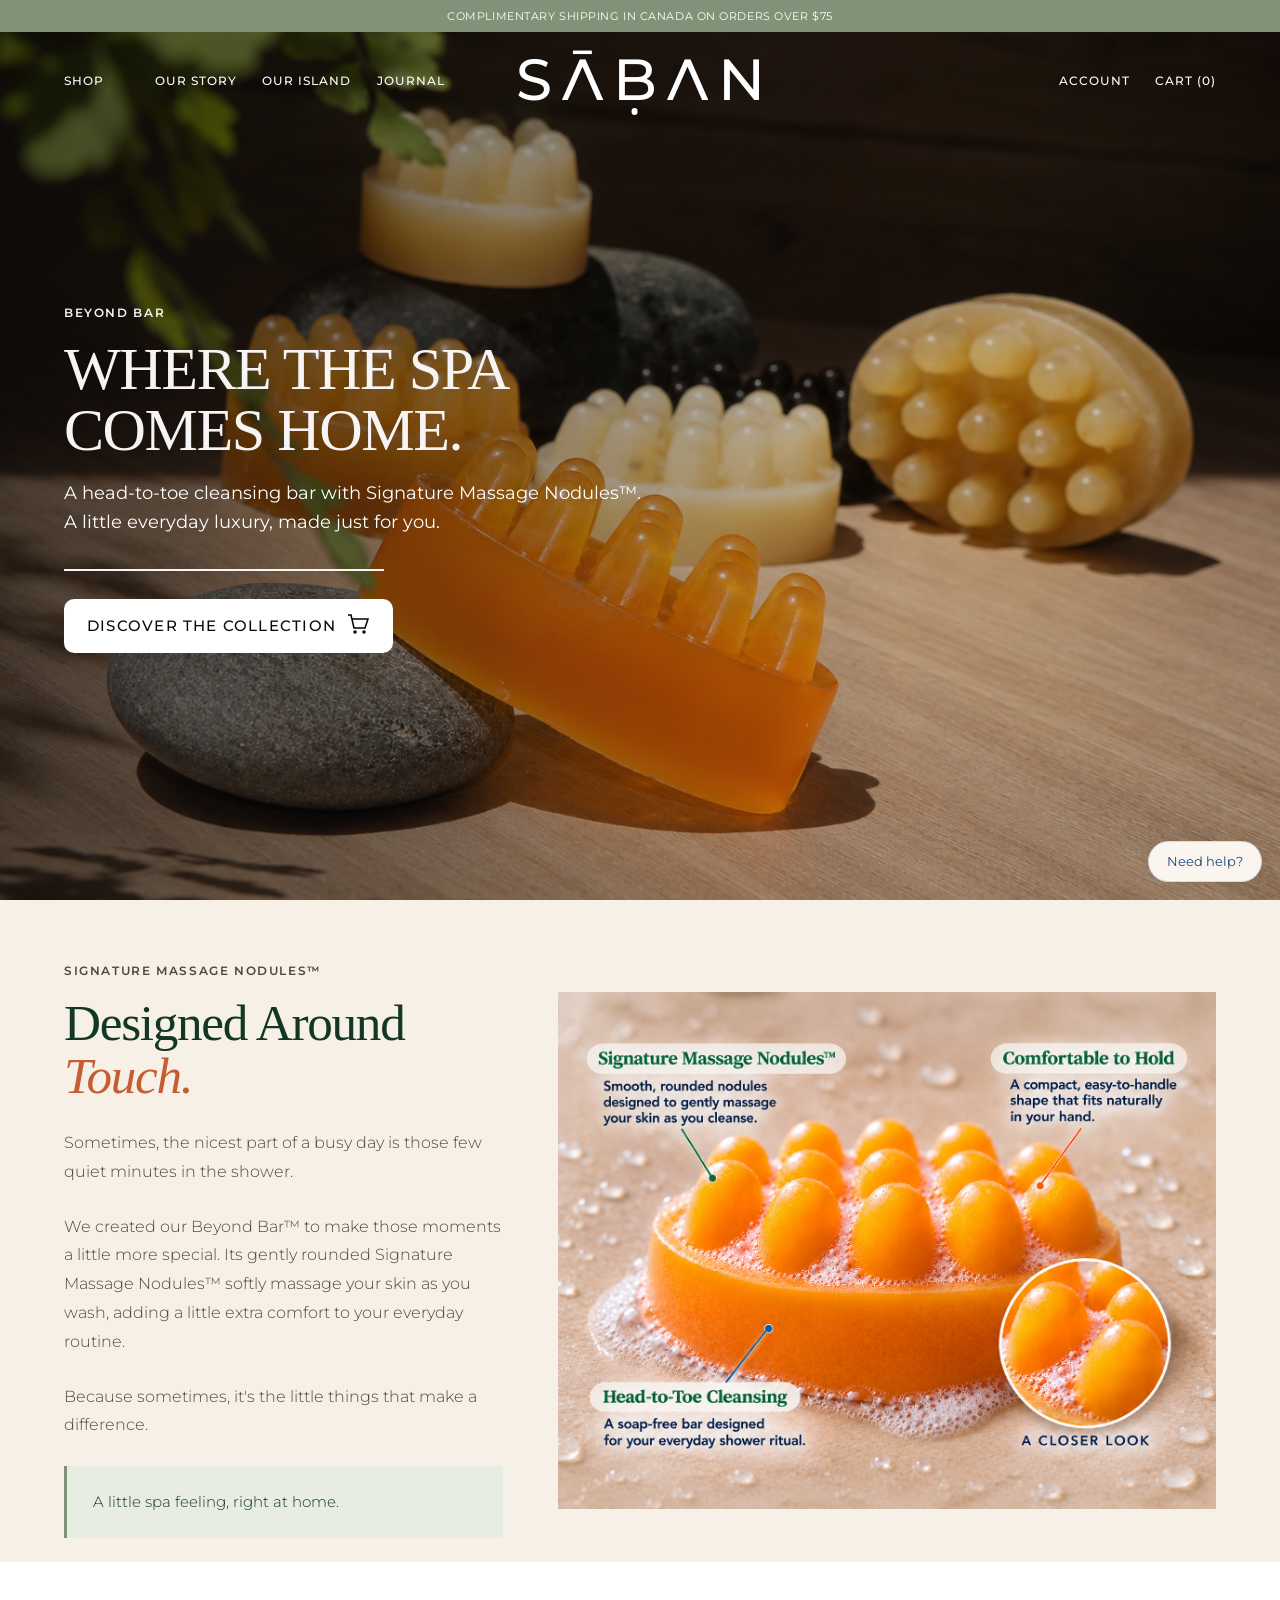
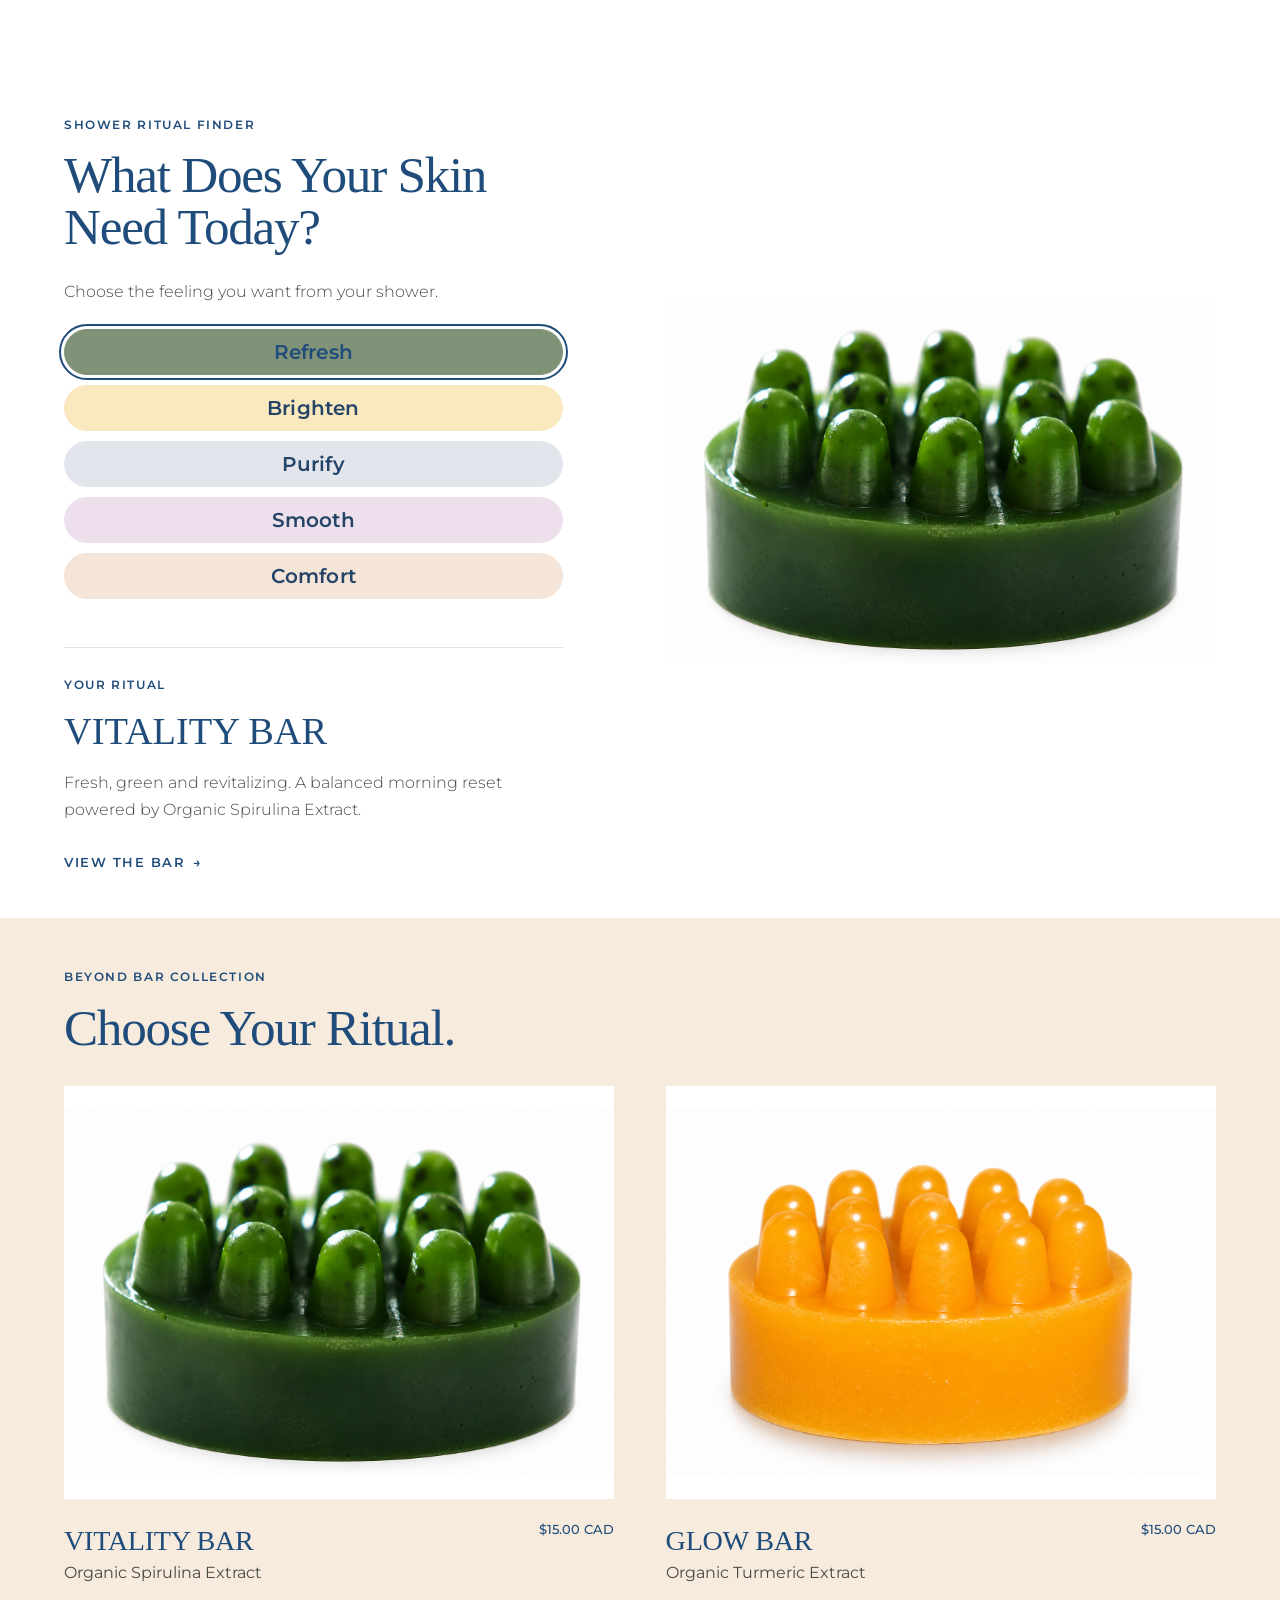
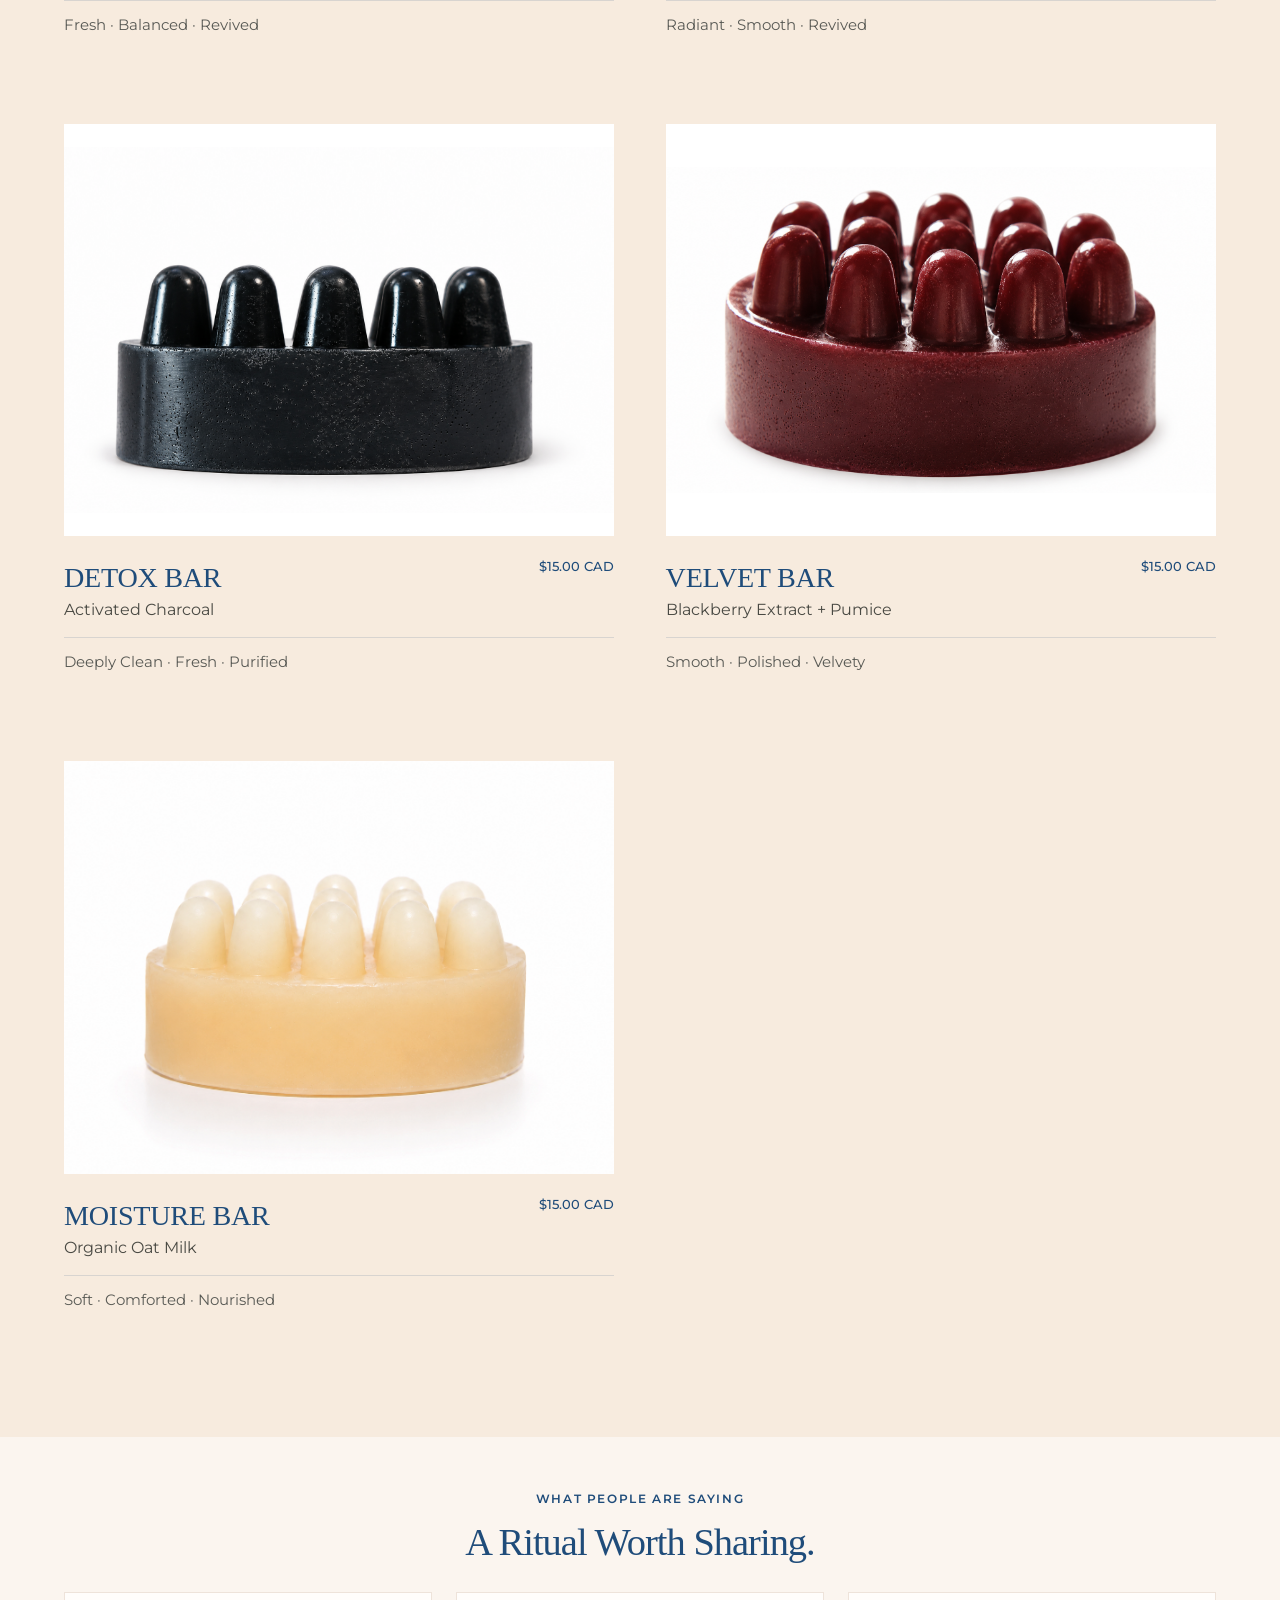
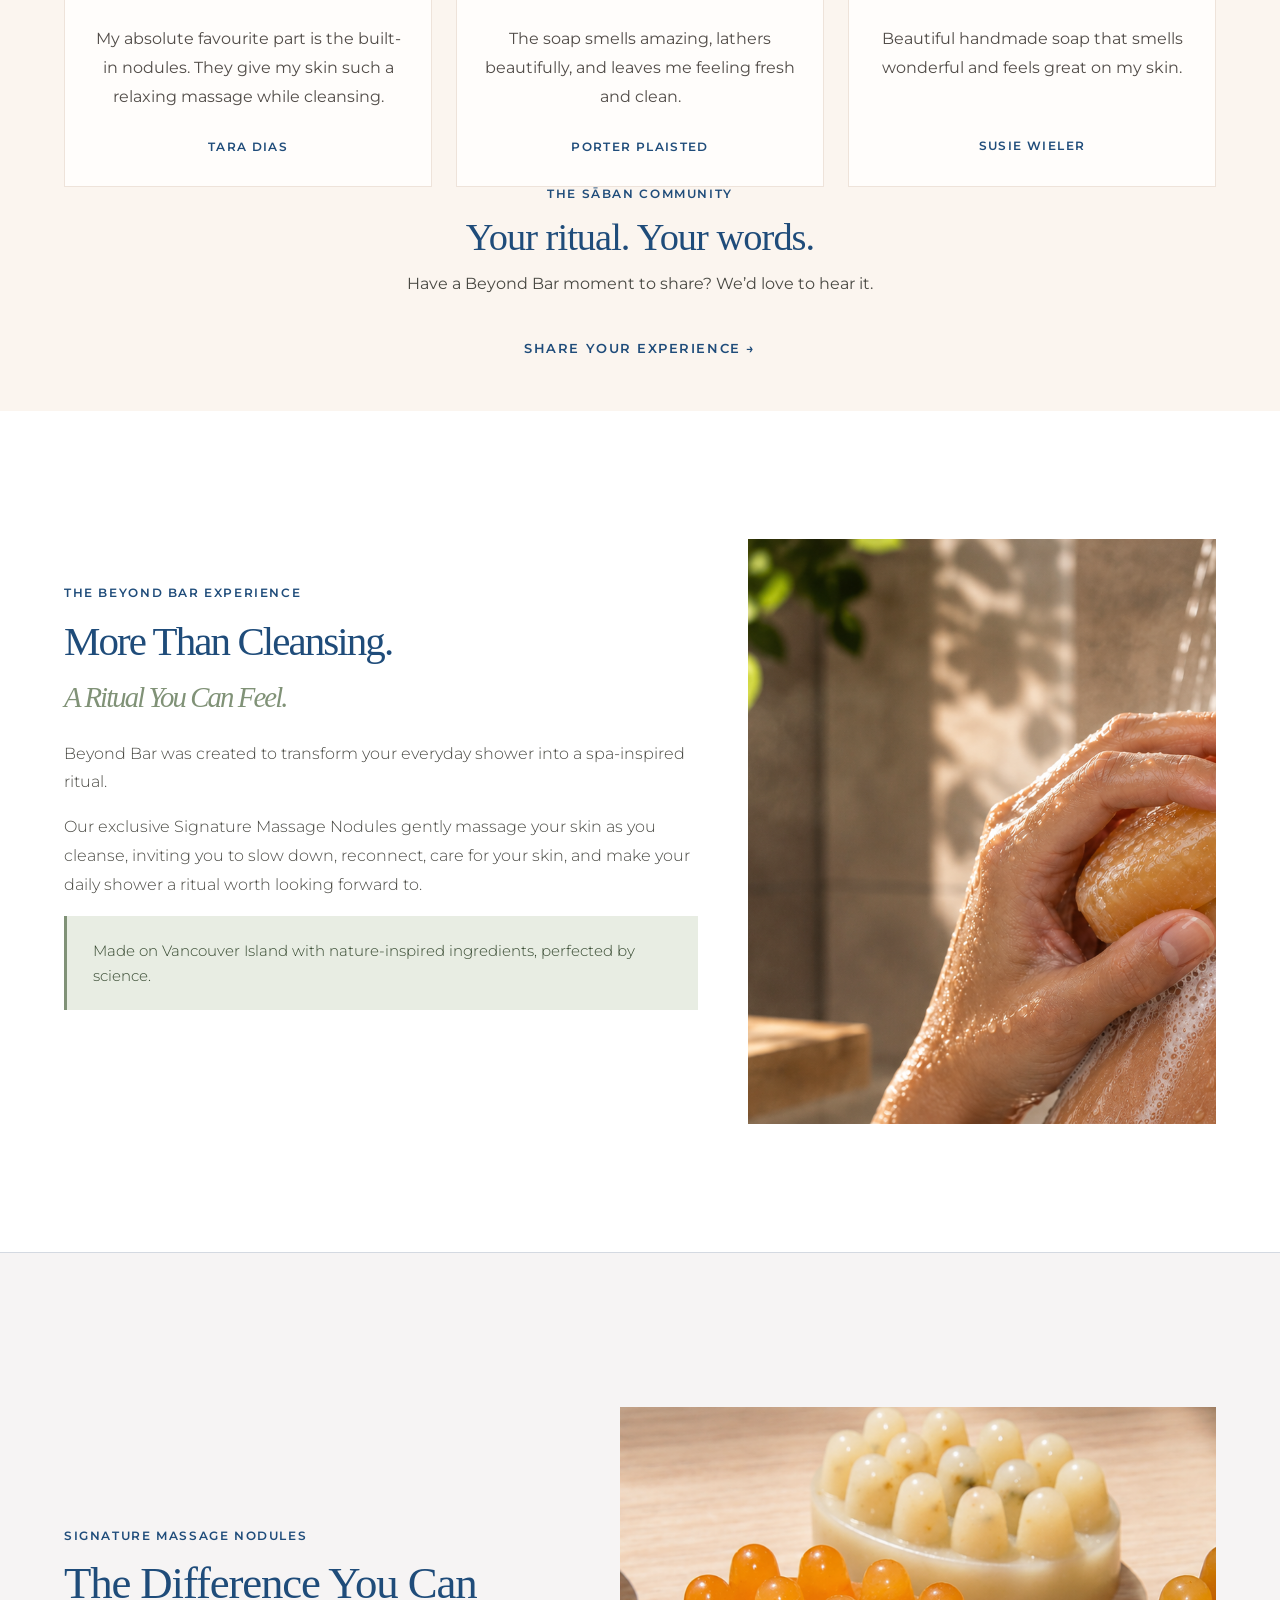
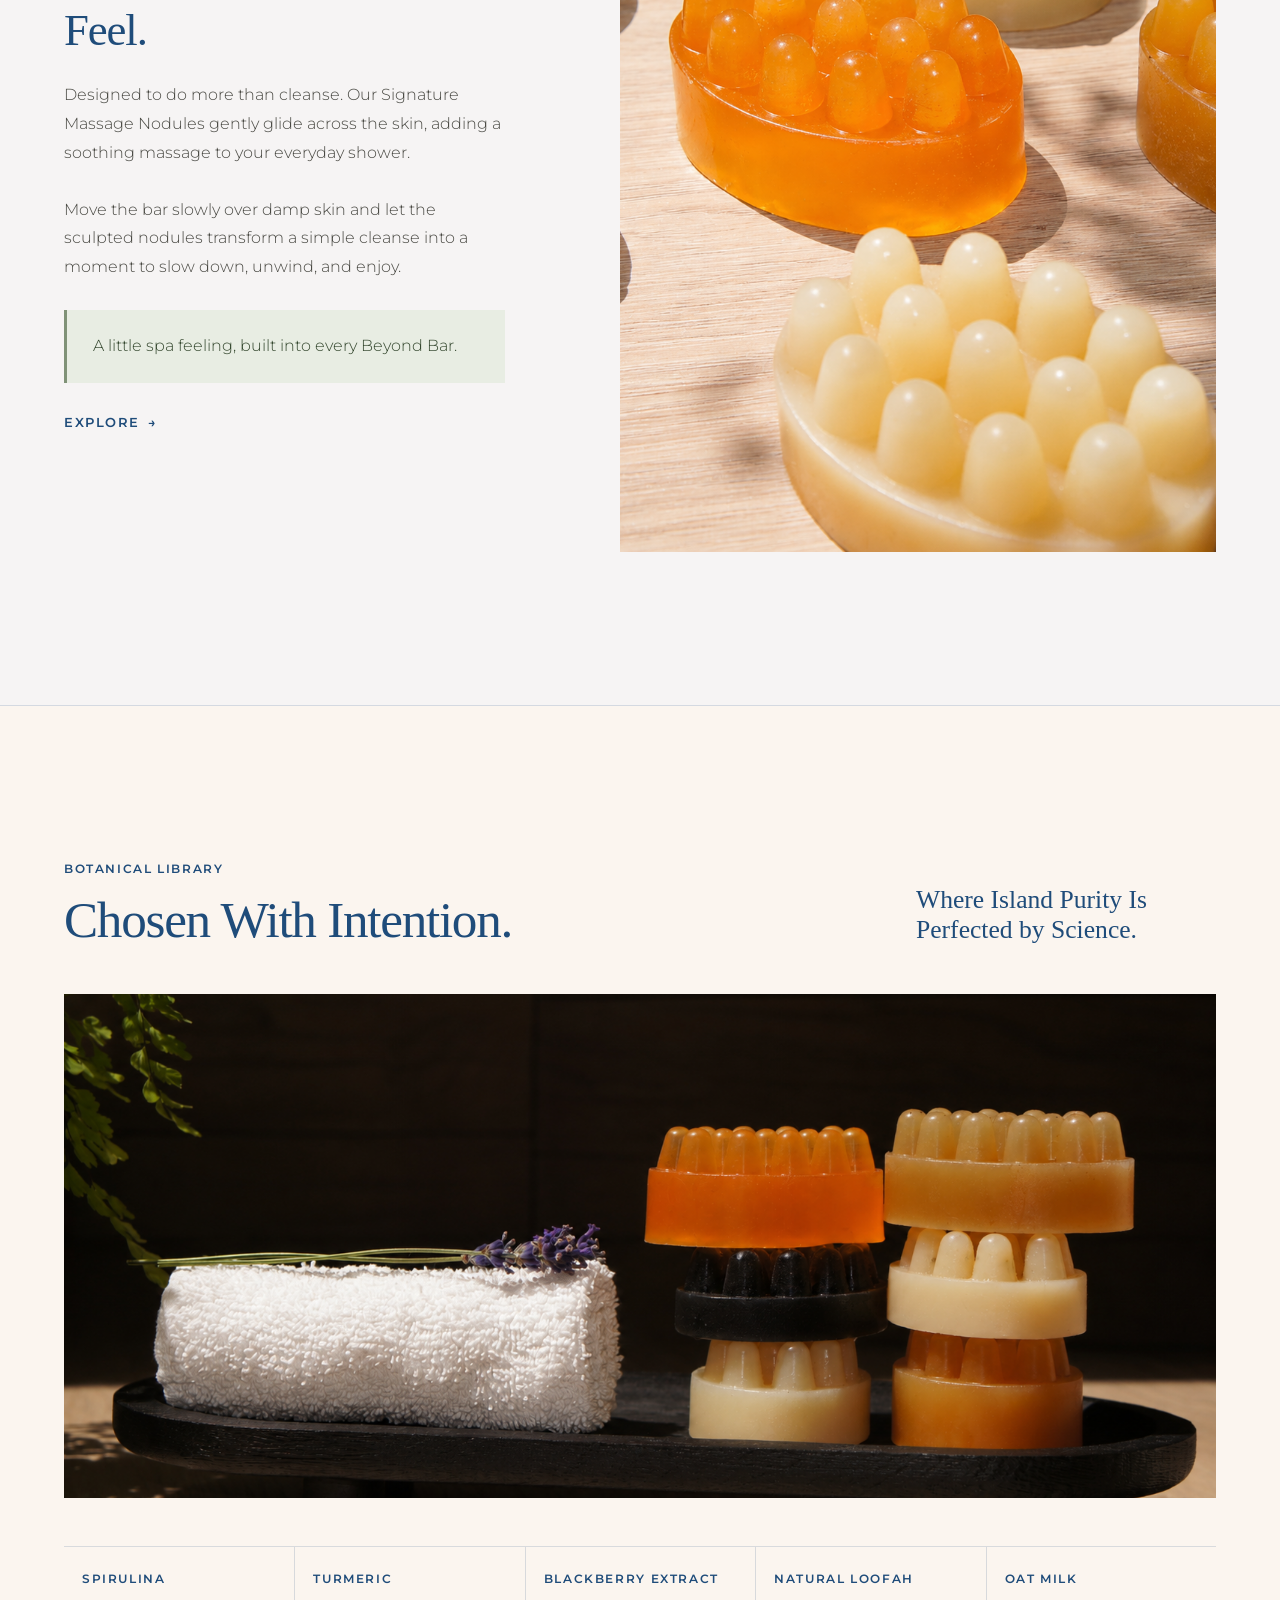
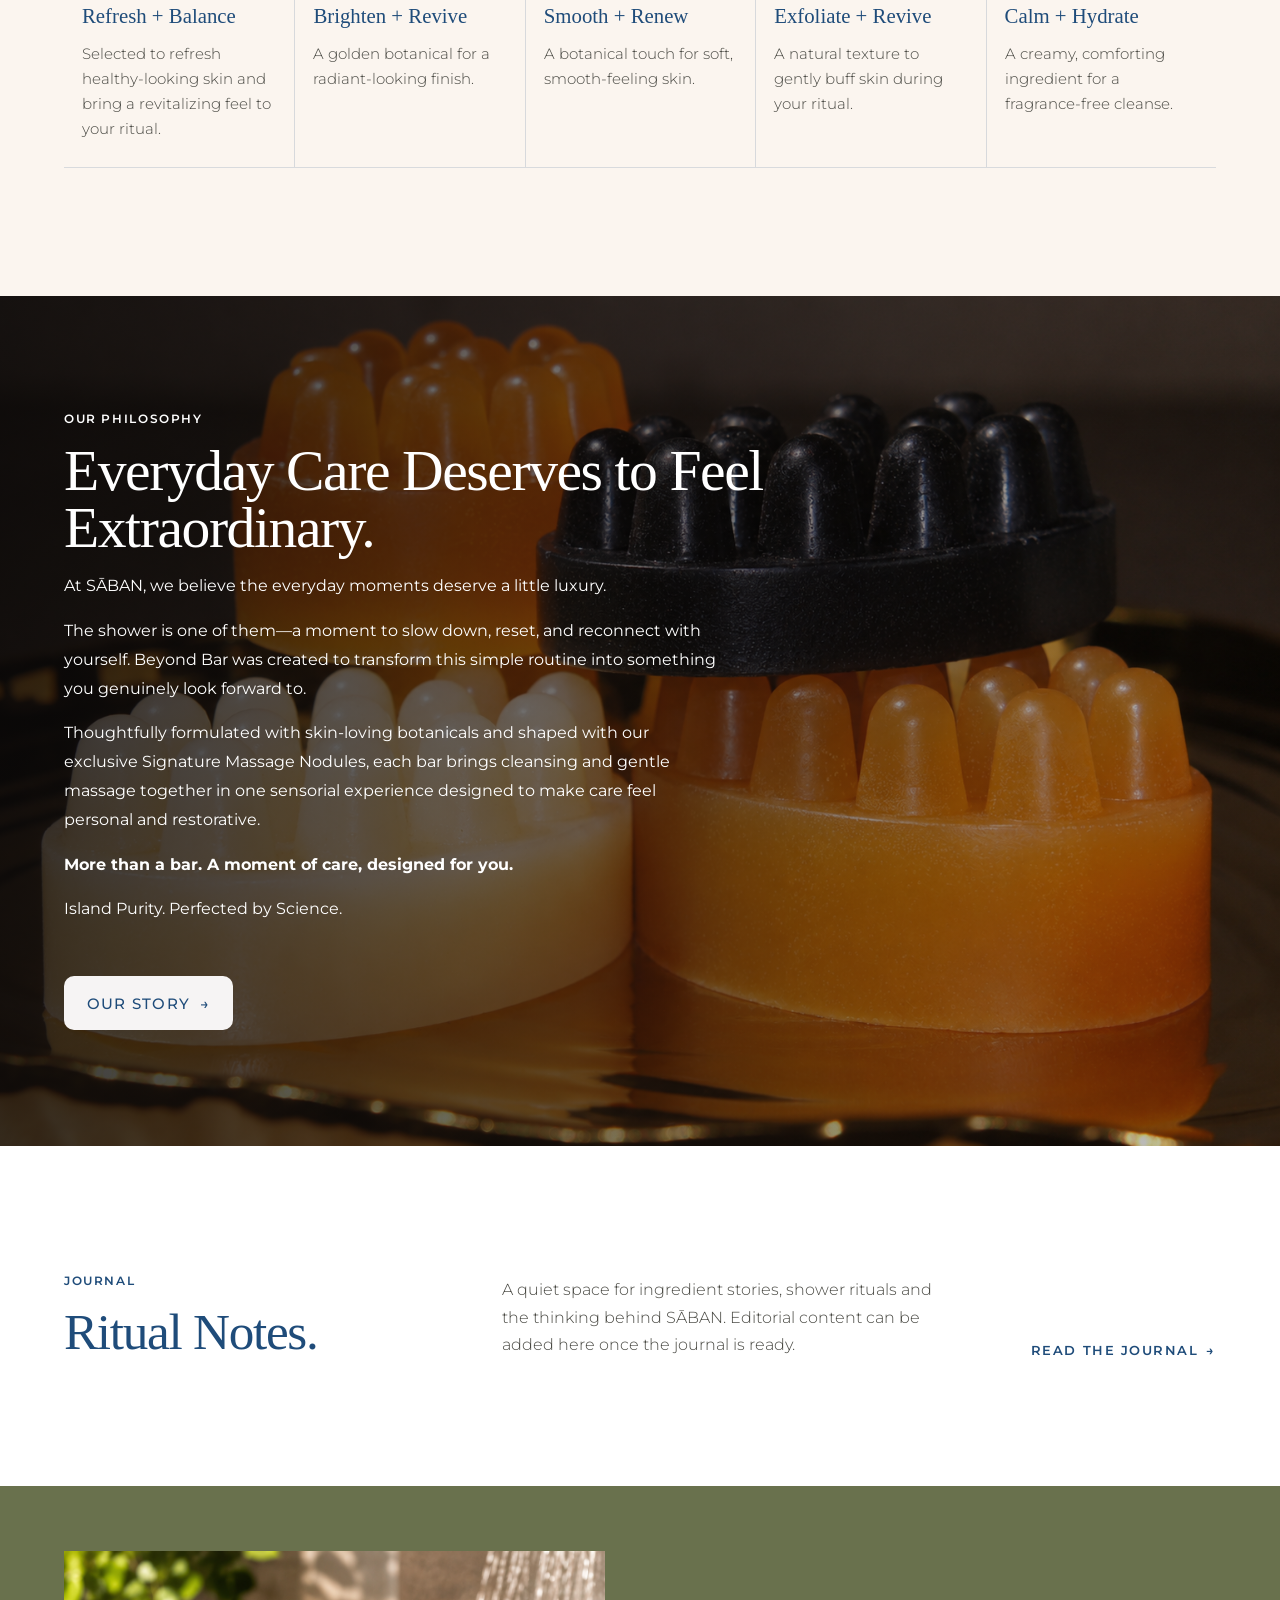
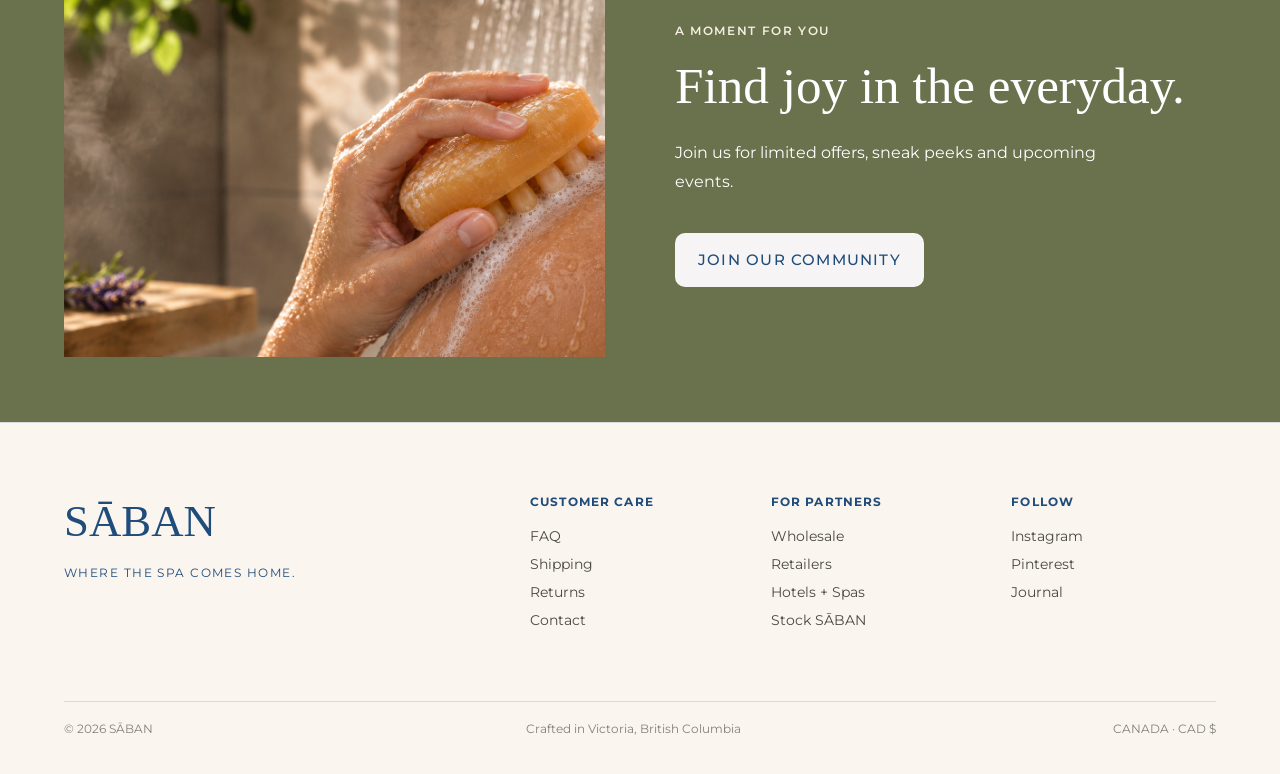
<file: index.html>
<!DOCTpeg  html>
<html lang="en">
 <head>
  <link rel="icon" type="image/png" href="/favicon.png">
  <meta charset="utf-8"/>
  <meta content="width=device-width, initial-scale=1.0" name="viewport"/>
<meta name="description" content="Discover our soap-free Beyond Bars™ with Signature Massage Nodules™. Handcrafted in beautiful Victoria, BC. Where the Spa Comes Home."/>
<title>SĀBAN | Luxury Head-to-Toe Cleansing Bars Made in Victoria, BC</title>
<link rel="canonical" href="https://saban.ca/"/>

<script type="application/ld+json">
{
  "@context": "https://schema.org",
  "@type": "WebSite",
  "name": "SĀBAN",
  "alternateName": "SABAN",
  "url": "https://saban.ca/"
}
</script>
  <link href="https://fonts.googleapis.com" rel="preconnect"/>
  <link crossorigin="" href="https://fonts.gstatic.com" rel="preconnect"/>
  <link href="https://fonts.googleapis.com/css2?family=Montserrat:wght@200;300;400;500;600&amp;display=swap" rel="stylesheet"/>
  <link href="style.css" rel="stylesheet"/>
 </head>
 <body>
  <a class="skip-link" href="#main-content">
   Skip to content
  </a>
  <!-- =========================
         HEADER
   ========================== -->
  <header class="site-header" data-site-header="">
   <div class="header-offer-container">
    <p class="header-offer">
     COMPLIMENTARY SHIPPING IN CANADA ON ORDERS OVER $75
    </p>
   </div>
   <div class="header-container">
    <button aria-controls="mobile-navigation" aria-expanded="false" aria-label="Open navigation" class="mobile-menu-button" data-menu-button="" type="button">
     <span>
     </span>
     <span>
     </span>
    </button>
    <nav aria-label="Main navigation" class="nav-left">
     <ul class="nav-list">
      <li>
       <a href="shop.html">
        SHOP
       </a>
      </li>
      <li>
       </a>
      </li>
      <li>
       <a href="about.html">
        OUR STORY
       </a>
      </li>
<li>
  <a href="our-island.html">
    OUR ISLAND
  </a>
</li>

      <li>
       <a href="#journal">
        JOURNAL
       </a>
      </li>
     </ul>
    </nav>
    <p class="header-title">
     <a aria-label="SĀBAN home" class="logo-link" href="#top">
      <span class="logo-s">
       S
      </span>
      <span class="logo-a1">
       Ʌ̄
      </span>
      <span class="logo-b b-dot">
       B
      </span>
      <span class="logo-a2">
       Ʌ
      </span>
      <span class="logo-n">
       N
      </span>
     </a>
    </p>
    <nav aria-label="Utility navigation" class="nav-right">
     <ul class="nav-list nav-utility">
      <li class="utility-desktop">
       </a>
      </li>
      <li class="utility-desktop">
       <a aria-label="Account" href="#">
        ACCOUNT
       </a>
      </li>
      <li>
       <a aria-label="Cart" href="#">
        CART
        <span aria-hidden="true">
         (0)
        </span>
       </a>
      </li>
     </ul>
    </nav>
   </div>
   <!-- MOBILE MENU -->
   <nav aria-label="Mobile navigation" class="mobile-navigation" data-mobile-navigation="" hidden="" id="mobile-navigation">
    <a href="shop.html">
     SHOP
    </a>
    <a href="#experience">
     EXPERIENCE
    </a>
    <a href="about.html">
     OUR STORY
    </a>    
<a href="our-island.html">
  OUR ISLAND
</a>

    <a href="#journal">
     JOURNAL
    </a>
    <a href="#">
     SEARCH
    </a>
    <a href="#">
     ACCOUNT
    </a>
   </nav>
  </header>
  <main id="main-content">
   <!-- =========================
             V1 HERO
             Intentionally kept close
             to the original design.
        ========================== -->
   <section aria-labelledby="hero-title" class="hero" id="top">
    <img alt="SĀBAN body cleansing bars" class="hero-image" fetchpriority="high" src="photos/photo-1.png"/>
    <div class="hero-content">
     <p class="eyebrow hero-eyebrow">
      BEYOND BAR
     </p>
     <h1 class="hero-copy-title" id="hero-title">
      WHERE THE SPA COMES HOME.
     </h1>
     
<p class="hero-description" style="color: #ffffff !important; font-size: 18px; line-height: 1.6; max-width: 650px;">

A head-to-toe cleansing bar with Signature Massage Nodules™.<br>
A little everyday luxury, made just for you.

</p>

     <hr class="hero-divider"/>
     <a class="button button-primary" href="shop.html">
      <span>
       DISCOVER THE COLLECTION
      </span>
      <img alt="" aria-hidden="true" class="cta-cart-icon" src="icons/cart.svg"/>
     </a>
    </div>
   </section>
   
   <!-- =========================
       PRODUCT PRINCIPLES
========================= -->


         
   <section class="about-nodules">
    <div class="section-shell about-nodules-grid">
     <div class="about-editorial-copy">
      <p class="eyebrow">
       SIGNATURE MASSAGE NODULES™
      </p>
      <h2 class="section-heading saban-touch-heading">
  <span>Designed Around</span>
  <span class="saban-touch-accent">Touch.</span>
</h2>
     
<p>
  Sometimes, the nicest part of a busy day is those few quiet minutes in the shower.
</p>

<p>
  We created our Beyond Bar™ to make those moments a little more special. Its gently rounded Signature Massage Nodules™ softly massage your skin as you wash, adding a little extra comfort to your everyday routine.
</p>

<p>
  Because sometimes, it's the little things that make a difference.
</p>

      
<p class="sage-note">
  A little spa feeling, right at home.
</p>

     </div>
     <figure class="about-editorial-image">
     <img alt="Close view of SĀBAN Signature Massage Nodules" loading="lazy" src="photos/saban-signature-nodules-natural-2026.png"/>
     </figure>
    </div>
  </section>
   <!-- =========================
             SHOWER RITUAL FINDER
        ========================== -->
   <section aria-labelledby="ritual-title" class="ritual-finder section" id="ritual-finder">
    <div class="section-shell ritual-grid">
     <div class="ritual-copy">
      <p class="feature-number">
      </p>
      <p class="eyebrow">
       SHOWER RITUAL FINDER
      </p>
      <h2 class="section-heading" id="ritual-title">
       What Does Your Skin Need Today?
      </h2>
      <p class="ritual-instruction">
       Choose the feeling you want from your shower.
      </p>
      <div aria-label="Choose a ritual goal" class="ritual-options" role="group">
       <button aria-pressed="true" class="is-active" data-ritual="refresh" type="button">
        Refresh
       </button>
       <button aria-pressed="false" data-ritual="brighten" type="button">
        Brighten
       </button>
       <button aria-pressed="false" data-ritual="purify" type="button">
        Purify
       </button>
       <button aria-pressed="false" data-ritual="smooth" type="button">
        Smooth
       </button>
       <button aria-pressed="false" data-ritual="comfort" type="button">
        Comfort
       </button>
      </div>
      <div aria-live="polite" class="ritual-result">
       <p class="eyebrow">
        YOUR RITUAL
       </p>
       <h3 data-ritual-name="">
        VITALITY BAR
       </h3>
       <p data-ritual-copy="">
        Fresh, green and revitalizing.
                            A balanced morning reset powered by
                            Organic Spirulina Extract.
       </p>
       <a class="text-link" data-ritual-link="" href="vitality.html">
        VIEW THE BAR
        <span aria-hidden="true">
         →
        </span>
       </a>
      </div>
     </div>
     <figure class="ritual-media">
      <img alt="Vitality Bar" data-ritual-image="" loading="lazy" src="photos/Vitality bar.png"/>
     </figure>
    </div>
   </section>

<section aria-labelledby="collection-title" class="collection section" id="collection">
    <div class="section-shell">
     <p class="feature-number">
     </p>
     <div class="section-heading-row">
      <div>
       <p class="eyebrow">
        BEYOND BAR COLLECTION
       </p>
       <h2 class="section-heading" id="collection-title">
        Choose Your Ritual.
       </h2>
      </div>
      
     </div>
     <div class="product-grid">
      <!-- VITALITY -->
      <article class="product-card" id="vitality">
       <a aria-label="View Vitality Bar" class="product-image-link" href="vitality.html">
        <img alt="Vitality Bar with Signature Massage Nodules" loading="lazy" src="photos/Vitality bar.png"/>
       </a>
       <div class="product-card-copy">
        <div>
         <h3>
          <a href="vitality.html">
           VITALITY BAR
          </a>
         </h3>
         <p>
          Organic Spirulina Extract
         </p>
        </div>
        <p class="product-price">
         $15.00 CAD
        </p>
       </div>
       <p class="product-feel">
        Fresh · Balanced · Revived
       </p>
       </ul>
      </article>
      <!-- GLOW -->
      <article class="product-card" id="glow">
       <a aria-label="View Glow Bar" class="product-image-link" href="glow.html">
       <img alt="Glow Bar with Signature Massage Nodules" loading="lazy" src="photos/Glossy Orange Massage Soap Bar.png"/>
       </a>
       <div class="product-card-copy">
        <div>
         <h3>
          <a href="glow.html">
           GLOW BAR
          </a>
         </h3>
         <p>
          Organic Turmeric Extract
         </p>
        </div>
        <p class="product-price">
         $15.00 CAD
        </p>
       </div>
       <p class="product-feel">
        Radiant · Smooth · Revived
       </p>
      </article>
      <!-- DETOX -->
      <article class="product-card" id="detox">
       <a aria-label="View Detox Bar" class="product-image-link" href="detox.html">
        <img alt="Detox Bar with Signature Massage Nodules" loading="lazy" src="photos/Detox.png"/>
       </a>
       <div class="product-card-copy">
        <div>
         <h3>
          <a href="detox.html">
           DETOX BAR
          </a>
         </h3>
         <p>
          Activated Charcoal
         </p>
        </div>
        <p class="product-price">
         $15.00 CAD
        </p>
       </div>
       <p class="product-feel">
        Deeply Clean · Fresh · Purified
       </p>
      </article>
      <!-- VELVET -->
      <article class="product-card" id="velvet">
       <a aria-label="View Velvet Bar" class="product-image-link" href="velvet.html">
        <img alt="Velvet Bar with Signature Massage Nodules" loading="lazy" src="photos/Velvet Soap Bar.png"/>
       </a>
       <div class="product-card-copy">
        <div>
         <h3>
          <a href="velvet.html">
           VELVET BAR
          </a>
         </h3>
         <p>
          Blackberry Extract + Pumice
         </p>
        </div>
        <p class="product-price">
         $15.00 CAD
        </p>
       </div>
       <p class="product-feel">
        Smooth · Polished · Velvety
       </p>
      </article>
      <!-- MOISTURE -->
      <article class="product-card" id="moisture">
       <a aria-label="View Moisture Bar" class="product-image-link" href="moisture.html">
        <img alt="Moisture Bar with Signature Massage Nodules" loading="lazy" src="photos/soap5.png"/>
       </a>
       <div class="product-card-copy">
        <div>
         <h3>
          <a href="moisture.html">
           MOISTURE BAR
          </a>
         </h3>
         <p>
          Organic Oat Milk
         </p>
        </div>
        <p class="product-price">
         $15.00 CAD
        </p>
       </div>
       <p class="product-feel">
        Soft · Comforted · Nourished
       </p>
      </article>
     </div>
    </div>
   </section>
   <section aria-labelledby="testimonials-title" class="testimonials section">
  
    <div class="section-shell">
         <p class="eyebrow">WHAT PEOPLE ARE SAYING</p>

         <h2 class="section-heading">
              A Ritual Worth Sharing.
         </h2>

         <div class="testimonials-grid">

              <article class="testimonial-card">
                   <p class="testimonial-quote">
                        My absolute favourite part is the built-in nodules. They give my skin such a relaxing massage while cleansing.
                   </p>

                   <p class="testimonial-author">
                        Tara Dias
                   </p>
              </article>

              <article class="testimonial-card">
                   <p class="testimonial-quote">
                        The soap smells amazing, lathers beautifully, and leaves me feeling fresh and clean.
                   </p>

                   <p class="testimonial-author">
                       Porter PlaisTed
                   </p>
              </article>

              <article class="testimonial-card">
                   <p class="testimonial-quote">
                        Beautiful handmade soap that smells wonderful and feels great on my skin.
                   </p>

                   <p class="testimonial-author">
                        <br> <br> Susie Wieler
                   </p>
              </article>

         </div>
    </div>
    
    <div class="section-shell">
     <p class="eyebrow">
      THE SĀBAN COMMUNITY
     </p>
     <h2 class="section-heading" id="testimonials-title">
      Your ritual. Your words.
     </h2>
     <div data-testimonials="">
     </div>
     <p data-review-invitation="">
      Have a Beyond Bar moment to share? We’d love to hear it.
     </p>
     <a class="text-link" href="contact.html">
      SHARE YOUR EXPERIENCE →
     </a>
    </div>
   </section>
   <!-- =========================
             THE EXPERIENCE
        ========================== -->
   <section aria-labelledby="experience-title" class="experience-intro section" id="experience">
    <div class="section-shell experience-intro-grid">
     <div class="experience-copy">
      <p class="eyebrow">
       THE BEYOND BAR EXPERIENCE
      </p>
      <h2 class="display-heading" id="experience-title">
       <span class="experience-title-main">
        More Than Cleansing.
       </span>
       <span class="experience-title-sub">
        A Ritual You Can Feel.
       </span>
      </h2>
      <div class="lead-copy">
       <p>
        Beyond Bar was created to transform your everyday shower into a spa-inspired ritual.
       </p>
       <p>
        Our exclusive Signature Massage Nodules gently massage your skin as you cleanse, inviting you to slow down, reconnect, care for your skin, and make your daily shower a ritual worth looking forward to.
       </p>
       <p class="sage-note">
        Made on Vancouver Island with nature-inspired ingredients, perfected by science.
       </p>
      </div>
       <span aria-hidden="true">
       </span>
      </a>
     </div>
     <figure class="editorial-media experience-intro-media">
      <img alt="SĀBAN Beyond Bar collection arranged in warm natural light" loading="lazy" src="photos/shower-ritual.png"/>
     </figure>
    </div>
   </section>
   <!-- =========================
             EXPERIENCE DETAILS
        ========================== -->
   <section aria-label="SĀBAN experience features" class="experience-details" id="experience-details">
    <!-- 01 -->
    <!-- 02 -->
    <article class="feature-row section-shell">
     <div class="feature-copy">
      <p class="eyebrow">
       SIGNATURE MASSAGE NODULES
      </p>
      <h2 class="feature-heading">
       The Difference You Can Feel.
      </h2>
      <p>
       Designed to do more than cleanse. Our Signature Massage Nodules gently glide across the skin, adding a soothing massage to your everyday shower.
      </p>
      <p>
       Move the bar slowly over damp skin and let the sculpted nodules transform a simple cleanse into a moment to slow down, unwind, and enjoy.
      </p>
      <p class="sage-note">
       A little spa feeling, built into every Beyond Bar.
      </p>
      <a class="text-link" href="about.html">
       EXPLORE
       <span aria-hidden="true">
        →
       </span>
      </a>
     </div>
     <figure class="editorial-media" id="nodules">
      <img alt="Overhead view of SĀBAN bars showing the Signature Massage Nodules" loading="lazy" src="photos/nodules-collection.png"/>
     </figure>
    </article>
   </section>
   <!-- =========================
             COLLECTION
        ========================== -->
   
   
   <!-- =========================
             BOTANICAL LIBRARY
        ========================== -->
   <section aria-labelledby="botanical-title" class="botanical section" id="botanical-library">
    <div class="section-shell">
     <div class="botanical-heading">
      <div>
       <p class="feature-number">
       </p>
       <p class="eyebrow">
        BOTANICAL LIBRARY
       </p>
       <h2 class="section-heading" id="botanical-title">
        Chosen With Intention.
       </h2>
      </div>
      <p class="botanical-aside">
       Where Island Purity Is Perfected by Science.
      </p>
     </div>
     <!--
                    Replace this with dedicated botanical
                    photography later if/when available.
                -->
     <figure class="botanical-media">
      <img alt="SĀBAN Beyond Bar collection photographed from above" loading="lazy" src="photos/photo-2.png"/>
     </figure>
     <div class="botanical-grid">
      <article>
       <p class="eyebrow">
        Spirulina
       </p>
       <h3>
        Refresh + Balance
       </h3>
       <p>
        Selected to refresh healthy-looking skin and bring a revitalizing feel to your ritual.
       </p>
      </article>
      <article>
       <p class="eyebrow">
        Turmeric
       </p>
       <h3>
        Brighten + Revive
       </h3>
       <p>
        A golden botanical for a radiant-looking finish.
       </p>
      </article>
      <article>
       <p class="eyebrow">
        Blackberry Extract
       </p>
       <h3>
        Smooth + Renew
       </h3>
       <p>
        A botanical touch for soft, smooth-feeling skin.
       </p>
      </article>
      <article>
       <p class="eyebrow">
        Natural Loofah
       </p>
       <h3>
        Exfoliate + Revive
       </h3>
       <p>
        A natural texture to gently buff skin during your ritual.
       </p>
      </article>
      <article>
       <p class="eyebrow">
        Oat Milk
       </p>
       <h3>
        Calm + Hydrate
       </h3>
       <p>
        A creamy, comforting ingredient for a fragrance-free cleanse.
       </p>
      </article>
     </div>
    </div>
   </section>
   <!-- =========================
             OUR STORY
        ========================== -->
   <section aria-labelledby="story-title" class="story" id="story">
    <img alt="SĀBAN spa-inspired brand atmosphere" class="story-image" loading="lazy" src="photos/collection-story.png"/>
    <div class="story-overlay">
    </div>
    <div class="section-shell story-content">
     <p class="eyebrow">
      OUR PHILOSOPHY
     </p>
     <h2 class="story-title" id="story-title">
      Everyday Care Deserves to Feel Extraordinary.
     </h2>
     <div class="story-copy">
      <p>
       At SĀBAN, we believe the everyday moments deserve a little luxury.
      </p>
      <p>
       The shower is one of them—a moment to slow down, reset, and reconnect with yourself. Beyond Bar was created to transform this simple routine into something you genuinely look forward to.
      </p>
      <p>
       Thoughtfully formulated with skin-loving botanicals and shaped with our exclusive Signature Massage Nodules, each bar brings cleansing and gentle massage together in one sensorial experience designed to make care feel personal and restorative.
      </p>
      <p>
       <strong>
        More than a bar. A moment of care, designed for you.
       </strong>
      </p>
      <p>
       Island Purity. Perfected by Science.
      </p>
     </div>
     <a class="button button-light" href="about.html">
      OUR STORY
      <span aria-hidden="true">
       →
      </span>
     </a>
    </div>
   </section>
   <!-- =========================
             JOURNAL
        ========================== -->
   <section aria-labelledby="journal-title" class="journal section" id="journal">
    <div class="section-shell journal-grid">
     <div>
      <p class="eyebrow">
       JOURNAL
      </p>
      <h2 class="section-heading" id="journal-title">
       Ritual Notes.
      </h2>
     </div>
     <p>
      A quiet space for ingredient stories,
                    shower rituals and the thinking behind SĀBAN.
                    Editorial content can be added here once
                    the journal is ready.
     </p>
     <a class="text-link" href="#">
      READ THE JOURNAL
      <span aria-hidden="true">
       →
      </span>
     </a>
    </div>
   </section>
  </main>
  <!-- =========================
         FOOTER
    ========================== -->
  <section class="community-banner">
   <div class="section-shell community-grid">
    <img alt="Beyond Bar as part of a relaxing shower ritual" loading="lazy" src="photos/shower-ritual.png"/>
    <div>
     <p class="eyebrow">
      A MOMENT FOR YOU
     </p>
     <h2>
      Find joy in the everyday.
     </h2>
     <p>
      Join us for limited offers, sneak peeks and upcoming events.
     </p>
     <button class="button button-light" data-open-community="" type="button">
      JOIN OUR COMMUNITY
     </button>
    </div>
   </div>
  </section>
  <footer class="site-footer">
   <div class="section-shell footer-top">
    <div class="footer-brand">
     <a aria-label="SĀBAN home" class="footer-logo" href="#top">
      SĀBAN
     </a>
     <p>
      WHERE THE SPA COMES HOME.
     </p>
    </div>
    <div class="footer-groups">
     <div>
      <h2>
       CUSTOMER CARE
      </h2>
      <a href="faq.html">
       FAQ
      </a>
      <a href="shipping.html#shipping">
       Shipping
      </a>
      <a href="shipping.html#returns">
       Returns
      </a>
      <a href="contact.html">
       Contact
      </a>
     </div>
     <div>
      <h2>
       FOR PARTNERS
      </h2>
      <a href="contact.html">
       Wholesale
      </a>
      <a href="contact.html">
       Retailers
      </a>
      <a href="contact.html">
       Hotels + Spas
      </a>
      <a href="contact.html">
       Stock SĀBAN
      </a>
     </div>
     <div>
      <h2>
       FOLLOW
      </h2>
      <a href="#">
       Instagram
      </a>
      <a href="#">
       Pinterest
      </a>
      <a href="#journal">
       Journal
      </a>
     </div>
    </div>
   </div>
   <div class="section-shell footer-bottom">
    <p>
     ©
     <span data-year="">
     </span>
     SĀBAN
    </p>
    <p>
     Crafted in Victoria, British Columbia
    </p>
    <p>
     CANADA · CAD $
     <span class="payment-methods" data-payment-methods="" hidden="">
     </span>
    </p>
   </div>
  </footer>
  <script src="config.js">
  </script>
  <script defer="" src="script.js">
  </script>
  <dialog aria-labelledby="community-title" class="community-dialog">
   <button aria-label="Close community signup" class="dialog-close" type="button">
    ×
   </button>
   <div class="community-dialog-copy">
    <p class="eyebrow">
     SĀBAN
    </p>
    <h2 id="community-title">
     Join Our Community
    </h2>
    <p>
     Sign up for limited offers, sneak peeks and upcoming events.
    </p>
    <form data-newsletter="">
     <label for="newsletter-email">
      Email address
     </label>
     <input autocomplete="email" id="newsletter-email" name="email" placeholder="Email" required="" type="email"/>
     <label class="consent">
      <input name="consent" required="" type="checkbox"/>
      I agree to receive SĀBAN emails. I can unsubscribe at any time.
     </label>
     <button class="button button-light" type="submit">
      SUBSCRIBE
     </button>
     <p data-newsletter-status="" role="status">
     </p>
    </form>
   </div>
  </dialog>
  <a aria-label="Contact SĀBAN for help" class="help-bubble" href="contact.html">
   Need help?
  </a>
 </body>
</html>
</file>
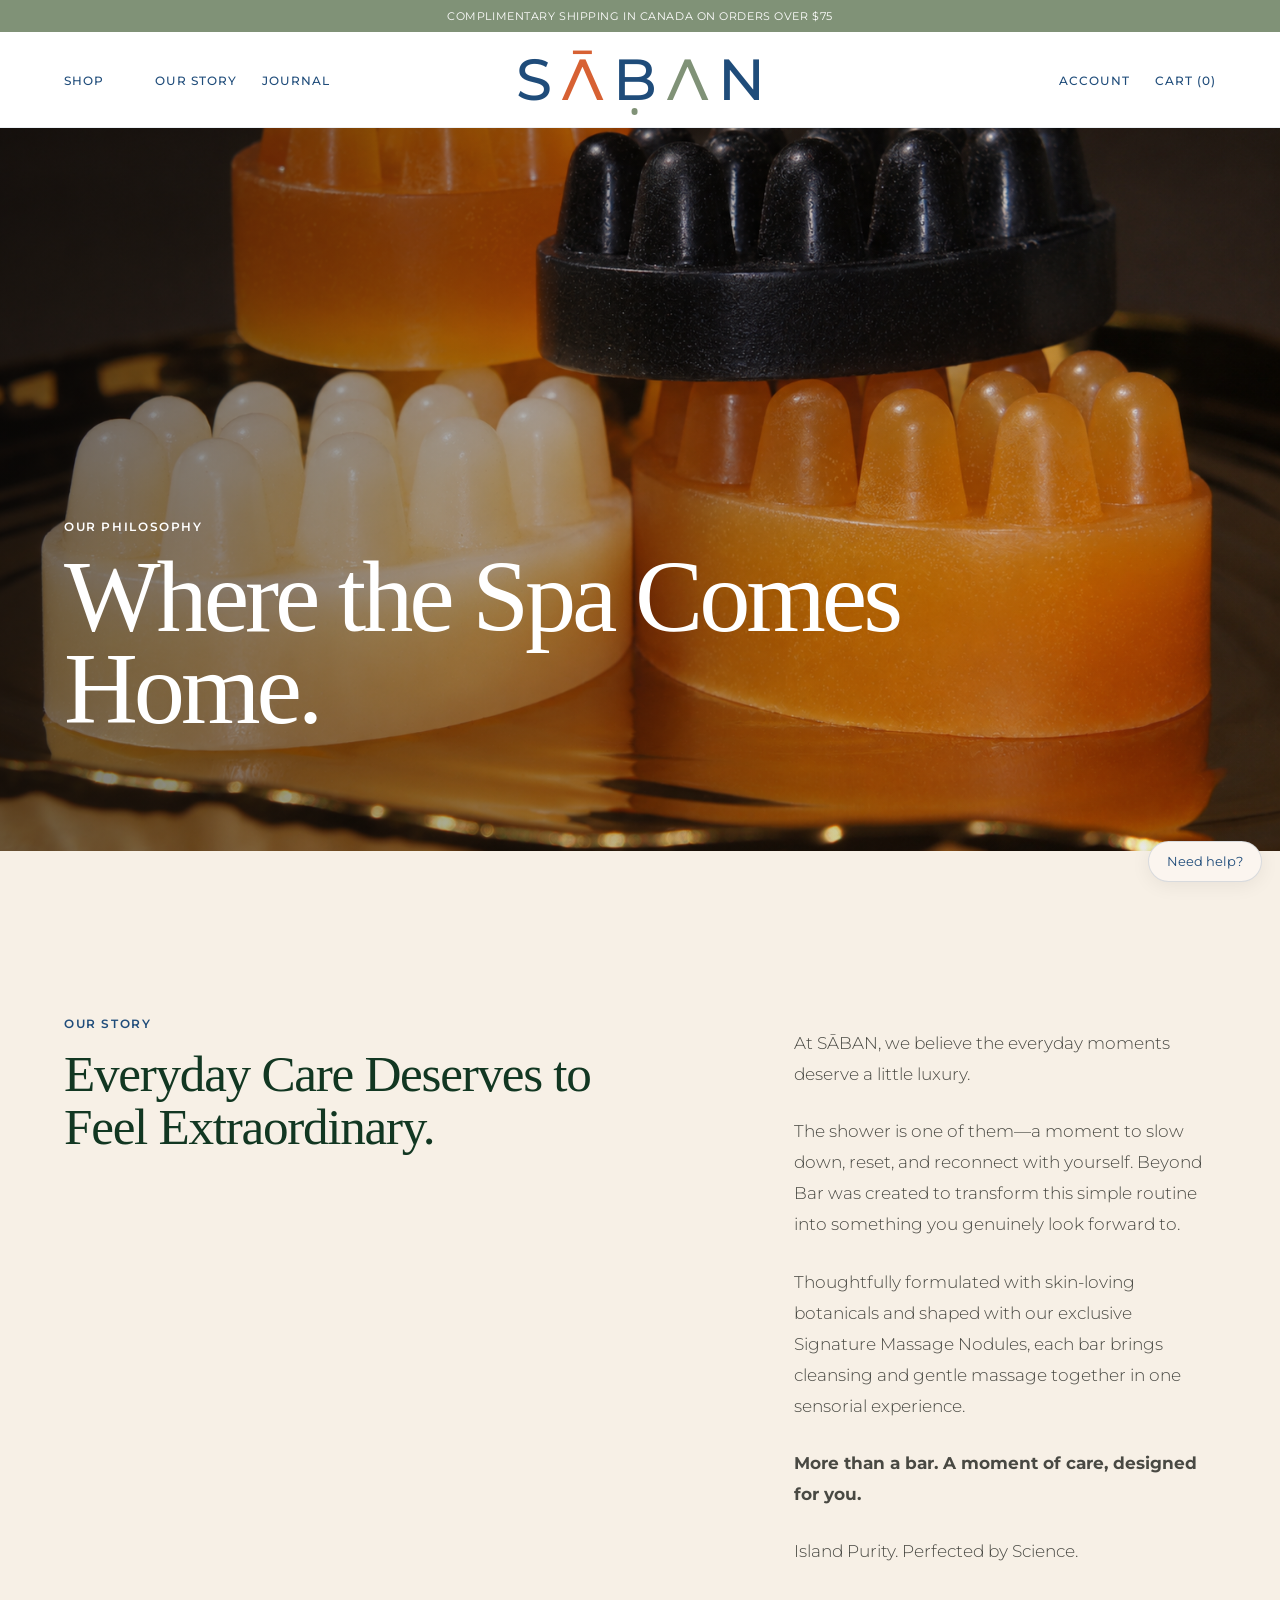
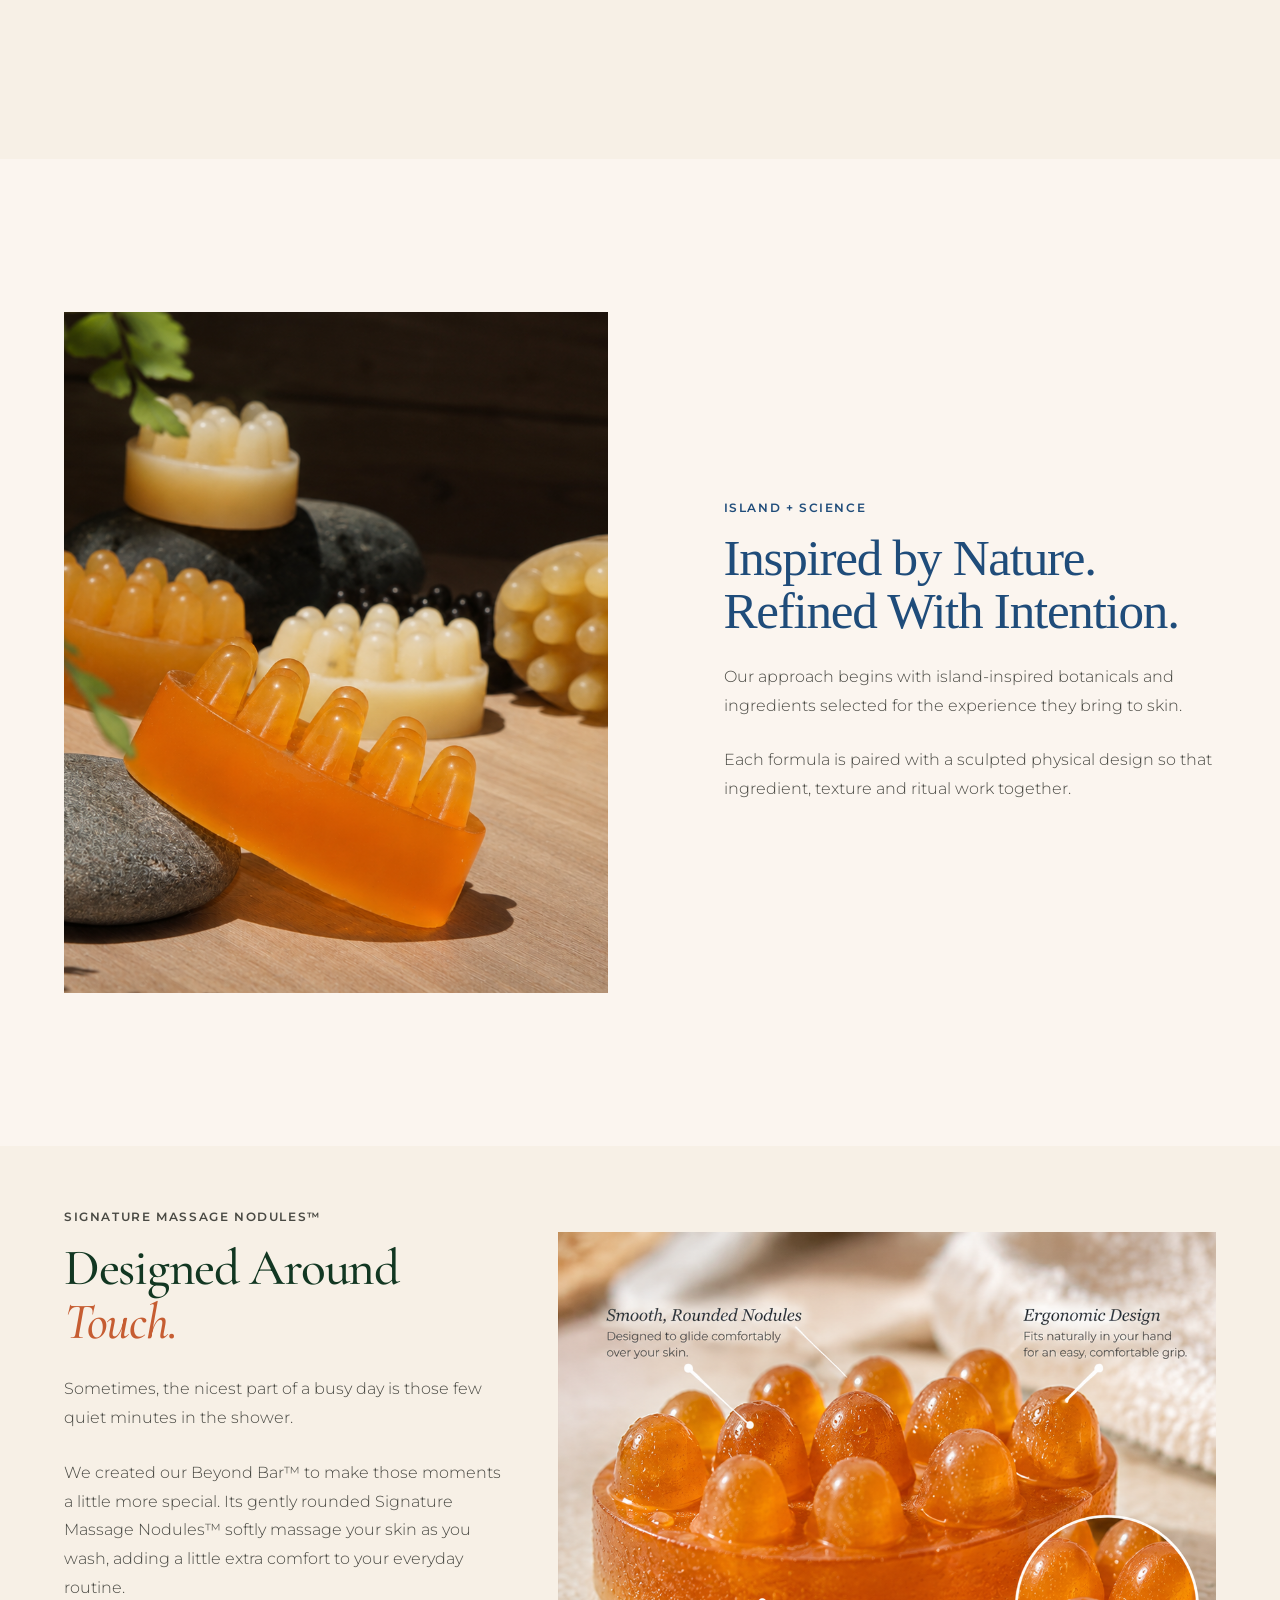
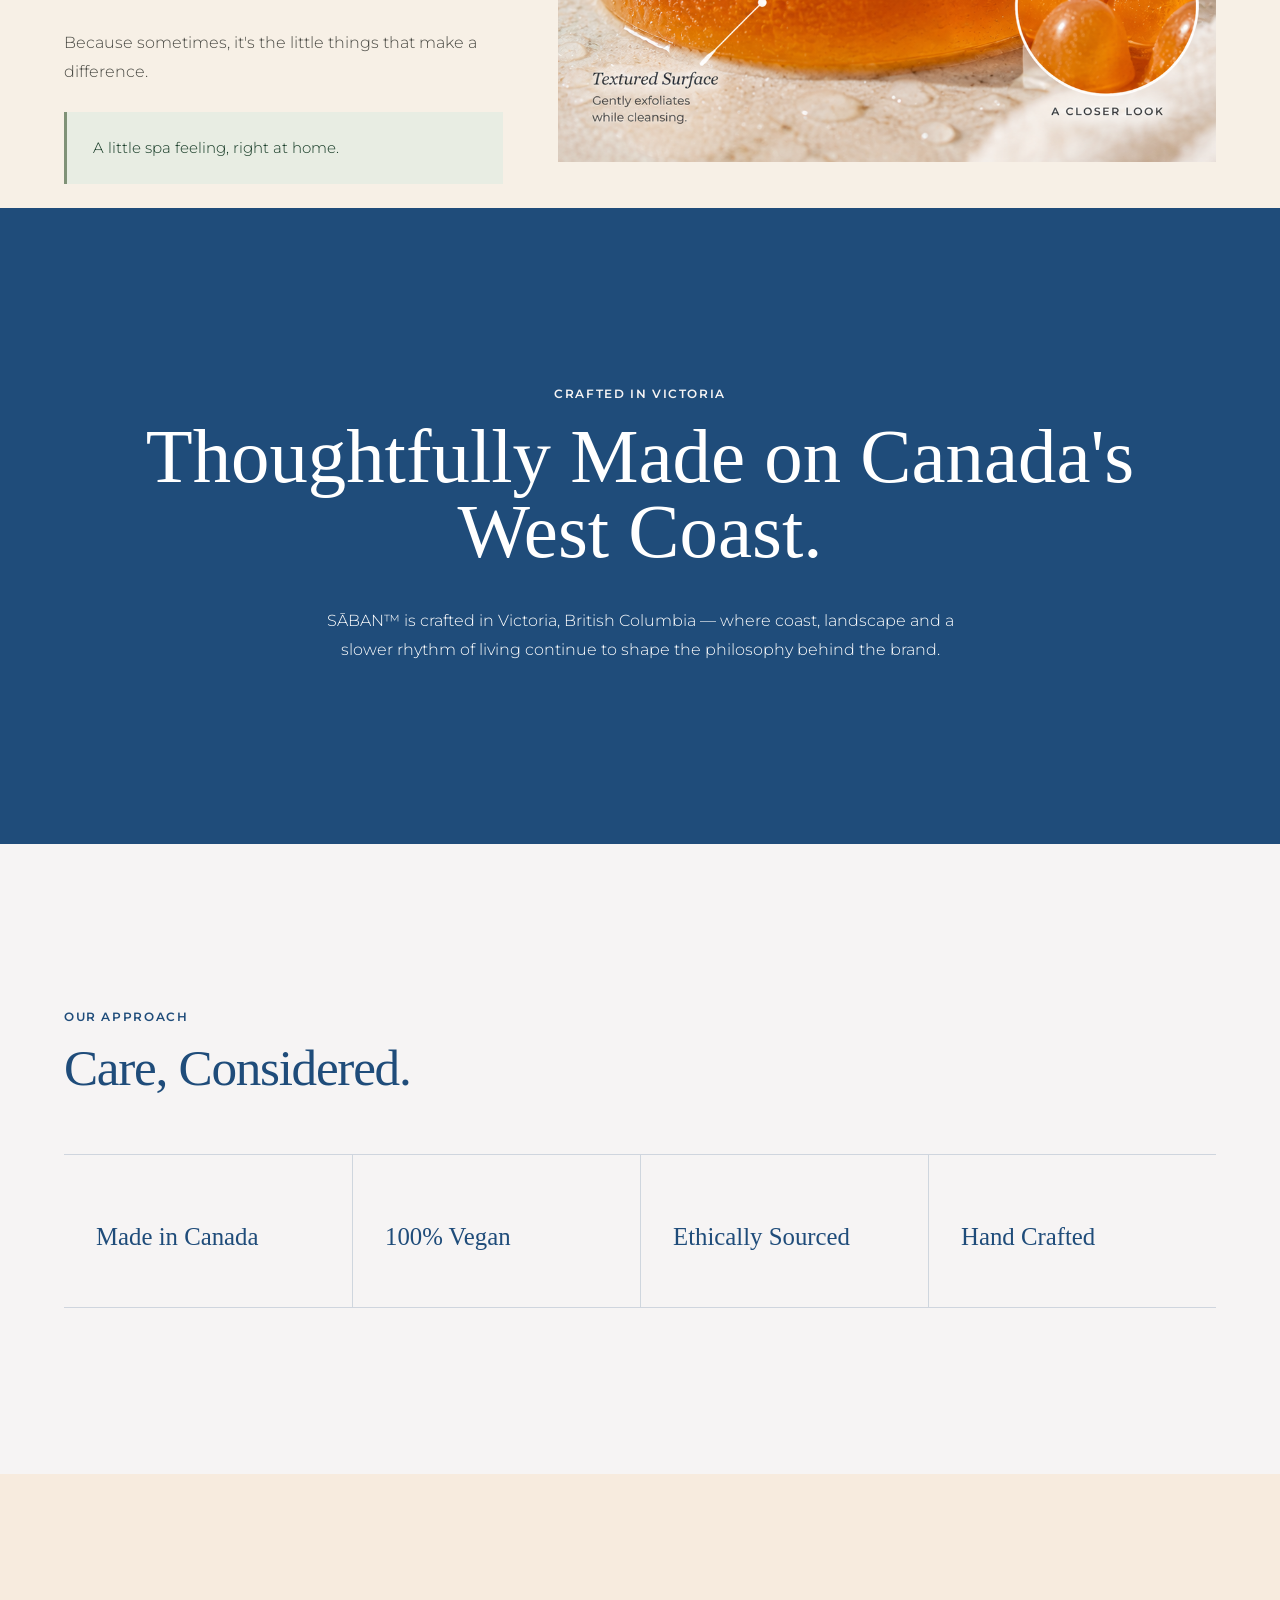
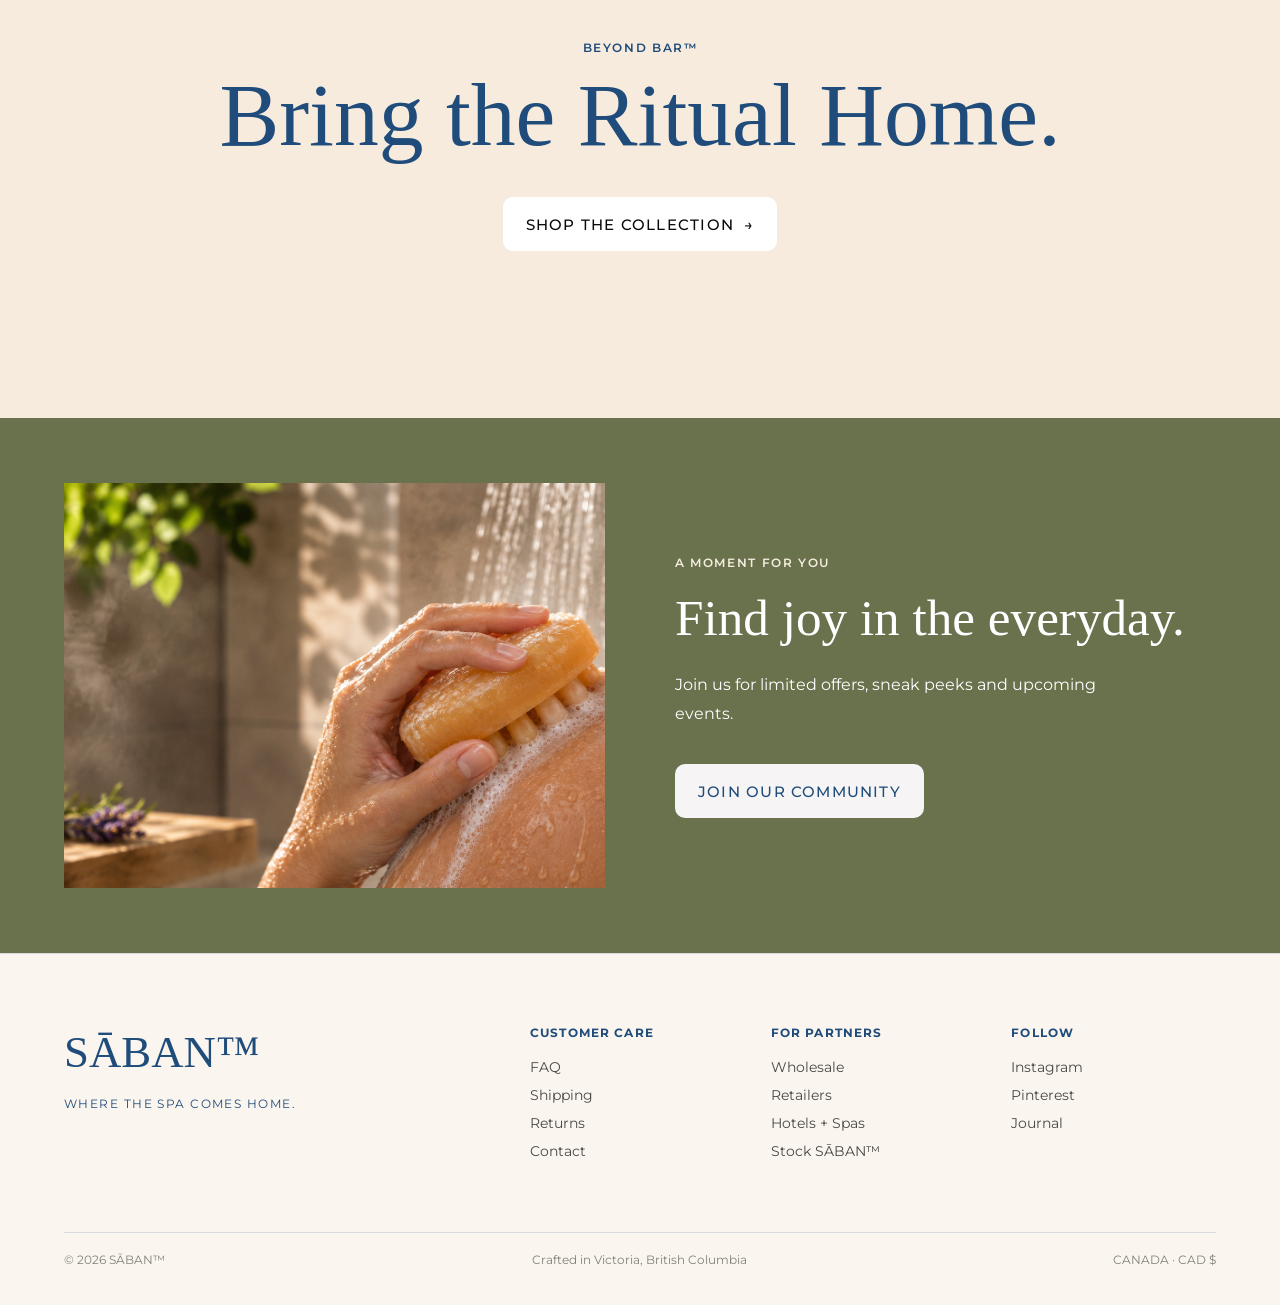
<file: about.html>
<!DOCTYPE html>
<html lang="en">
 <head>
<link href="https://fonts.googleapis.com/css2?family=Cormorant+Garamond:ital,wght@0,400;0,500;0,600;1,400;1,500&display=swap" rel="stylesheet">
  <meta charset="utf-8"/>
  <meta content="width=device-width, initial-scale=1.0" name="viewport"/>
  <meta content="Discover the philosophy behind SĀBAN™." name="description"/>
  <meta name="robots" content="noindex">
  <title>
   Our Story | SĀBAN™
  </title>
  <link href="https://fonts.googleapis.com" rel="preconnect"/>
  <link crossorigin="" href="https://fonts.gstatic.com" rel="preconnect"/>
  <link href="https://fonts.googleapis.com/css2?family=Montserrat:wght@200;300;400;500;600&amp;display=swap" rel="stylesheet"/>
  <link href="style.css" rel="stylesheet"/>
 </head>
 <body>
  <a class="skip-link" href="#main-content">
   Skip to content
  </a>
  <!-- =========================================
         HEADER
    ========================================== -->
  <header class="site-header internal-header" data-site-header="">
   <div class="header-offer-container">
    <p class="header-offer">
     COMPLIMENTARY SHIPPING IN CANADA ON ORDERS OVER $75
    </p>
   </div>
   <div class="header-container">
    <button aria-controls="mobile-navigation" aria-expanded="false" aria-label="Open navigation" class="mobile-menu-button" data-menu-button="" type="button">
     <span>
     </span>
     <span>
     </span>
    </button>
    <nav aria-label="Main navigation" class="nav-left">
     <ul class="nav-list">
      <li>
       <a href="shop.html">
        SHOP
       </a>
      </li>
      <li>
       </a>
      </li>
      <li>
       <a aria-current="page" href="about.html">
        OUR STORY
       </a>
      </li>
      <li>
       <a href="index.html#journal">
        JOURNAL
       </a>
      </li>
     </ul>
    </nav>
    <p class="header-title">
     <a aria-label="SĀBAN home" class="logo-link" href="index.html">
      <span class="logo-s">
       S
      </span>
      <span class="logo-a1">
       Ʌ̄
      </span>
      <span class="logo-b b-dot">
       B
      </span>
      <span class="logo-a2">
       Ʌ
      </span>
      <span class="logo-n">
       N
      </span>
     </a>
    </p>
    <nav aria-label="Utility navigation" class="nav-right">
     <ul class="nav-list nav-utility">
      <li class="utility-desktop">
       </a>
      </li>
      <li class="utility-desktop">
       <a href="#">
        ACCOUNT
       </a>
      </li>
      <li>
       <a href="#">
        CART
        <span aria-hidden="true">
         (0)
        </span>
       </a>
      </li>
     </ul>
    </nav>
   </div>
   <nav aria-label="Mobile navigation" class="mobile-navigation" data-mobile-navigation="" hidden="" id="mobile-navigation">
    <a href="shop.html">
     SHOP
    </a>
    <a href="index.html#experience">
     EXPERIENCE
    </a>
    <a href="about.html">
     OUR STORY
    </a>
    <a href="index.html#journal">
     JOURNAL
    </a>
    <a href="#">
     SEARCH
    </a>
    <a href="#">
     ACCOUNT
    </a>
   </nav>
  </header>
  <main id="main-content">
   <!-- =========================================
             ABOUT HERO
        ========================================== -->
   <section class="about-hero">
    <img alt="SĀBAN spa-inspired atmosphere" class="about-hero-image" src="photos/collection-story.png"/>
    <div class="about-hero-overlay">
    </div>
    <div class="section-shell about-hero-content">
     <p class="eyebrow">
      OUR PHILOSOPHY
     </p>
     <h1>
      Where the Spa
                    Comes Home.
     </h1>
    </div>
   </section>
   <!-- =========================================
             PHILOSOPHY
        ========================================== -->
   <section class="about-philosophy">
    <div class="section-shell about-philosophy-grid">
     <div>
      <p class="eyebrow">
       OUR STORY
      </p>
     
<h2 class="section-heading" style="color: #123722;">
  Everyday Care Deserves
  to Feel Extraordinary.
</h2>

     </div>
     <div class="about-long-copy">
      <p>
       At SĀBAN, we believe the everyday moments deserve a little luxury.
      </p>
      <p>
       The shower is one of them—a moment to slow down, reset, and reconnect with yourself. Beyond Bar was created to transform this simple routine into something you genuinely look forward to.
      </p>
      <p>
       Thoughtfully formulated with skin-loving botanicals and shaped with our exclusive Signature Massage Nodules, each bar brings cleansing and gentle massage together in one sensorial experience.
      </p>
      <p>
       <strong>
        More than a bar. A moment of care, designed for you.
       </strong>
      </p>
      <p>
       Island Purity. Perfected by Science.
      </p>
     </div>
    </div>
   </section>
   <!-- =========================================
             ISLAND + SCIENCE
        ========================================== -->
   <section class="about-editorial">
    <div class="section-shell about-editorial-grid">
     <figure class="about-editorial-image">
      <img alt="SĀBAN Beyond Bar collection" loading="lazy" src="photos/photo-1.png"/>
     </figure>
     <div class="about-editorial-copy">
      <p class="eyebrow">
       ISLAND + SCIENCE
      </p>
      <h2 class="section-heading">
       Inspired by Nature.
                        Refined With Intention.
      </h2>
      <p>
       Our approach begins with
                        island-inspired botanicals and
                        ingredients selected for the
                        experience they bring to skin.
      </p>
      <p>
       Each formula is paired with a
                        sculpted physical design so that
                        ingredient, texture and ritual
                        work together.
      </p>
     </div>
    </div>
   </section>
   <!-- =========================================
             NODULES
        ========================================== -->
   <section class="about-nodules">
    <div class="section-shell about-nodules-grid">
     <div class="about-editorial-copy">
      <p class="eyebrow">
       SIGNATURE MASSAGE NODULES™
      </p>
      
<h2 class="section-heading saban-touch-heading">
  <span>Designed Around</span>
  <span class="saban-touch-accent">Touch.</span>
</h2>

     
<p>
  Sometimes, the nicest part of a busy day is those
  few quiet minutes in the shower.
</p>

<p>
  We created our Beyond Bar™ to make those moments
  a little more special. Its gently rounded
  Signature Massage Nodules™ softly massage your
  skin as you wash, adding a little extra comfort
  to your everyday routine.
</p>

<p>
  Because sometimes, it's the little things
  that make a difference.
</p>

       
       
      
      <p class="sage-note">
       A little spa feeling, right at home.
      </p>
     </div>
     <figure class="about-editorial-image">
      <img alt="Close view of smooth rounded nodules and ergonomic Beyond Bar shape" loading="lazy" src="photos/nodules-closeup.png"/>
     </figure>
    </div>
   </section>
   <!-- =========================================
             VICTORIA
        ========================================== -->
   <section class="about-location">
    <div class="section-shell about-location-inner">
     <p class="eyebrow">
      CRAFTED IN VICTORIA
     </p>
     <h2>
      Thoughtfully Made
                    on Canada's West Coast.
     </h2>
     <p>
      SĀBAN™ is crafted in Victoria,
                    British Columbia — where coast,
                    landscape and a slower rhythm of
                    living continue to shape the
                    philosophy behind the brand.
     </p>
    </div>
   </section>
   <!-- =========================================
             VALUES
        ========================================== -->
   <section class="about-values">
    <div class="section-shell">
     <div class="about-values-heading">
      <p class="eyebrow">
       OUR APPROACH
      </p>
      <h2 class="section-heading">
       Care, Considered.
      </h2>
     </div>
     <div class="about-values-grid">
      <article>
       <h3>
        Made in Canada
       </h3>
      </article>
      <article>
       <h3>
        100% Vegan
       </h3>
      </article>
      <article>
       <h3>
        Ethically Sourced
       </h3>
      </article>
      <article>
       <h3>
        Hand Crafted
       </h3>
      </article>
     </div>
    </div>
   </section>
   <!-- =========================================
             CTA
        ========================================== -->
   <section class="about-cta">
    <div class="section-shell about-cta-inner">
     <p class="eyebrow">
      BEYOND BAR™
     </p>
     <h2>
      Bring the Ritual Home.
     </h2>
     <a class="button button-primary" href="shop.html">
      SHOP THE COLLECTION
      <span aria-hidden="true">
       →
      </span>
     </a>
    </div>
   </section>
  </main>
  <!-- FOOTER -->
  <section class="community-banner">
   <div class="section-shell community-grid">
    <img alt="Beyond Bar as part of a relaxing shower ritual" loading="lazy" src="photos/shower-ritual.png"/>
    <div>
     <p class="eyebrow">
      A MOMENT FOR YOU
     </p>
     <h2>
      Find joy in the everyday.
     </h2>
     <p>
      Join us for limited offers, sneak peeks and upcoming events.
     </p>
     <button class="button button-light" data-open-community="" type="button">
      JOIN OUR COMMUNITY
     </button>
    </div>
   </div>
  </section>
  <footer class="site-footer">
   <div class="section-shell footer-top">
    <div class="footer-brand">
     <a class="footer-logo" href="index.html">
      SĀBAN™
     </a>
     <p>
      WHERE THE SPA COMES HOME.
     </p>
    </div>
    <div class="footer-groups">
     <div>
      <h2>
       CUSTOMER CARE
      </h2>
      <a href="faq.html">
       FAQ
      </a>
      <a href="shipping.html#shipping">
       Shipping
      </a>
      <a href="shipping.html#returns">
       Returns
      </a>
      <a href="contact.html">
       Contact
      </a>
     </div>
     <div>
      <h2>
       FOR PARTNERS
      </h2>
      <a href="contact.html">
       Wholesale
      </a>
      <a href="contact.html">
       Retailers
      </a>
      <a href="contact.html">
       Hotels + Spas
      </a>
      <a href="contact.html">
       Stock SĀBAN™
      </a>
     </div>
     <div>
      <h2>
       FOLLOW
      </h2>
      <a href="#">
       Instagram
      </a>
      <a href="#">
       Pinterest
      </a>
      <a href="index.html#journal">
       Journal
      </a>
     </div>
    </div>
   </div>
   <div class="section-shell footer-bottom">
    <p>
     ©
     <span data-year="">
     </span>
     SĀBAN™
    </p>
    <p>
     Crafted in Victoria,
                British Columbia
    </p>
    <p>
     CANADA · CAD $
     <span class="payment-methods" data-payment-methods="" hidden="">
     </span>
    </p>
   </div>
  </footer>
  <script src="config.js">
  </script>
  <script defer="" src="script.js">
  </script>
  <dialog aria-labelledby="community-title" class="community-dialog">
   <button aria-label="Close community signup" class="dialog-close" type="button">
    ×
   </button>
   <div class="community-dialog-copy">
    <p class="eyebrow">
     SĀBAN™
    </p>
    <h2 id="community-title">
     Join Our Community
    </h2>
    <p>
     Sign up for limited offers, sneak peeks and upcoming events.
    </p>
    <form data-newsletter="">
     <label for="newsletter-email">
      Email address
     </label>
     <input autocomplete="email" id="newsletter-email" name="email" required="" type="email"/>
     <label class="consent">
      <input name="consent" required="" type="checkbox"/>
      I agree to receive SĀBAN emails. I can unsubscribe at any time.
     </label>
     <button class="button button-light" type="submit">
      SUBSCRIBE
     </button>
     <p data-newsletter-status="" role="status">
     </p>
    </form>
   </div>
  </dialog>
  <a aria-label="Contact SĀBAN for help" class="help-bubble" href="contact.html">
   Need help?
  </a>
 </body>
</html>
</file>
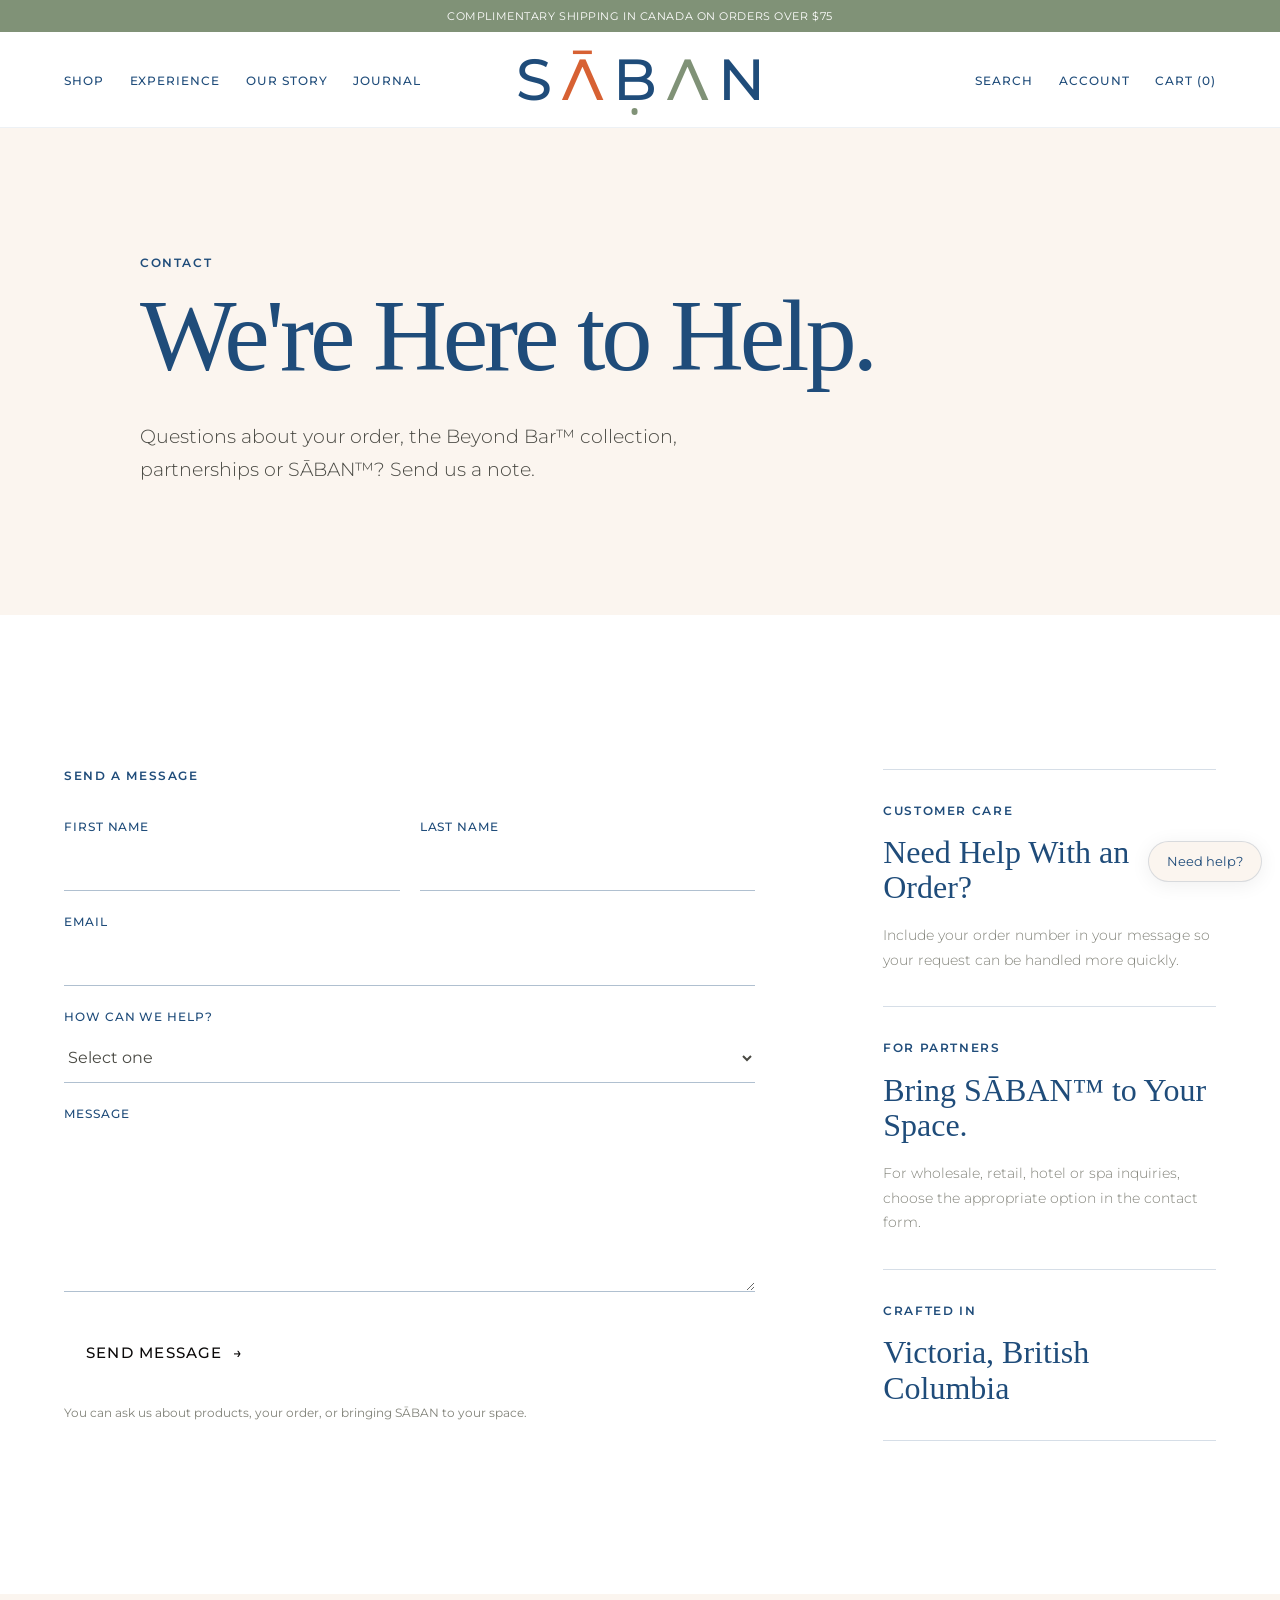
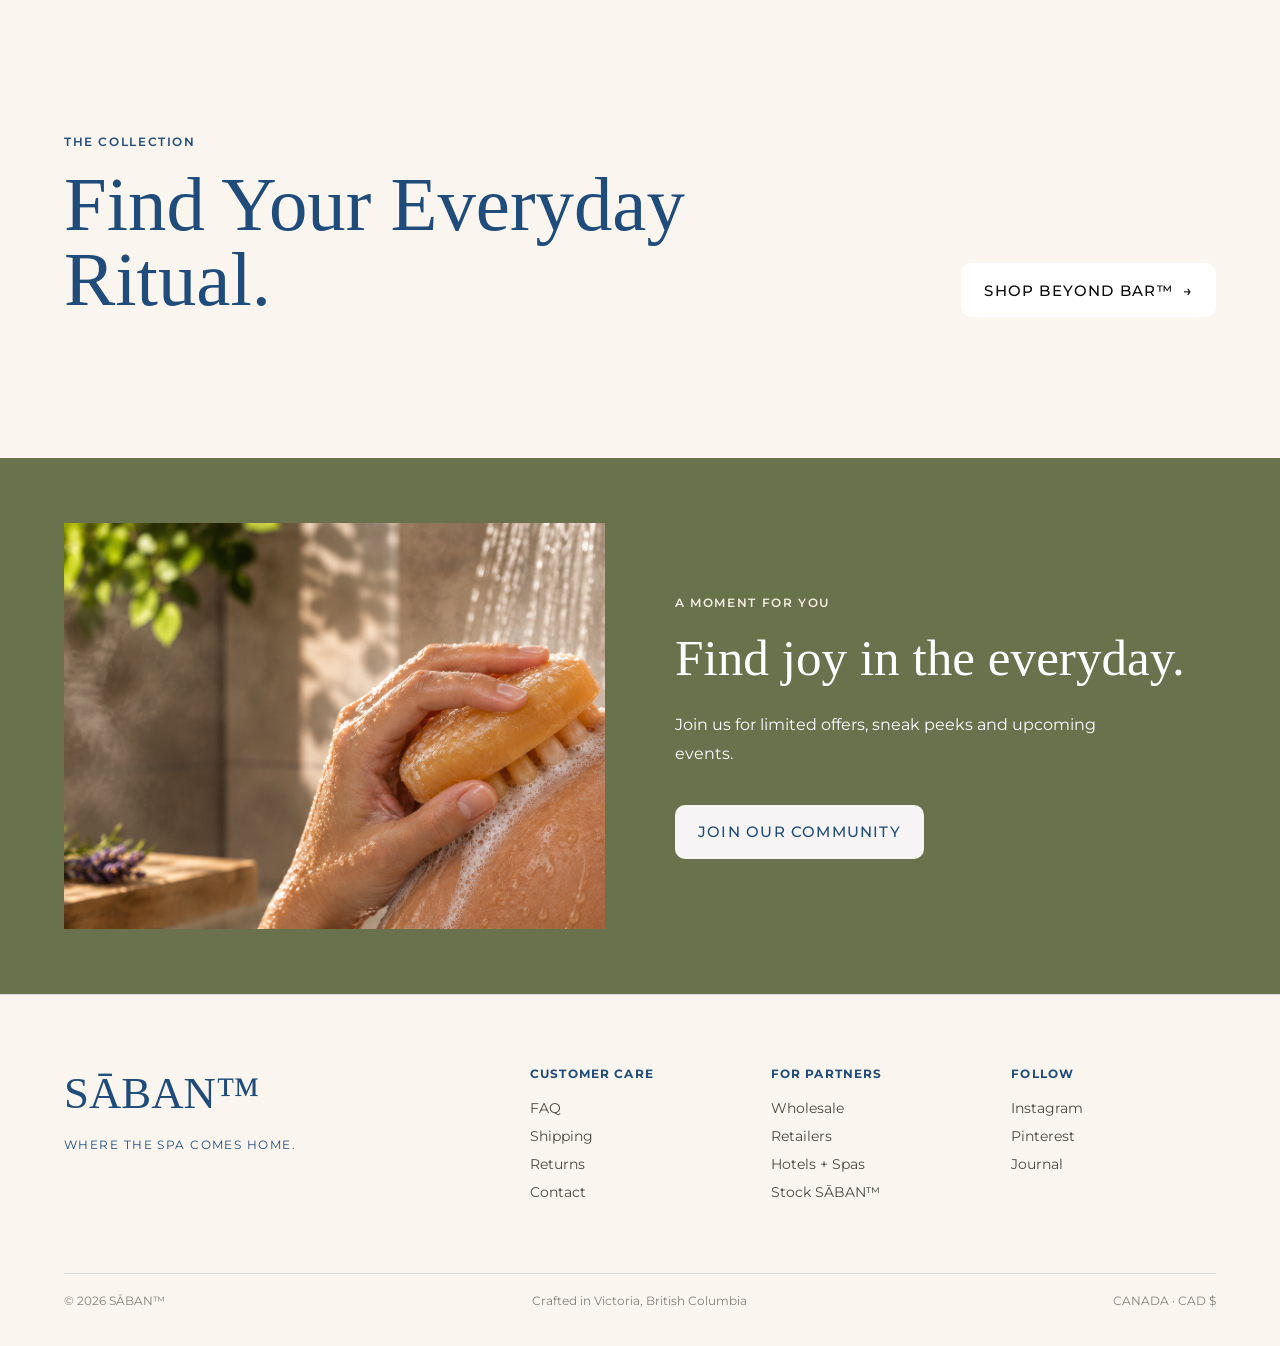
<file: contact.html>
<!DOCTYPE html>
<html lang="en">
 <head>
  <meta charset="utf-8"/>
  <meta content="width=device-width, initial-scale=1.0" name="viewport"/>
  <meta content="Contact SĀBAN™." name="description"/>
  <title>
   Contact | SĀBAN™
  </title>
  <link href="https://fonts.googleapis.com" rel="preconnect"/>
  <link crossorigin="" href="https://fonts.gstatic.com" rel="preconnect"/>
  <link href="https://fonts.googleapis.com/css2?family=Montserrat:wght@200;300;400;500;600&amp;display=swap" rel="stylesheet"/>
  <link href="style.css" rel="stylesheet"/>
 </head>
 <body>
  <a class="skip-link" href="#main-content">
   Skip to content
  </a>
  <!-- HEADER -->
  <header class="site-header internal-header" data-site-header="">
   <div class="header-offer-container">
    <p class="header-offer">
     COMPLIMENTARY SHIPPING IN CANADA ON ORDERS OVER $75
    </p>
   </div>
   <div class="header-container">
    <button aria-controls="mobile-navigation" aria-expanded="false" aria-label="Open navigation" class="mobile-menu-button" data-menu-button="" type="button">
     <span>
     </span>
     <span>
     </span>
    </button>
    <nav aria-label="Main navigation" class="nav-left">
     <ul class="nav-list">
      <li>
       <a href="shop.html">
        SHOP
       </a>
      </li>
      <li>
       <a href="index.html#experience">
        EXPERIENCE
       </a>
      </li>
      <li>
       <a href="about.html">
        OUR STORY
       </a>
      </li>
      <li>
       <a href="index.html#journal">
        JOURNAL
       </a>
      </li>
     </ul>
    </nav>
    <p class="header-title">
     <a aria-label="SĀBAN home" class="logo-link" href="index.html">
      <span class="logo-s">
       S
      </span>
      <span class="logo-a1">
       Ʌ̄
      </span>
      <span class="logo-b b-dot">
       B
      </span>
      <span class="logo-a2">
       Ʌ
      </span>
      <span class="logo-n">
       N
      </span>
     </a>
    </p>
    <nav aria-label="Utility navigation" class="nav-right">
     <ul class="nav-list nav-utility">
      <li class="utility-desktop">
       <a href="#">
        SEARCH
       </a>
      </li>
      <li class="utility-desktop">
       <a href="#">
        ACCOUNT
       </a>
      </li>
      <li>
       <a href="#">
        CART
        <span aria-hidden="true">
         (0)
        </span>
       </a>
      </li>
     </ul>
    </nav>
   </div>
   <nav aria-label="Mobile navigation" class="mobile-navigation" data-mobile-navigation="" hidden="" id="mobile-navigation">
    <a href="shop.html">
     SHOP
    </a>
    <a href="index.html#experience">
     EXPERIENCE
    </a>
    <a href="about.html">
     OUR STORY
    </a>
    <a href="index.html#journal">
     JOURNAL
    </a>
    <a href="#">
     SEARCH
    </a>
    <a href="#">
     ACCOUNT
    </a>
   </nav>
  </header>
  <main id="main-content">
   <!-- CONTACT INTRO -->
   <section class="internal-hero contact-hero">
    <div class="section-shell internal-hero-inner">
     <p class="eyebrow">
      CONTACT
     </p>
     <h1 class="internal-page-title">
      We're Here to Help.
     </h1>
     <p class="internal-hero-copy">
      Questions about your order,
                    the Beyond Bar™ collection,
                    partnerships or SĀBAN™?
                    Send us a note.
     </p>
    </div>
   </section>
   <!-- CONTACT CONTENT -->
   <section class="contact-main">
    <div class="section-shell contact-grid">
     <div class="contact-form-column">
      <p class="eyebrow">
       SEND A MESSAGE
      </p>
      <form action="#" class="contact-form" data-contact-form="" method="post">
       <div class="form-row">
        <div class="form-field">
         <label for="first-name">
          First name
         </label>
         <input autocomplete="given-name" id="first-name" name="first-name" required="" type="text"/>
        </div>
        <div class="form-field">
         <label for="last-name">
          Last name
         </label>
         <input autocomplete="family-name" id="last-name" name="last-name" required="" type="text"/>
        </div>
       </div>
       <div class="form-field">
        <label for="email">
         Email
        </label>
        <input autocomplete="email" id="email" name="email" required="" type="email"/>
       </div>
       <div class="form-field">
        <label for="subject">
         How can we help?
        </label>
        <select id="subject" name="subject" required="">
         <option value="">
          Select one
         </option>
         <option value="order">
          Order support
         </option>
         <option value="product">
          Product question
         </option>
         <option value="shipping">
          Shipping + returns
         </option>
         <option value="wholesale">
          Wholesale
         </option>
         <option value="hotel-spa">
          Hotels + spas
         </option>
         <option value="other">
          Something else
         </option>
        </select>
       </div>
       <div class="form-field">
        <label for="message">
         Message
        </label>
        <textarea id="message" name="message" required="" rows="7"></textarea>
       </div>
       <button class="button button-primary" type="submit">
        SEND MESSAGE
        <span aria-hidden="true">
         →
        </span>
       </button>
       <p data-contact-status="" role="status">
       </p>
      </form>
      <p class="contact-form-note">
       You can ask us about products, your order, or bringing SĀBAN to your space.
      </p>
     </div>
     <aside class="contact-sidebar">
      <div class="contact-sidebar-block">
       <p class="eyebrow">
        CUSTOMER CARE
       </p>
       <h2>
        Need Help With an Order?
       </h2>
       <p>
        Include your order number
                            in your message so your request
                            can be handled more quickly.
       </p>
      </div>
      <div class="contact-sidebar-block">
       <p class="eyebrow">
        FOR PARTNERS
       </p>
       <h2>
        Bring SĀBAN™
                            to Your Space.
       </h2>
       <p>
        For wholesale, retail,
                            hotel or spa inquiries,
                            choose the appropriate option
                            in the contact form.
       </p>
      </div>
      <div class="contact-sidebar-block">
       <p class="eyebrow">
        CRAFTED IN
       </p>
       <h2>
        Victoria,
                            British Columbia
       </h2>
      </div>
     </aside>
    </div>
   </section>
   <!-- CONTACT CTA -->
   <section class="contact-shop-cta">
    <div class="section-shell contact-shop-cta-grid">
     <div>
      <p class="eyebrow">
       THE COLLECTION
      </p>
      <h2>
       Find Your
                        Everyday Ritual.
      </h2>
     </div>
     <a class="button button-primary" href="shop.html">
      SHOP BEYOND BAR™
      <span aria-hidden="true">
       →
      </span>
     </a>
    </div>
   </section>
  </main>
  <!-- FOOTER -->
  <section class="community-banner">
   <div class="section-shell community-grid">
    <img alt="Beyond Bar as part of a relaxing shower ritual" loading="lazy" src="photos/shower-ritual.png"/>
    <div>
     <p class="eyebrow">
      A MOMENT FOR YOU
     </p>
     <h2>
      Find joy in the everyday.
     </h2>
     <p>
      Join us for limited offers, sneak peeks and upcoming events.
     </p>
     <button class="button button-light" data-open-community="" type="button">
      JOIN OUR COMMUNITY
     </button>
    </div>
   </div>
  </section>
  <footer class="site-footer">
   <div class="section-shell footer-top">
    <div class="footer-brand">
     <a class="footer-logo" href="index.html">
      SĀBAN™
     </a>
     <p>
      WHERE THE SPA COMES HOME.
     </p>
    </div>
    <div class="footer-groups">
     <div>
      <h2>
       CUSTOMER CARE
      </h2>
      <a href="faq.html">
       FAQ
      </a>
      <a href="shipping.html#shipping">
       Shipping
      </a>
      <a href="shipping.html#returns">
       Returns
      </a>
      <a href="contact.html">
       Contact
      </a>
     </div>
     <div>
      <h2>
       FOR PARTNERS
      </h2>
      <a href="contact.html">
       Wholesale
      </a>
      <a href="contact.html">
       Retailers
      </a>
      <a href="contact.html">
       Hotels + Spas
      </a>
      <a href="contact.html">
       Stock SĀBAN™
      </a>
     </div>
     <div>
      <h2>
       FOLLOW
      </h2>
      <a href="#">
       Instagram
      </a>
      <a href="#">
       Pinterest
      </a>
      <a href="index.html#journal">
       Journal
      </a>
     </div>
    </div>
   </div>
   <div class="section-shell footer-bottom">
    <p>
     ©
     <span data-year="">
     </span>
     SĀBAN™
    </p>
    <p>
     Crafted in Victoria,
                British Columbia
    </p>
    <p>
     CANADA · CAD $
     <span class="payment-methods" data-payment-methods="" hidden="">
     </span>
    </p>
   </div>
  </footer>
  <script src="config.js">
  </script>
  <script defer="" src="script.js">
  </script>
  <dialog aria-labelledby="community-title" class="community-dialog">
   <button aria-label="Close community signup" class="dialog-close" type="button">
    ×
   </button>
   <div class="community-dialog-copy">
    <p class="eyebrow">
     SĀBAN™
    </p>
    <h2 id="community-title">
     Join Our Community
    </h2>
    <p>
     Sign up for limited offers, sneak peeks and upcoming events.
    </p>
    <form data-newsletter="">
     <label for="newsletter-email">
      Email address
     </label>
     <input autocomplete="email" id="newsletter-email" name="email" required="" type="email"/>
     <label class="consent">
      <input name="consent" required="" type="checkbox"/>
      I agree to receive SĀBAN emails. I can unsubscribe at any time.
     </label>
     <button class="button button-light" type="submit">
      SUBSCRIBE
     </button>
     <p data-newsletter-status="" role="status">
     </p>
    </form>
   </div>
  </dialog>
  <a aria-label="Contact SĀBAN for help" class="help-bubble" href="contact.html">
   Need help?
  </a>
 </body>
</html>
</file>
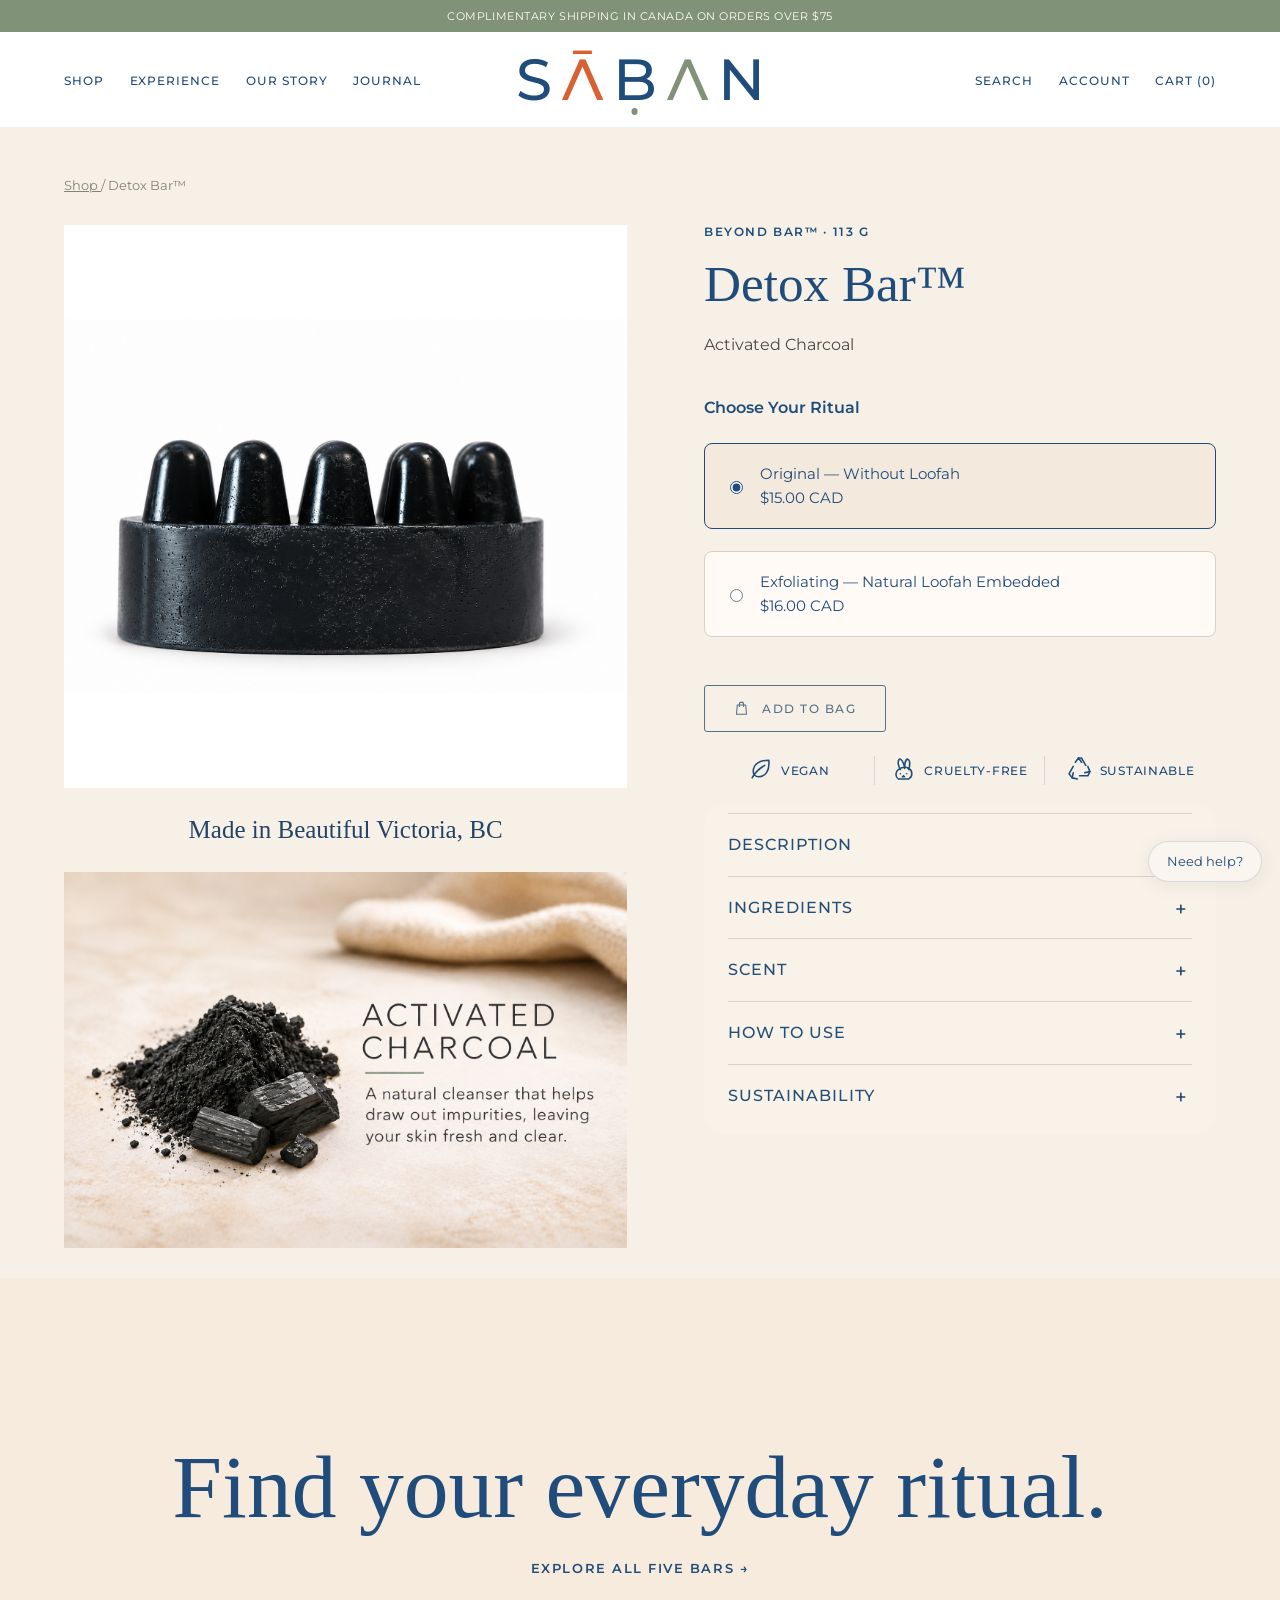
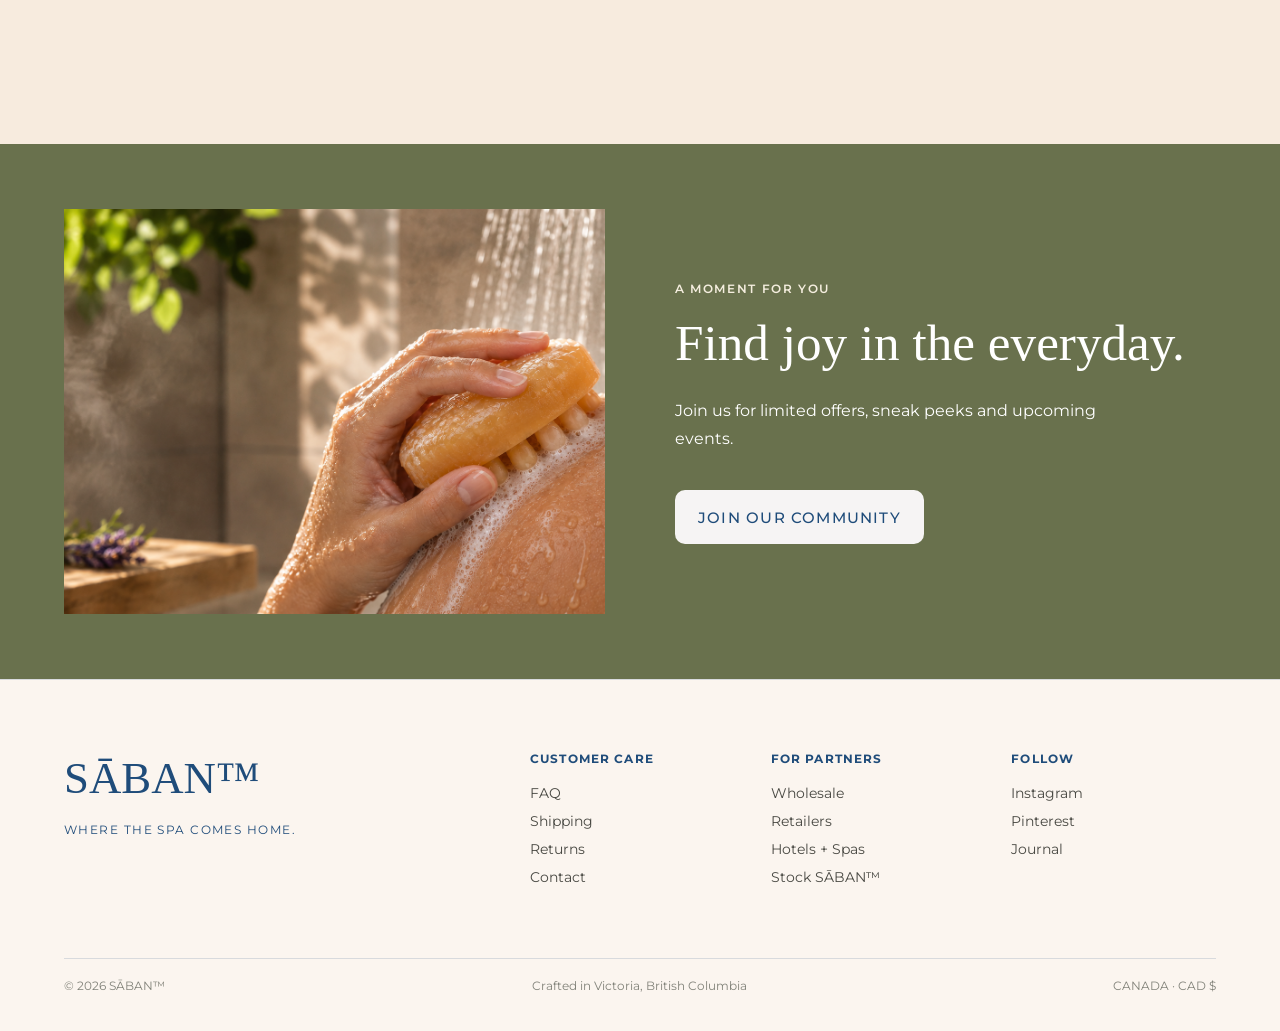
<file: detox.html>
<!DOCTYPE html>
<html lang="en">
 <head>
  <meta charset="utf-8"/>
  <meta content="width=device-width, initial-scale=1.0" name="viewport"/>
  <meta content="Detox Bar™ — SĀBAN Beyond Bar." name="description"/>
  <title>
   Detox Bar™ | SĀBAN™
  </title>
  <link href="https://fonts.googleapis.com" rel="preconnect"/>
  <link crossorigin="" href="https://fonts.gstatic.com" rel="preconnect"/>
  <link href="https://fonts.googleapis.com/css2?family=Montserrat:wght@200;300;400;500;600&amp;display=swap" rel="stylesheet"/>
  <link href="style.css" rel="stylesheet"/>
 </head>
 <body>
  <a class="skip-link" href="#main-content">
   Skip to content
  </a>
  <!-- =========================================
         HEADER
    ========================================== -->
  <header class="site-header internal-header" data-site-header="">
   <div class="header-offer-container">
    <p class="header-offer">
     COMPLIMENTARY SHIPPING IN CANADA ON ORDERS OVER $75
    </p>
   </div>
   <div class="header-container">
    <button aria-controls="mobile-navigation" aria-expanded="false" aria-label="Open navigation" class="mobile-menu-button" data-menu-button="" type="button">
     <span>
     </span>
     <span>
     </span>
    </button>
    <nav aria-label="Main navigation" class="nav-left">
     <ul class="nav-list">
      <li>
       <a href="shop.html">
        SHOP
       </a>
      </li>
      <li>
       <a href="index.html#experience">
        EXPERIENCE
       </a>
      </li>
      <li>
       <a href="about.html">
        OUR STORY
       </a>
      </li>
      <li>
       <a href="index.html#journal">
        JOURNAL
       </a>
      </li>
     </ul>
    </nav>
    <p class="header-title">
     <a aria-label="SĀBAN home" class="logo-link" href="index.html">
      <span class="logo-s">
       S
      </span>
      <span class="logo-a1">
       Ʌ̄
      </span>
      <span class="logo-b b-dot">
       B
      </span>
      <span class="logo-a2">
       Ʌ
      </span>
      <span class="logo-n">
       N
      </span>
     </a>
    </p>
    <nav aria-label="Utility navigation" class="nav-right">
     <ul class="nav-list nav-utility">
      <li class="utility-desktop">
       <a href="#">
        SEARCH
       </a>
      </li>
      <li class="utility-desktop">
       <a href="#">
        ACCOUNT
       </a>
      </li>
      <li>
       <a href="#">
        CART
        <span aria-hidden="true">
         (0)
        </span>
       </a>
      </li>
     </ul>
    </nav>
   </div>
   <nav aria-label="Mobile navigation" class="mobile-navigation" data-mobile-navigation="" hidden="" id="mobile-navigation">
    <a href="shop.html">
     SHOP
    </a>
    <a href="index.html#experience">
     EXPERIENCE
    </a>
    <a href="about.html">
     OUR STORY
    </a>
    <a href="index.html#journal">
     JOURNAL
    </a>
    <a href="#">
     SEARCH
    </a>
    <a href="#">
     ACCOUNT
    </a>
   </nav>
  </header>
  <main id="main-content">
   <section class="product-detail section-shell">
    <nav aria-label="Breadcrumb" class="breadcrumb">
     <a href="shop.html">
      Shop
     </a>
     / Detox Bar™
    </nav>
    <div class="product-detail-grid">
     <div class="product-gallery">
      <img alt="Detox Bar with Signature Massage Nodules" src="photos/Detox.png"/>
      
<div class="saban-crafted-message" style="text-align:center; padding:28px 16px; color:#244467;">
  <h3 style="font-family:Georgia,serif; font-size:25px; font-weight:normal; margin:0;">
    Made in Beautiful Victoria, BC
  </h3>
</div>
<div style="text-align:center; margin:0 auto 0; max-width:650px;">
  <img src="photos/activated-charcoal.png"
       alt="Activated Charcoal – Detox Bar"
       style="display:block; width:100%; height:auto; margin:auto;">
</div>
     </div>
     <div class="product-detail-copy">
      <p class="eyebrow">
       BEYOND BAR™ · 113 G
      </p>
      <h1>
       Detox Bar™
      </h1>
      <p>
       Activated Charcoal
      </p>
      <div class="ritual-options">
  <p class="ritual-options-title">Choose Your Ritual</p>
  <label class="ritual-option">
    <input type="radio" name="detox-ritual" value="original" checked>
    <span>Original — Without Loofah<br>$15.00 CAD</span>
  </label>
  <label class="ritual-option">
    <input type="radio" name="detox-ritual" value="loofah">
    <span>Exfoliating — Natural Loofah Embedded<br>$16.00 CAD</span>
  </label>
</div>
<button type="button" class="saban-add-to-bag" disabled aria-label="Add to bag — available when online shopping launches" title="Online shopping coming soon" style="display:inline-flex;align-items:center;justify-content:center;gap:12px;padding:14px 28px;margin:8px 0 24px;border:1px solid #244467;border-radius:3px;background:transparent;color:#244467;font-family:inherit;font-size:12px;font-weight:500;letter-spacing:0.13em;cursor:not-allowed;opacity:0.75;">
  <svg aria-hidden="true" width="17" height="17" viewBox="0 0 24 24" fill="none" stroke="currentColor" stroke-width="1.5" stroke-linecap="round" stroke-linejoin="round"><path d="M6 7h12l1 13H5L6 7Z"/><path d="M9 9V6a3 3 0 0 1 6 0v3"/></svg>
  ADD TO BAG
</button>

<div class="saban-values">
  <div class="saban-value">
    <span class="saban-value-icon">
      <svg width="25" height="25" viewBox="0 0 24 24" fill="none" stroke="currentColor" stroke-width="1.5" stroke-linecap="round" stroke-linejoin="round">
        <path d="M20 4c-9 0-15 4-15 11a5 5 0 0 0 5 5c7 0 11-6 10-16Z"/>
        <path d="M4 21c3-6 7-9 12-12"/>
      </svg>
    </span>
    <span>VEGAN</span>
  </div>

  <div class="saban-value">
    <span class="saban-value-icon">
      <svg width="25" height="25" viewBox="0 0 24 24" fill="none" stroke="currentColor" stroke-width="1.5" stroke-linecap="round" stroke-linejoin="round">
        <path d="M9 13c-2-3-3-8-1-10 2-1 4 4 5 7"/>
        <path d="M13 12c0-4 1-9 3-9 3 1 2 7 1 10"/>
        <path d="M7 13c-3 2-3 7 0 9h10c4-2 4-8 0-10-3-2-7-1-10 1Z"/>
        <path d="M9 17h.01M15 17h.01"/>
        <path d="M12 19l-1 1h2l-1-1Z"/>
      </svg>
    </span>
    <span>CRUELTY-FREE</span>
  </div>

  <div class="saban-value">
    <span class="saban-value-icon">
      <svg width="25" height="25" viewBox="0 0 24 24" fill="none" stroke="currentColor" stroke-width="1.5" stroke-linecap="round" stroke-linejoin="round">
        <path d="m8 6 3-4 3 4"/>
        <path d="M11 2h3l4 7"/>
        <path d="m20 10 2 5-5 1"/>
        <path d="M22 15l-2 4h-8"/>
        <path d="m10 22-5-1 1-5"/>
        <path d="M5 21 2 17l4-7"/>
      </svg>
    </span>
    <span>SUSTAINABLE</span>
  </div>
</div>

      
      <div class="product-accordions">
       <details class="accordion">
        <summary>
         Description
        </summary>
        <div class="accordion-body">
         <h2>
          Gentle by nature. Different by design.
         </h2>
         <h3>
          Our Formulation
         </h3>
         <p>
          Made with activated charcoal powder, nourishing plant-based oils, and skin-loving botanical ingredients, our bar creates a rich, creamy lather that gently cleanses while leaving your skin feeling fresh and renewed.
         </p>
         <p>
          No sodium hydroxide (lye) is added during our bar-making process, offering an alternative to traditional lye soap-making.
         </p>
         <p>
          Our Signature Massage Nodules gently massage your skin as you cleanse, transforming your everyday shower into a relaxing, spa-inspired ritual.
         </p>
        </div>
       </details>
       <details class="accordion">
        <summary>
         Ingredients
        </summary>
        <div class="accordion-body">
         <p>
         Aqua (Water), Glycerin (vegetable-derived), Propylene Glycol (vegetable-derived), Sodium Cocoyl Isethionate (coconut-derived), Cocos Nucifera (Coconut) Oil, Caprylic/Capric Triglyceride (coconut-derived), Glyceryl Stearate (vegetable-derived), Phenoxyethanol, Butyrospermum Parkii (Shea) Butter, Mangifera Indica (Mango) Seed Butter, Bamboo Charcoal Powder, Mentha Arvensis (Mint)Leaf Oil, Vetiveria Zizanoides Root Oil, Hydrolyzed Vegetable Protein..
         </p>
         

<p>Our Beyond Bars are made with carefully selected ingredients, without added sulphates, phthalates, parabens, lead, mercury, formaldehyde, triclosan or intentionally added nanoparticles.</p>

<p>Because your skin deserves a little extra care.</p>

</div>
</details>     
       

<details class="accordion">
    <summary>Scent</summary>
    <div class="accordion-body">
        <p>
            A refreshing, invigorating blend of crisp Peppermint balanced with the deep, earthy and grounding notes of Vetiver Root oil.
        </p>
    </div>
</details>
       <details class="accordion">
        <summary>
        How to Use
        </summary>
        <div class="accordion-body">
         <p>
          Wet your skin and the Detox Bar with water and work up a creamy lather. Using gentle circular motions, glide the loofah side over your skin for exfoliation, then switch to the Signature Massage Nodules for a soothing, relaxing massage.
         </p>
         <p>
          Take your time.
         </p>
         <p>
          Cleanse. Exfoliate. Massage. Rinse. Reset.
         </p>
         <p>
          For external use only.
         </p>
        </div>
       </details>
       <details class="accordion">
        <summary>
         Sustainability
        </summary>
        <div class="accordion-body">
         <p>
          All product ingredient labels are printed on fully recyclable paper. Handcrafted in small batches in Victoria on Vancouver Island, keeping production local and helping reduce carbon emissions.
         </p>
        </div>
       </details>
      </div>
     </div>
    </div>
   </section>
   <section class="about-cta">
    <div class="section-shell">
     <h2>
      Find your everyday ritual.
     </h2>
     <a class="text-link" href="shop.html">
      EXPLORE ALL FIVE BARS →
     </a>
    </div>
   </section>
  </main>
  <!-- =========================================
         FOOTER
    ========================================== -->
  <section class="community-banner">
   <div class="section-shell community-grid">
    <img alt="Beyond Bar as part of a relaxing shower ritual" loading="lazy" src="photos/shower-ritual.png"/>
    <div>
     <p class="eyebrow">
      A MOMENT FOR YOU
     </p>
     <h2>
      Find joy in the everyday.
     </h2>
     <p>
      Join us for limited offers, sneak peeks and upcoming events.
     </p>
     <button class="button button-light" data-open-community="" type="button">
      JOIN OUR COMMUNITY
     </button>
    </div>
   </div>
  </section>
  <footer class="site-footer">
   <div class="section-shell footer-top">
    <div class="footer-brand">
     <a class="footer-logo" href="index.html">
      SĀBAN™
     </a>
     <p>
      WHERE THE SPA COMES HOME.
     </p>
    </div>
    <div class="footer-groups">
     <div>
      <h2>
       CUSTOMER CARE
      </h2>
      <a href="faq.html">
       FAQ
      </a>
      <a href="shipping.html#shipping">
       Shipping
      </a>
      <a href="shipping.html#returns">
       Returns
      </a>
      <a href="contact.html">
       Contact
      </a>
     </div>
     <div>
      <h2>
       FOR PARTNERS
      </h2>
      <a href="contact.html">
       Wholesale
      </a>
      <a href="contact.html">
       Retailers
      </a>
      <a href="contact.html">
       Hotels + Spas
      </a>
      <a href="contact.html">
       Stock SĀBAN™
      </a>
     </div>
     <div>
      <h2>
       FOLLOW
      </h2>
      <a href="#">
       Instagram
      </a>
      <a href="#">
       Pinterest
      </a>
      <a href="index.html#journal">
       Journal
      </a>
     </div>
    </div>
   </div>
   <div class="section-shell footer-bottom">
    <p>
     ©
     <span data-year="">
     </span>
     SĀBAN™
    </p>
    <p>
     Crafted in Victoria,
                British Columbia
    </p>
    <p>
     CANADA · CAD $
     <span class="payment-methods" data-payment-methods="" hidden="">
     </span>
    </p>
   </div>
  </footer>
  <script src="config.js">
  </script>
  <script defer="" src="script.js">
  </script>
  <dialog aria-labelledby="community-title" class="community-dialog">
   <button aria-label="Close community signup" class="dialog-close" type="button">
    ×
   </button>
   <div class="community-dialog-copy">
    <p class="eyebrow">
     SĀBAN™
    </p>
    <h2 id="community-title">
     Join Our Community
    </h2>
    <p>
     Sign up for limited offers, sneak peeks and upcoming events.
    </p>
    <form data-newsletter="">
     <label for="newsletter-email">
      Email address
     </label>
     <input autocomplete="email" id="newsletter-email" name="email" required="" type="email"/>
     <label class="consent">
      <input name="consent" required="" type="checkbox"/>
      I agree to receive SĀBAN emails. I can unsubscribe at any time.
     </label>
     <button class="button button-light" type="submit">
      SUBSCRIBE
     </button>
     <p data-newsletter-status="" role="status">
     </p>
    </form>
   </div>
  </dialog>
  <a aria-label="Contact SĀBAN for help" class="help-bubble" href="contact.html">
   Need help?
  </a>
 </body>
</html>
</file>
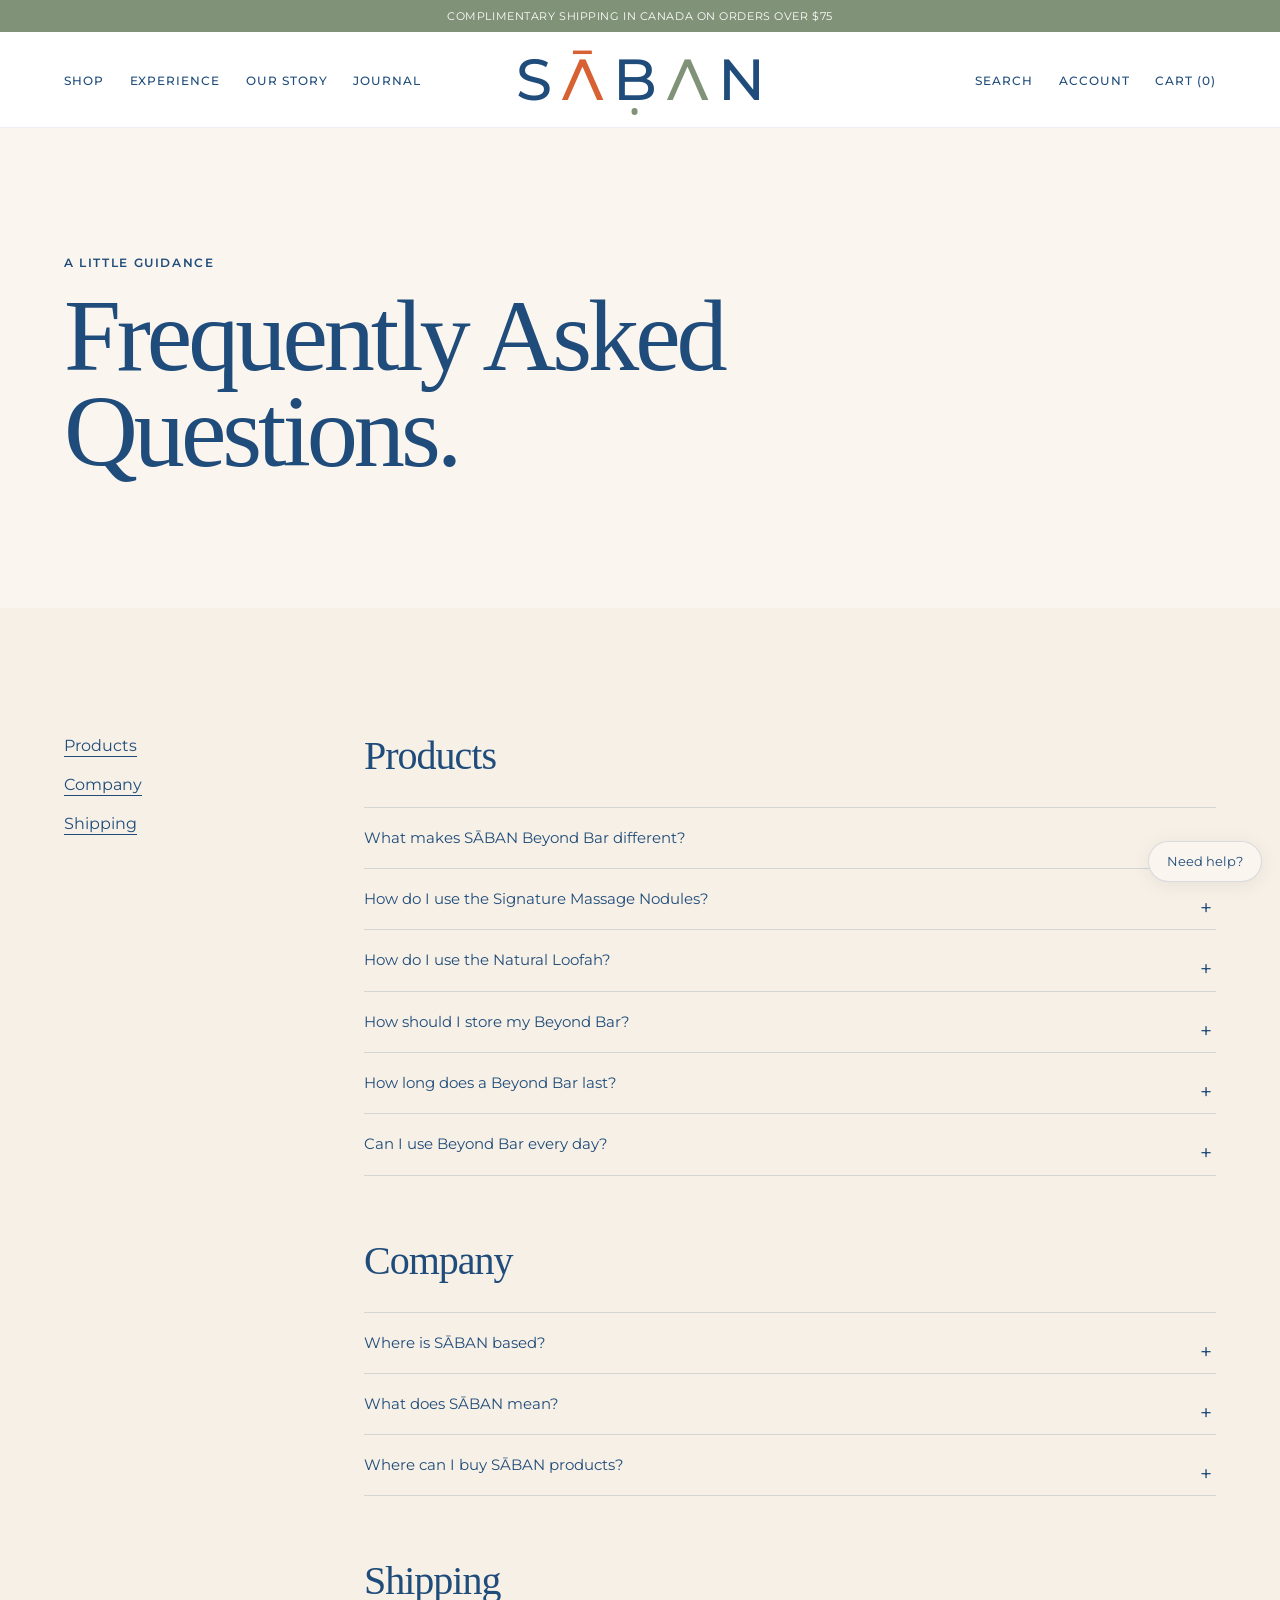
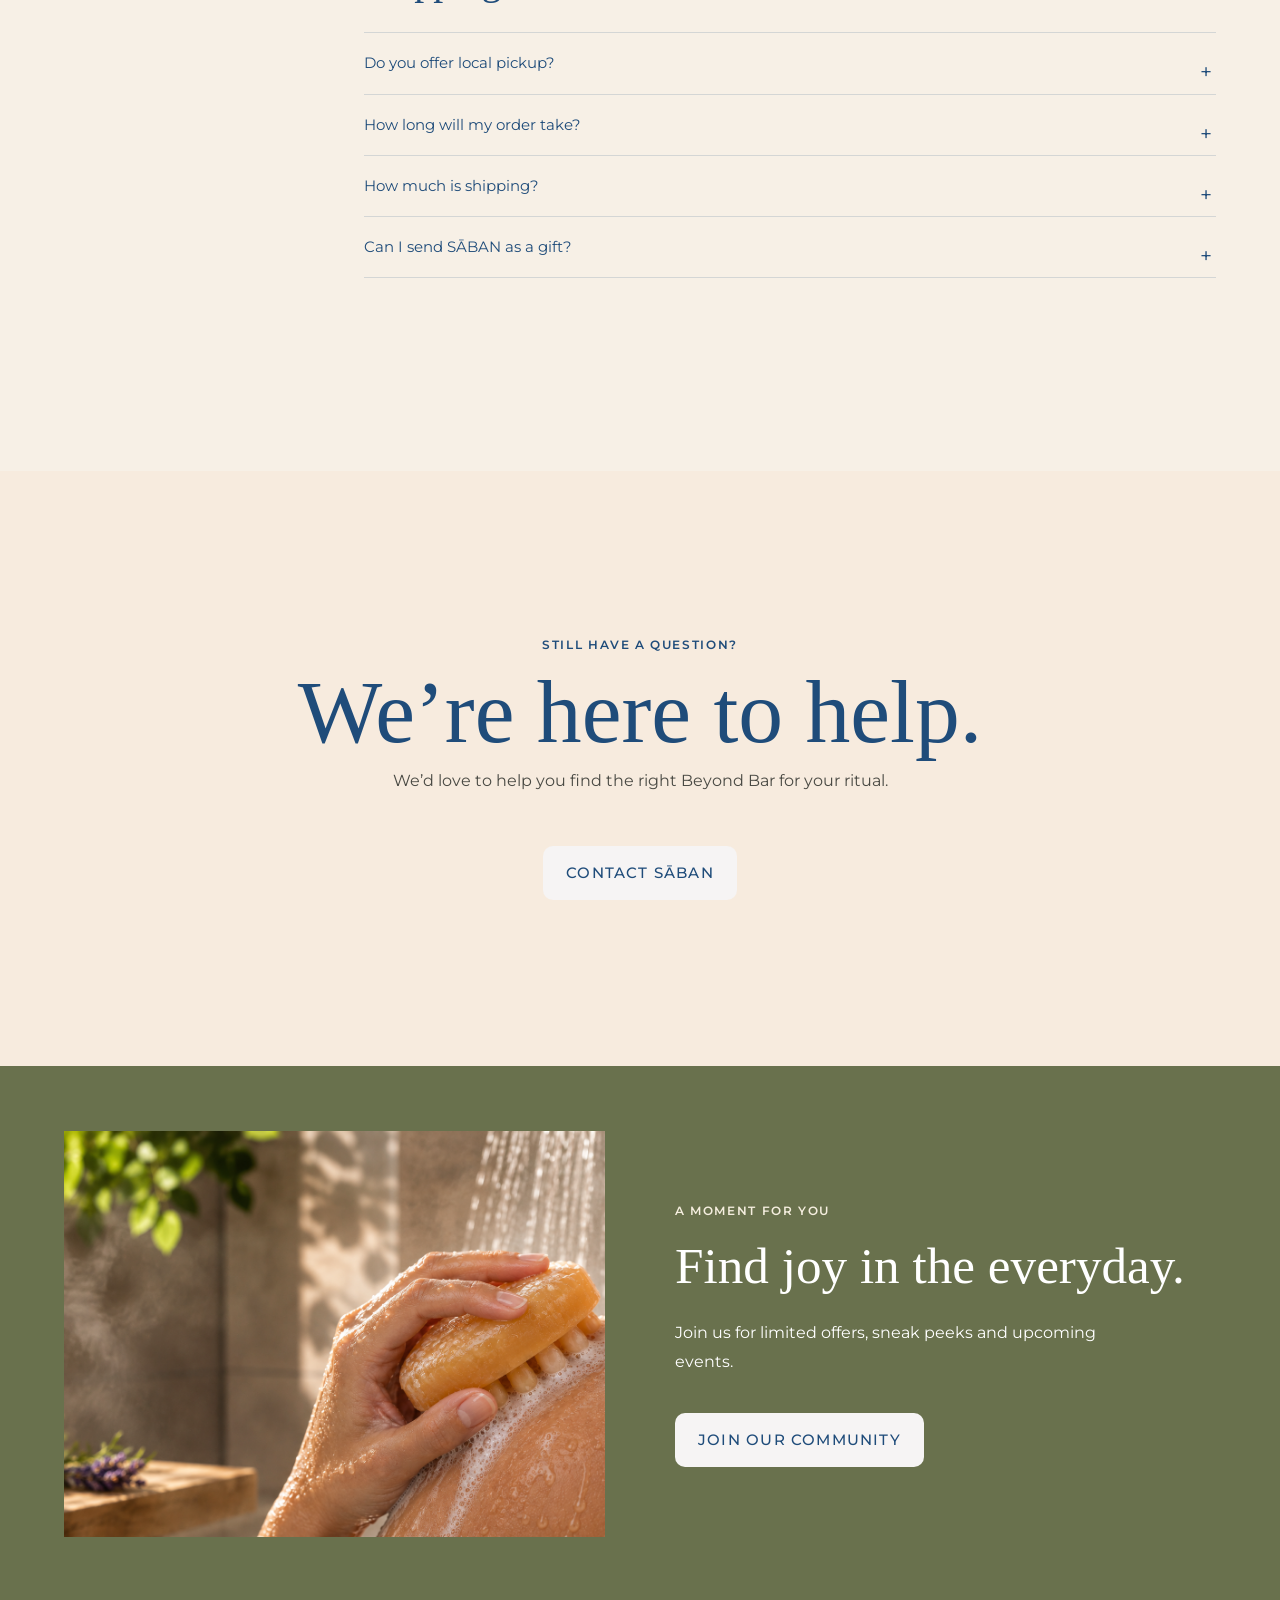
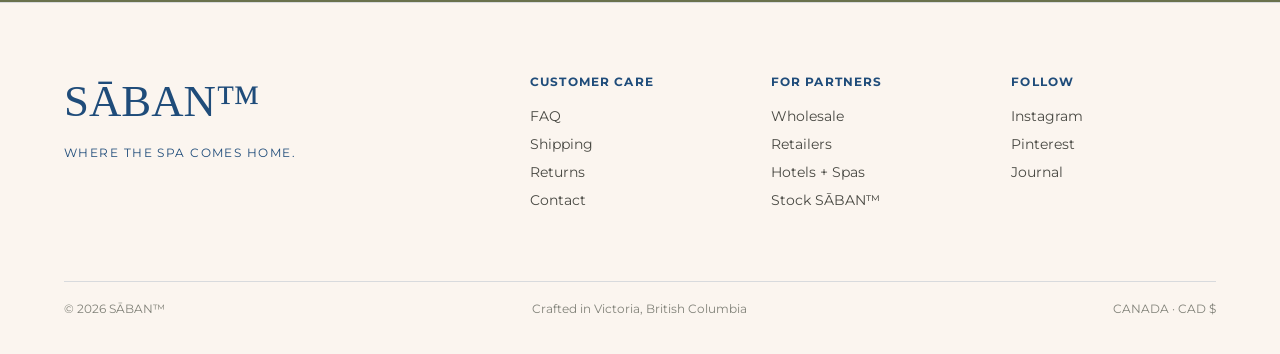
<file: faq.html>
<!DOCTYPE html>
<html lang="en">
 <head>
  <meta charset="utf-8"/>
  <meta content="width=device-width, initial-scale=1.0" name="viewport"/>
  <meta content="Frequently Asked Questions — SĀBAN Beyond Bar." name="description"/>
  <title>
   Frequently Asked Questions | SĀBAN™
  </title>
  <link href="https://fonts.googleapis.com" rel="preconnect"/>
  <link crossorigin="" href="https://fonts.gstatic.com" rel="preconnect"/>
  <link href="https://fonts.googleapis.com/css2?family=Montserrat:wght@200;300;400;500;600&amp;display=swap" rel="stylesheet"/>
  <link href="style.css" rel="stylesheet"/>
 </head>
 <body>
  <a class="skip-link" href="#main-content">
   Skip to content
  </a>
  <!-- =========================================
         HEADER
    ========================================== -->
  <header class="site-header internal-header" data-site-header="">
   <div class="header-offer-container">
    <p class="header-offer">
     COMPLIMENTARY SHIPPING IN CANADA ON ORDERS OVER $75
    </p>
   </div>
   <div class="header-container">
    <button aria-controls="mobile-navigation" aria-expanded="false" aria-label="Open navigation" class="mobile-menu-button" data-menu-button="" type="button">
     <span>
     </span>
     <span>
     </span>
    </button>
    <nav aria-label="Main navigation" class="nav-left">
     <ul class="nav-list">
      <li>
       <a href="shop.html">
        SHOP
       </a>
      </li>
      <li>
       <a href="index.html#experience">
        EXPERIENCE
       </a>
      </li>
      <li>
       <a href="about.html">
        OUR STORY
       </a>
      </li>
      <li>
       <a href="index.html#journal">
        JOURNAL
       </a>
      </li>
     </ul>
    </nav>
    <p class="header-title">
     <a aria-label="SĀBAN home" class="logo-link" href="index.html">
      <span class="logo-s">
       S
      </span>
      <span class="logo-a1">
       Ʌ̄
      </span>
      <span class="logo-b b-dot">
       B
      </span>
      <span class="logo-a2">
       Ʌ
      </span>
      <span class="logo-n">
       N
      </span>
     </a>
    </p>
    <nav aria-label="Utility navigation" class="nav-right">
     <ul class="nav-list nav-utility">
      <li class="utility-desktop">
       <a href="#">
        SEARCH
       </a>
      </li>
      <li class="utility-desktop">
       <a href="#">
        ACCOUNT
       </a>
      </li>
      <li>
       <a href="#">
        CART
        <span aria-hidden="true">
         (0)
        </span>
       </a>
      </li>
     </ul>
    </nav>
   </div>
   <nav aria-label="Mobile navigation" class="mobile-navigation" data-mobile-navigation="" hidden="" id="mobile-navigation">
    <a href="shop.html">
     SHOP
    </a>
    <a href="index.html#experience">
     EXPERIENCE
    </a>
    <a href="about.html">
     OUR STORY
    </a>
    <a href="index.html#journal">
     JOURNAL
    </a>
    <a href="#">
     SEARCH
    </a>
    <a href="#">
     ACCOUNT
    </a>
   </nav>
  </header>
  <main id="main-content">
   <section class="internal-hero">
    <div class="section-shell">
     <p class="eyebrow">
      A LITTLE GUIDANCE
     </p>
     <h1 class="internal-page-title">
      Frequently Asked Questions.
     </h1>
    </div>
   </section>
   <section class="section section-shell faq-layout">
    <nav aria-label="FAQ categories" class="faq-nav">
     <a href="#products">
      Products
     </a>
     <a href="#company">
      Company
     </a>
     <a href="#shipping">
      Shipping
     </a>
    </nav>
    <div>
     <section class="faq-group" id="products">
      <h2 class="section-heading">
       Products
      </h2>
      <details class="accordion">
       <summary>
        What makes SĀBAN Beyond Bar different?
       </summary>
       <div class="accordion-body">
        <p>
         Beyond Bar combines cleansing with a unique tactile experience. Our Signature Massage Nodules gently massage your skin as you cleanse, transforming an everyday shower into a spa-inspired ritual.
        </p>
       </div>
      </details>
      <details class="accordion">
       <summary>
        How do I use the Signature Massage Nodules?
       </summary>
       <div class="accordion-body">
        <p>
         Wet your skin and the bar, create a creamy lather, then gently glide the nodules over your body using circular motions. Rinse thoroughly after use.
        </p>
       </div>
      </details>
      <details class="accordion">
       <summary>
        How do I use the Natural Loofah?
       </summary>
       <div class="accordion-body">
        <p>
         Wet the bar and your skin, then gently glide the Natural Loofah side over your body for exfoliation. Follow with the Signature Massage Nodules for gentle massage and cleansing.
        </p>
       </div>
      </details>
      <details class="accordion">
       <summary>
        How should I store my Beyond Bar?
       </summary>
       <div class="accordion-body">
        <p>
         Allow your bar to dry thoroughly between uses. Store it on a well-draining soap dish away from standing water.
        </p>
       </div>
      </details>
      <details class="accordion">
       <summary>
        How long does a Beyond Bar last?
       </summary>
       <div class="accordion-body">
        <p>
         This depends on how often you use it and how it is stored. Allowing the bar to dry completely between uses will help extend its life.
        </p>
       </div>
      </details>
      <details class="accordion">
       <summary>
        Can I use Beyond Bar every day?
       </summary>
       <div class="accordion-body">
        <p>
         Our cleansing bars are designed for regular body cleansing. Exfoliating varieties containing loofah or pumice can be used according to your skin’s comfort and needs.
        </p>
       </div>
      </details>
     </section>
     <section class="faq-group" id="company">
      <h2 class="section-heading">
       Company
      </h2>
      <details class="accordion">
       <summary>
        Where is SĀBAN based?
       </summary>
       <div class="accordion-body">
        <p>
         SĀBAN is based in Victoria, British Columbia, where our products are handcrafted in small batches on Vancouver Island.
        </p>
       </div>
      </details>
      <details class="accordion">
       <summary>
        What does SĀBAN mean?
       </summary>
       <div class="accordion-body">
        <p>
         SĀBAN is inspired by the Sinhala word for soap, connecting our island roots with our modern approach to body care.
        </p>
       </div>
      </details>
      <details class="accordion">
       <summary>
        Where can I buy SĀBAN products?
       </summary>
       <div class="accordion-body">
        <p>
         You can shop our collection online. As we expand into selected retail locations, we’ll update our website with where you can find SĀBAN in person.
        </p>
       </div>
      </details>
     </section>
     <section class="faq-group" id="shipping">
      <h2 class="section-heading">
       Shipping
      </h2>
      <details class="accordion">
       <summary>
        Do you offer local pickup?
       </summary>
       <div class="accordion-body">
        <p>
         Yes. Local pickup is available in Victoria, BC. Pickup details will be provided after your order is confirmed.
        </p>
       </div>
      </details>
      <details class="accordion">
       <summary>
        How long will my order take?
       </summary>
       <div class="accordion-body">
        <p>
         Orders are typically prepared within 2–3 business days. Standard Canadian shipping takes approximately 3–9 business days, while express shipping takes approximately 1–2 business days after processing.
        </p>
       </div>
      </details>
      <details class="accordion">
       <summary>
        How much is shipping?
       </summary>
       <div class="accordion-body">
        <p>
         Standard shipping within Canada is $12, and express shipping is $18. Enjoy free shipping within Canada on orders over $75.
        </p>
       </div>
      </details>
      <details class="accordion">
       <summary>
        Can I send SĀBAN as a gift?
       </summary>
       <div class="accordion-body">
        <p>
         Absolutely. Enter the recipient’s address at checkout. You can also include a personal message in the Special Instructions section.
        </p>
       </div>
      </details>
     </section>
    </div>
   </section>
   <section class="about-cta">
    <div class="section-shell">
     <p class="eyebrow">
      STILL HAVE A QUESTION?
     </p>
     <h2>
      We’re here to help.
     </h2>
     <p>
      We’d love to help you find the right Beyond Bar for your ritual.
     </p>
     <a class="button button-light" href="contact.html">
      CONTACT SĀBAN
     </a>
    </div>
   </section>
  </main>
  <!-- =========================================
         FOOTER
    ========================================== -->
  <section class="community-banner">
   <div class="section-shell community-grid">
    <img alt="Beyond Bar as part of a relaxing shower ritual" loading="lazy" src="photos/shower-ritual.png"/>
    <div>
     <p class="eyebrow">
      A MOMENT FOR YOU
     </p>
     <h2>
      Find joy in the everyday.
     </h2>
     <p>
      Join us for limited offers, sneak peeks and upcoming events.
     </p>
     <button class="button button-light" data-open-community="" type="button">
      JOIN OUR COMMUNITY
     </button>
    </div>
   </div>
  </section>
  <footer class="site-footer">
   <div class="section-shell footer-top">
    <div class="footer-brand">
     <a class="footer-logo" href="index.html">
      SĀBAN™
     </a>
     <p>
      WHERE THE SPA COMES HOME.
     </p>
    </div>
    <div class="footer-groups">
     <div>
      <h2>
       CUSTOMER CARE
      </h2>
      <a href="faq.html">
       FAQ
      </a>
      <a href="shipping.html#shipping">
       Shipping
      </a>
      <a href="shipping.html#returns">
       Returns
      </a>
      <a href="contact.html">
       Contact
      </a>
     </div>
     <div>
      <h2>
       FOR PARTNERS
      </h2>
      <a href="contact.html">
       Wholesale
      </a>
      <a href="contact.html">
       Retailers
      </a>
      <a href="contact.html">
       Hotels + Spas
      </a>
      <a href="contact.html">
       Stock SĀBAN™
      </a>
     </div>
     <div>
      <h2>
       FOLLOW
      </h2>
      <a href="#">
       Instagram
      </a>
      <a href="#">
       Pinterest
      </a>
      <a href="index.html#journal">
       Journal
      </a>
     </div>
    </div>
   </div>
   <div class="section-shell footer-bottom">
    <p>
     ©
     <span data-year="">
     </span>
     SĀBAN™
    </p>
    <p>
     Crafted in Victoria,
                British Columbia
    </p>
    <p>
     CANADA · CAD $
     <span class="payment-methods" data-payment-methods="" hidden="">
     </span>
    </p>
   </div>
  </footer>
  <script src="config.js">
  </script>
  <script defer="" src="script.js">
  </script>
  <dialog aria-labelledby="community-title" class="community-dialog">
   <button aria-label="Close community signup" class="dialog-close" type="button">
    ×
   </button>
   <div class="community-dialog-copy">
    <p class="eyebrow">
     SĀBAN™
    </p>
    <h2 id="community-title">
     Join Our Community
    </h2>
    <p>
     Sign up for limited offers, sneak peeks and upcoming events.
    </p>
    <form data-newsletter="">
     <label for="newsletter-email">
      Email address
     </label>
     <input autocomplete="email" id="newsletter-email" name="email" required="" type="email"/>
     <label class="consent">
      <input name="consent" required="" type="checkbox"/>
      I agree to receive SĀBAN emails. I can unsubscribe at any time.
     </label>
     <button class="button button-light" type="submit">
      SUBSCRIBE
     </button>
     <p data-newsletter-status="" role="status">
     </p>
    </form>
   </div>
  </dialog>
  <a aria-label="Contact SĀBAN for help" class="help-bubble" href="contact.html">
   Need help?
  </a>
 </body>
</html>
</file>
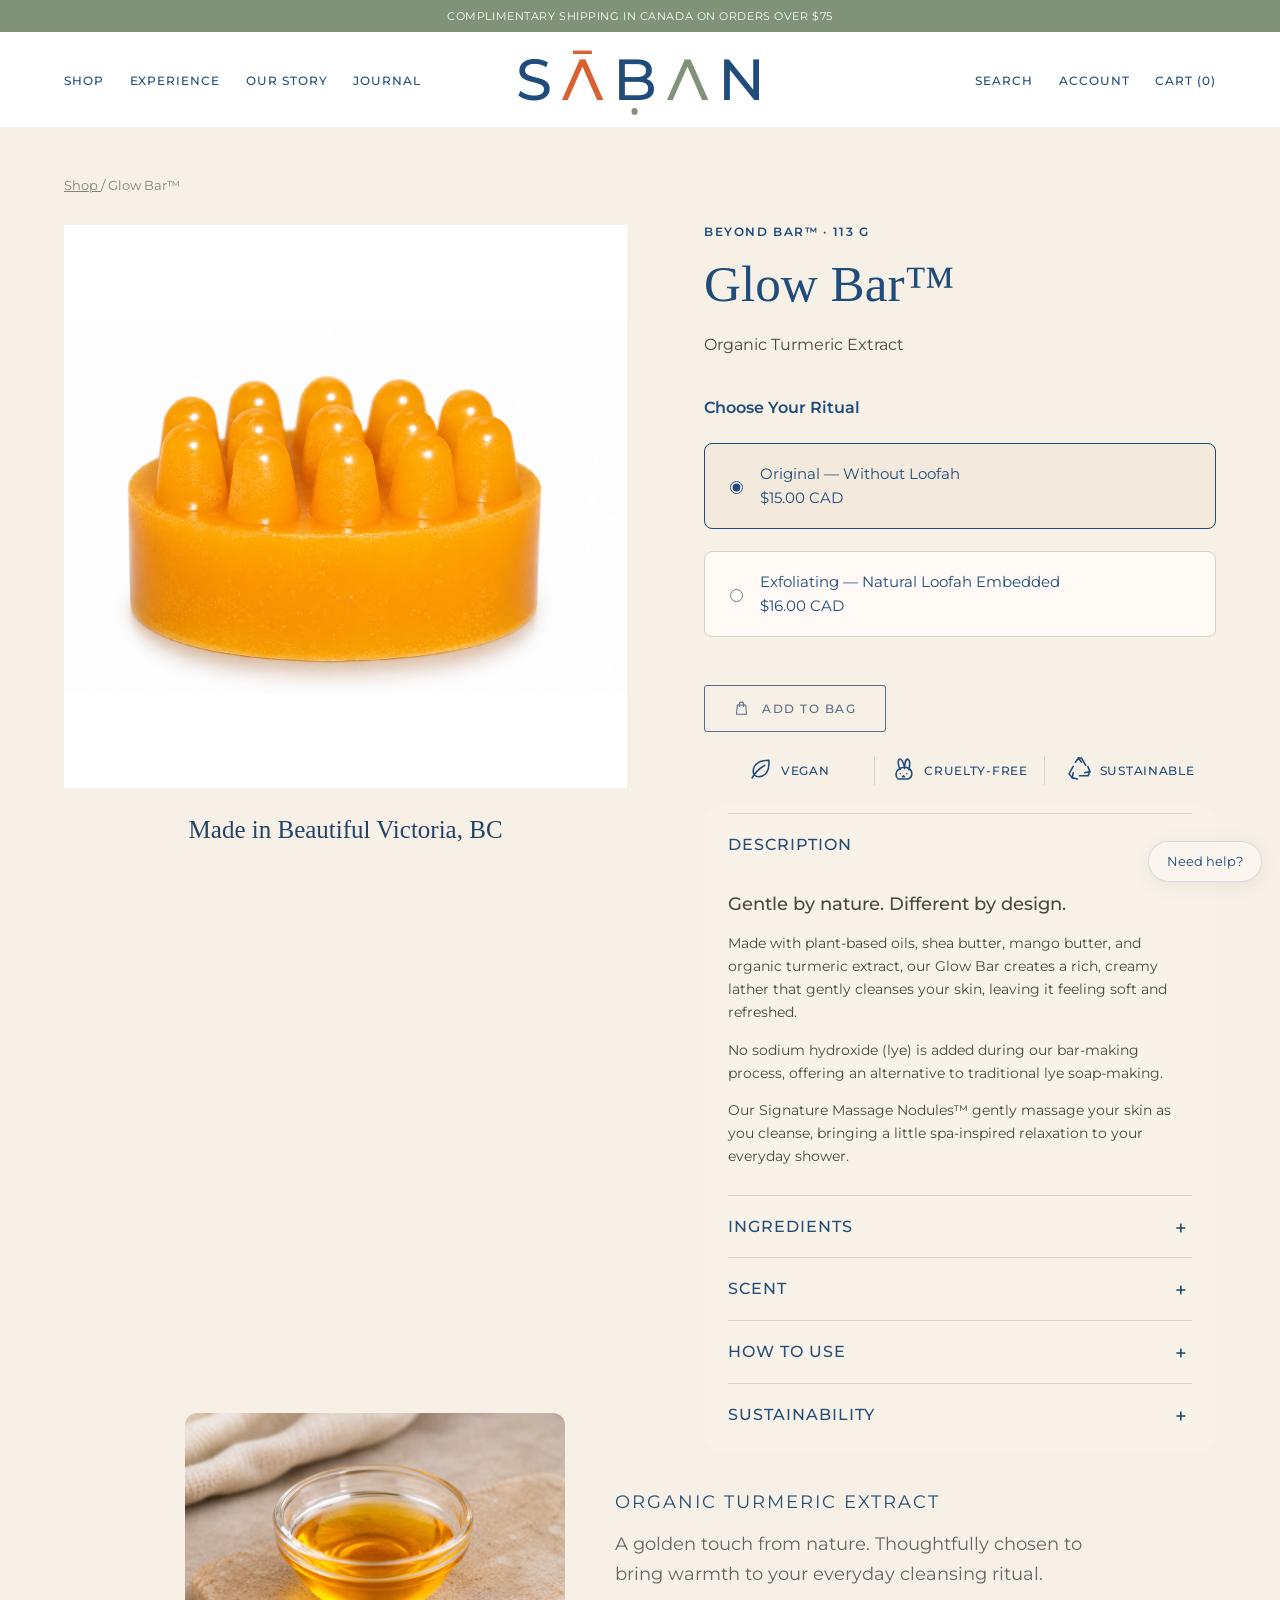
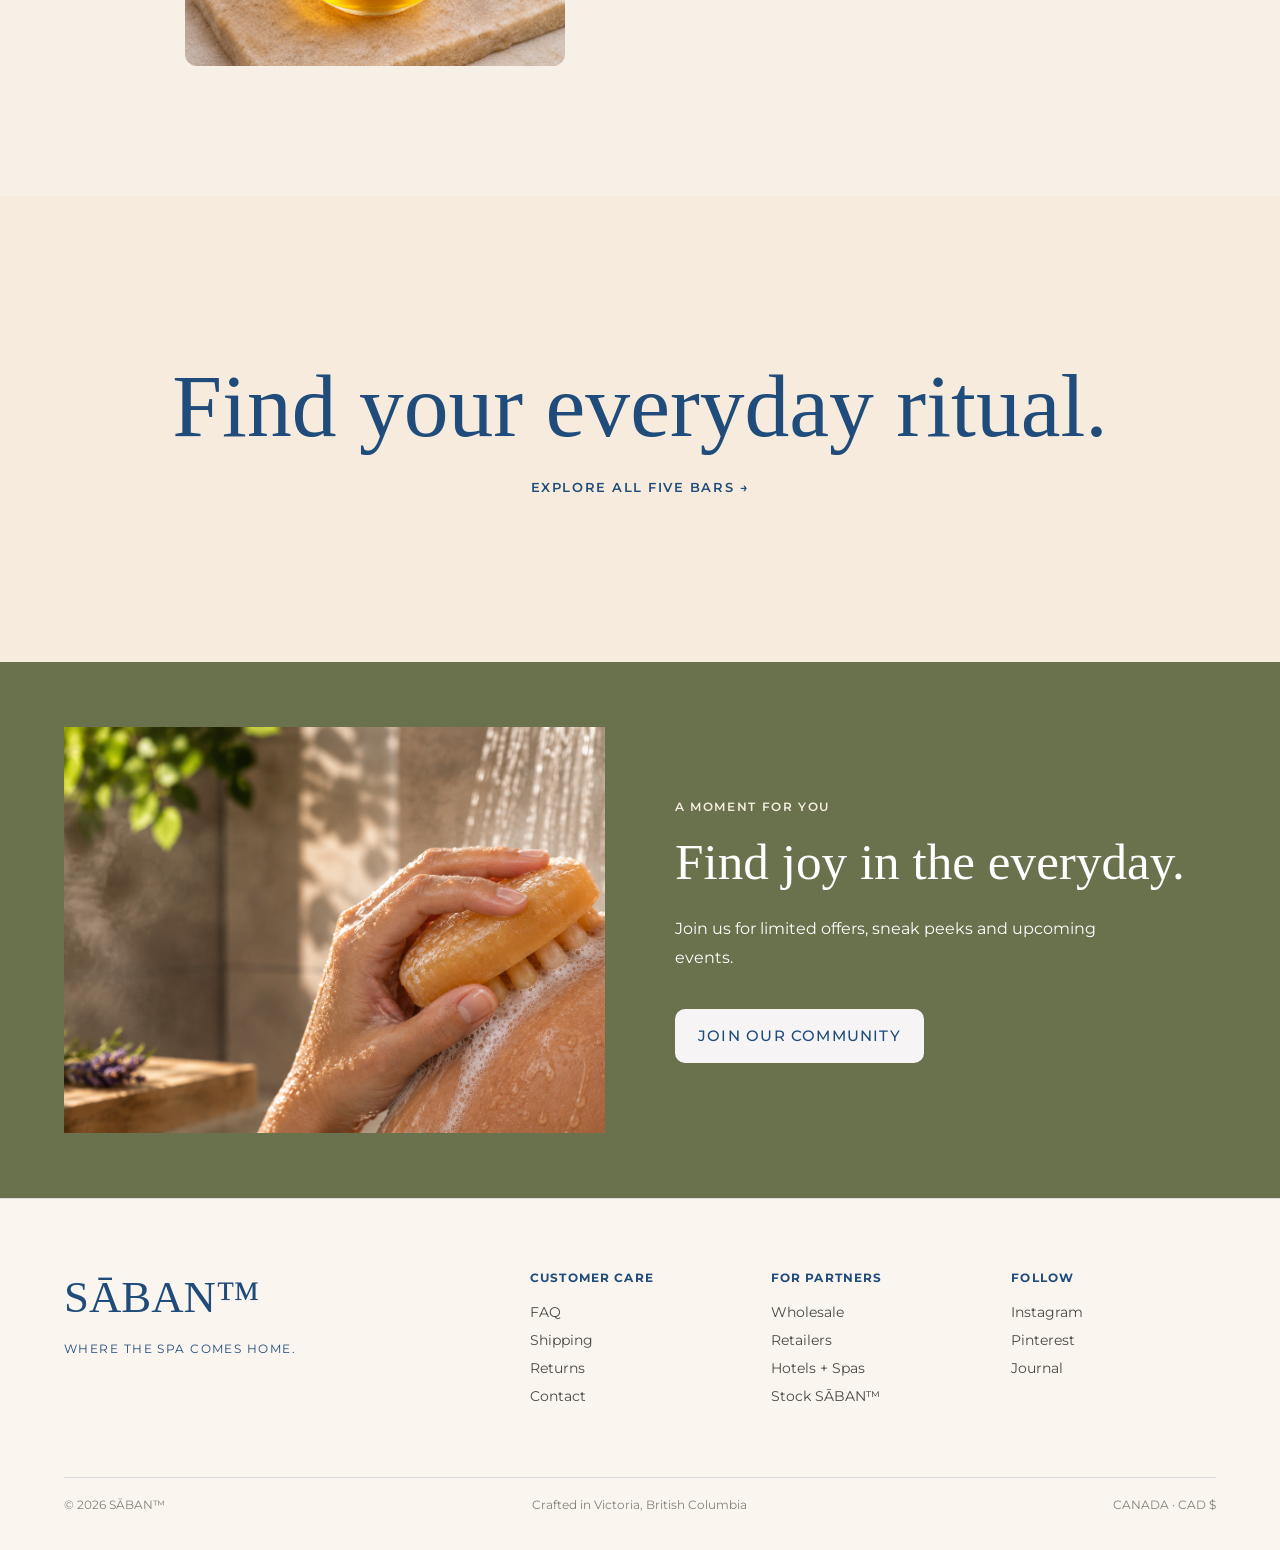
<file: glow.html>
<!DOCTYPE html>
<html lang="en">
 <head>
  <meta charset="utf-8"/>
  <meta content="width=device-width, initial-scale=1.0" name="viewport"/>
  <meta content="Glow Bar™ — SĀBAN Beyond Bar." name="description"/>
  <title>
   Glow Bar™ | SĀBAN™
  </title>
  <link href="https://fonts.googleapis.com" rel="preconnect"/>
  <link crossorigin="" href="https://fonts.gstatic.com" rel="preconnect"/>
  <link href="https://fonts.googleapis.com/css2?family=Montserrat:wght@200;300;400;500;600&amp;display=swap" rel="stylesheet"/>
  <link href="style.css" rel="stylesheet"/>
 </head>
 <body>
  <a class="skip-link" href="#main-content">
   Skip to content
  </a>
  <!-- =========================================
         HEADER
    ========================================== -->
  <header class="site-header internal-header" data-site-header="">
   <div class="header-offer-container">
    <p class="header-offer">
     COMPLIMENTARY SHIPPING IN CANADA ON ORDERS OVER $75
    </p>
   </div>
   <div class="header-container">
    <button aria-controls="mobile-navigation" aria-expanded="false" aria-label="Open navigation" class="mobile-menu-button" data-menu-button="" type="button">
     <span>
     </span>
     <span>
     </span>
    </button>
    <nav aria-label="Main navigation" class="nav-left">
     <ul class="nav-list">
      <li>
       <a href="shop.html">
        SHOP
       </a>
      </li>
      <li>
       <a href="index.html#experience">
        EXPERIENCE
       </a>
      </li>
      <li>
       <a href="about.html">
        OUR STORY
       </a>
      </li>
      <li>
       <a href="index.html#journal">
        JOURNAL
       </a>
      </li>
     </ul>
    </nav>
    <p class="header-title">
     <a aria-label="SĀBAN home" class="logo-link" href="index.html">
      <span class="logo-s">
       S
      </span>
      <span class="logo-a1">
       Ʌ̄
      </span>
      <span class="logo-b b-dot">
       B
      </span>
      <span class="logo-a2">
       Ʌ
      </span>
      <span class="logo-n">
       N
      </span>
     </a>
    </p>
    <nav aria-label="Utility navigation" class="nav-right">
     <ul class="nav-list nav-utility">
      <li class="utility-desktop">
       <a href="#">
        SEARCH
       </a>
      </li>
      <li class="utility-desktop">
       <a href="#">
        ACCOUNT
       </a>
      </li>
      <li>
       <a href="#">
        CART
        <span aria-hidden="true">
         (0)
        </span>
       </a>
      </li>
     </ul>
    </nav>
   </div>
   <nav aria-label="Mobile navigation" class="mobile-navigation" data-mobile-navigation="" hidden="" id="mobile-navigation">
    <a href="shop.html">
     SHOP
    </a>
    <a href="index.html#experience">
     EXPERIENCE
    </a>
    <a href="about.html">
     OUR STORY
    </a>
    <a href="index.html#journal">
     JOURNAL
    </a>
    <a href="#">
     SEARCH
    </a>
    <a href="#">
     ACCOUNT
    </a>
   </nav>
  </header>
  <main id="main-content">
   <section class="product-detail section-shell">
    <nav aria-label="Breadcrumb" class="breadcrumb">
     <a href="shop.html">
      Shop
     </a>
     / Glow Bar™
    </nav>
    <div class="product-detail-grid">
     <div class="product-gallery">
     
<img alt="Glow Bar with Signature Massage Nodules" src="photos/Glossy Orange Massage Soap Bar.png"/>

      

<div class="saban-crafted-message" style="text-align:center; padding:28px 16px; color:#244467;">
  <h3 style="font-family:Georgia,serif; font-size:25px; font-weight:normal; margin:0;">
    Made in Beautiful Victoria, BC
  </h3>
</div>

  

     </div>
     <div class="product-detail-copy">
      <p class="eyebrow">
       BEYOND BAR™ · 113 G
      </p>
      <h1>
       Glow Bar™
      </h1>
      <p>
       Organic Turmeric Extract
      </p>
     
       

<div class="ritual-options">
  <p class="ritual-options-title">Choose Your Ritual</p>

  <label class="ritual-option">
    <input type="radio" name="glow-ritual" value="original" checked>
    <span>Original — Without Loofah<br>$15.00 CAD</span>
  </label>

  <label class="ritual-option">
    <input type="radio" name="glow-ritual" value="loofah">
    <span>Exfoliating — Natural Loofah Embedded<br>$16.00 CAD</span>
  </label>
</div>
  
      <button type="button" class="saban-add-to-bag" disabled aria-label="Add to bag — available when online shopping launches" title="Online shopping coming soon" style="display:inline-flex;align-items:center;justify-content:center;gap:12px;padding:14px 28px;margin:8px 0 24px;border:1px solid #244467;border-radius:3px;background:transparent;color:#244467;font-family:inherit;font-size:12px;font-weight:500;letter-spacing:0.13em;cursor:not-allowed;opacity:0.75;">
  <svg aria-hidden="true" width="17" height="17" viewBox="0 0 24 24" fill="none" stroke="currentColor" stroke-width="1.5" stroke-linecap="round" stroke-linejoin="round"><path d="M6 7h12l1 13H5L6 7Z"/><path d="M9 9V6a3 3 0 0 1 6 0v3"/></svg>
  ADD TO BAG
</button>
     <div class="saban-values">

  <div class="saban-value">
    <span class="saban-value-icon">
      <svg width="25" height="25" viewBox="0 0 24 24" fill="none" stroke="currentColor" stroke-width="1.5" stroke-linecap="round" stroke-linejoin="round" aria-hidden="true">
        <path d="M20 4c-9 0-15 4-15 11a5 5 0 0 0 5 5c7 0 11-6 10-16Z"/>
        <path d="M4 21c3-6 7-9 12-12"/>
      </svg>
    </span>
    <span>VEGAN</span>
  </div>

  <div class="saban-value">
    <span class="saban-value-icon">
      <svg width="25" height="25" viewBox="0 0 24 24" fill="none" stroke="currentColor" stroke-width="1.5" stroke-linecap="round" stroke-linejoin="round" aria-hidden="true">
        <path d="M9 13c-2-3-3-8-1-10 2-1 4 4 5 7"/>
        <path d="M13 12c0-4 1-9 3-9 3 1 2 7 1 10"/>
        <path d="M7 13c-3 2-3 7 0 9h10c4-2 4-8 0-10-3-2-7-1-10 1Z"/>
        <path d="M9 17h.01M15 17h.01"/>
        <path d="M12 19l-1 1h2l-1-1Z"/>
      </svg>
    </span>
    <span>CRUELTY-FREE</span>
  </div>

  <div class="saban-value">
    <span class="saban-value-icon">
      <svg width="25" height="25" viewBox="0 0 24 24" fill="none" stroke="currentColor" stroke-width="1.5" stroke-linecap="round" stroke-linejoin="round" aria-hidden="true">
        <path d="m8 6 3-4 3 4"/>
        <path d="M11 2h3l4 7"/>
        <path d="m20 10 2 5-5 1"/>
        <path d="m22 15-2 4h-8"/>
        <path d="m10 22-5-1 1-5"/>
        <path d="M5 21 2 17l4-7"/>
      </svg>
    </span>
    <span>SUSTAINABLE</span>
  </div>

</div>

      <div class="product-accordions">
       <details class="accordion" open="">
        <summary>
         Description
        </summary>
        <div class="accordion-body">
         <h2>
          Gentle by nature. Different by design.
         </h2>
         
         <p>
          Made with plant-based oils, shea butter, mango butter, and organic turmeric extract, our Glow Bar creates a rich, creamy lather that gently cleanses your skin, leaving it feeling soft and refreshed.
         </p>
         <p>
          No sodium hydroxide (lye) is added during our bar-making process, offering an alternative to traditional lye soap-making.
         </p>
         <p>
         Our Signature Massage Nodules™ gently massage your skin as you cleanse, bringing a little spa-inspired relaxation to your everyday shower.</p>
         </p>
        </div>
       </details>
<details class="accordion">
        <summary>
         Ingredients
        </summary>
        <div class="accordion-body">
         <p>
        Aqua (Water), Glycerin (vegetable-derived), Propylene Glycol (vegetable-derived), Sodium Cocoyl Isethionate (coconut-derived), Cocos Nucifera (Coconut) Oil, Caprylic/Capric Triglyceride (coconut-derived), Glyceryl Stearate (vegetable-derived), Phenoxyethanol, Butyrospermum Parkii (Shea) Butter, Mangifera Indica (Mango) Seed Butter, Curcuma Longa (Turmeric) Root Extract, Iron Oxides (CI 77492), Cananga Odorata Flower (Ylang Ylang) Oil, Myristica Fragrans (Nutmeg) Kernel Oil, Hydrolyzed Vegetable Protein.
         </p>
         
<p>Our Beyond Bars are made with carefully selected ingredients, without added sulphates, phthalates, parabens, lead, mercury, formaldehyde, triclosan or intentionally added nanoparticles.</p>

<p>Because your skin deserves a little extra care.</p>

        </div>
</details>
<details class="accordion">
  <summary>Scent</summary>
  <div class="accordion-body">
         <p>
         Soft floral notes of ylang-ylang wrapped in the gentle warmth of nutmeg.
         </p>
        

        </div>
       </details>
       <details class="accordion">
        <summary>
         How to Use
        </summary>
        <div class="accordion-body">
         <p>
         Wet your skin and the Glow Bar with water to create a creamy lather. Gently glide the bar over your skin using circular motions, allowing the Signature Massage Nodules™ to massage as you cleanse. If using the Exfoliating Bar, enjoy the gentle exfoliation of the embedded natural loofah. Rinse thoroughly.
         </p>
         <p>
          Take your time.
         </p>
         <p>
          Cleanse. Exfoliate. Massage. Rinse. Reset.
         </p>
         <p>
          For external use only.
         </p>
        </div>
      </details>
      <details class="accordion">
        <summary>
         Sustainability
        </summary>
        <div class="accordion-body">
         <p>
          Our ingredient labels are printed on recyclable paper. Each SĀBAN bar is thoughtfully made in small batches in beautiful Victoria, BC, keeping production close to home.
         </p>
        </div>
       </details>
      </div>
     </div>
    </div>
   </section>
   
<section style="display: flex; align-items: center; justify-content: center; gap: 50px; max-width: 950px; margin: -100px auto 100px; padding: 30px 20px; flex-wrap: wrap;">

  <img
    src="photos/turmeric-extract.png"
    alt="Golden turmeric extract used in SĀBAN Glow Bar"
    style="width: 100%; max-width: 380px; height: auto; border-radius: 12px;"
  >

  <div style="flex: 1; min-width: 260px;">
    <h3 style="color: #244e78; font-size: 1.1rem; font-weight: 400; letter-spacing: 2px; text-transform: uppercase;">
      Organic Turmeric Extract
    </h3>

    <p style="color: #666; font-size: 1.1rem; line-height: 1.7;">
      A golden touch from nature. Thoughtfully chosen to bring warmth to your everyday cleansing ritual.
    </p>
  </div>

</section>
<section class="about-cta">
    <div class="section-shell">
     <h2>
      Find your everyday ritual.
     </h2>
     <a class="text-link" href="shop.html">
      EXPLORE ALL FIVE BARS →
     </a>
    </div>
   </section>
  </main>
  <!-- =========================================
         FOOTER
    ========================================== -->
  <section class="community-banner">
   <div class="section-shell community-grid">
    <img alt="Beyond Bar as part of a relaxing shower ritual" loading="lazy" src="photos/shower-ritual.png"/>
    <div>
     <p class="eyebrow">
      A MOMENT FOR YOU
     </p>
     <h2>
      Find joy in the everyday.
     </h2>
     <p>
      Join us for limited offers, sneak peeks and upcoming events.
     </p>
     <button class="button button-light" data-open-community="" type="button">
      JOIN OUR COMMUNITY
     </button>
    </div>
   </div>
  </section>
  <footer class="site-footer">
   <div class="section-shell footer-top">
    <div class="footer-brand">
     <a class="footer-logo" href="index.html">
      SĀBAN™
     </a>
     <p>
      WHERE THE SPA COMES HOME.
     </p>
    </div>
    <div class="footer-groups">
     <div>
      <h2>
       CUSTOMER CARE
      </h2>
      <a href="faq.html">
       FAQ
      </a>
      <a href="shipping.html#shipping">
       Shipping
      </a>
      <a href="shipping.html#returns">
       Returns
      </a>
      <a href="contact.html">
       Contact
      </a>
     </div>
     <div>
      <h2>
       FOR PARTNERS
      </h2>
      <a href="contact.html">
       Wholesale
      </a>
      <a href="contact.html">
       Retailers
      </a>
      <a href="contact.html">
       Hotels + Spas
      </a>
      <a href="contact.html">
       Stock SĀBAN™
      </a>
     </div>
     <div>
      <h2>
       FOLLOW
      </h2>
      <a href="#">
       Instagram
      </a>
      <a href="#">
       Pinterest
      </a>
      <a href="index.html#journal">
       Journal
      </a>
     </div>
    </div>
   </div>
   <div class="section-shell footer-bottom">
    <p>
     ©
     <span data-year="">
     </span>
     SĀBAN™
    </p>
    <p>
     Crafted in Victoria,
                British Columbia
    </p>
    <p>
     CANADA · CAD $
     <span class="payment-methods" data-payment-methods="" hidden="">
     </span>
    </p>
   </div>
  </footer>
  <script src="config.js">
  </script>
  <script defer="" src="script.js">
  </script>
  <dialog aria-labelledby="community-title" class="community-dialog">
   <button aria-label="Close community signup" class="dialog-close" type="button">
    ×
   </button>
   <div class="community-dialog-copy">
    <p class="eyebrow">
     SĀBAN™
    </p>
    <h2 id="community-title">
     Join Our Community
    </h2>
    <p>
     Sign up for limited offers, sneak peeks and upcoming events.
    </p>
    <form data-newsletter="">
     <label for="newsletter-email">
      Email address
     </label>
     <input autocomplete="email" id="newsletter-email" name="email" required="" type="email"/>
     <label class="consent">
      <input name="consent" required="" type="checkbox"/>
      I agree to receive SĀBAN emails. I can unsubscribe at any time.
     </label>
     <button class="button button-light" type="submit">
      SUBSCRIBE
     </button>
     <p data-newsletter-status="" role="status">
     </p>
    </form>
   </div>
  </dialog>
  <a aria-label="Contact SĀBAN for help" class="help-bubble" href="contact.html">
   Need help?
  </a>




</body>
</html>
</file>
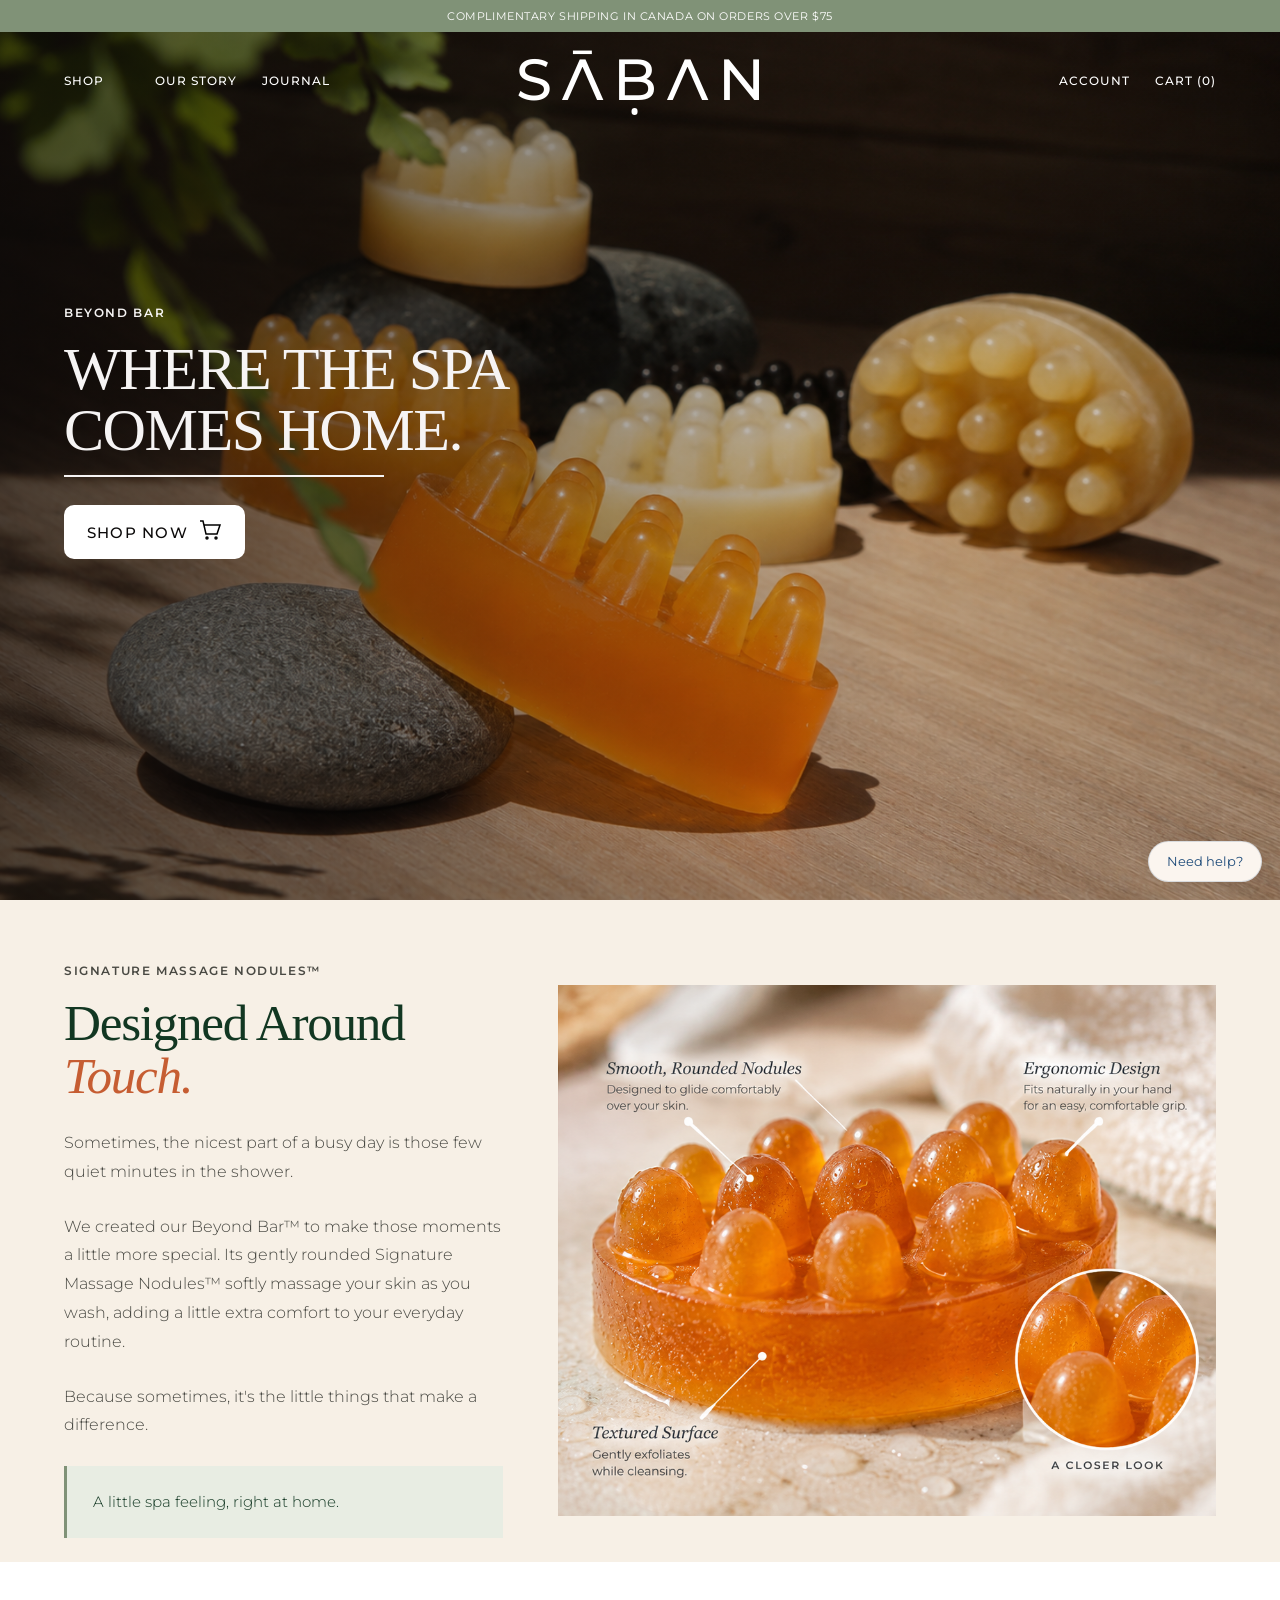
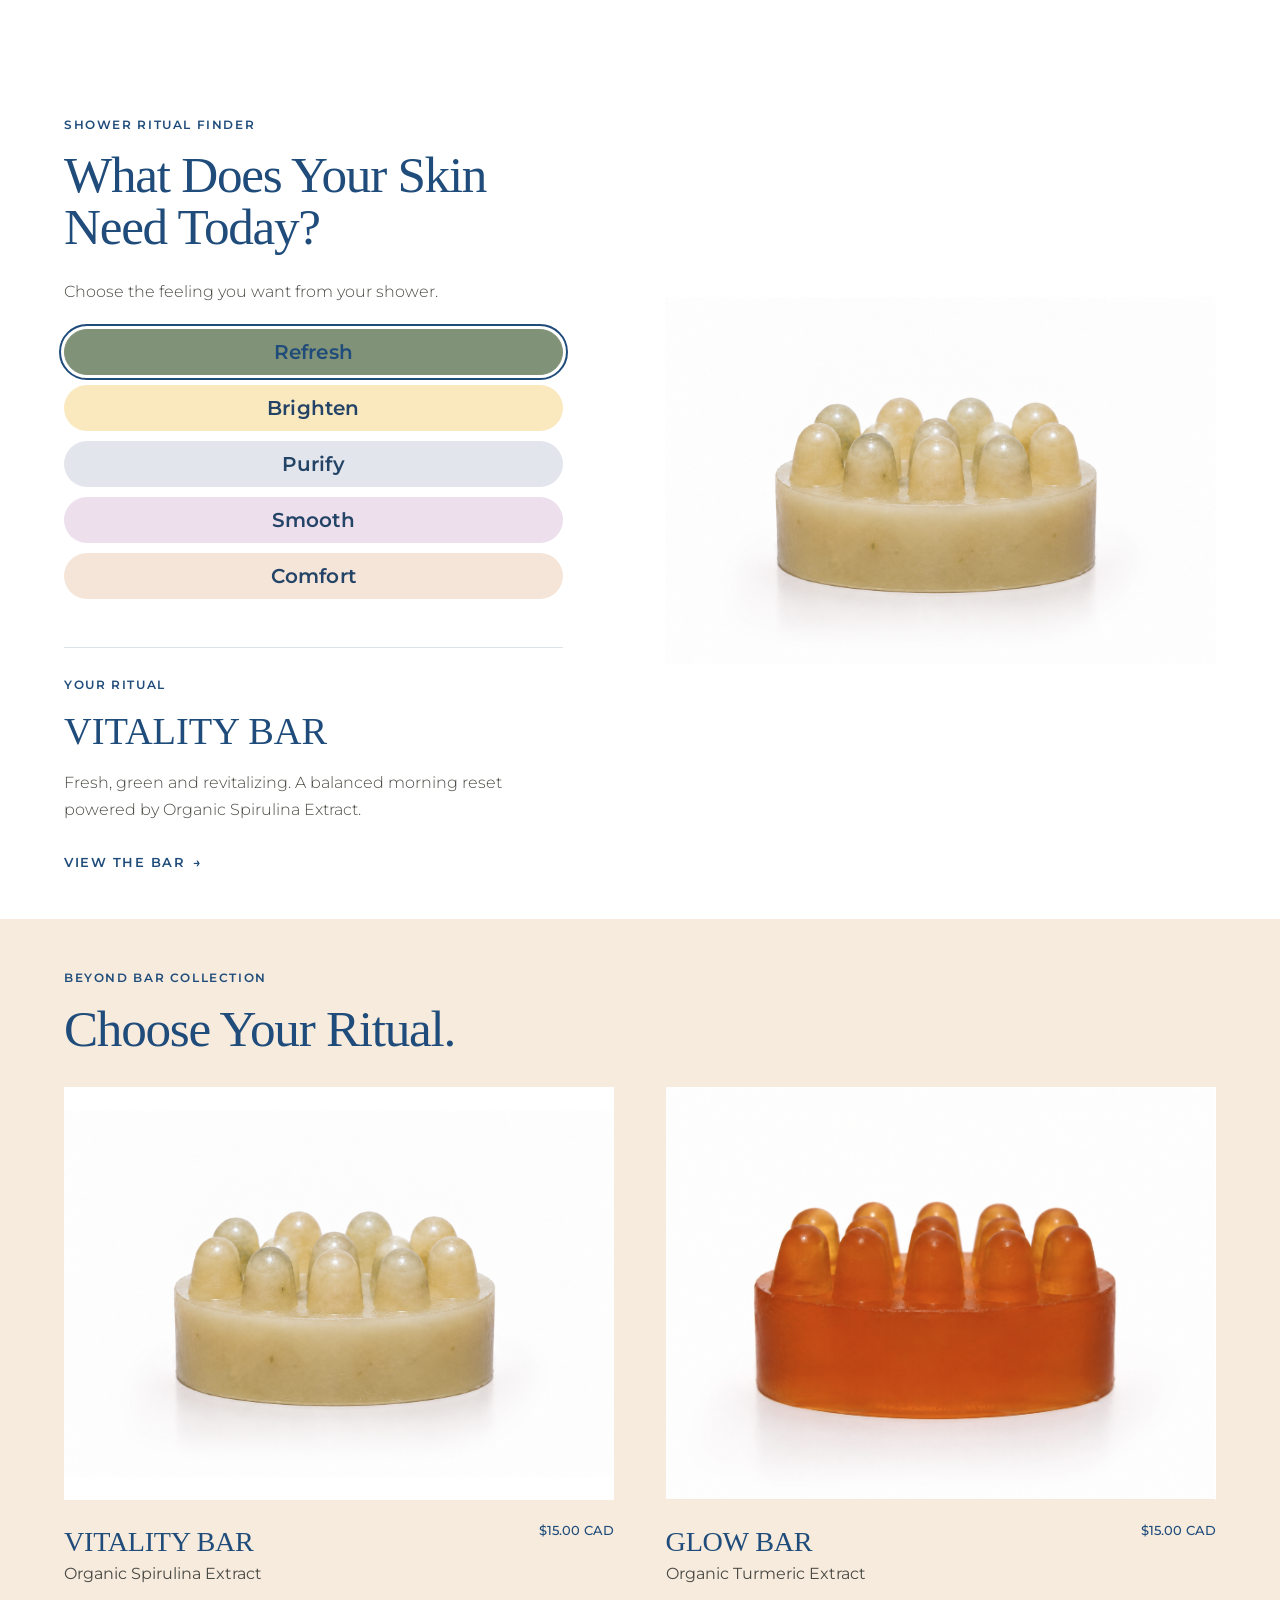
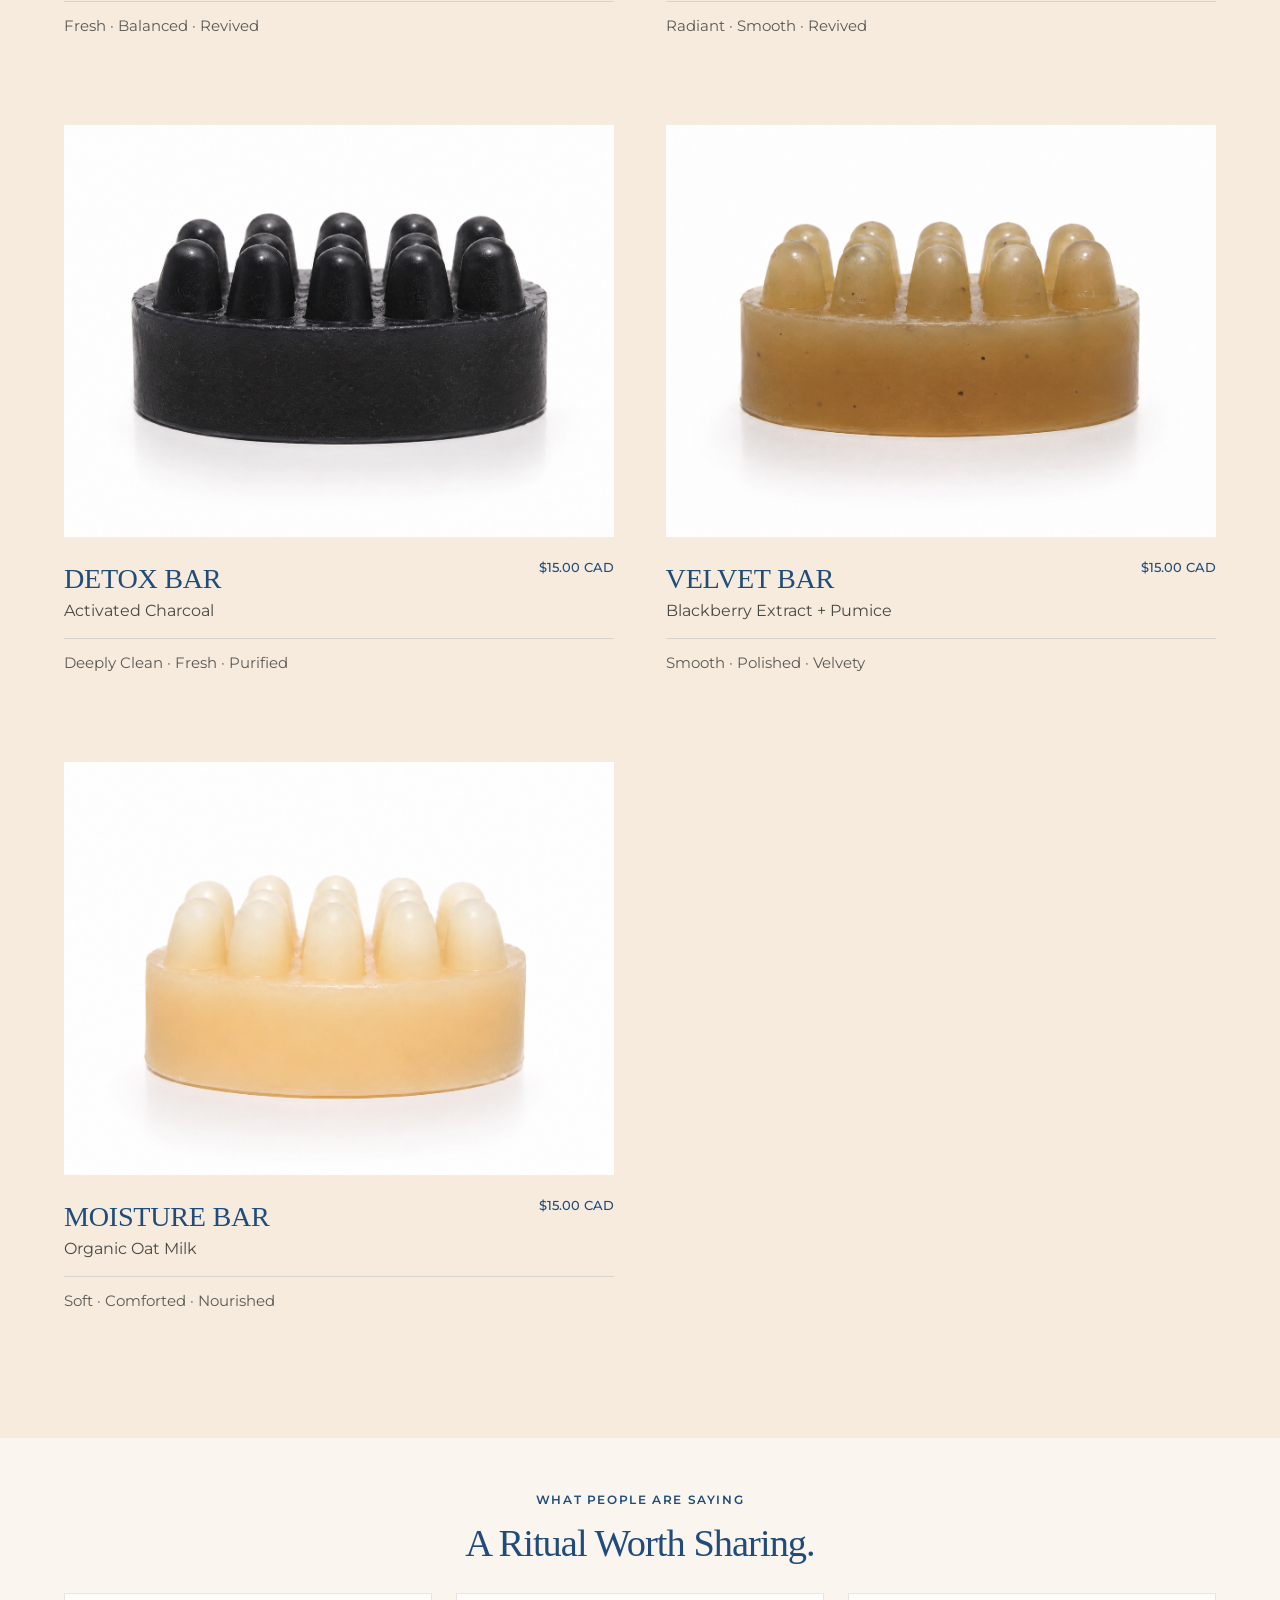
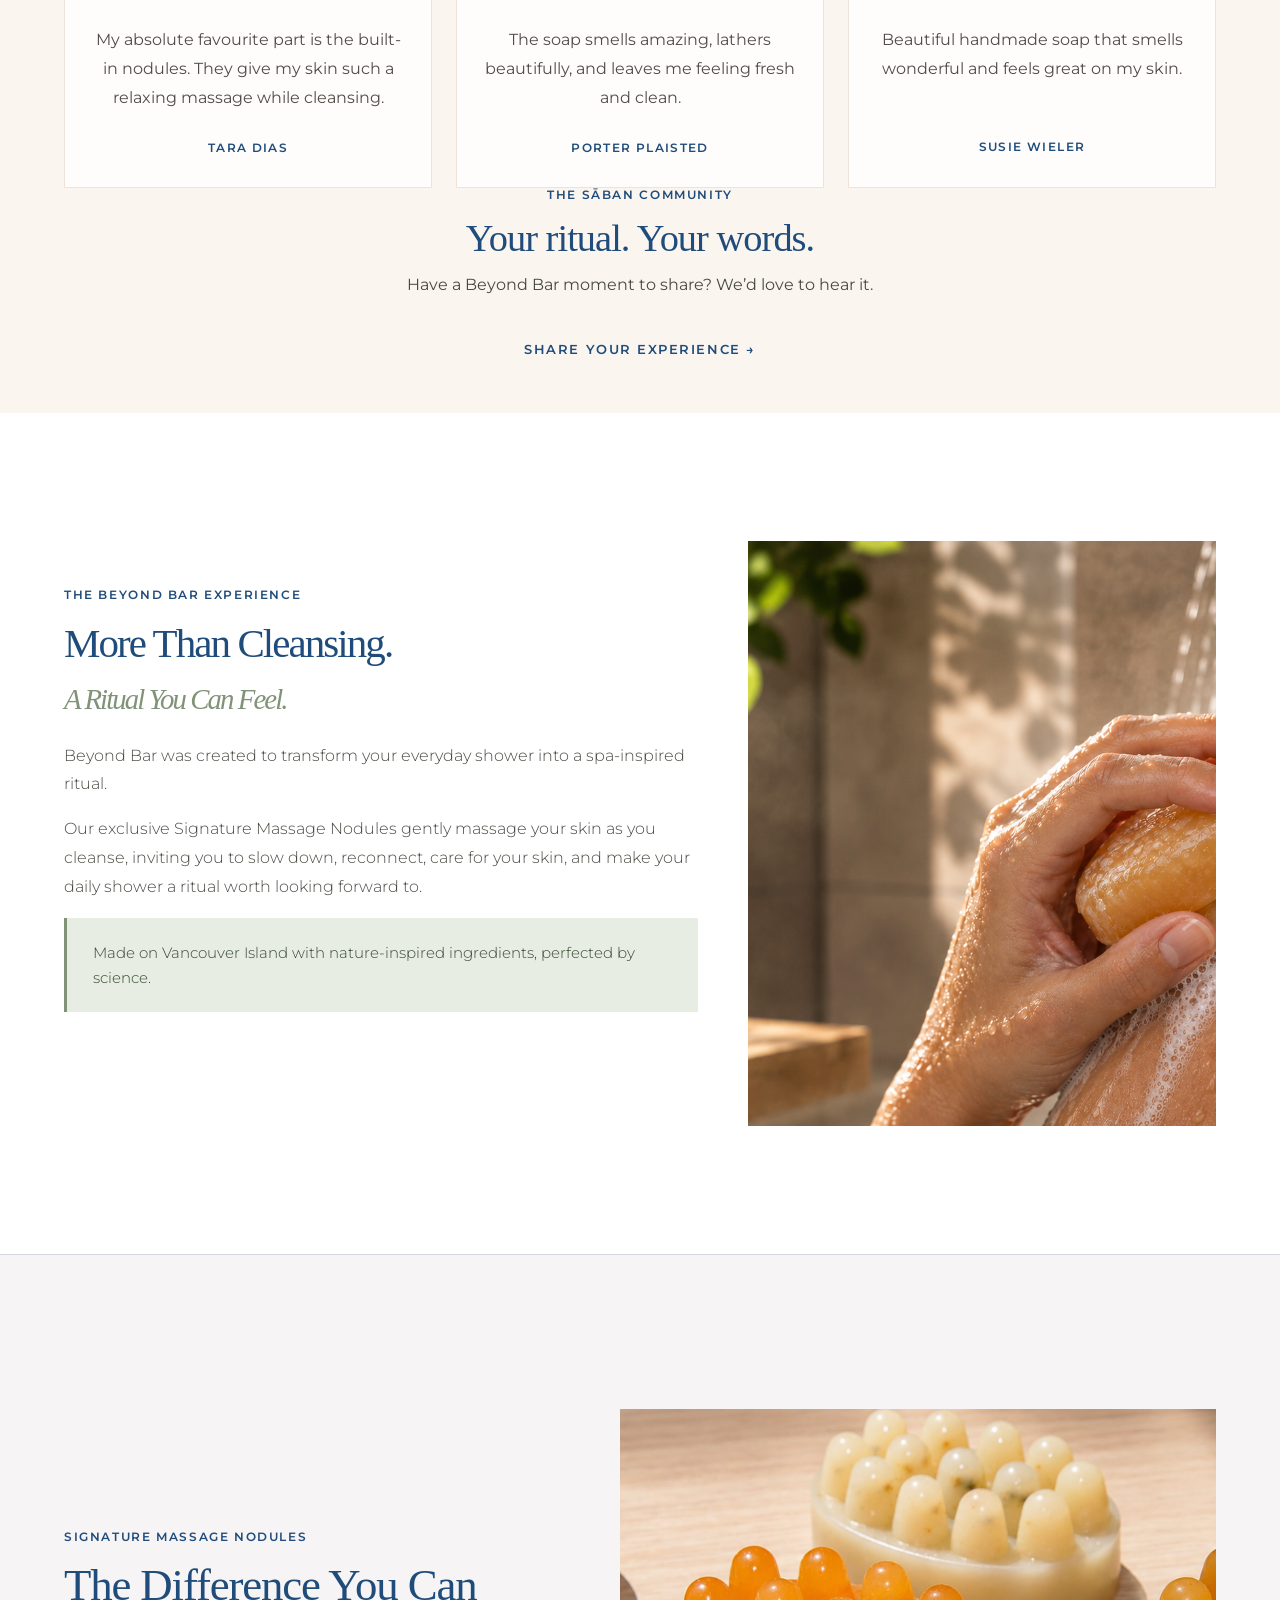
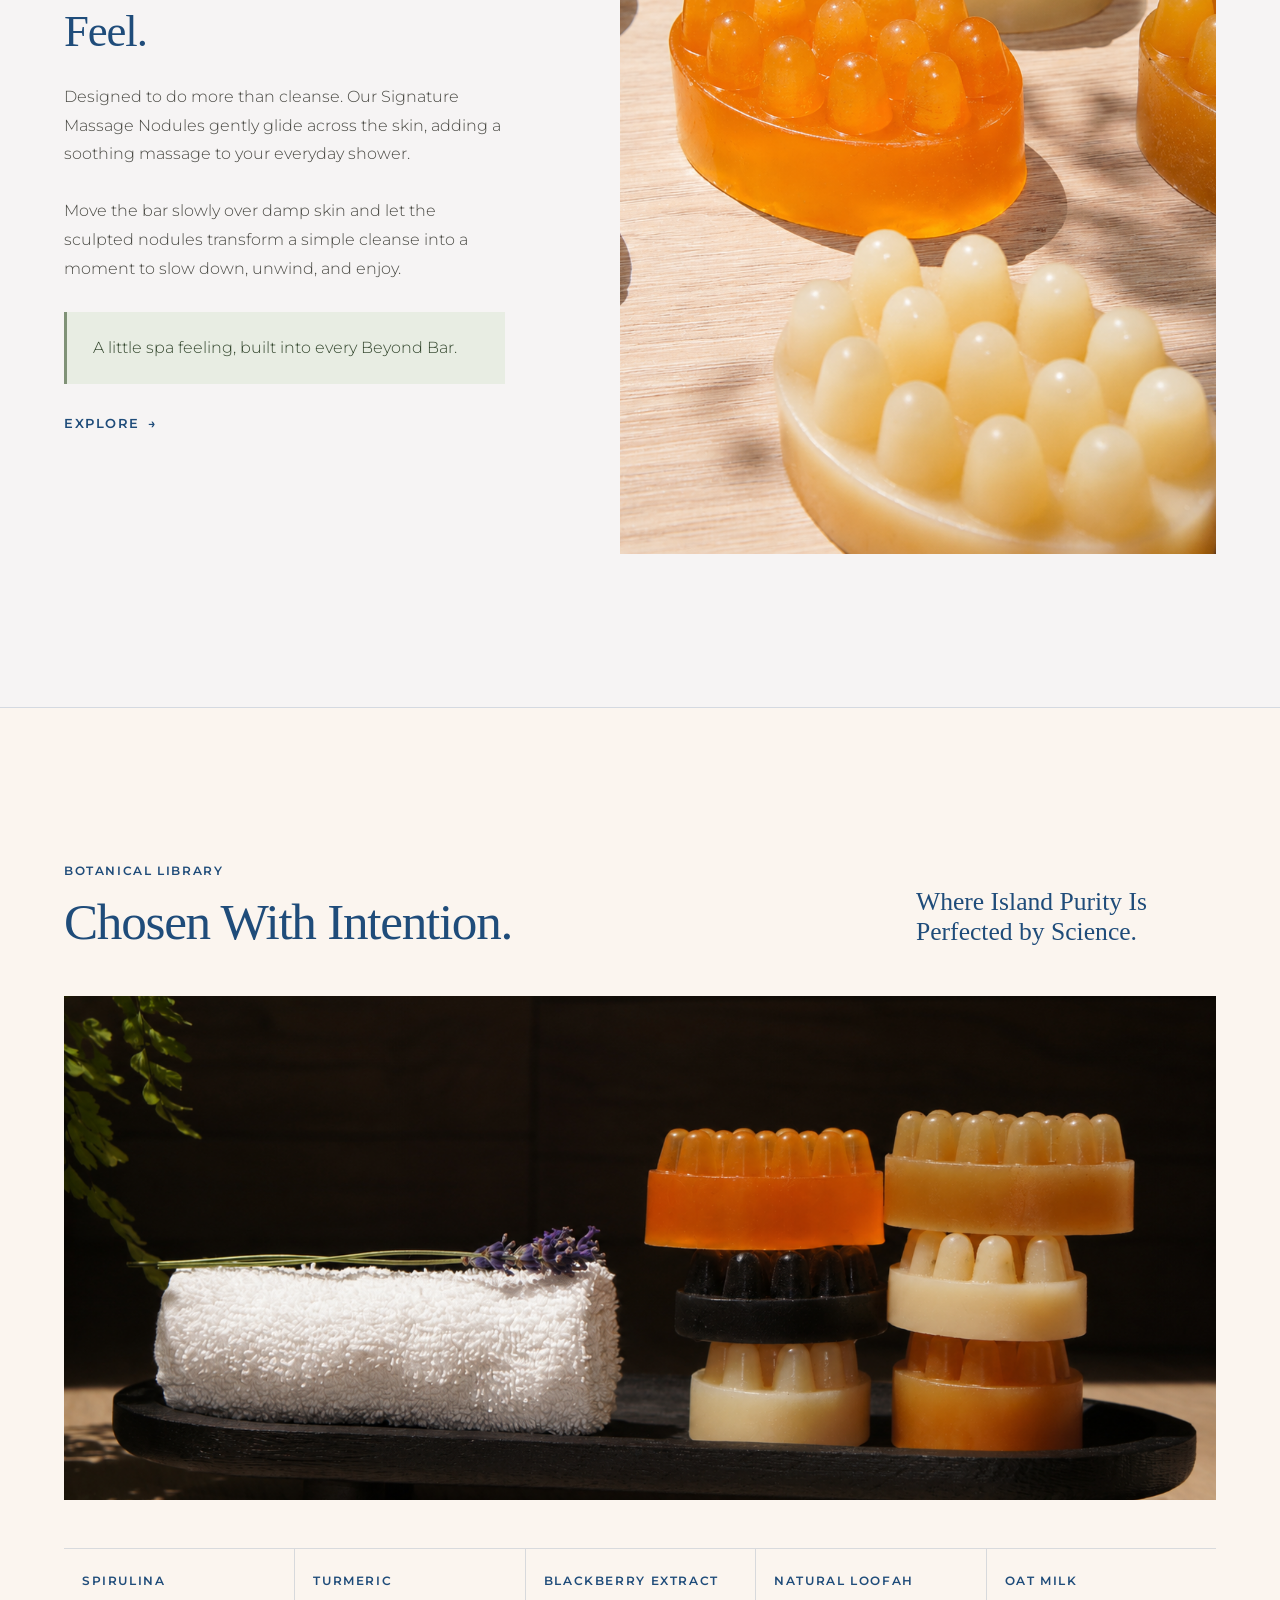
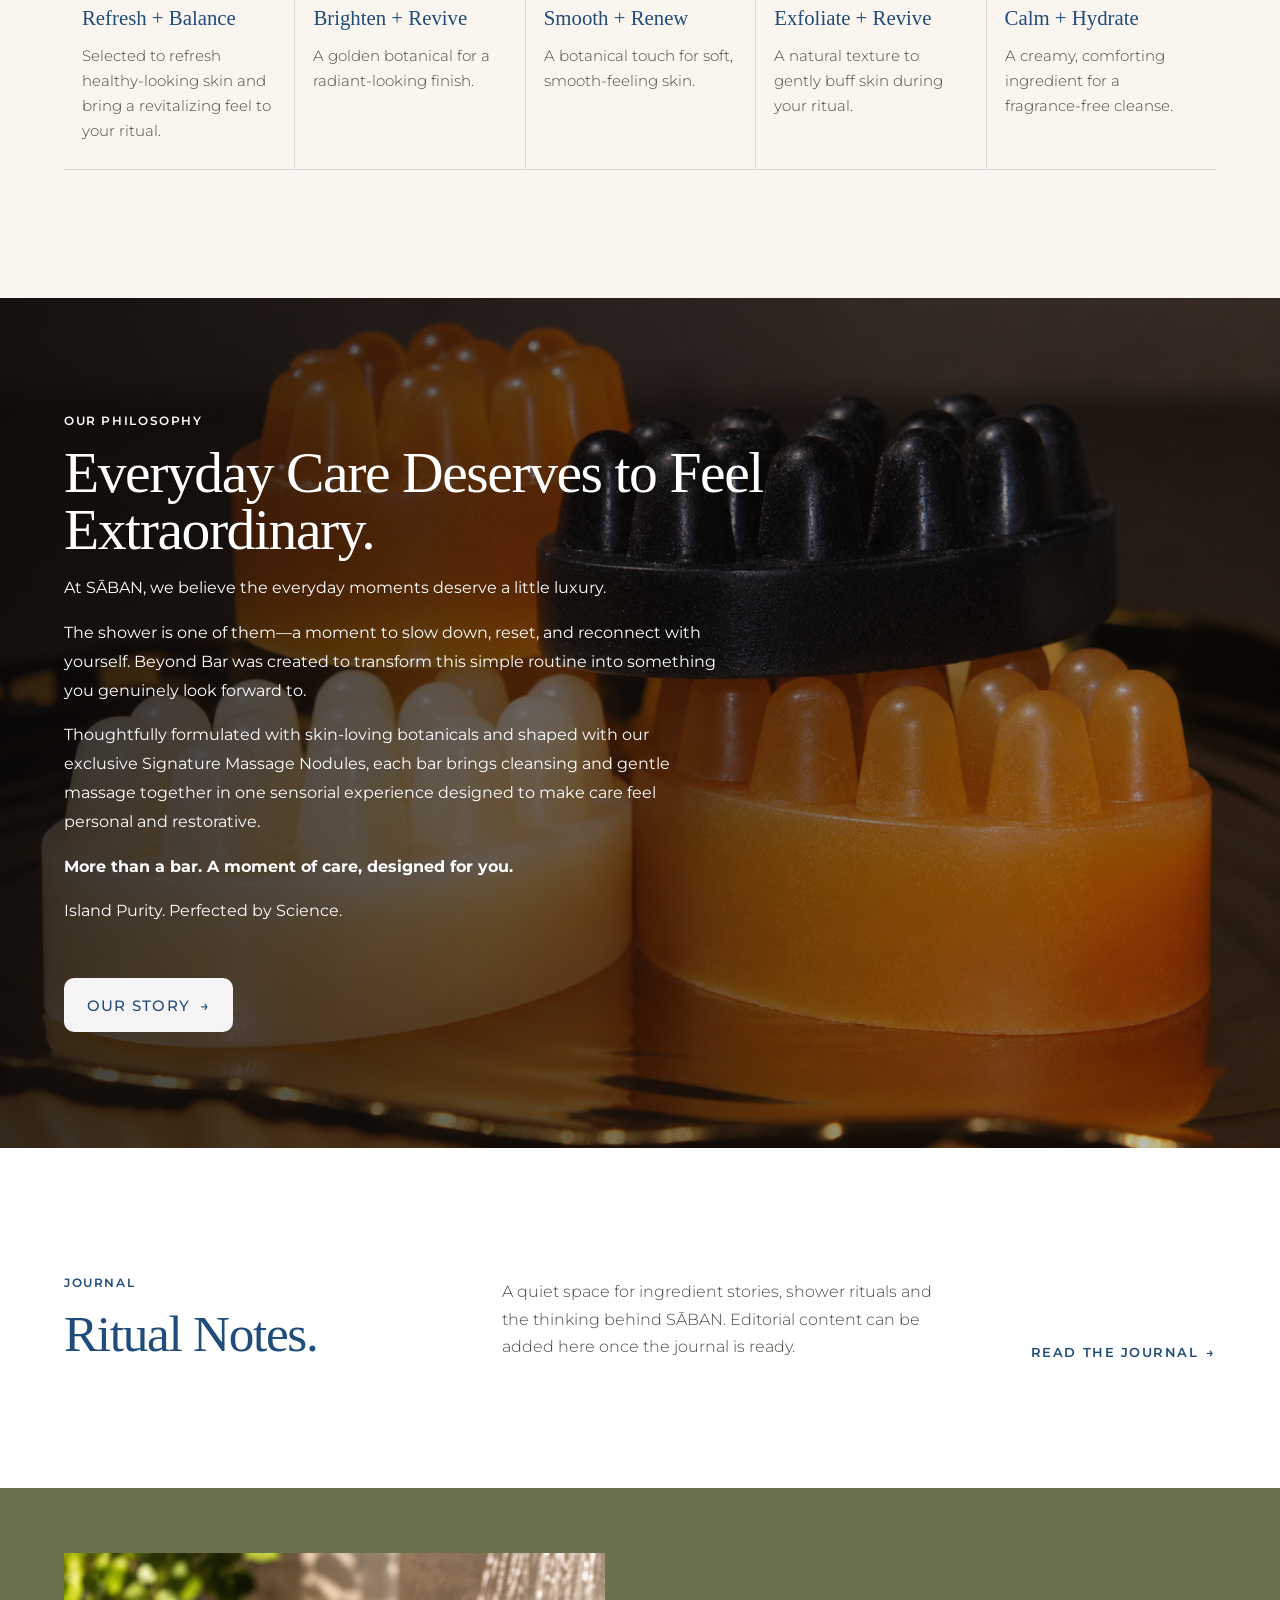
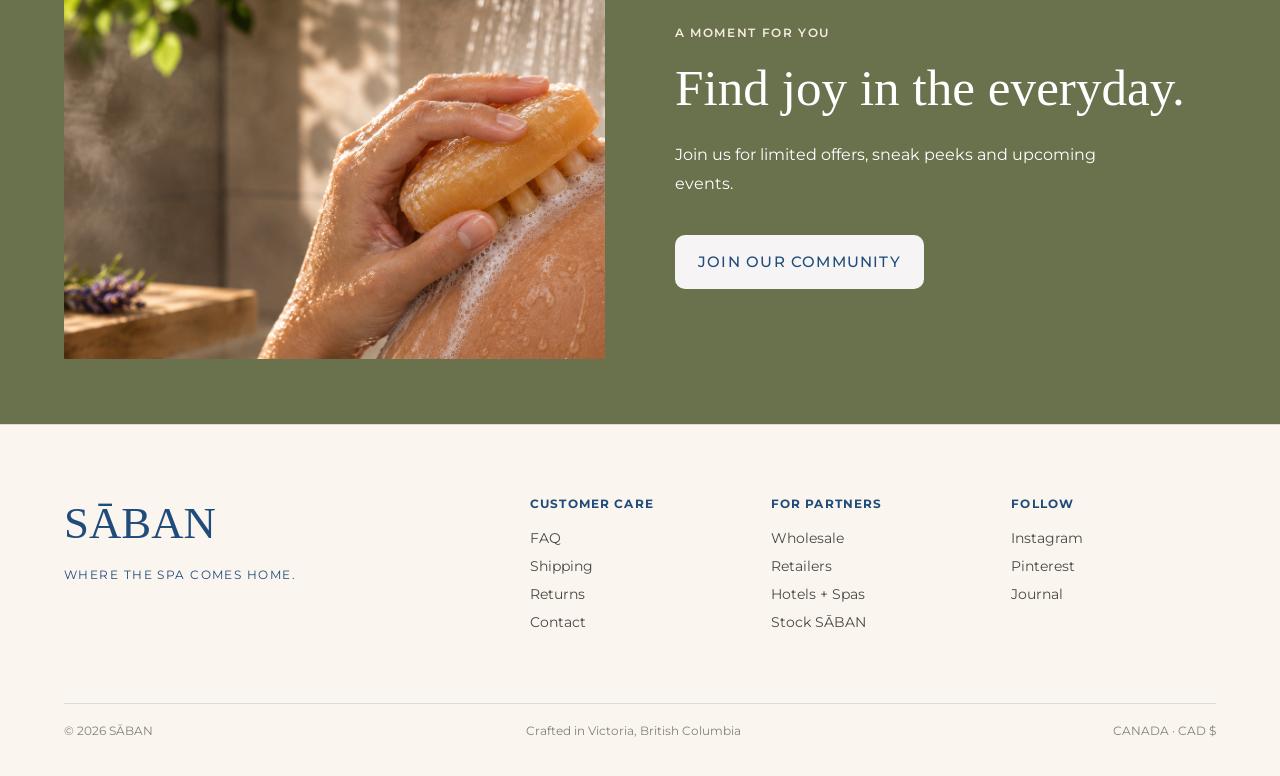
<file: index (1).html>
<!DOCTYPE html>
<html lang="en">
 <head>
  <meta charset="utf-8"/>
  <meta content="width=device-width, initial-scale=1.0" name="viewport"/>
  <meta content="SĀBAN Beyond Bar — island-inspired body cleansing rituals crafted with Signature Massage Nodules." name="description"/>
  <title>
   SĀBAN | Where the Spa Comes Home
  </title>
  <link href="https://fonts.googleapis.com" rel="preconnect"/>
  <link crossorigin="" href="https://fonts.gstatic.com" rel="preconnect"/>
  <link href="https://fonts.googleapis.com/css2?family=Montserrat:wght@200;300;400;500;600&amp;display=swap" rel="stylesheet"/>
  <link href="style.css" rel="stylesheet"/>
 </head>
 <body>
  <a class="skip-link" href="#main-content">
   Skip to content
  </a>
  <!-- =========================
         HEADER
   ========================== -->
  <header class="site-header" data-site-header="">
   <div class="header-offer-container">
    <p class="header-offer">
     COMPLIMENTARY SHIPPING IN CANADA ON ORDERS OVER $75
    </p>
   </div>
   <div class="header-container">
    <button aria-controls="mobile-navigation" aria-expanded="false" aria-label="Open navigation" class="mobile-menu-button" data-menu-button="" type="button">
     <span>
     </span>
     <span>
     </span>
    </button>
    <nav aria-label="Main navigation" class="nav-left">
     <ul class="nav-list">
      <li>
       <a href="shop.html">
        SHOP
       </a>
      </li>
      <li>
       </a>
      </li>
      <li>
       <a href="about.html">
        OUR STORY
       </a>
      </li>
      <li>
       <a href="#journal">
        JOURNAL
       </a>
      </li>
     </ul>
    </nav>
    <p class="header-title">
     <a aria-label="SĀBAN home" class="logo-link" href="#top">
      <span class="logo-s">
       S
      </span>
      <span class="logo-a1">
       Ʌ̄
      </span>
      <span class="logo-b b-dot">
       B
      </span>
      <span class="logo-a2">
       Ʌ
      </span>
      <span class="logo-n">
       N
      </span>
     </a>
    </p>
    <nav aria-label="Utility navigation" class="nav-right">
     <ul class="nav-list nav-utility">
      <li class="utility-desktop">
       </a>
      </li>
      <li class="utility-desktop">
       <a aria-label="Account" href="#">
        ACCOUNT
       </a>
      </li>
      <li>
       <a aria-label="Cart" href="#">
        CART
        <span aria-hidden="true">
         (0)
        </span>
       </a>
      </li>
     </ul>
    </nav>
   </div>
   <!-- MOBILE MENU -->
   <nav aria-label="Mobile navigation" class="mobile-navigation" data-mobile-navigation="" hidden="" id="mobile-navigation">
    <a href="shop.html">
     SHOP
    </a>
    <a href="#experience">
     EXPERIENCE
    </a>
    <a href="about.html">
     OUR STORY
    </a>
    <a href="#journal">
     JOURNAL
    </a>
    <a href="#">
     SEARCH
    </a>
    <a href="#">
     ACCOUNT
    </a>
   </nav>
  </header>
  <main id="main-content">
   <!-- =========================
             V1 HERO
             Intentionally kept close
             to the original design.
        ========================== -->
   <section aria-labelledby="hero-title" class="hero" id="top">
    <img alt="SĀBAN body cleansing bars" class="hero-image" fetchpriority="high" src="photos/photo-1.png"/>
    <div class="hero-content">
     <p class="eyebrow hero-eyebrow">
      BEYOND BAR
     </p>
     <h1 class="hero-copy-title" id="hero-title">
      WHERE THE SPA COMES HOME.
     </h1>
     <hr class="hero-divider"/>
     <a class="button button-primary" href="shop.html">
      <span>
       SHOP NOW
      </span>
      <img alt="" aria-hidden="true" class="cta-cart-icon" src="icons/cart.svg"/>
     </a>
    </div>
   </section>
   
   <!-- =========================
       PRODUCT PRINCIPLES
========================= -->


         
   <section class="about-nodules">
    <div class="section-shell about-nodules-grid">
     <div class="about-editorial-copy">
      <p class="eyebrow">
       SIGNATURE MASSAGE NODULES™
      </p>
      <h2 class="section-heading saban-touch-heading">
  <span>Designed Around</span>
  <span class="saban-touch-accent">Touch.</span>
</h2>
     
<p>
  Sometimes, the nicest part of a busy day is those few quiet minutes in the shower.
</p>

<p>
  We created our Beyond Bar™ to make those moments a little more special. Its gently rounded Signature Massage Nodules™ softly massage your skin as you wash, adding a little extra comfort to your everyday routine.
</p>

<p>
  Because sometimes, it's the little things that make a difference.
</p>

      
<p class="sage-note">
  A little spa feeling, right at home.
</p>

     </div>
     <figure class="about-editorial-image">
      <img alt="Close view of smooth rounded nodules and ergonomic Beyond Bar shape" loading="lazy" src="photos/nodules-closeup.png"/>
     </figure>
    </div>
  </section>
   <!-- =========================
             SHOWER RITUAL FINDER
        ========================== -->
   <section aria-labelledby="ritual-title" class="ritual-finder section" id="ritual-finder">
    <div class="section-shell ritual-grid">
     <div class="ritual-copy">
      <p class="feature-number">
      </p>
      <p class="eyebrow">
       SHOWER RITUAL FINDER
      </p>
      <h2 class="section-heading" id="ritual-title">
       What Does Your Skin Need Today?
      </h2>
      <p class="ritual-instruction">
       Choose the feeling you want from your shower.
      </p>
      <div aria-label="Choose a ritual goal" class="ritual-options" role="group">
       <button aria-pressed="true" class="is-active" data-ritual="refresh" type="button">
        Refresh
       </button>
       <button aria-pressed="false" data-ritual="brighten" type="button">
        Brighten
       </button>
       <button aria-pressed="false" data-ritual="purify" type="button">
        Purify
       </button>
       <button aria-pressed="false" data-ritual="smooth" type="button">
        Smooth
       </button>
       <button aria-pressed="false" data-ritual="comfort" type="button">
        Comfort
       </button>
      </div>
      <div aria-live="polite" class="ritual-result">
       <p class="eyebrow">
        YOUR RITUAL
       </p>
       <h3 data-ritual-name="">
        VITALITY BAR
       </h3>
       <p data-ritual-copy="">
        Fresh, green and revitalizing.
                            A balanced morning reset powered by
                            Organic Spirulina Extract.
       </p>
       <a class="text-link" data-ritual-link="" href="vitality.html">
        VIEW THE BAR
        <span aria-hidden="true">
         →
        </span>
       </a>
      </div>
     </div>
     <figure class="ritual-media">
      <img alt="Vitality Bar" data-ritual-image="" loading="lazy" src="photos/soap1.png"/>
     </figure>
    </div>
   </section>

<section aria-labelledby="collection-title" class="collection section" id="collection">
    <div class="section-shell">
     <p class="feature-number">
     </p>
     <div class="section-heading-row">
      <div>
       <p class="eyebrow">
        BEYOND BAR COLLECTION
       </p>
       <h2 class="section-heading" id="collection-title">
        Choose Your Ritual.
       </h2>
      </div>
      
     </div>
     <div class="product-grid">
      <!-- VITALITY -->
      <article class="product-card" id="vitality">
       <a aria-label="View Vitality Bar" class="product-image-link" href="vitality.html">
        <img alt="Vitality Bar with Signature Massage Nodules" loading="lazy" src="photos/soap1.png"/>
       </a>
       <div class="product-card-copy">
        <div>
         <h3>
          <a href="vitality.html">
           VITALITY BAR
          </a>
         </h3>
         <p>
          Organic Spirulina Extract
         </p>
        </div>
        <p class="product-price">
         $15.00 CAD
        </p>
       </div>
       <p class="product-feel">
        Fresh · Balanced · Revived
       </p>
       </ul>
      </article>
      <!-- GLOW -->
      <article class="product-card" id="glow">
       <a aria-label="View Glow Bar" class="product-image-link" href="glow.html">
        <img alt="Glow Bar with Signature Massage Nodules" loading="lazy" src="photos/soap2.png"/>
       </a>
       <div class="product-card-copy">
        <div>
         <h3>
          <a href="glow.html">
           GLOW BAR
          </a>
         </h3>
         <p>
          Organic Turmeric Extract
         </p>
        </div>
        <p class="product-price">
         $15.00 CAD
        </p>
       </div>
       <p class="product-feel">
        Radiant · Smooth · Revived
       </p>
      </article>
      <!-- DETOX -->
      <article class="product-card" id="detox">
       <a aria-label="View Detox Bar" class="product-image-link" href="detox.html">
        <img alt="Detox Bar with Signature Massage Nodules" loading="lazy" src="photos/soap4.png"/>
       </a>
       <div class="product-card-copy">
        <div>
         <h3>
          <a href="detox.html">
           DETOX BAR
          </a>
         </h3>
         <p>
          Activated Charcoal
         </p>
        </div>
        <p class="product-price">
         $15.00 CAD
        </p>
       </div>
       <p class="product-feel">
        Deeply Clean · Fresh · Purified
       </p>
      </article>
      <!-- VELVET -->
      <article class="product-card" id="velvet">
       <a aria-label="View Velvet Bar" class="product-image-link" href="velvet.html">
        <img alt="Velvet Bar with Signature Massage Nodules" loading="lazy" src="photos/soap3.png"/>
       </a>
       <div class="product-card-copy">
        <div>
         <h3>
          <a href="velvet.html">
           VELVET BAR
          </a>
         </h3>
         <p>
          Blackberry Extract + Pumice
         </p>
        </div>
        <p class="product-price">
         $15.00 CAD
        </p>
       </div>
       <p class="product-feel">
        Smooth · Polished · Velvety
       </p>
      </article>
      <!-- MOISTURE -->
      <article class="product-card" id="moisture">
       <a aria-label="View Moisture Bar" class="product-image-link" href="moisture.html">
        <img alt="Moisture Bar with Signature Massage Nodules" loading="lazy" src="photos/soap5.png"/>
       </a>
       <div class="product-card-copy">
        <div>
         <h3>
          <a href="moisture.html">
           MOISTURE BAR
          </a>
         </h3>
         <p>
          Organic Oat Milk
         </p>
        </div>
        <p class="product-price">
         $15.00 CAD
        </p>
       </div>
       <p class="product-feel">
        Soft · Comforted · Nourished
       </p>
      </article>
     </div>
    </div>
   </section>
   <section aria-labelledby="testimonials-title" class="testimonials section">
  
    <div class="section-shell">
         <p class="eyebrow">WHAT PEOPLE ARE SAYING</p>

         <h2 class="section-heading">
              A Ritual Worth Sharing.
         </h2>

         <div class="testimonials-grid">

              <article class="testimonial-card">
                   <p class="testimonial-quote">
                        My absolute favourite part is the built-in nodules. They give my skin such a relaxing massage while cleansing.
                   </p>

                   <p class="testimonial-author">
                        Tara Dias
                   </p>
              </article>

              <article class="testimonial-card">
                   <p class="testimonial-quote">
                        The soap smells amazing, lathers beautifully, and leaves me feeling fresh and clean.
                   </p>

                   <p class="testimonial-author">
                       Porter PlaisTed
                   </p>
              </article>

              <article class="testimonial-card">
                   <p class="testimonial-quote">
                        Beautiful handmade soap that smells wonderful and feels great on my skin.
                   </p>

                   <p class="testimonial-author">
                        <br> <br> Susie Wieler
                   </p>
              </article>

         </div>
    </div>
    
    <div class="section-shell">
     <p class="eyebrow">
      THE SĀBAN COMMUNITY
     </p>
     <h2 class="section-heading" id="testimonials-title">
      Your ritual. Your words.
     </h2>
     <div data-testimonials="">
     </div>
     <p data-review-invitation="">
      Have a Beyond Bar moment to share? We’d love to hear it.
     </p>
     <a class="text-link" href="contact.html">
      SHARE YOUR EXPERIENCE →
     </a>
    </div>
   </section>
   <!-- =========================
             THE EXPERIENCE
        ========================== -->
   <section aria-labelledby="experience-title" class="experience-intro section" id="experience">
    <div class="section-shell experience-intro-grid">
     <div class="experience-copy">
      <p class="eyebrow">
       THE BEYOND BAR EXPERIENCE
      </p>
      <h2 class="display-heading" id="experience-title">
       <span class="experience-title-main">
        More Than Cleansing.
       </span>
       <span class="experience-title-sub">
        A Ritual You Can Feel.
       </span>
      </h2>
      <div class="lead-copy">
       <p>
        Beyond Bar was created to transform your everyday shower into a spa-inspired ritual.
       </p>
       <p>
        Our exclusive Signature Massage Nodules gently massage your skin as you cleanse, inviting you to slow down, reconnect, care for your skin, and make your daily shower a ritual worth looking forward to.
       </p>
       <p class="sage-note">
        Made on Vancouver Island with nature-inspired ingredients, perfected by science.
       </p>
      </div>
       <span aria-hidden="true">
       </span>
      </a>
     </div>
     <figure class="editorial-media experience-intro-media">
      <img alt="SĀBAN Beyond Bar collection arranged in warm natural light" loading="lazy" src="photos/shower-ritual.png"/>
     </figure>
    </div>
   </section>
   <!-- =========================
             EXPERIENCE DETAILS
        ========================== -->
   <section aria-label="SĀBAN experience features" class="experience-details" id="experience-details">
    <!-- 01 -->
    <!-- 02 -->
    <article class="feature-row section-shell">
     <div class="feature-copy">
      <p class="eyebrow">
       SIGNATURE MASSAGE NODULES
      </p>
      <h2 class="feature-heading">
       The Difference You Can Feel.
      </h2>
      <p>
       Designed to do more than cleanse. Our Signature Massage Nodules gently glide across the skin, adding a soothing massage to your everyday shower.
      </p>
      <p>
       Move the bar slowly over damp skin and let the sculpted nodules transform a simple cleanse into a moment to slow down, unwind, and enjoy.
      </p>
      <p class="sage-note">
       A little spa feeling, built into every Beyond Bar.
      </p>
      <a class="text-link" href="about.html">
       EXPLORE
       <span aria-hidden="true">
        →
       </span>
      </a>
     </div>
     <figure class="editorial-media" id="nodules">
      <img alt="Overhead view of SĀBAN bars showing the Signature Massage Nodules" loading="lazy" src="photos/nodules-collection.png"/>
     </figure>
    </article>
   </section>
   <!-- =========================
             COLLECTION
        ========================== -->
   
   
   <!-- =========================
             BOTANICAL LIBRARY
        ========================== -->
   <section aria-labelledby="botanical-title" class="botanical section" id="botanical-library">
    <div class="section-shell">
     <div class="botanical-heading">
      <div>
       <p class="feature-number">
       </p>
       <p class="eyebrow">
        BOTANICAL LIBRARY
       </p>
       <h2 class="section-heading" id="botanical-title">
        Chosen With Intention.
       </h2>
      </div>
      <p class="botanical-aside">
       Where Island Purity Is Perfected by Science.
      </p>
     </div>
     <!--
                    Replace this with dedicated botanical
                    photography later if/when available.
                -->
     <figure class="botanical-media">
      <img alt="SĀBAN Beyond Bar collection photographed from above" loading="lazy" src="photos/photo-2.png"/>
     </figure>
     <div class="botanical-grid">
      <article>
       <p class="eyebrow">
        Spirulina
       </p>
       <h3>
        Refresh + Balance
       </h3>
       <p>
        Selected to refresh healthy-looking skin and bring a revitalizing feel to your ritual.
       </p>
      </article>
      <article>
       <p class="eyebrow">
        Turmeric
       </p>
       <h3>
        Brighten + Revive
       </h3>
       <p>
        A golden botanical for a radiant-looking finish.
       </p>
      </article>
      <article>
       <p class="eyebrow">
        Blackberry Extract
       </p>
       <h3>
        Smooth + Renew
       </h3>
       <p>
        A botanical touch for soft, smooth-feeling skin.
       </p>
      </article>
      <article>
       <p class="eyebrow">
        Natural Loofah
       </p>
       <h3>
        Exfoliate + Revive
       </h3>
       <p>
        A natural texture to gently buff skin during your ritual.
       </p>
      </article>
      <article>
       <p class="eyebrow">
        Oat Milk
       </p>
       <h3>
        Calm + Hydrate
       </h3>
       <p>
        A creamy, comforting ingredient for a fragrance-free cleanse.
       </p>
      </article>
     </div>
    </div>
   </section>
   <!-- =========================
             OUR STORY
        ========================== -->
   <section aria-labelledby="story-title" class="story" id="story">
    <img alt="SĀBAN spa-inspired brand atmosphere" class="story-image" loading="lazy" src="photos/collection-story.png"/>
    <div class="story-overlay">
    </div>
    <div class="section-shell story-content">
     <p class="eyebrow">
      OUR PHILOSOPHY
     </p>
     <h2 class="story-title" id="story-title">
      Everyday Care Deserves to Feel Extraordinary.
     </h2>
     <div class="story-copy">
      <p>
       At SĀBAN, we believe the everyday moments deserve a little luxury.
      </p>
      <p>
       The shower is one of them—a moment to slow down, reset, and reconnect with yourself. Beyond Bar was created to transform this simple routine into something you genuinely look forward to.
      </p>
      <p>
       Thoughtfully formulated with skin-loving botanicals and shaped with our exclusive Signature Massage Nodules, each bar brings cleansing and gentle massage together in one sensorial experience designed to make care feel personal and restorative.
      </p>
      <p>
       <strong>
        More than a bar. A moment of care, designed for you.
       </strong>
      </p>
      <p>
       Island Purity. Perfected by Science.
      </p>
     </div>
     <a class="button button-light" href="about.html">
      OUR STORY
      <span aria-hidden="true">
       →
      </span>
     </a>
    </div>
   </section>
   <!-- =========================
             JOURNAL
        ========================== -->
   <section aria-labelledby="journal-title" class="journal section" id="journal">
    <div class="section-shell journal-grid">
     <div>
      <p class="eyebrow">
       JOURNAL
      </p>
      <h2 class="section-heading" id="journal-title">
       Ritual Notes.
      </h2>
     </div>
     <p>
      A quiet space for ingredient stories,
                    shower rituals and the thinking behind SĀBAN.
                    Editorial content can be added here once
                    the journal is ready.
     </p>
     <a class="text-link" href="#">
      READ THE JOURNAL
      <span aria-hidden="true">
       →
      </span>
     </a>
    </div>
   </section>
  </main>
  <!-- =========================
         FOOTER
    ========================== -->
  <section class="community-banner">
   <div class="section-shell community-grid">
    <img alt="Beyond Bar as part of a relaxing shower ritual" loading="lazy" src="photos/shower-ritual.png"/>
    <div>
     <p class="eyebrow">
      A MOMENT FOR YOU
     </p>
     <h2>
      Find joy in the everyday.
     </h2>
     <p>
      Join us for limited offers, sneak peeks and upcoming events.
     </p>
     <button class="button button-light" data-open-community="" type="button">
      JOIN OUR COMMUNITY
     </button>
    </div>
   </div>
  </section>
  <footer class="site-footer">
   <div class="section-shell footer-top">
    <div class="footer-brand">
     <a aria-label="SĀBAN home" class="footer-logo" href="#top">
      SĀBAN
     </a>
     <p>
      WHERE THE SPA COMES HOME.
     </p>
    </div>
    <div class="footer-groups">
     <div>
      <h2>
       CUSTOMER CARE
      </h2>
      <a href="faq.html">
       FAQ
      </a>
      <a href="shipping.html#shipping">
       Shipping
      </a>
      <a href="shipping.html#returns">
       Returns
      </a>
      <a href="contact.html">
       Contact
      </a>
     </div>
     <div>
      <h2>
       FOR PARTNERS
      </h2>
      <a href="contact.html">
       Wholesale
      </a>
      <a href="contact.html">
       Retailers
      </a>
      <a href="contact.html">
       Hotels + Spas
      </a>
      <a href="contact.html">
       Stock SĀBAN
      </a>
     </div>
     <div>
      <h2>
       FOLLOW
      </h2>
      <a href="#">
       Instagram
      </a>
      <a href="#">
       Pinterest
      </a>
      <a href="#journal">
       Journal
      </a>
     </div>
    </div>
   </div>
   <div class="section-shell footer-bottom">
    <p>
     ©
     <span data-year="">
     </span>
     SĀBAN
    </p>
    <p>
     Crafted in Victoria, British Columbia
    </p>
    <p>
     CANADA · CAD $
     <span class="payment-methods" data-payment-methods="" hidden="">
     </span>
    </p>
   </div>
  </footer>
  <script src="config.js">
  </script>
  <script defer="" src="script.js">
  </script>
  <dialog aria-labelledby="community-title" class="community-dialog">
   <button aria-label="Close community signup" class="dialog-close" type="button">
    ×
   </button>
   <div class="community-dialog-copy">
    <p class="eyebrow">
     SĀBAN
    </p>
    <h2 id="community-title">
     Join Our Community
    </h2>
    <p>
     Sign up for limited offers, sneak peeks and upcoming events.
    </p>
    <form data-newsletter="">
     <label for="newsletter-email">
      Email address
     </label>
     <input autocomplete="email" id="newsletter-email" name="email" placeholder="Email" required="" type="email"/>
     <label class="consent">
      <input name="consent" required="" type="checkbox"/>
      I agree to receive SĀBAN emails. I can unsubscribe at any time.
     </label>
     <button class="button button-light" type="submit">
      SUBSCRIBE
     </button>
     <p data-newsletter-status="" role="status">
     </p>
    </form>
   </div>
  </dialog>
  <a aria-label="Contact SĀBAN for help" class="help-bubble" href="contact.html">
   Need help?
  </a>
 </body>
</html>
</file>
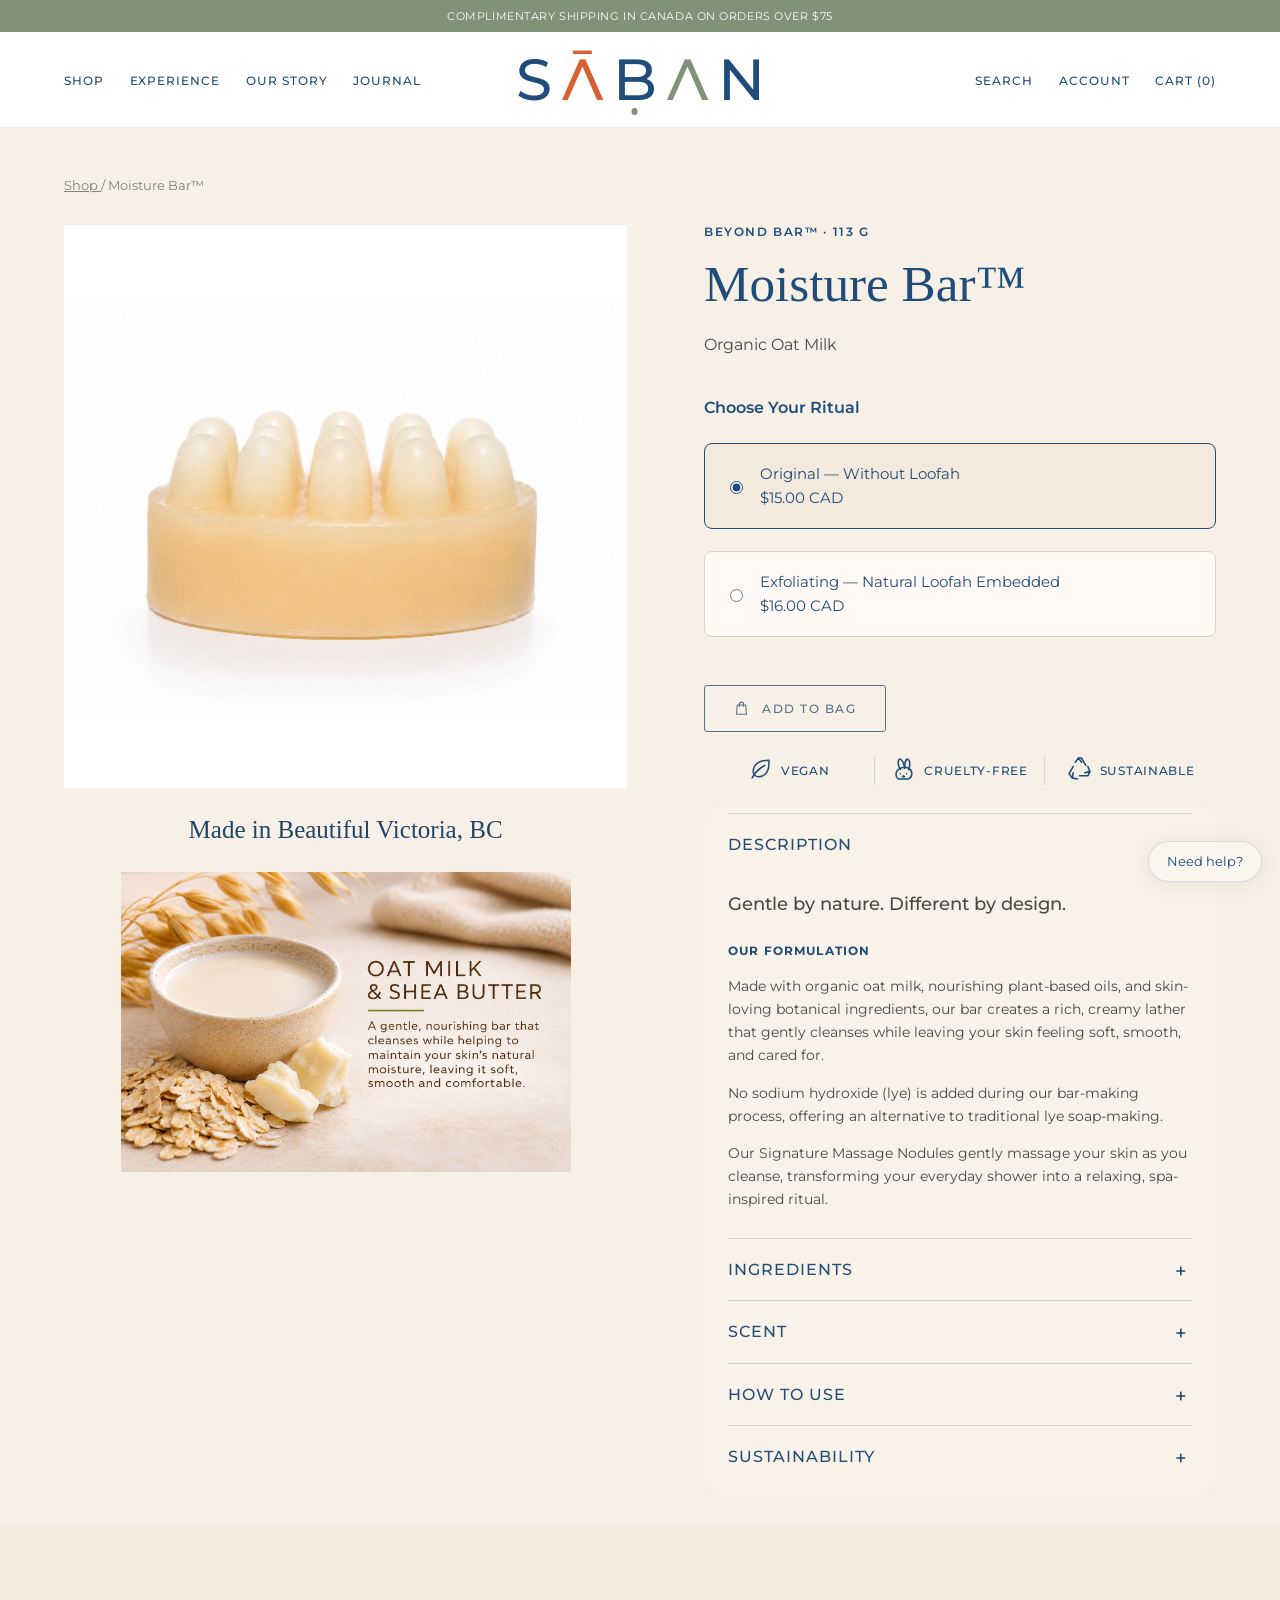
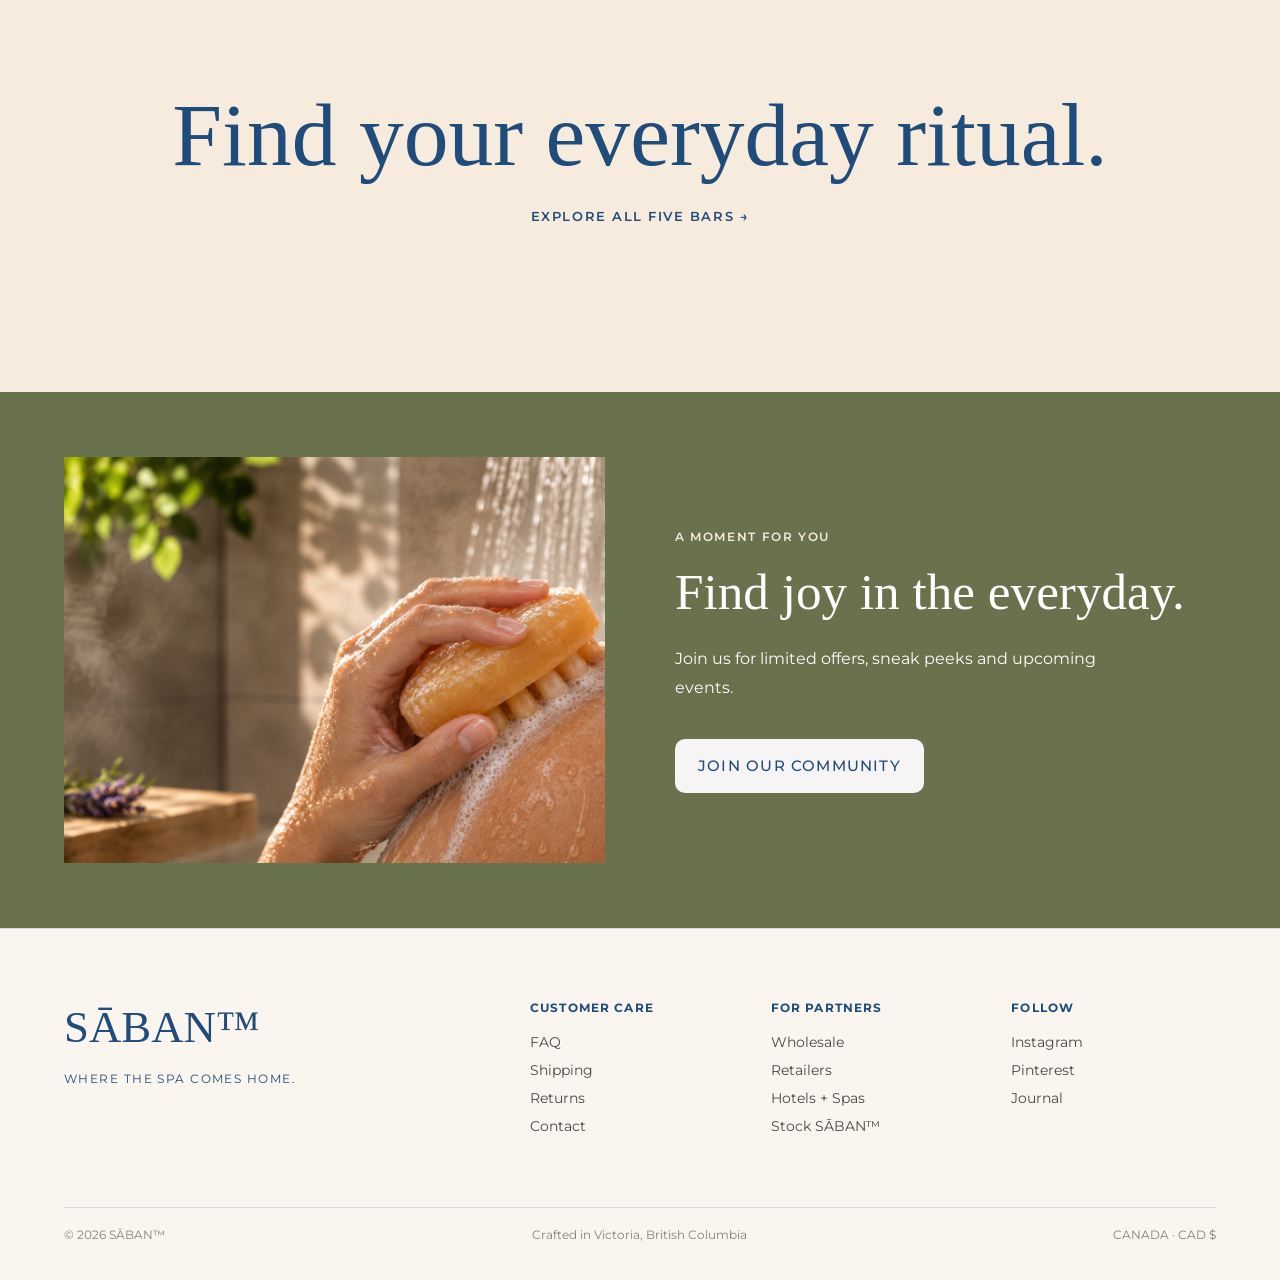
<file: moisture.html>
<!DOCTYPE html>
<html lang="en">
 <head>
  <meta charset="utf-8"/>
  <meta content="width=device-width, initial-scale=1.0" name="viewport"/>
  <meta content="Moisture Bar™ — SĀBAN Beyond Bar." name="description"/>
  <title>
   Moisture Bar™ | SĀBAN™
  </title>
  <link href="https://fonts.googleapis.com" rel="preconnect"/>
  <link crossorigin="" href="https://fonts.gstatic.com" rel="preconnect"/>
  <link href="https://fonts.googleapis.com/css2?family=Montserrat:wght@200;300;400;500;600&amp;display=swap" rel="stylesheet"/>
  <link href="style.css" rel="stylesheet"/>
 </head>
 <body>
  <a class="skip-link" href="#main-content">
   Skip to content
  </a>
  <!-- =========================================
         HEADER
    ========================================== -->
  <header class="site-header internal-header" data-site-header="">
   <div class="header-offer-container">
    <p class="header-offer">
     COMPLIMENTARY SHIPPING IN CANADA ON ORDERS OVER $75
    </p>
   </div>
   <div class="header-container">
    <button aria-controls="mobile-navigation" aria-expanded="false" aria-label="Open navigation" class="mobile-menu-button" data-menu-button="" type="button">
     <span>
     </span>
     <span>
     </span>
    </button>
    <nav aria-label="Main navigation" class="nav-left">
     <ul class="nav-list">
      <li>
       <a href="shop.html">
        SHOP
       </a>
      </li>
      <li>
       <a href="index.html#experience">
        EXPERIENCE
       </a>
      </li>
      <li>
       <a href="about.html">
        OUR STORY
       </a>
      </li>
      <li>
       <a href="index.html#journal">
        JOURNAL
       </a>
      </li>
     </ul>
    </nav>
    <p class="header-title">
     <a aria-label="SĀBAN home" class="logo-link" href="index.html">
      <span class="logo-s">
       S
      </span>
      <span class="logo-a1">
       Ʌ̄
      </span>
      <span class="logo-b b-dot">
       B
      </span>
      <span class="logo-a2">
       Ʌ
      </span>
      <span class="logo-n">
       N
      </span>
     </a>
    </p>
    <nav aria-label="Utility navigation" class="nav-right">
     <ul class="nav-list nav-utility">
      <li class="utility-desktop">
       <a href="#">
        SEARCH
       </a>
      </li>
      <li class="utility-desktop">
       <a href="#">
        ACCOUNT
       </a>
      </li>
      <li>
       <a href="#">
        CART
        <span aria-hidden="true">
         (0)
        </span>
       </a>
      </li>
     </ul>
    </nav>
   </div>
   <nav aria-label="Mobile navigation" class="mobile-navigation" data-mobile-navigation="" hidden="" id="mobile-navigation">
    <a href="shop.html">
     SHOP
    </a>
    <a href="index.html#experience">
     EXPERIENCE
    </a>
    <a href="about.html">
     OUR STORY
    </a>
    <a href="index.html#journal">
     JOURNAL
    </a>
    <a href="#">
     SEARCH
    </a>
    <a href="#">
     ACCOUNT
    </a>
   </nav>
  </header>
  <main id="main-content">
   <section class="product-detail section-shell">
    <nav aria-label="Breadcrumb" class="breadcrumb">
     <a href="shop.html">
      Shop
     </a>
     / Moisture Bar™
    </nav>
    <div class="product-detail-grid">
     <div class="product-gallery">
      <img alt="Moisture Bar with Signature Massage Nodules" src="photos/soap5.png"/>
      
<div class="saban-crafted-message" style="text-align:center; padding:28px 16px; color:#244467;">
  <h3 style="font-family:Georgia,serif; font-size:25px; font-weight:normal; margin:0;">
    Made in Beautiful Victoria, BC
  </h3>
</div>
<div style="text-align:center; margin:0 auto 20px; max-width:450px;">
  <img src="photos/oat-milk-shea.png"
       alt="Oat Milk and Shea Butter – Moisture Bar"
       style="display:block; width:100%; height:auto; margin:auto;">
</div>
     </div>
     <div class="product-detail-copy">
      <p class="eyebrow">
       BEYOND BAR™ · 113 G 
      </p>
      <h1>
       Moisture Bar™
      </h1>
      <p>
       Organic Oat Milk
      </p>
      <div class="ritual-options">
  <p class="ritual-options-title">Choose Your Ritual</p>
  <label class="ritual-option">
    <input type="radio" name="moisture-ritual" value="original" checked>
    <span>Original — Without Loofah<br>$15.00 CAD</span>
  </label>
  <label class="ritual-option">
    <input type="radio" name="moisture-ritual" value="loofah">
    <span>Exfoliating — Natural Loofah Embedded<br>$16.00 CAD</span>
  </label>
</div>
<button type="button" class="saban-add-to-bag" disabled aria-label="Add to bag — available when online shopping launches" title="Online shopping coming soon" style="display:inline-flex;align-items:center;justify-content:center;gap:12px;padding:14px 28px;margin:8px 0 24px;border:1px solid #244467;border-radius:3px;background:transparent;color:#244467;font-family:inherit;font-size:12px;font-weight:500;letter-spacing:0.13em;cursor:not-allowed;opacity:0.75;">
  <svg aria-hidden="true" width="17" height="17" viewBox="0 0 24 24" fill="none" stroke="currentColor" stroke-width="1.5" stroke-linecap="round" stroke-linejoin="round"><path d="M6 7h12l1 13H5L6 7Z"/><path d="M9 9V6a3 3 0 0 1 6 0v3"/></svg>
  ADD TO BAG
</button>
     
     <div class="saban-values">

  <div class="saban-value">
    <span class="saban-value-icon">
      <svg width="25" height="25" viewBox="0 0 24 24" fill="none" stroke="currentColor" stroke-width="1.5" stroke-linecap="round" stroke-linejoin="round" aria-hidden="true">
        <path d="M20 4c-9 0-15 4-15 11a5 5 0 0 0 5 5c7 0 11-6 10-16Z"/>
        <path d="M4 21c3-6 7-9 12-12"/>
      </svg>
    </span>
    <span>VEGAN</span>
  </div>

  <div class="saban-value">
    <span class="saban-value-icon">
      <svg width="25" height="25" viewBox="0 0 24 24" fill="none" stroke="currentColor" stroke-width="1.5" stroke-linecap="round" stroke-linejoin="round" aria-hidden="true">
        <path d="M9 13c-2-3-3-8-1-10 2-1 4 4 5 7"/>
        <path d="M13 12c0-4 1-9 3-9 3 1 2 7 1 10"/>
        <path d="M7 13c-3 2-3 7 0 9h10c4-2 4-8 0-10-3-2-7-1-10 1Z"/>
        <path d="M9 17h.01M15 17h.01"/>
        <path d="M12 19l-1 1h2l-1-1Z"/>
      </svg>
    </span>
    <span>CRUELTY-FREE</span>
  </div>

  <div class="saban-value">
    <span class="saban-value-icon">
      <svg width="25" height="25" viewBox="0 0 24 24" fill="none" stroke="currentColor" stroke-width="1.5" stroke-linecap="round" stroke-linejoin="round" aria-hidden="true">
        <path d="m8 6 3-4 3 4"/>
        <path d="M11 2h3l4 7"/>
        <path d="m20 10 2 5-5 1"/>
        <path d="m22 15-2 4h-8"/>
        <path d="m10 22-5-1 1-5"/>
        <path d="M5 21 2 17l4-7"/>
      </svg>
    </span>
    <span>SUSTAINABLE</span>
  </div>

</div>
 
      <div class="product-accordions">
       <details class="accordion" open="">
        <summary>
         Description
        </summary>
        <div class="accordion-body">
         <h2>
          Gentle by nature. Different by design.
         </h2>
         <h3>
          Our Formulation
         </h3>
         <p>
          Made with organic oat milk, nourishing plant-based oils, and skin-loving botanical ingredients, our bar creates a rich, creamy lather that gently cleanses while leaving your skin feeling soft, smooth, and cared for.
         </p>
         <p>
          No sodium hydroxide (lye) is added during our bar-making process, offering an alternative to traditional lye soap-making.
         </p>
         <p>
          Our Signature Massage Nodules gently massage your skin as you cleanse, transforming your everyday shower into a relaxing, spa-inspired ritual.
         </p>
        </div>
       </details>
       <details class="accordion">
        <summary>
         Ingredients
        </summary>
        <div class="accordion-body">
       <p>
 Aqua (Water), Glycerin (vegetable-derived), Propylene Glycol (vegetable-derived), Sodium Cocoyl Isethionate (coconut-derived), Cocos Nucifera (Coconut) Oil, Caprylic/Capric Triglyceride (coconut-derived), Glyceryl Stearate (vegetable-derived), Phenoxyethanol, Butyrospermum Parkii (Shea) Butter, Mangifera Indica (Mango) Seed Butter, Avena Sativa (Oat) Kernel Flour, Hydrolysed Vegetable Protein.
</p>
<p>Our Beyond Bars are made with carefully selected ingredients, without added sulphates, phthalates, parabens, lead, mercury, formaldehyde, triclosan or intentionally added nanoparticles.</p>

<p>Because your skin deserves a little extra care.</p>

         </div>
  </details>

  <details class="accordion">
    <summary>Scent</summary>
    <div class="accordion-body">
      <p>
        Unscented – pure, simple and fragrance-free, with no added essential oils.
      </p>
    </div>
  </details>
       <details class="accordion">
        <summary>
        How to Use
        </summary>
        <div class="accordion-body">
         <p>
          Wet your skin and the Moisture Bar™ with warm water. Work up a creamy lather, then glide the massage nodules directly over the body using slow, circular movements.
         </p>
         <p>
          Take your time.
         </p>
         <p>
          Cleanse. Massage. Rinse. Reset.
         </p>
         <p>
          For external use only.
         </p>
        </div>
       </details>
       <details class="accordion">
        <summary>
         Sustainability
        </summary>
        <div class="accordion-body">
         <p>
          All product ingredient labels are printed on fully recyclable paper. Handcrafted in small batches in Victoria on Vancouver Island, keeping production local and helping reduce carbon emissions.
         </p>
        </div>
       </details>
      </div>
     </div>
    </div>
   </section>
   <section class="about-cta">
    <div class="section-shell">
     <h2>
      Find your everyday ritual.
     </h2>
     <a class="text-link" href="shop.html">
      EXPLORE ALL FIVE BARS →
     </a>
    </div>
   </section>
  </main>
  <!-- =========================================
         FOOTER
    ========================================== -->
  <section class="community-banner">
   <div class="section-shell community-grid">
    <img alt="Beyond Bar as part of a relaxing shower ritual" loading="lazy" src="photos/shower-ritual.png"/>
    <div>
     <p class="eyebrow">
      A MOMENT FOR YOU
     </p>
     <h2>
      Find joy in the everyday.
     </h2>
     <p>
      Join us for limited offers, sneak peeks and upcoming events.
     </p>
     <button class="button button-light" data-open-community="" type="button">
      JOIN OUR COMMUNITY
     </button>
    </div>
   </div>
  </section>
  <footer class="site-footer">
   <div class="section-shell footer-top">
    <div class="footer-brand">
     <a class="footer-logo" href="index.html">
      SĀBAN™
     </a>
     <p>
      WHERE THE SPA COMES HOME.
     </p>
    </div>
    <div class="footer-groups">
     <div>
      <h2>
       CUSTOMER CARE
      </h2>
      <a href="faq.html">
       FAQ
      </a>
      <a href="shipping.html#shipping">
       Shipping
      </a>
      <a href="shipping.html#returns">
       Returns
      </a>
      <a href="contact.html">
       Contact
      </a>
     </div>
     <div>
      <h2>
       FOR PARTNERS
      </h2>
      <a href="contact.html">
       Wholesale
      </a>
      <a href="contact.html">
       Retailers
      </a>
      <a href="contact.html">
       Hotels + Spas
      </a>
      <a href="contact.html">
       Stock SĀBAN™
      </a>
     </div>
     <div>
      <h2>
       FOLLOW
      </h2>
      <a href="#">
       Instagram
      </a>
      <a href="#">
       Pinterest
      </a>
      <a href="index.html#journal">
       Journal
      </a>
     </div>
    </div>
   </div>
   <div class="section-shell footer-bottom">
    <p>
     ©
     <span data-year="">
     </span>
     SĀBAN™
    </p>
    <p>
     Crafted in Victoria,
                British Columbia
    </p>
    <p>
     CANADA · CAD $
     <span class="payment-methods" data-payment-methods="" hidden="">
     </span>
    </p>
   </div>
  </footer>
  <script src="config.js">
  </script>
  <script defer="" src="script.js">
  </script>
  <dialog aria-labelledby="community-title" class="community-dialog">
   <button aria-label="Close community signup" class="dialog-close" type="button">
    ×
   </button>
   <div class="community-dialog-copy">
    <p class="eyebrow">
     SĀBAN™
    </p>
    <h2 id="community-title">
     Join Our Community
    </h2>
    <p>
     Sign up for limited offers, sneak peeks and upcoming events.
    </p>
    <form data-newsletter="">
     <label for="newsletter-email">
      Email address
     </label>
     <input autocomplete="email" id="newsletter-email" name="email" required="" type="email"/>
     <label class="consent">
      <input name="consent" required="" type="checkbox"/>
      I agree to receive SĀBAN emails. I can unsubscribe at any time.
     </label>
     <button class="button button-light" type="submit">
      SUBSCRIBE
     </button>
     <p data-newsletter-status="" role="status">
     </p>
    </form>
   </div>
  </dialog>
  <a aria-label="Contact SĀBAN for help" class="help-bubble" href="contact.html">
   Need help?
  </a>
</body>
</html>
</file>
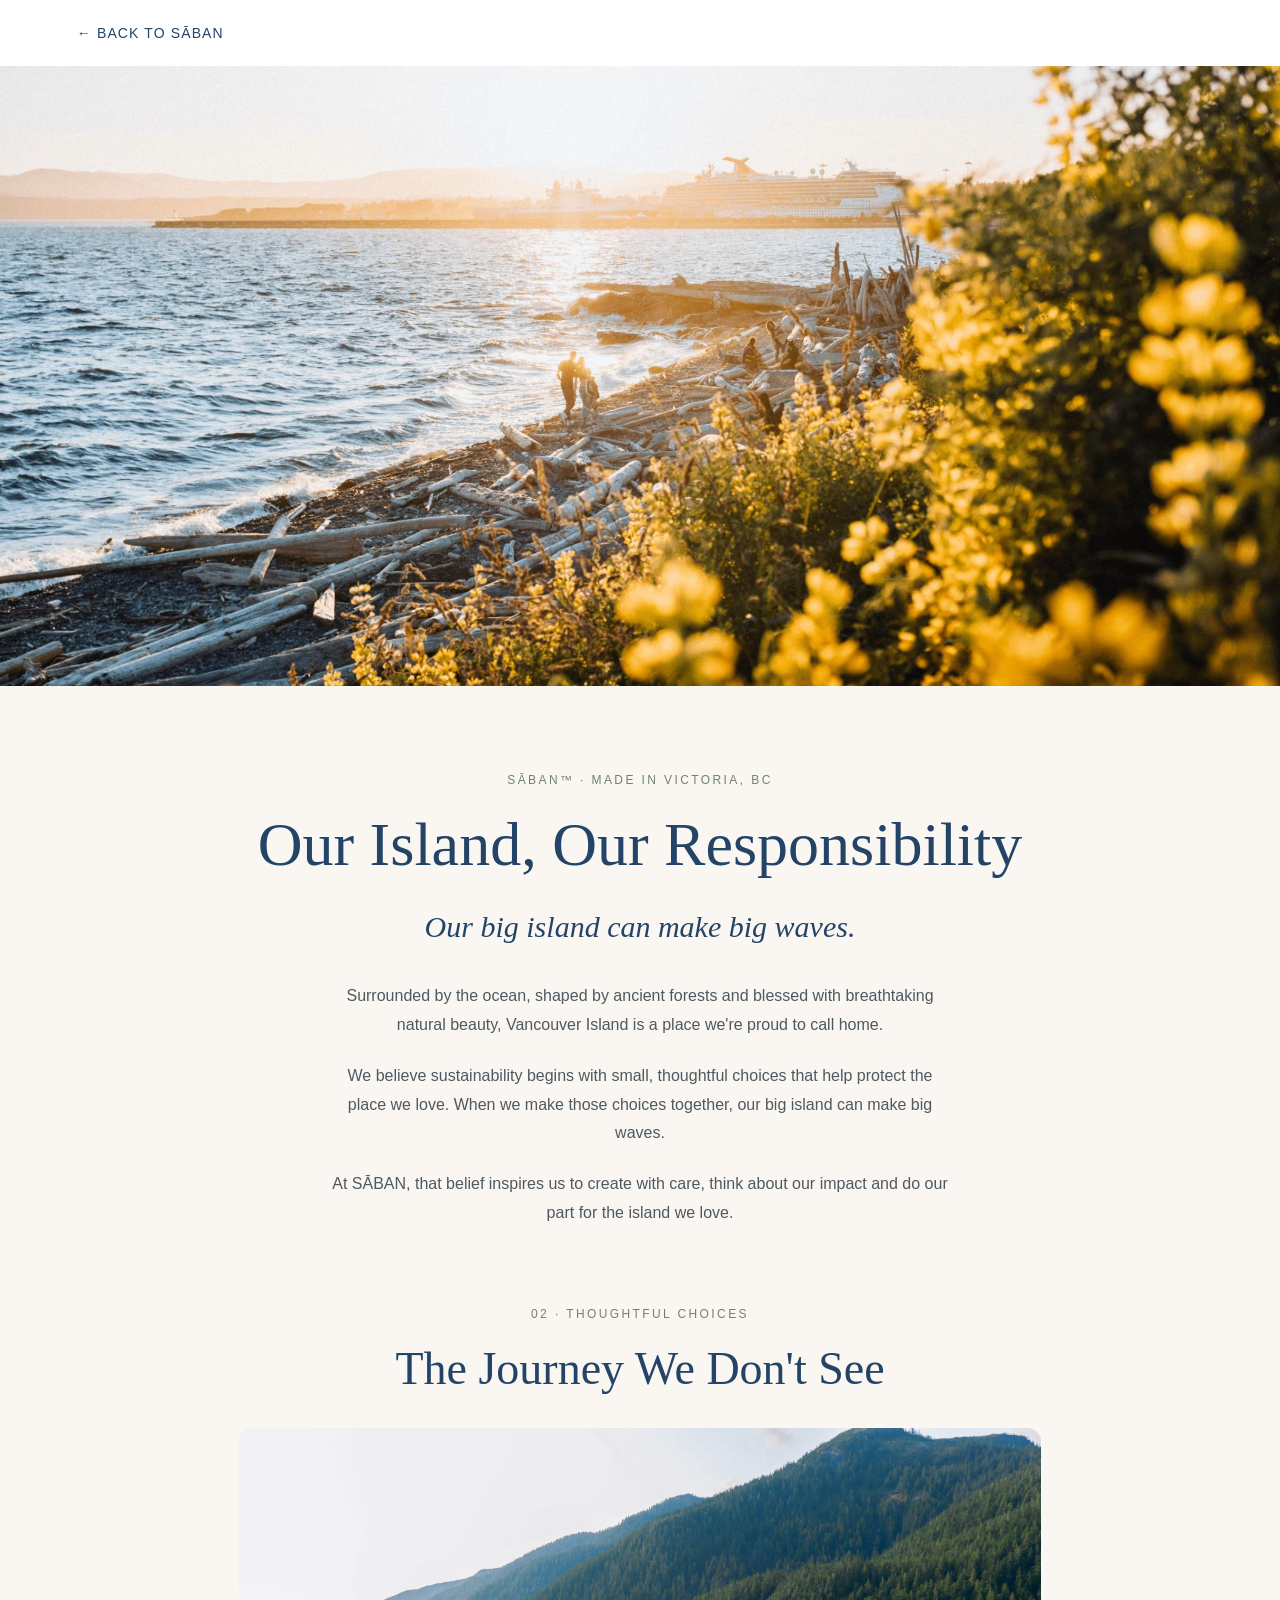
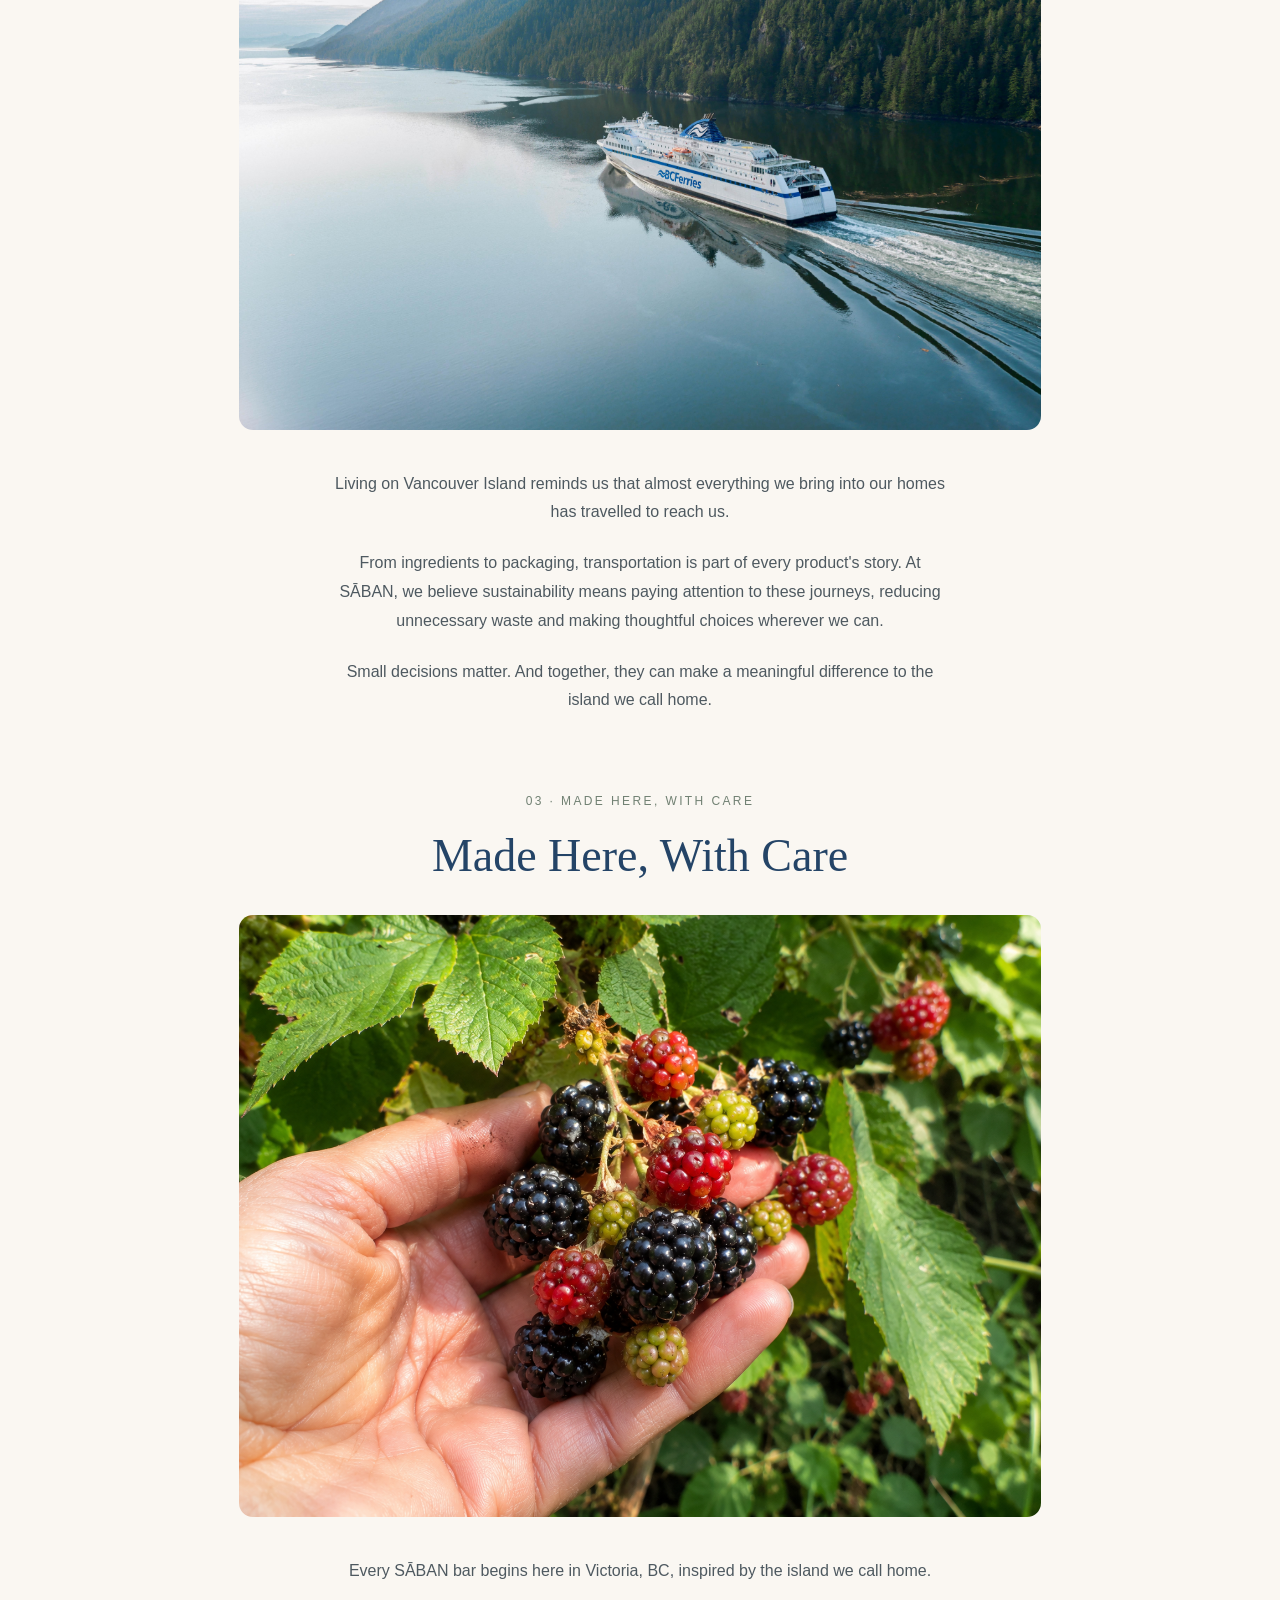
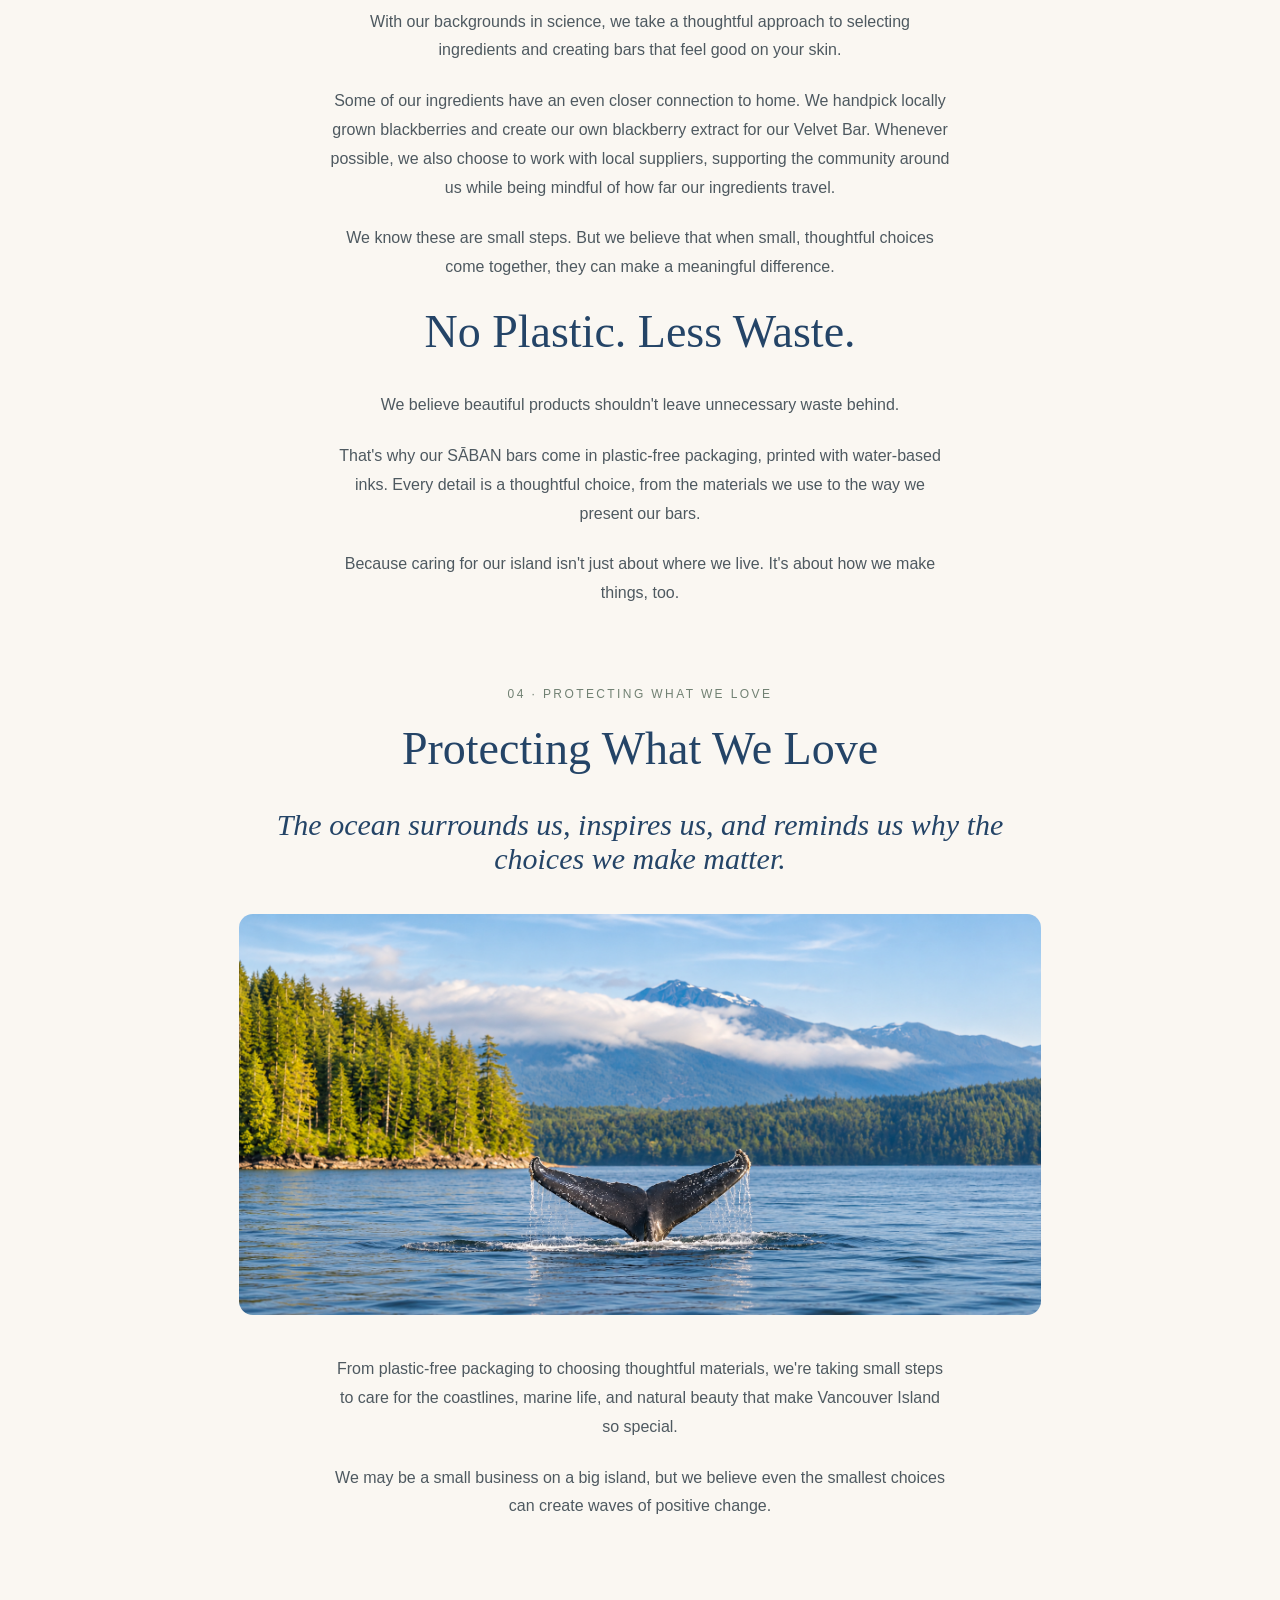
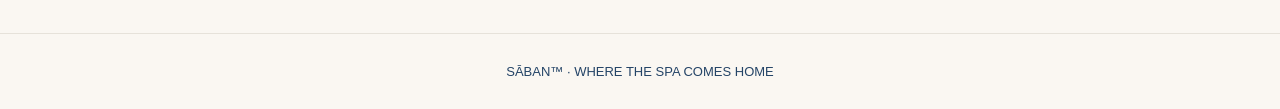
<file: our-island.html>
<!-- SĀBAN Our Island page - deployment refresh -->
<!DOCTYPE html>
<html lang="en">
<head>
  <meta charset="UTF-8">
  <meta name="viewport" content="width=device-width, initial-scale=1">
  <title>Our Island, Our Responsibility | SĀBAN</title>
  <meta name="description" content="Our big island can make big waves. Discover SĀBAN's connection to Vancouver Island and our commitment to thoughtful choices.">
  <link rel="stylesheet" href="style.css">
  <style>
    .island-page {
      background: #faf7f2;
      color: #244467;
      min-height: 100vh;
    }
    .island-nav {
      padding: 24px 6%;
      background: #fff;
    }
    .island-nav a {
      color: #244467;
      text-decoration: none;
      font-size: 14px;
      letter-spacing: .08em;
    }
    .island-hero img {
      width: 100%;
      height: min(62vw, 620px);
      object-fit: cover;
      display: block;
    }
    .island-intro {
      max-width: 850px;
      margin: auto;
      padding: 75px 24px 90px;
      text-align: center;
    }    
.island-intro + .island-intro {
  padding-top: 20px;
}

.island-intro:has(+ .island-intro) {
  padding-bottom: 25px;
}



    .island-eyebrow {
      font-size: 12px;
      letter-spacing: .2em;
      text-transform: uppercase;
      color: #718173;
    }
    .island-intro h1 {

      font-family: Georgia, serif;
      font-size: clamp(36px, 5vw, 62px);
      font-weight: normal;
      line-height: 1.15;
      margin: 22px 0;
    }
    .island-intro h2 {
  font-family: Georgia, serif;
  font-size: clamp(30px, 4vw, 46px);
  font-weight: normal;
  line-height: 1.2;
  color: #244467;
  margin: 20px 0 32px;
}
.island-journey-image {
  display: block;
  width: 100%;
  max-width: 850px;
  height: auto;
  margin: 10px auto 40px;
  border-radius: 14px;
}

.island-tagline {
      font-family: Georgia, serif;
      font-size: clamp(21px, 3vw, 30px);
      font-style: italic;
      margin-bottom: 38px;
    }
    .island-intro p:not(.island-eyebrow):not(.island-tagline) {
      max-width: 620px;
      margin: 0 auto 22px;
      font-size: 16px;
      line-height: 1.8;
      color: #4e5960;
    }
    .island-footer {
      text-align: center;
      padding: 30px;
      border-top: 1px solid #e6e2da;
      font-size: 13px;
    }
    
@media (max-width: 600px) {
.island-intro:first-child {
    padding-top: 35px;
  }
}

  </style>
</head>
<body class="island-page">
  <nav class="island-nav">
    <a href="index.html">← BACK TO SĀBAN</a>
  </nav>

  <main>
    <div class="island-hero">
      <img src="photos/saban-our-island-sunset.jpg"
           alt="Golden sunset along the Vancouver Island shoreline">
    </div>

    <section class="island-intro">
      <p class="island-eyebrow">SĀBAN™ · MADE IN VICTORIA, BC</p>
      <h1>Our Island, Our Responsibility</h1>
      <p class="island-tagline">Our big island can make big waves.</p>

      <p>Surrounded by the ocean, shaped by ancient forests and blessed with breathtaking natural beauty, Vancouver Island is a place we're proud to call home.</p>

      <p>We believe sustainability begins with small, thoughtful choices that help protect the place we love. When we make those choices together, our big island can make big waves.</p>

      <p>At SĀBAN, that belief inspires us to create with care, think about our impact and do our part for the island we love.</p>
    </section>
    
<section class="island-intro">
  <p class="island-eyebrow">02 · THOUGHTFUL CHOICES</p>
  <h2>The Journey We Don't See</h2>
<img src="photos/BC%20Ferries.jpeg"
     alt="BC Ferries sailing through the waters of Vancouver Island"
     class="island-journey-image">

  <p>Living on Vancouver Island reminds us that almost everything we bring into our homes has travelled to reach us.</p>

  <p>From ingredients to packaging, transportation is part of every product's story. At SĀBAN, we believe sustainability means paying attention to these journeys, reducing unnecessary waste and making thoughtful choices wherever we can.</p>

  <p>Small decisions matter. And together, they can make a meaningful difference to the island we call home.</p>
</section>

<section class="island-intro">
  <p class="island-eyebrow">03 · MADE HERE, WITH CARE</p>
  <h2>Made Here, With Care</h2>

  <img src="photos/Sunlit%20Wild%20Blackberry%20Harvest.png"
       alt="Hand gently holding ripe black, red and green blackberries"
       class="island-journey-image">

  <p>Every SĀBAN bar begins here in Victoria, BC, inspired by the island we call home.</p>

  <p>With our backgrounds in science, we take a thoughtful approach to selecting ingredients and creating bars that feel good on your skin.</p>

  <p>Some of our ingredients have an even closer connection to home. We handpick locally grown blackberries and create our own blackberry extract for our Velvet Bar. Whenever possible, we also choose to work with local suppliers, supporting the community around us while being mindful of how far our ingredients travel.</p>

  <p>We know these are small steps. But we believe that when small, thoughtful choices come together, they can make a meaningful difference.</p>

  <h2>No Plastic. Less Waste.</h2>

  <p>We believe beautiful products shouldn't leave unnecessary waste behind.</p>

  <p>That's why our SĀBAN bars come in plastic-free packaging, printed with water-based inks. Every detail is a thoughtful choice, from the materials we use to the way we present our bars.</p>

  <p>Because caring for our island isn't just about where we live. It's about how we make things, too.</p>
</section>
<section class="island-intro">
  <p class="island-eyebrow">04 · PROTECTING WHAT WE LOVE</p>
  <h2>Protecting What We Love</h2>

  <p class="island-tagline">
    The ocean surrounds us, inspires us, and reminds us why the choices we make matter.
  </p>

  <img src="photos/saban-whale-tail.png"
       alt="Humpback whale tail rising from coastal waters, with forested shores and mountains"
       class="island-journey-image">

  <p>From plastic-free packaging to choosing thoughtful materials, we're taking small steps to care for the coastlines, marine life, and natural beauty that make Vancouver Island so special.</p>

 
<p>We may be a small business on a big island, but we believe even the smallest choices can create waves of positive change.</p>
</section>

  </main>

  <footer class="island-footer">
    SĀBAN™ · WHERE THE SPA COMES HOME
  </footer>
</body>
</html>
</file>
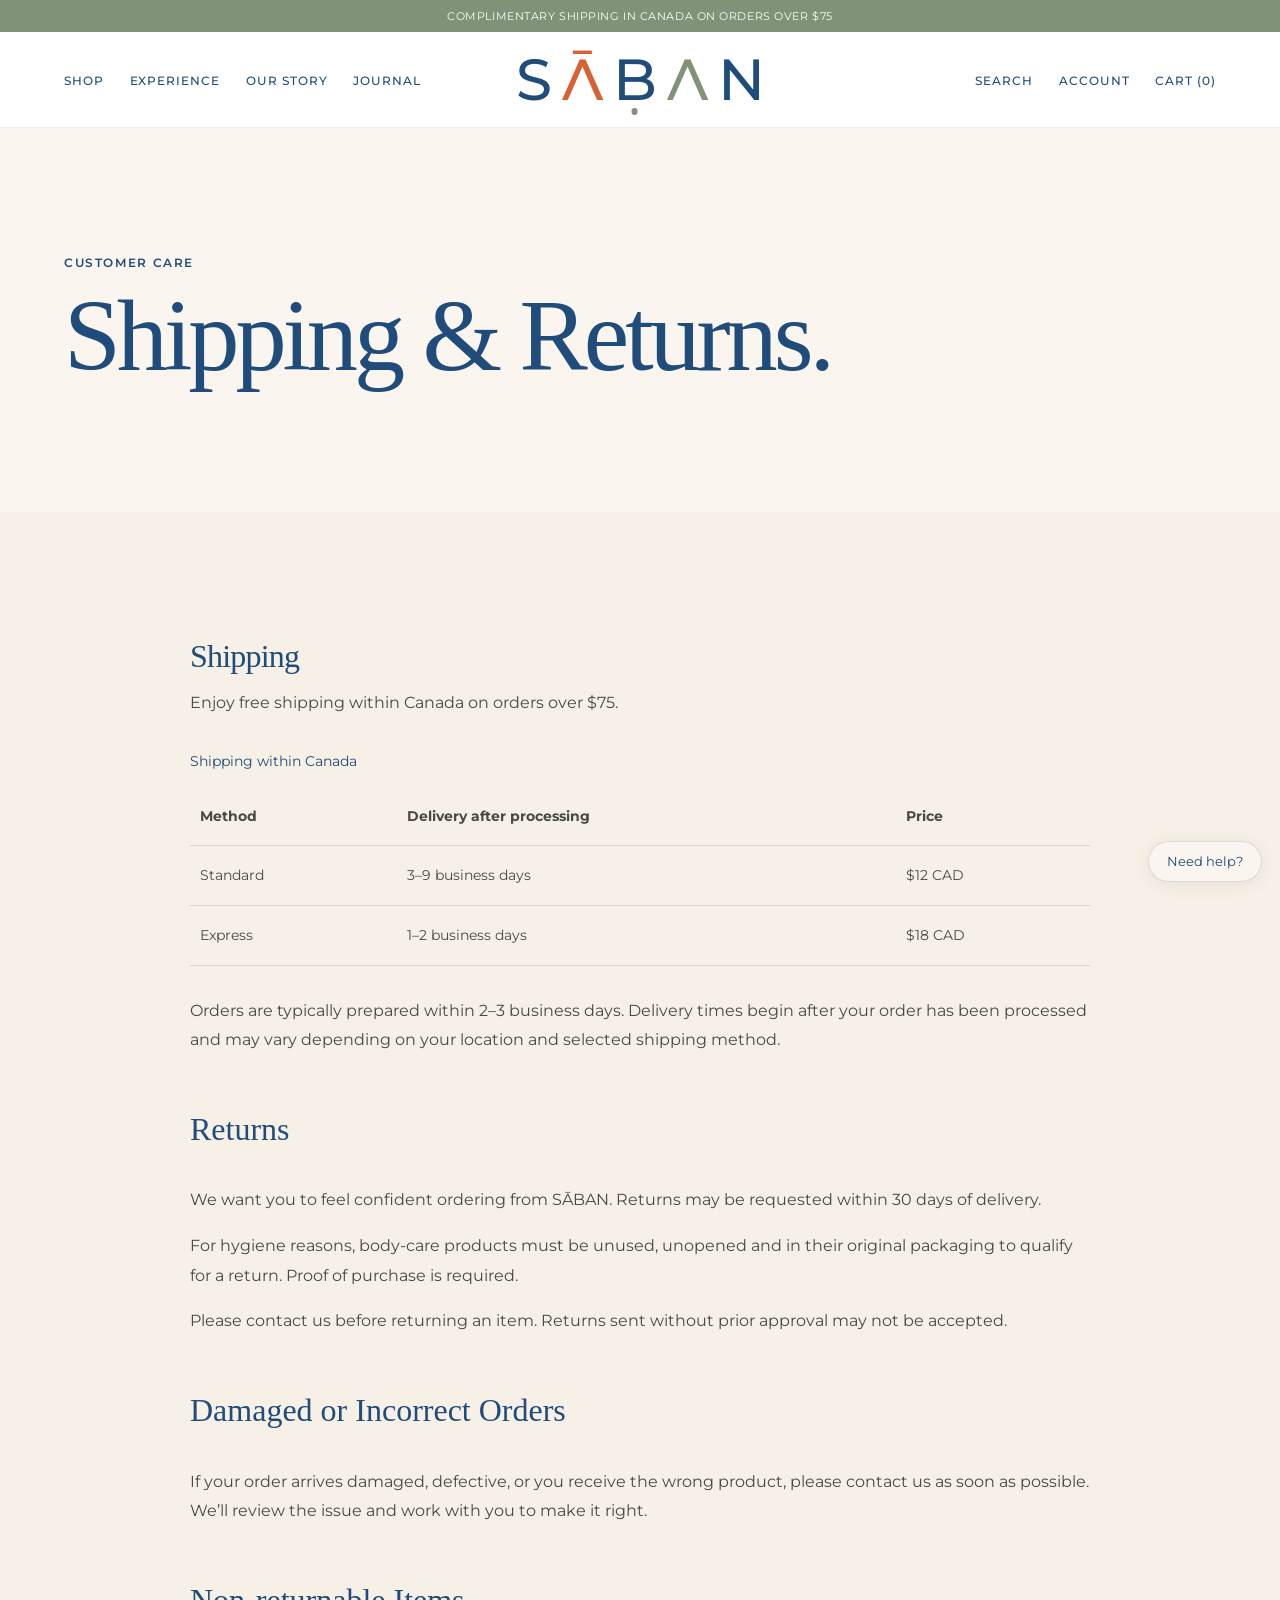
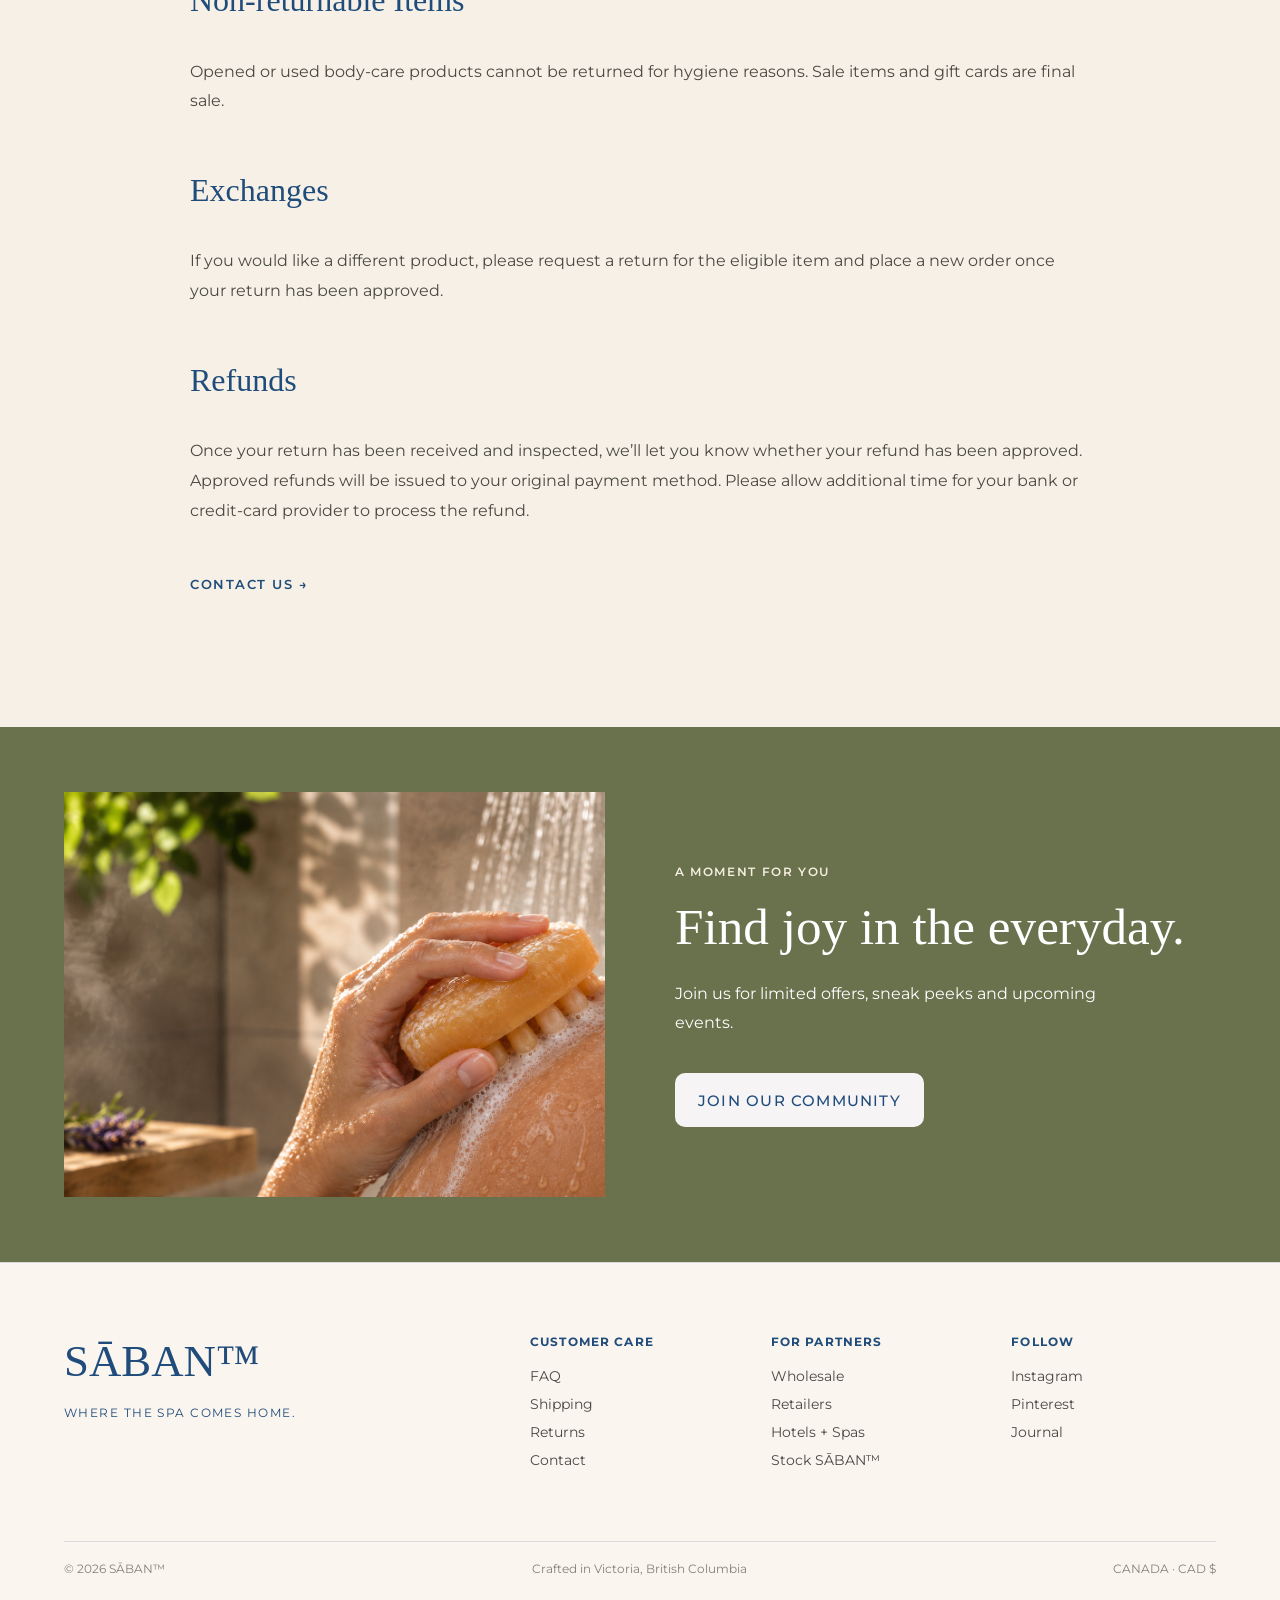
<file: shipping.html>
<!DOCTYPE html>
<html lang="en">
 <head>
  <meta charset="utf-8"/>
  <meta content="width=device-width, initial-scale=1.0" name="viewport"/>
  <meta content="Shipping &amp; Returns — SĀBAN Beyond Bar." name="description"/>
  <title>
   Shipping &amp; Returns | SĀBAN™
  </title>
  <link href="https://fonts.googleapis.com" rel="preconnect"/>
  <link crossorigin="" href="https://fonts.gstatic.com" rel="preconnect"/>
  <link href="https://fonts.googleapis.com/css2?family=Montserrat:wght@200;300;400;500;600&amp;display=swap" rel="stylesheet"/>
  <link href="style.css" rel="stylesheet"/>
 </head>
 <body>
  <a class="skip-link" href="#main-content">
   Skip to content
  </a>
  <!-- =========================================
         HEADER
    ========================================== -->
  <header class="site-header internal-header" data-site-header="">
   <div class="header-offer-container">
    <p class="header-offer">
     COMPLIMENTARY SHIPPING IN CANADA ON ORDERS OVER $75
    </p>
   </div>
   <div class="header-container">
    <button aria-controls="mobile-navigation" aria-expanded="false" aria-label="Open navigation" class="mobile-menu-button" data-menu-button="" type="button">
     <span>
     </span>
     <span>
     </span>
    </button>
    <nav aria-label="Main navigation" class="nav-left">
     <ul class="nav-list">
      <li>
       <a href="shop.html">
        SHOP
       </a>
      </li>
      <li>
       <a href="index.html#experience">
        EXPERIENCE
       </a>
      </li>
      <li>
       <a href="about.html">
        OUR STORY
       </a>
      </li>
      <li>
       <a href="index.html#journal">
        JOURNAL
       </a>
      </li>
     </ul>
    </nav>
    <p class="header-title">
     <a aria-label="SĀBAN home" class="logo-link" href="index.html">
      <span class="logo-s">
       S
      </span>
      <span class="logo-a1">
       Ʌ̄
      </span>
      <span class="logo-b b-dot">
       B
      </span>
      <span class="logo-a2">
       Ʌ
      </span>
      <span class="logo-n">
       N
      </span>
     </a>
    </p>
    <nav aria-label="Utility navigation" class="nav-right">
     <ul class="nav-list nav-utility">
      <li class="utility-desktop">
       <a href="#">
        SEARCH
       </a>
      </li>
      <li class="utility-desktop">
       <a href="#">
        ACCOUNT
       </a>
      </li>
      <li>
       <a href="#">
        CART
        <span aria-hidden="true">
         (0)
        </span>
       </a>
      </li>
     </ul>
    </nav>
   </div>
   <nav aria-label="Mobile navigation" class="mobile-navigation" data-mobile-navigation="" hidden="" id="mobile-navigation">
    <a href="shop.html">
     SHOP
    </a>
    <a href="index.html#experience">
     EXPERIENCE
    </a>
    <a href="about.html">
     OUR STORY
    </a>
    <a href="index.html#journal">
     JOURNAL
    </a>
    <a href="#">
     SEARCH
    </a>
    <a href="#">
     ACCOUNT
    </a>
   </nav>
  </header>
  <main id="main-content">
   <section class="internal-hero">
    <div class="section-shell">
     <p class="eyebrow">
      CUSTOMER CARE
     </p>
     <h1 class="internal-page-title">
      Shipping &amp; Returns.
     </h1>
    </div>
   </section>
   <section class="section section-shell policy-copy">
    <h2 class="section-heading" id="shipping">
     Shipping
    </h2>
    <p>
     Enjoy free shipping within Canada on orders over $75.
    </p>
    <table>
     <caption>
      Shipping within Canada
     </caption>
     <thead>
      <tr>
       <th>
        Method
       </th>
       <th>
        Delivery after processing
       </th>
       <th>
        Price
       </th>
      </tr>
     </thead>
     <tbody>
      <tr>
       <td>
        Standard
       </td>
       <td>
        3–9 business days
       </td>
       <td>
        $12 CAD
       </td>
      </tr>
      <tr>
       <td>
        Express
       </td>
       <td>
        1–2 business days
       </td>
       <td>
        $18 CAD
       </td>
      </tr>
     </tbody>
    </table>
    <p>
     Orders are typically prepared within 2–3 business days. Delivery times begin after your order has been processed and may vary depending on your location and selected shipping method.
    </p>
    <section id="returns">
     <h2>
      Returns
     </h2>
     <p>
      We want you to feel confident ordering from SĀBAN. Returns may be requested within 30 days of delivery.
     </p>
     <p>
      For hygiene reasons, body-care products must be unused, unopened and in their original packaging to qualify for a return. Proof of purchase is required.
     </p>
     <p>
      Please contact us before returning an item. Returns sent without prior approval may not be accepted.
     </p>
    </section>
    <section id="damaged-or-incorrect-orders">
     <h2>
      Damaged or Incorrect Orders
     </h2>
     <p>
      If your order arrives damaged, defective, or you receive the wrong product, please contact us as soon as possible. We’ll review the issue and work with you to make it right.
     </p>
    </section>
    <section id="non-returnable-items">
     <h2>
      Non-returnable Items
     </h2>
     <p>
      Opened or used body-care products cannot be returned for hygiene reasons. Sale items and gift cards are final sale.
     </p>
    </section>
    <section id="exchanges">
     <h2>
      Exchanges
     </h2>
     <p>
      If you would like a different product, please request a return for the eligible item and place a new order once your return has been approved.
     </p>
    </section>
    <section id="refunds">
     <h2>
      Refunds
     </h2>
     <p>
      Once your return has been received and inspected, we’ll let you know whether your refund has been approved. Approved refunds will be issued to your original payment method. Please allow additional time for your bank or credit-card provider to process the refund.
     </p>
    </section>
    <a class="text-link" href="contact.html">
     CONTACT US →
    </a>
   </section>
  </main>
  <!-- =========================================
         FOOTER
    ========================================== -->
  <section class="community-banner">
   <div class="section-shell community-grid">
    <img alt="Beyond Bar as part of a relaxing shower ritual" loading="lazy" src="photos/shower-ritual.png"/>
    <div>
     <p class="eyebrow">
      A MOMENT FOR YOU
     </p>
     <h2>
      Find joy in the everyday.
     </h2>
     <p>
      Join us for limited offers, sneak peeks and upcoming events.
     </p>
     <button class="button button-light" data-open-community="" type="button">
      JOIN OUR COMMUNITY
     </button>
    </div>
   </div>
  </section>
  <footer class="site-footer">
   <div class="section-shell footer-top">
    <div class="footer-brand">
     <a class="footer-logo" href="index.html">
      SĀBAN™
     </a>
     <p>
      WHERE THE SPA COMES HOME.
     </p>
    </div>
    <div class="footer-groups">
     <div>
      <h2>
       CUSTOMER CARE
      </h2>
      <a href="faq.html">
       FAQ
      </a>
      <a href="shipping.html#shipping">
       Shipping
      </a>
      <a href="shipping.html#returns">
       Returns
      </a>
      <a href="contact.html">
       Contact
      </a>
     </div>
     <div>
      <h2>
       FOR PARTNERS
      </h2>
      <a href="contact.html">
       Wholesale
      </a>
      <a href="contact.html">
       Retailers
      </a>
      <a href="contact.html">
       Hotels + Spas
      </a>
      <a href="contact.html">
       Stock SĀBAN™
      </a>
     </div>
     <div>
      <h2>
       FOLLOW
      </h2>
      <a href="#">
       Instagram
      </a>
      <a href="#">
       Pinterest
      </a>
      <a href="index.html#journal">
       Journal
      </a>
     </div>
    </div>
   </div>
   <div class="section-shell footer-bottom">
    <p>
     ©
     <span data-year="">
     </span>
     SĀBAN™
    </p>
    <p>
     Crafted in Victoria,
                British Columbia
    </p>
    <p>
     CANADA · CAD $
     <span class="payment-methods" data-payment-methods="" hidden="">
     </span>
    </p>
   </div>
  </footer>
  <script src="config.js">
  </script>
  <script defer="" src="script.js">
  </script>
  <dialog aria-labelledby="community-title" class="community-dialog">
   <button aria-label="Close community signup" class="dialog-close" type="button">
    ×
   </button>
   <div class="community-dialog-copy">
    <p class="eyebrow">
     SĀBAN™
    </p>
    <h2 id="community-title">
     Join Our Community
    </h2>
    <p>
     Sign up for limited offers, sneak peeks and upcoming events.
    </p>
    <form data-newsletter="">
     <label for="newsletter-email">
      Email address
     </label>
     <input autocomplete="email" id="newsletter-email" name="email" required="" type="email"/>
     <label class="consent">
      <input name="consent" required="" type="checkbox"/>
      I agree to receive SĀBAN emails. I can unsubscribe at any time.
     </label>
     <button class="button button-light" type="submit">
      SUBSCRIBE
     </button>
     <p data-newsletter-status="" role="status">
     </p>
    </form>
   </div>
  </dialog>
  <a aria-label="Contact SĀBAN for help" class="help-bubble" href="contact.html">
   Need help?
  </a>
 </body>
</html>
</file>
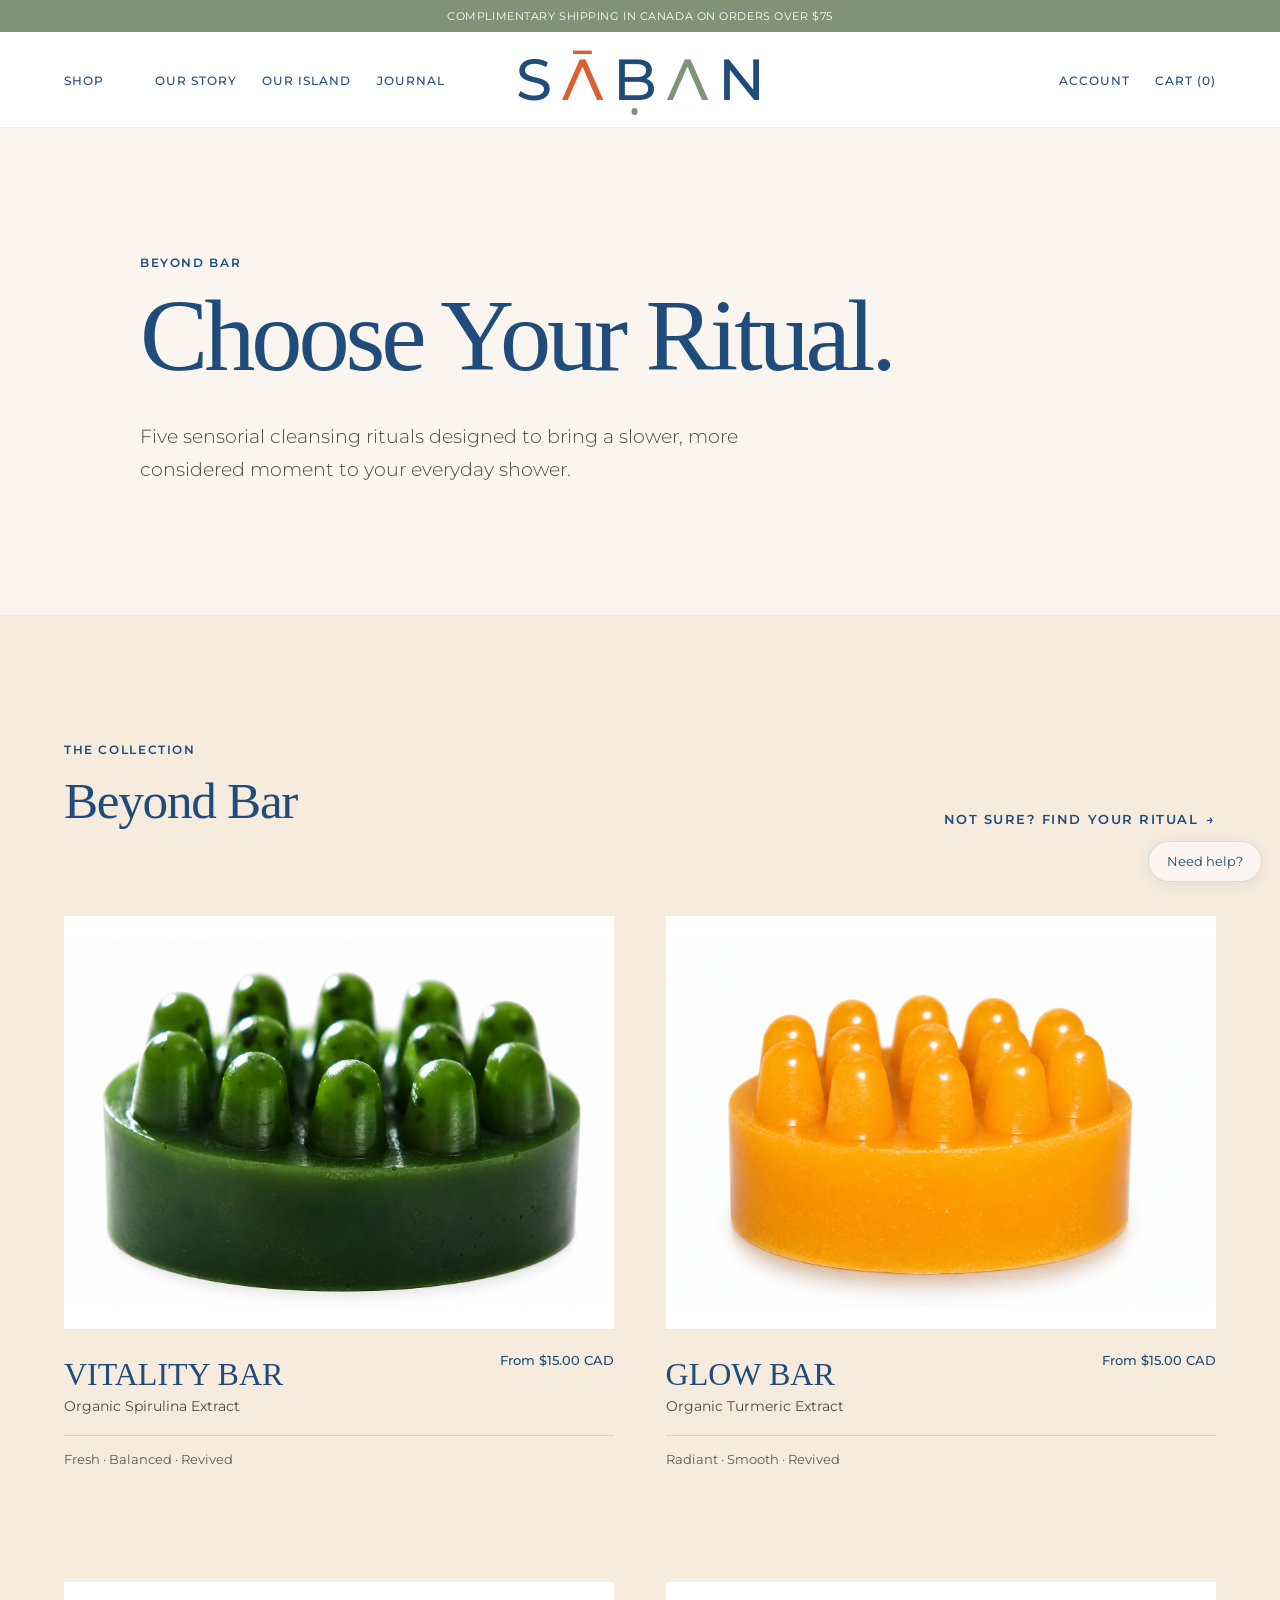
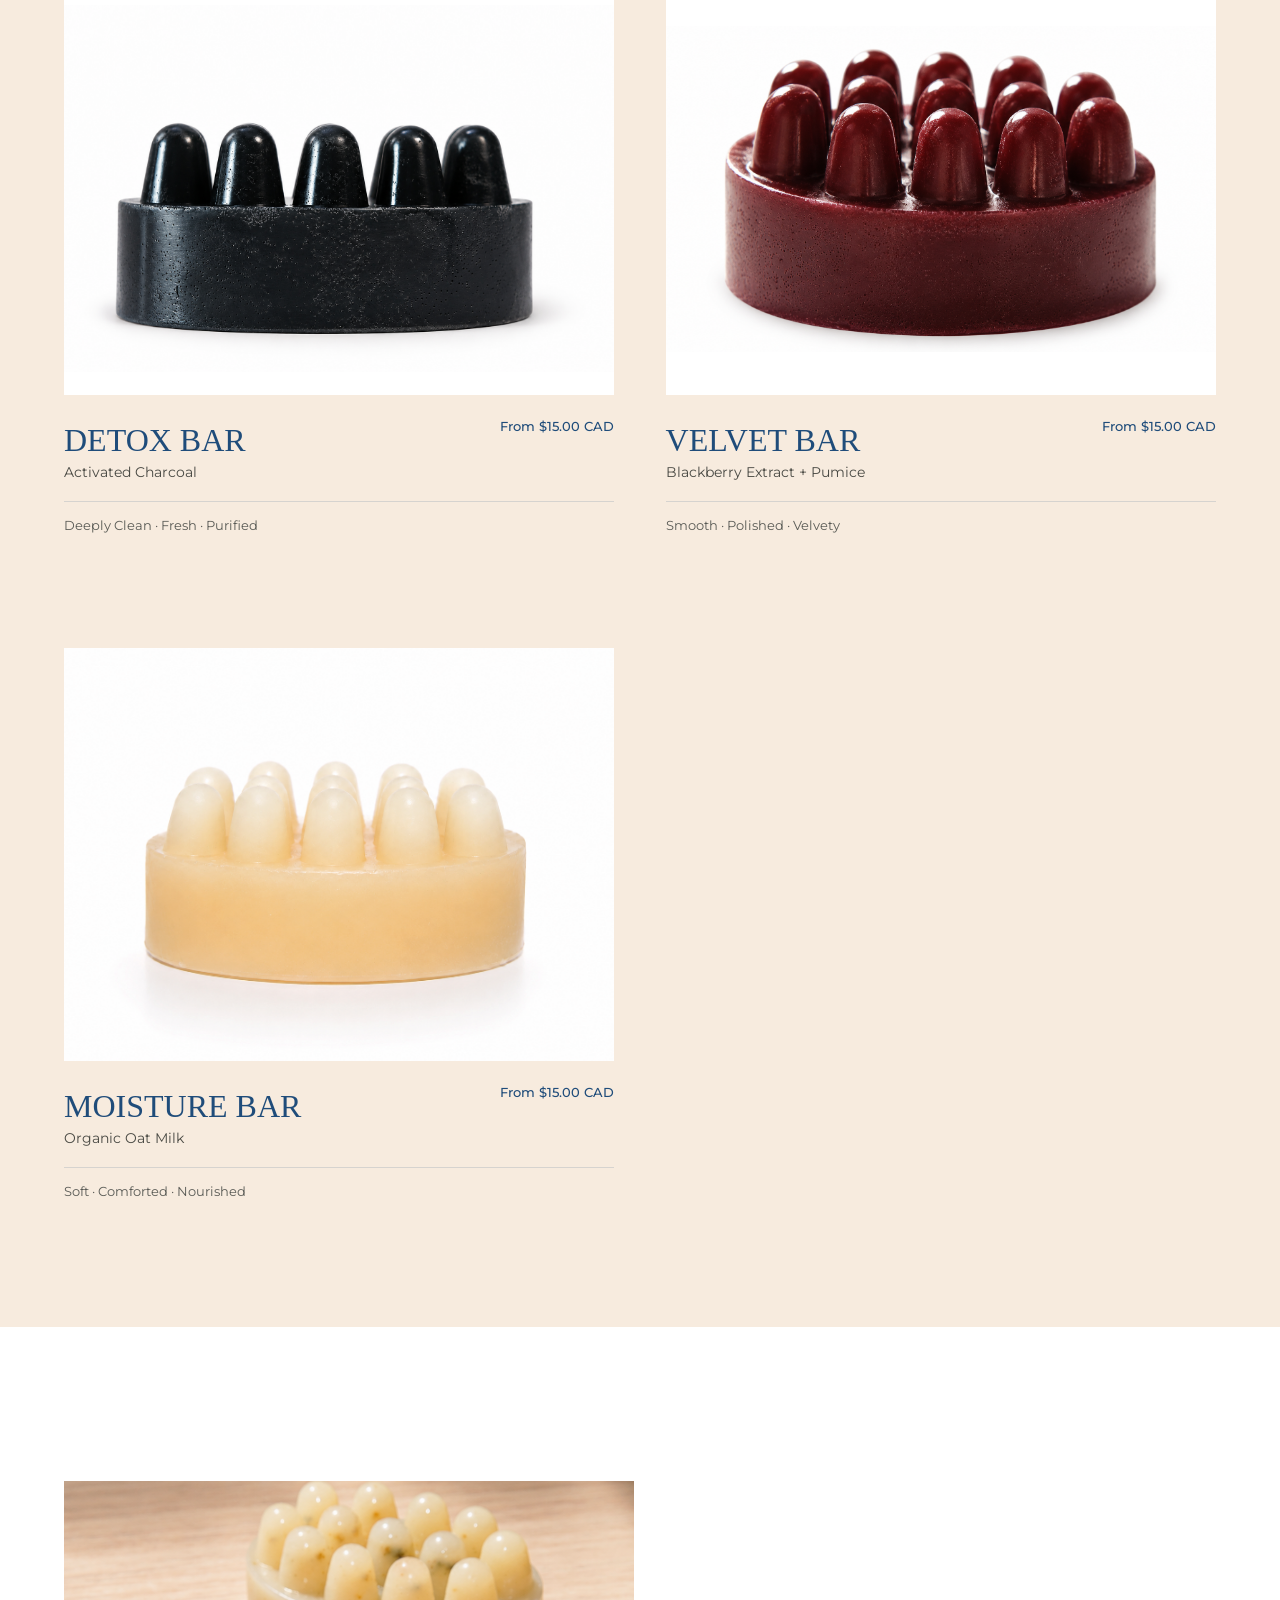
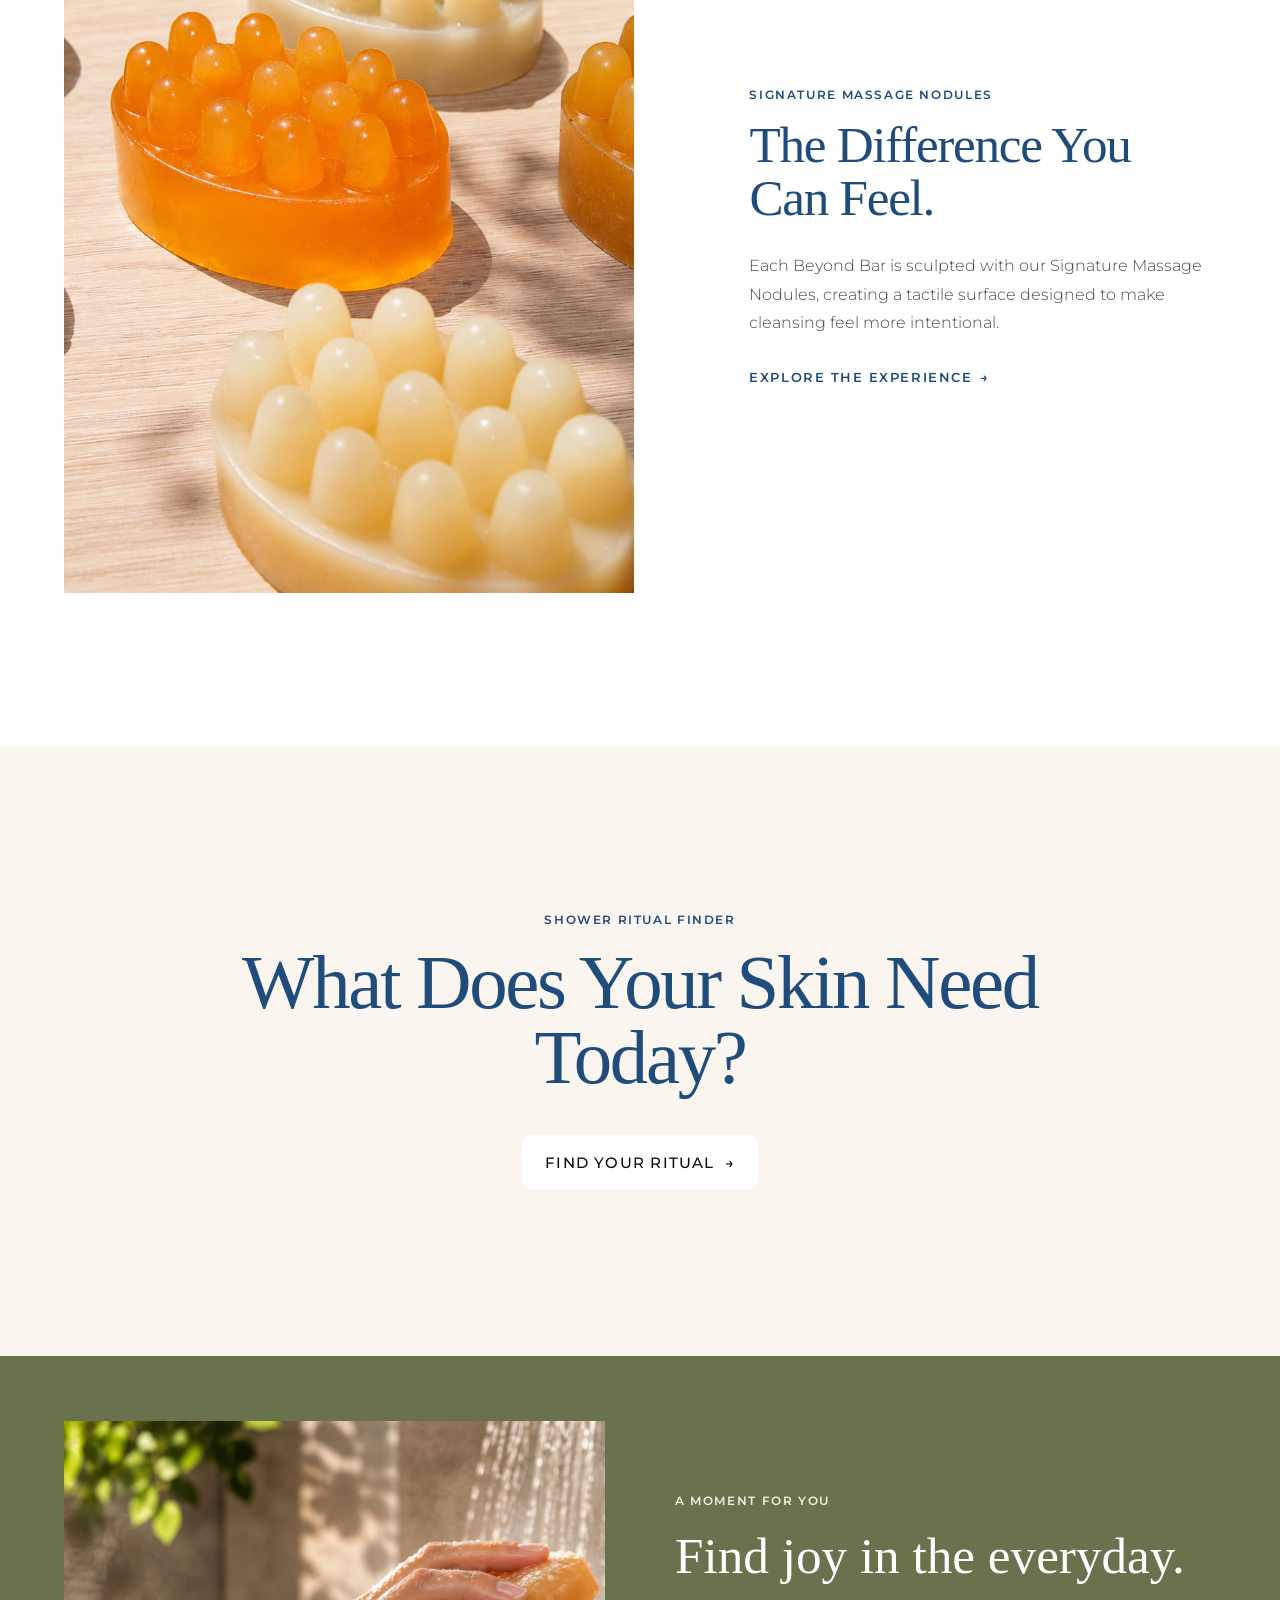
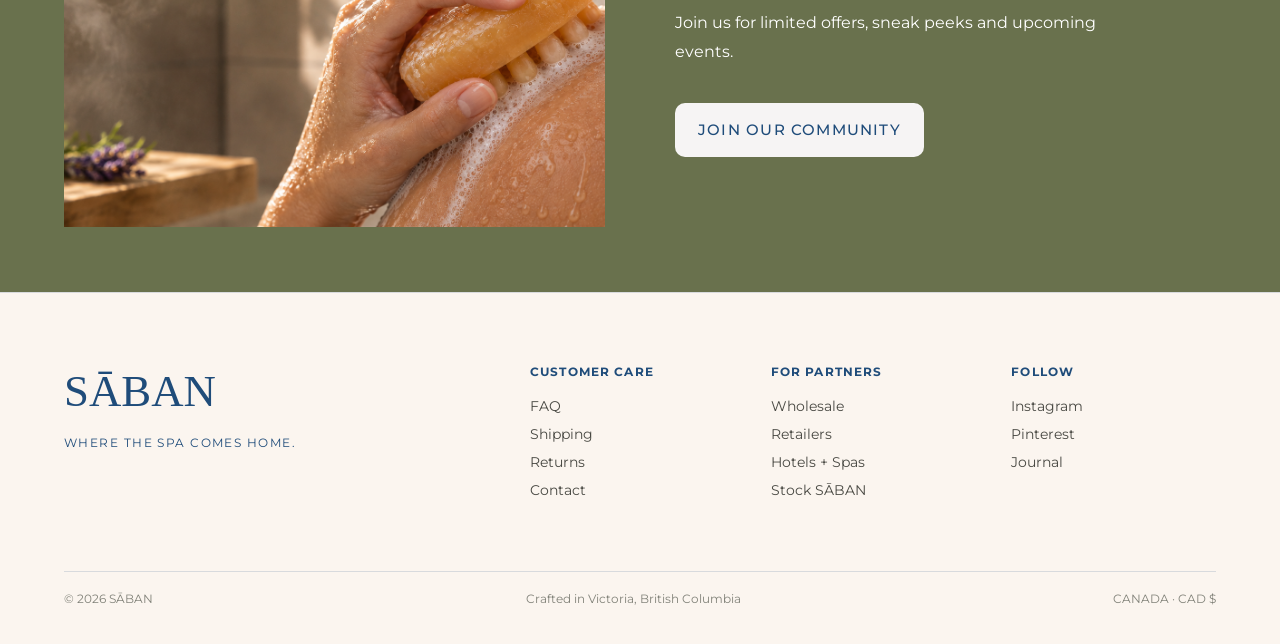
<file: shop.html>
<!DOCTYPE html>
<html lang="en">
 <head>
  <meta charset="utf-8"/>
  <meta content="width=device-width, initial-scale=1.0" name="viewport"/>
  <meta content="Shop the SĀBAN Beyond Bar collection." name="description"/>
  <title>
   Shop | SĀBAN
  </title>
  <link href="https://fonts.googleapis.com" rel="preconnect"/>
  <link crossorigin="" href="https://fonts.gstatic.com" rel="preconnect"/>
  <link href="https://fonts.googleapis.com/css2?family=Montserrat:wght@200;300;400;500;600&amp;display=swap" rel="stylesheet"/>
  <link href="style.css" rel="stylesheet"/>
 </head>
 <body>
  <a class="skip-link" href="#main-content">
   Skip to content
  </a>
  <!-- =========================================
         HEADER
    ========================================== -->
  <header class="site-header internal-header" data-site-header="">
   <div class="header-offer-container">
    <p class="header-offer">
     COMPLIMENTARY SHIPPING IN CANADA ON ORDERS OVER $75
    </p>
   </div>
   <div class="header-container">
    <button aria-controls="mobile-navigation" aria-expanded="false" aria-label="Open navigation" class="mobile-menu-button" data-menu-button="" type="button">
     <span>
     </span>
     <span>
     </span>
    </button>
    <nav aria-label="Main navigation" class="nav-left">
     <ul class="nav-list">
      <li>
       <a aria-current="page" href="shop.html">
        SHOP
       </a>
      </li>
      <li>
       </a>
      </li>
      <li>
       <a href="about.html">
        OUR STORY
       </a>
      </li>
<li>
  <a href="our-island.html">
    OUR ISLAND
  </a>
</li>

      
      <li>
       <a href="index.html#journal">
        JOURNAL
       </a>
      </li>
     </ul>
    </nav>
    <p class="header-title">
     <a aria-label="SĀBAN home" class="logo-link" href="index.html">
      <span class="logo-s">
       S
      </span>
      <span class="logo-a1">
       Ʌ̄
      </span>
      <span class="logo-b b-dot">
       B
      </span>
      <span class="logo-a2">
       Ʌ
      </span>
      <span class="logo-n">
       N
      </span>
     </a>
    </p>
    <nav aria-label="Utility navigation" class="nav-right">
     <ul class="nav-list nav-utility">
      <li class="utility-desktop">
       </a>
      </li>
      <li class="utility-desktop">
       <a href="#">
        ACCOUNT
       </a>
      </li>
      <li>
       <a href="#">
        CART
        <span aria-hidden="true">
         (0)
        </span>
       </a>
      </li>
     </ul>
    </nav>
   </div>
   <nav aria-label="Mobile navigation" class="mobile-navigation" data-mobile-navigation="" hidden="" id="mobile-navigation">
    <a href="shop.html">
     SHOP
    </a>
    <a href="index.html#experience">
     EXPERIENCE
    </a>
    <a href="about.html">
     OUR STORY
    </a>
    <a href="index.html#journal">
     JOURNAL
    </a>
    <a href="#">
     SEARCH
    </a>
    <a href="#">
     ACCOUNT
    </a>
   </nav>
  </header>
  <main id="main-content">
   <!-- =========================================
             SHOP INTRO
        ========================================== -->
   <section class="internal-hero shop-hero">
    <div class="section-shell internal-hero-inner">
     <p class="eyebrow">
     BEYOND BAR
     </p>
     <h1 class="internal-page-title">
      Choose Your Ritual.
     </h1>
     <p class="internal-hero-copy">
      Five sensorial cleansing rituals designed
                    to bring a slower, more considered moment
                    to your everyday shower.
     </p>
    </div>
   </section>
   <!-- =========================================
             COLLECTION
        ========================================== -->
   <section aria-labelledby="shop-collection-title" class="shop-collection">
    <div class="section-shell">
     <div class="shop-heading-row">
      <div>
       <p class="eyebrow">
        THE COLLECTION
       </p>
       <h2 class="section-heading" id="shop-collection-title">
        Beyond Bar
       </h2>
      </div>
      <a class="text-link shop-finder-link" href="index.html#ritual-finder">
       NOT SURE?
                        FIND YOUR RITUAL
       <span aria-hidden="true">
        →
       </span>
      </a>
     </div>
     <div class="shop-grid">
      <!-- VITALITY -->
      <article class="shop-product-card" id="vitality">
       <a aria-label="View Vitality Bar" class="shop-product-image" href="vitality.html">
        <img alt="SĀBAN Vitality Bar" src="photos/Vitality bar.png"/>
       </a>
       <div class="shop-product-info">
        <div>
         <h3>
          <a href="vitality.html">
           VITALITY BAR
          </a>
         </h3>
         <p class="shop-product-ingredient">
          Organic Spirulina Extract
         </p>
        </div>
        <p class="shop-product-price">
         From $15.00 CAD
        </p>
       </div>
       <p class="shop-product-feel">
        Fresh · Balanced · Revived
       </p>
       <ul class="product-values">
        <li>
         <span>
          Made in Canada
         </span>
        </li>
        <li>
         <span>
          100% Vegan
         </span>
        </li>
        <li>
         <span>
          Ethically Sourced
         </span>
        </li>
        <li>
         <span>
          Hand Crafted
         </span>
        </li>
       </ul>
      </article>
      <!-- GLOW -->
      <article class="shop-product-card" id="glow">
       <a aria-label="View Glow Bar" class="shop-product-image" href="glow.html">
        <img alt="SĀBAN Glow Bar" src="photos/Glossy Orange Massage Soap Bar.png"/>
       </a>
       <div class="shop-product-info">
        <div>
         <h3>
          <a href="glow.html">
           GLOW BAR
          </a>
         </h3>
         <p class="shop-product-ingredient">
          Organic Turmeric Extract
         </p>
        </div>
        <p class="shop-product-price">
         From $15.00 CAD
        </p>
       </div>
       <p class="shop-product-feel">
        Radiant · Smooth · Revived
       </p>
       <ul class="product-values">
        <li>
         <span>
          Made in Canada
         </span>
        </li>
        <li>
         <span>
          100% Vegan
         </span>
        </li>
        <li>
         <span>
          Ethically Sourced
         </span>
        </li>
        <li>
         <span>
          Hand Crafted
         </span>
        </li>
       </ul>
      </article>
      <!-- DETOX -->
      <article class="shop-product-card" id="detox">
       <a aria-label="View Detox Bar" class="shop-product-image" href="detox.html">
        <img alt="SĀBAN Detox Bar" src="photos/Detox.png"/>
       </a>
       <div class="shop-product-info">
        <div>
         <h3>
          <a href="detox.html">
           DETOX BAR
          </a>
         </h3>
         <p class="shop-product-ingredient">
          Activated Charcoal
         </p>
        </div>
        <p class="shop-product-price">
         From $15.00 CAD
        </p>
       </div>
       <p class="shop-product-feel">
        Deeply Clean · Fresh · Purified
       </p>
       <ul class="product-values">
        <li>
         <span>
          Made in Canada
         </span>
        </li>
        <li>
         <span>
          100% Vegan
         </span>
        </li>
        <li>
         <span>
          Ethically Sourced
         </span>
        </li>
        <li>
         <span>
          Hand Crafted
         </span>
        </li>
       </ul>
      </article>
      <!-- VELVET -->
      <article class="shop-product-card" id="velvet">
       <a aria-label="View Velvet Bar" class="shop-product-image" href="velvet.html">
        <img alt="SĀBAN Velvet Bar" src="photos/Velvet Soap Bar.png"/>
       </a>
       <div class="shop-product-info">
        <div>
         <h3>
          <a href="velvet.html">
           VELVET BAR
          </a>
         </h3>
         <p class="shop-product-ingredient">
          Blackberry Extract + Pumice
         </p>
        </div>
        <p class="shop-product-price">
         From $15.00 CAD
        </p>
       </div>
       <p class="shop-product-feel">
        Smooth · Polished · Velvety
       </p>
       <ul class="product-values">
        <li>
         <span>
          Made in Canada
         </span>
        </li>
        <li>
         <span>
          100% Vegan
         </span>
        </li>
        <li>
         <span>
          Ethically Sourced
         </span>
        </li>
        <li>
         <span>
          Hand Crafted
         </span>
        </li>
       </ul>
      </article>
      <!-- MOISTURE -->
      <article class="shop-product-card" id="moisture">
       <a aria-label="View Moisture Bar" class="shop-product-image" href="moisture.html">
        <img alt="SĀBAN Moisture Bar" src="photos/soap5.png"/>
       </a>
       <div class="shop-product-info">
        <div>
         <h3>
          <a href="moisture.html">
           MOISTURE BAR
          </a>
         </h3>
         <p class="shop-product-ingredient">
          Organic Oat Milk
         </p>
        </div>
        <p class="shop-product-price">
         From $15.00 CAD
        </p>
       </div>
       <p class="shop-product-feel">
        Soft · Comforted · Nourished
       </p>
       <ul class="product-values">
        <li>
         <span>
          Made in Canada
         </span>
        </li>
        <li>
         <span>
          100% Vegan
         </span>
        </li>
        <li>
         <span>
          Ethically Sourced
         </span>
        </li>
        <li>
         <span>
          Hand Crafted
         </span>
        </li>
       </ul>
      </article>
     </div>
    </div>
   </section>
   <!-- =========================================
             MASSAGE NODULES
        ========================================== -->
   <section class="shop-experience">
    <div class="section-shell shop-experience-grid">
     <figure class="shop-experience-image">
      <img alt="SĀBAN bars showing the Signature Massage Nodules" loading="lazy" src="photos/nodules-collection.png"/>
     </figure>
     <div class="shop-experience-copy">
      <p class="eyebrow">
       SIGNATURE MASSAGE NODULES
      </p>
      <h2 class="section-heading">
       The Difference
                        You Can Feel.
      </h2>
      <p>
       Each Beyond Bar is sculpted with our
                        Signature Massage Nodules, creating
                        a tactile surface designed to make
                        cleansing feel more intentional.
      </p>
      <a class="text-link" href="about.html">
       EXPLORE THE EXPERIENCE
       <span aria-hidden="true">
        →
       </span>
      </a>
     </div>
    </div>
   </section>
   <!-- =========================================
             FINDER CTA
        ========================================== -->
   <section class="shop-ritual-cta">
    <div class="section-shell shop-ritual-cta-inner">
     <p class="eyebrow">
      SHOWER RITUAL FINDER
     </p>
     <h2>
      What Does Your Skin
                    Need Today?
     </h2>
     <a class="button button-primary" href="index.html#ritual-finder">
      FIND YOUR RITUAL
      <span aria-hidden="true">
       →
      </span>
     </a>
    </div>
   </section>
  </main>
  <!-- =========================================
         FOOTER
    ========================================== -->
  <section class="community-banner">
   <div class="section-shell community-grid">
    <img alt="Beyond Bar as part of a relaxing shower ritual" loading="lazy" src="photos/shower-ritual.png"/>
    <div>
     <p class="eyebrow">
      A MOMENT FOR YOU
     </p>
     <h2>
      Find joy in the everyday.
     </h2>
     <p>
      Join us for limited offers, sneak peeks and upcoming events.
     </p>
     <button class="button button-light" data-open-community="" type="button">
      JOIN OUR COMMUNITY
     </button>
    </div>
   </div>
  </section>
  <footer class="site-footer">
   <div class="section-shell footer-top">
    <div class="footer-brand">
     <a class="footer-logo" href="index.html">
      SĀBAN
     </a>
     <p>
      WHERE THE SPA COMES HOME.
     </p>
    </div>
    <div class="footer-groups">
     <div>
      <h2>
       CUSTOMER CARE
      </h2>
      <a href="faq.html">
       FAQ
      </a>
      <a href="shipping.html#shipping">
       Shipping
      </a>
      <a href="shipping.html#returns">
       Returns
      </a>
      <a href="contact.html">
       Contact
      </a>
     </div>
     <div>
      <h2>
       FOR PARTNERS
      </h2>
      <a href="contact.html">
       Wholesale
      </a>
      <a href="contact.html">
       Retailers
      </a>
      <a href="contact.html">
       Hotels + Spas
      </a>
      <a href="contact.html">
       Stock SĀBAN
      </a>
     </div>
     <div>
      <h2>
       FOLLOW
      </h2>
      <a href="#">
       Instagram
      </a>
      <a href="#">
       Pinterest
      </a>
      <a href="index.html#journal">
       Journal
      </a>
     </div>
    </div>
   </div>
   <div class="section-shell footer-bottom">
    <p>
     ©
     <span data-year="">
     </span>
     SĀBAN
    </p>
    <p>
     Crafted in Victoria,
                British Columbia
    </p>
    <p>
     CANADA · CAD $
     <span class="payment-methods" data-payment-methods="" hidden="">
     </span>
    </p>
   </div>
  </footer>
  <script src="config.js">
  </script>
  <script defer="" src="script.js">
  </script>
  <dialog aria-labelledby="community-title" class="community-dialog">
   <button aria-label="Close community signup" class="dialog-close" type="button">
    ×
   </button>
   <div class="community-dialog-copy">
    <p class="eyebrow">
     SĀBAN
    </p>
    <h2 id="community-title">
     Join Our Community
    </h2>
    <p>
     Sign up for limited offers, sneak peeks and upcoming events.
    </p>
    <form data-newsletter="">
     <label for="newsletter-email">
      Email address
     </label>
     <input autocomplete="email" id="newsletter-email" name="email" required="" type="email"/>
     <label class="consent">
      <input name="consent" required="" type="checkbox"/>
      I agree to receive SĀBAN emails. I can unsubscribe at any time.
     </label>
     <button class="button button-light" type="submit">
      SUBSCRIBE
     </button>
     <p data-newsletter-status="" role="status">
     </p>
    </form>
   </div>
  </dialog>
  <a aria-label="Contact SĀBAN for help" class="help-bubble" href="contact.html">
   Need help?
  </a>
 </body>
</html>
</file>
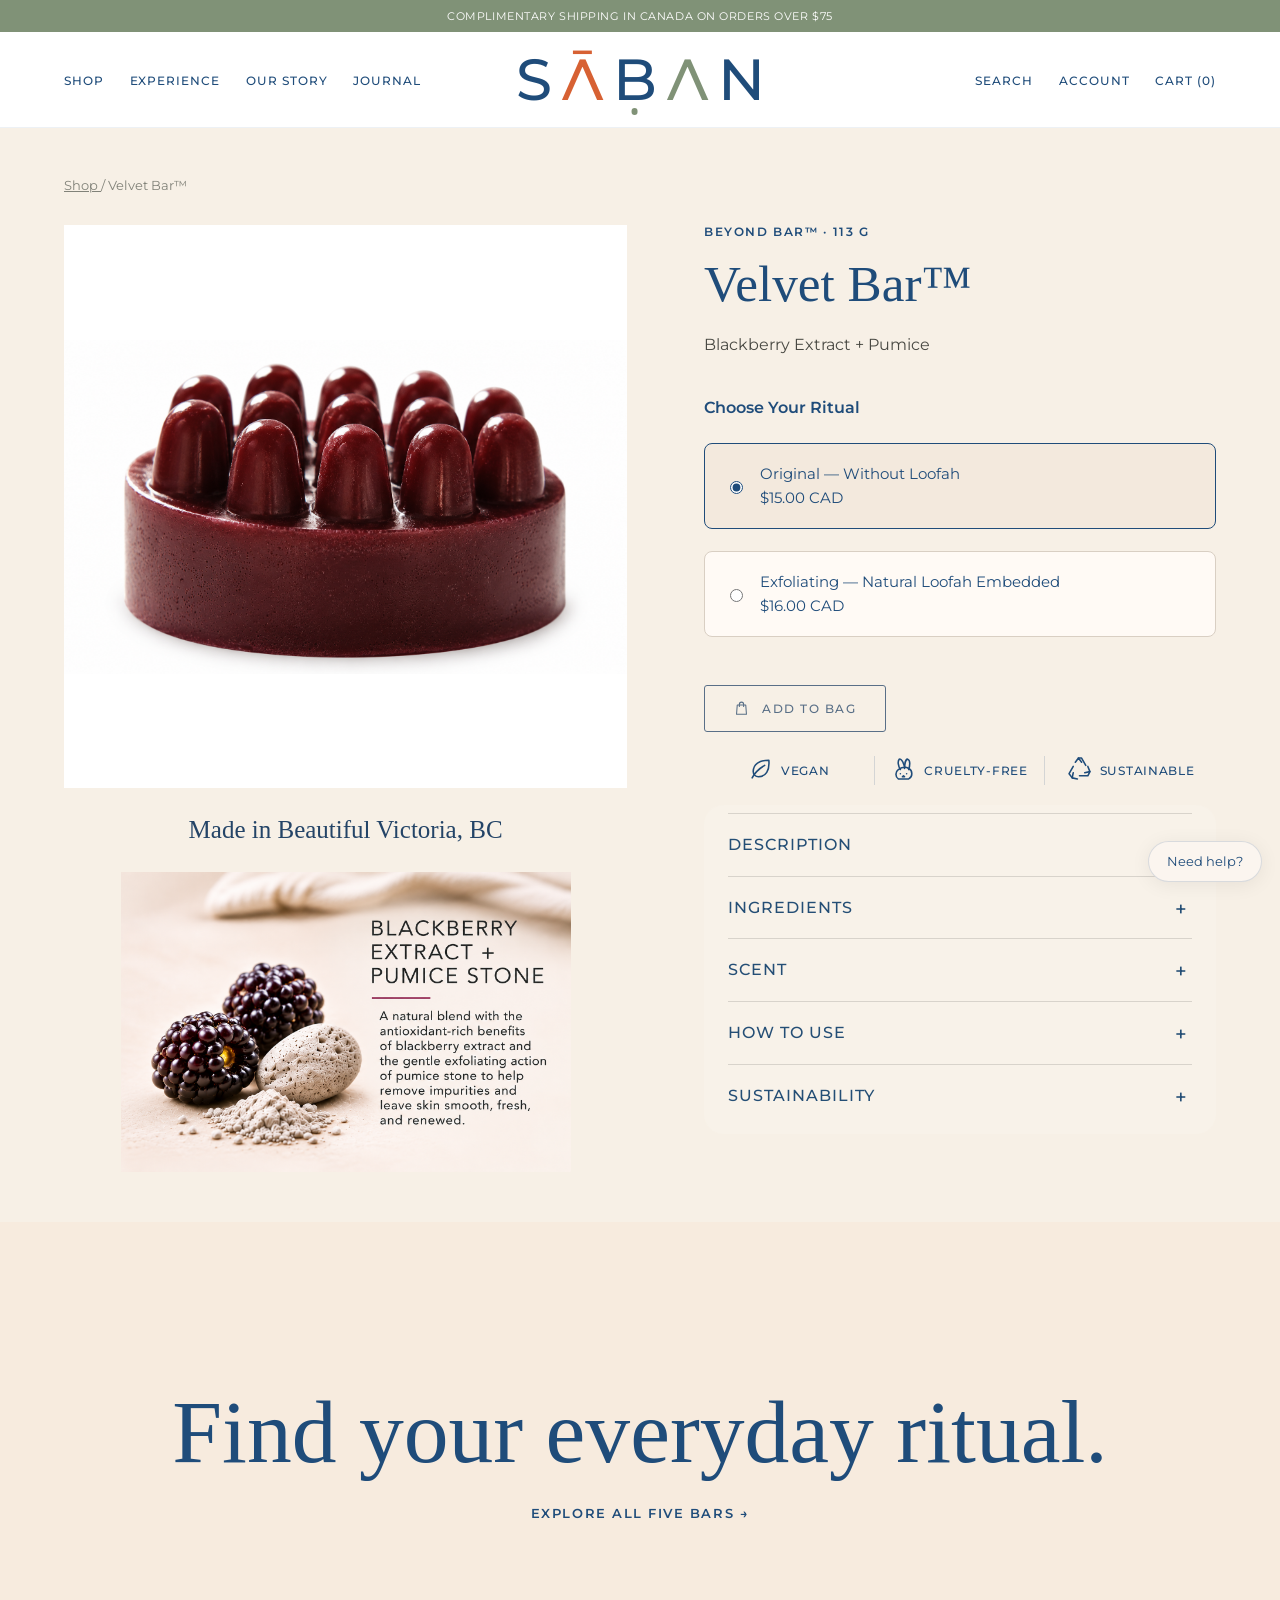
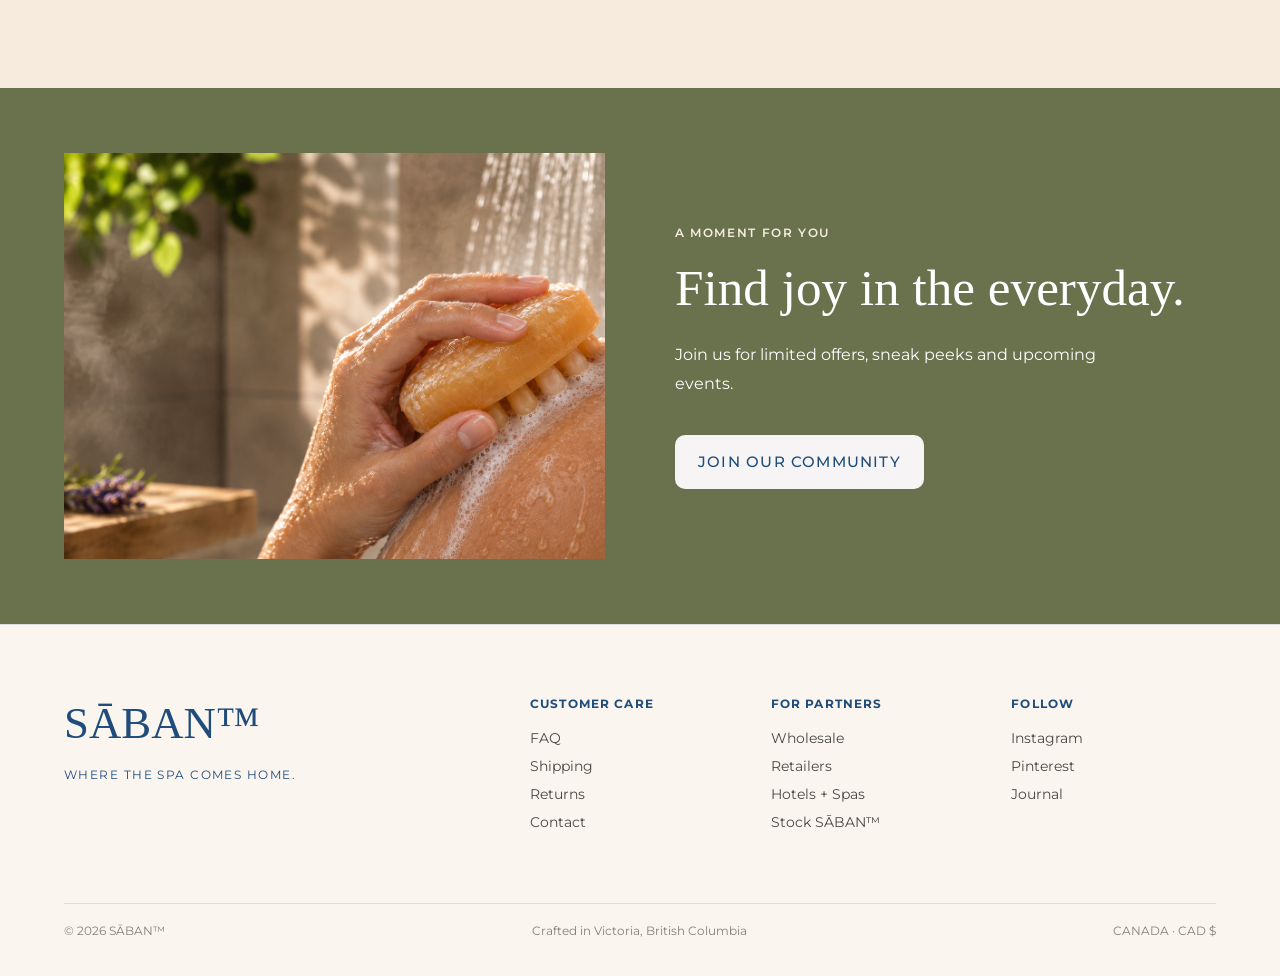
<file: velvet.html>
<!DOCTYPE html>
<html lang="en">
 <head>
  <meta charset="utf-8"/>
  <meta content="width=device-width, initial-scale=1.0" name="viewport"/>
  <meta content="Velvet Bar™ — SĀBAN Beyond Bar." name="description"/>
  <title>
   Velvet Bar™ | SĀBAN™
  </title>
  <link href="https://fonts.googleapis.com" rel="preconnect"/>
  <link crossorigin="" href="https://fonts.gstatic.com" rel="preconnect"/>
  <link href="https://fonts.googleapis.com/css2?family=Montserrat:wght@200;300;400;500;600&amp;display=swap" rel="stylesheet"/>
  <link href="style.css" rel="stylesheet"/>
 </head>
 <body>
  <a class="skip-link" href="#main-content">
   Skip to content
  </a>
  <!-- =========================================
         HEADER
    ========================================== -->
  <header class="site-header internal-header" data-site-header="">
   <div class="header-offer-container">
    <p class="header-offer">
     COMPLIMENTARY SHIPPING IN CANADA ON ORDERS OVER $75
    </p>
   </div>
   <div class="header-container">
    <button aria-controls="mobile-navigation" aria-expanded="false" aria-label="Open navigation" class="mobile-menu-button" data-menu-button="" type="button">
     <span>
     </span>
     <span>
     </span>
    </button>
    <nav aria-label="Main navigation" class="nav-left">
     <ul class="nav-list">
      <li>
       <a href="shop.html">
        SHOP
       </a>
      </li>
      <li>
       <a href="index.html#experience">
        EXPERIENCE
       </a>
      </li>
      <li>
       <a href="about.html">
        OUR STORY
       </a>
      </li>
      <li>
       <a href="index.html#journal">
        JOURNAL
       </a>
      </li>
     </ul>
    </nav>
    <p class="header-title">
     <a aria-label="SĀBAN home" class="logo-link" href="index.html">
      <span class="logo-s">
       S
      </span>
      <span class="logo-a1">
       Ʌ̄
      </span>
      <span class="logo-b b-dot">
       B
      </span>
      <span class="logo-a2">
       Ʌ
      </span>
      <span class="logo-n">
       N
      </span>
     </a>
    </p>
    <nav aria-label="Utility navigation" class="nav-right">
     <ul class="nav-list nav-utility">
      <li class="utility-desktop">
       <a href="#">
        SEARCH
       </a>
      </li>
      <li class="utility-desktop">
       <a href="#">
        ACCOUNT
       </a>
      </li>
      <li>
       <a href="#">
        CART
        <span aria-hidden="true">
         (0)
        </span>
       </a>
      </li>
     </ul>
    </nav>
   </div>
   <nav aria-label="Mobile navigation" class="mobile-navigation" data-mobile-navigation="" hidden="" id="mobile-navigation">
    <a href="shop.html">
     SHOP
    </a>
    <a href="index.html#experience">
     EXPERIENCE
    </a>
    <a href="about.html">
     OUR STORY
    </a>
    <a href="index.html#journal">
     JOURNAL
    </a>
    <a href="#">
     SEARCH
    </a>
    <a href="#">
     ACCOUNT
    </a>
   </nav>
  </header>
  <main id="main-content">
   <section class="product-detail section-shell velvet-detail">
    <nav aria-label="Breadcrumb" class="breadcrumb">
     <a href="shop.html">
      Shop
     </a>
     / Velvet Bar™
    </nav>
    <div class="product-detail-grid">
     <div class="product-gallery">
      <img alt="Velvet Bar with Signature Massage Nodules" src="photos/Velvet Soap Bar.png"/>
      
<div class="saban-crafted-message" style="text-align:center; padding:28px 16px; color:#244467;">
  <h3 style="font-family:Georgia,serif; font-size:25px; font-weight:normal; margin:0;">
    Made in Beautiful Victoria, BC
  </h3>
</div>
<div style="text-align:center; margin:0 auto 20px; max-width:450px;">
  <img src="photos/blackberry-pumice.png"
       alt="Blackberry Extract and Pumice Stone – Velvet Bar"
       style="display:block; width:100%; height:auto; margin:auto;">
</div>
     </div>
     <div class="product-detail-copy">
      <p class="eyebrow">
       BEYOND BAR™ · 113 G
      </p>
      <h1>
       Velvet Bar™
      </h1>
      <p>
       Blackberry Extract + Pumice
      </p>
      <div class="ritual-options">
  <p class="ritual-options-title">Choose Your Ritual</p>
  <label class="ritual-option">
    <input type="radio" name="velvet-ritual" value="original" checked>
    <span>Original — Without Loofah<br>$15.00 CAD</span>
  </label>
  <label class="ritual-option">
    <input type="radio" name="velvet-ritual" value="loofah">
    <span>Exfoliating — Natural Loofah Embedded<br>$16.00 CAD</span>
  </label>
</div>
<button type="button" class="saban-add-to-bag" disabled aria-label="Add to bag — available when online shopping launches" title="Online shopping coming soon" style="display:inline-flex;align-items:center;justify-content:center;gap:12px;padding:14px 28px;margin:8px 0 24px;border:1px solid #244467;border-radius:3px;background:transparent;color:#244467;font-family:inherit;font-size:12px;font-weight:500;letter-spacing:0.13em;cursor:not-allowed;opacity:0.75;">
  <svg aria-hidden="true" width="17" height="17" viewBox="0 0 24 24" fill="none" stroke="currentColor" stroke-width="1.5" stroke-linecap="round" stroke-linejoin="round"><path d="M6 7h12l1 13H5L6 7Z"/><path d="M9 9V6a3 3 0 0 1 6 0v3"/></svg>
  ADD TO BAG
</button>

     <div class="saban-values">

  <div class="saban-value">
    <span class="saban-value-icon">
      <svg width="25" height="25" viewBox="0 0 24 24" fill="none" stroke="currentColor" stroke-width="1.5" stroke-linecap="round" stroke-linejoin="round" aria-hidden="true">
        <path d="M20 4c-9 0-15 4-15 11a5 5 0 0 0 5 5c7 0 11-6 10-16Z"/>
        <path d="M4 21c3-6 7-9 12-12"/>
      </svg>
    </span>
    <span>VEGAN</span>
  </div>

  <div class="saban-value">
    <span class="saban-value-icon">
      <svg width="25" height="25" viewBox="0 0 24 24" fill="none" stroke="currentColor" stroke-width="1.5" stroke-linecap="round" stroke-linejoin="round" aria-hidden="true">
        <path d="M9 13c-2-3-3-8-1-10 2-1 4 4 5 7"/>
        <path d="M13 12c0-4 1-9 3-9 3 1 2 7 1 10"/>
        <path d="M7 13c-3 2-3 7 0 9h10c4-2 4-8 0-10-3-2-7-1-10 1Z"/>
        <path d="M9 17h.01M15 17h.01"/>
        <path d="M12 19l-1 1h2l-1-1Z"/>
      </svg>
    </span>
    <span>CRUELTY-FREE</span>
  </div>

  <div class="saban-value">
    <span class="saban-value-icon">
      <svg width="25" height="25" viewBox="0 0 24 24" fill="none" stroke="currentColor" stroke-width="1.5" stroke-linecap="round" stroke-linejoin="round" aria-hidden="true">
        <path d="m8 6 3-4 3 4"/>
        <path d="M11 2h3l4 7"/>
        <path d="m20 10 2 5-5 1"/>
        <path d="m22 15-2 4h-8"/>
        <path d="m10 22-5-1 1-5"/>
        <path d="M5 21 2 17l4-7"/>
      </svg>
    </span>
    <span>SUSTAINABLE</span>
  </div>

</div>
 
      <div class="product-accordions">
      <details class="accordion">
        <summary>
         Description
        </summary>
        <div class="accordion-body">
         <h2>
          Gentle by nature. Different by design.
         </h2>
         
         <p>
          Made with organic blackberry extract, pumice stone, nourishing plant-based oils, and skin-loving botanical ingredients, our bar creates a rich, creamy lather while gently cleansing and exfoliating, leaving your skin feeling smooth and refreshed.
         </p>
         <p>
          No sodium hydroxide (lye) is added during our bar-making process, offering an alternative to traditional lye soap-making.
         </p>
         <p>
          Our Signature Massage Nodules gently massage your skin as you cleanse, transforming your everyday shower into a relaxing, spa-inspired ritual.
         </p>
        </div>
       </details>
       <details class="accordion">
        <summary>
         Ingredients
        </summary>
        <div class="accordion-body">
         <p>
          Aqua (Water), Glycerin (vegetable-derived), Propylene Glycol (vegetable-derived), Sodium Cocoyl Isethionate (coconut-derived), Cocos Nucifera (Coconut) Oil, Caprylic/Capric Triglyceride (coconut-derived), Glyceryl Stearate (vegetable-derived), Phenoxyethanol, Butyrospermum Parkii (Shea) Butter, Mangifera Indica (Mango) Seed Butter, Rubus Fruticosus (Blackberry) Fruit Extract, Bamboo Charcoal Powder, Pumice Stone Powder, Cymbopogon Flexuosus Oil (Lemongrass), Iron Oxides (CI 77491), Hydrolyzed Vegetable Protein.
         </p>
      
<p>Our Beyond Bars are made with carefully selected ingredients, without added sulphates, phthalates, parabens, lead, mercury, formaldehyde, triclosan or intentionally added nanoparticles.</p>

<p>Because your skin deserves a little extra care.</p>
   
    </div>
</details>

<details class="accordion">
    <summary>Scent</summary>
    <div class="accordion-body">
        <p>
            Lemongrass Essential Oil.
        </p>
        <p>
            
        </p>
    </div>
</details>

       <details class="accordion">
        <summary>
         How to Use
        </summary>
        <div class="accordion-body">
         <p>
          Wet your skin and the Velvet Bar with water and work up a creamy lather. Using gentle circular motions, glide the loofah side over your skin for exfoliation, then switch to the Signature Massage Nodules for a soothing, relaxing massage.
         </p>
         <p>
          Take your time.
         </p>
         <p>
          Cleanse. Exfoliate. Massage. Rinse. Reset.
         </p>
         <p>
          For external use only.
         </p>
        </div>
       </details>
       <details class="accordion">
        <summary>
         Sustainability
        </summary>
        <div class="accordion-body">
         <p>
          All product ingredient labels are printed on fully recyclable paper. Handcrafted in small batches in Victoria on Vancouver Island, keeping production local and helping reduce carbon emissions.
         </p>
        </div>
       </details>
      </div>
     </div>
    </div>
   </section>
   <section class="about-cta">
    <div class="section-shell">
     <h2>
      Find your everyday ritual.
     </h2>
     <a class="text-link" href="shop.html">
      EXPLORE ALL FIVE BARS →
     </a>
    </div>
   </section>
  </main>
  <!-- =========================================
         FOOTER
    ========================================== -->
  <section class="community-banner">
   <div class="section-shell community-grid">
    <img alt="Beyond Bar as part of a relaxing shower ritual" loading="lazy" src="photos/shower-ritual.png"/>
    <div>
     <p class="eyebrow">
      A MOMENT FOR YOU
     </p>
     <h2>
      Find joy in the everyday.
     </h2>
     <p>
      Join us for limited offers, sneak peeks and upcoming events.
     </p>
     <button class="button button-light" data-open-community="" type="button">
      JOIN OUR COMMUNITY
     </button>
    </div>
   </div>
  </section>
  <footer class="site-footer">
   <div class="section-shell footer-top">
    <div class="footer-brand">
     <a class="footer-logo" href="index.html">
      SĀBAN™
     </a>
     <p>
      WHERE THE SPA COMES HOME.
     </p>
    </div>
    <div class="footer-groups">
     <div>
      <h2>
       CUSTOMER CARE
      </h2>
      <a href="faq.html">
       FAQ
      </a>
      <a href="shipping.html#shipping">
       Shipping
      </a>
      <a href="shipping.html#returns">
       Returns
      </a>
      <a href="contact.html">
       Contact
      </a>
     </div>
     <div>
      <h2>
       FOR PARTNERS
      </h2>
      <a href="contact.html">
       Wholesale
      </a>
      <a href="contact.html">
       Retailers
      </a>
      <a href="contact.html">
       Hotels + Spas
      </a>
      <a href="contact.html">
       Stock SĀBAN™
      </a>
     </div>
     <div>
      <h2>
       FOLLOW
      </h2>
      <a href="#">
       Instagram
      </a>
      <a href="#">
       Pinterest
      </a>
      <a href="index.html#journal">
       Journal
      </a>
     </div>
    </div>
   </div>
   <div class="section-shell footer-bottom">
    <p>
     ©
     <span data-year="">
     </span>
     SĀBAN™
    </p>
    <p>
     Crafted in Victoria,
                British Columbia
    </p>
    <p>
     CANADA · CAD $
     <span class="payment-methods" data-payment-methods="" hidden="">
     </span>
    </p>
   </div>
  </footer>
  <script src="config.js">
  </script>
  <script defer="" src="script.js">
  </script>
  <dialog aria-labelledby="community-title" class="community-dialog">
   <button aria-label="Close community signup" class="dialog-close" type="button">
    ×
   </button>
   <div class="community-dialog-copy">
    <p class="eyebrow">
     SĀBAN™
    </p>
    <h2 id="community-title">
     Join Our Community
    </h2>
    <p>
     Sign up for limited offers, sneak peeks and upcoming events.
    </p>
    <form data-newsletter="">
     <label for="newsletter-email">
      Email address
     </label>
     <input autocomplete="email" id="newsletter-email" name="email" required="" type="email"/>
     <label class="consent">
      <input name="consent" required="" type="checkbox"/>
      I agree to receive SĀBAN emails. I can unsubscribe at any time.
     </label>
     <button class="button button-light" type="submit">
      SUBSCRIBE
     </button>
     <p data-newsletter-status="" role="status">
     </p>
    </form>
   </div>
  </dialog>
  <a aria-label="Contact SĀBAN for help" class="help-bubble" href="contact.html">
   Need help?
  </a>
 </body>
</html>
</file>
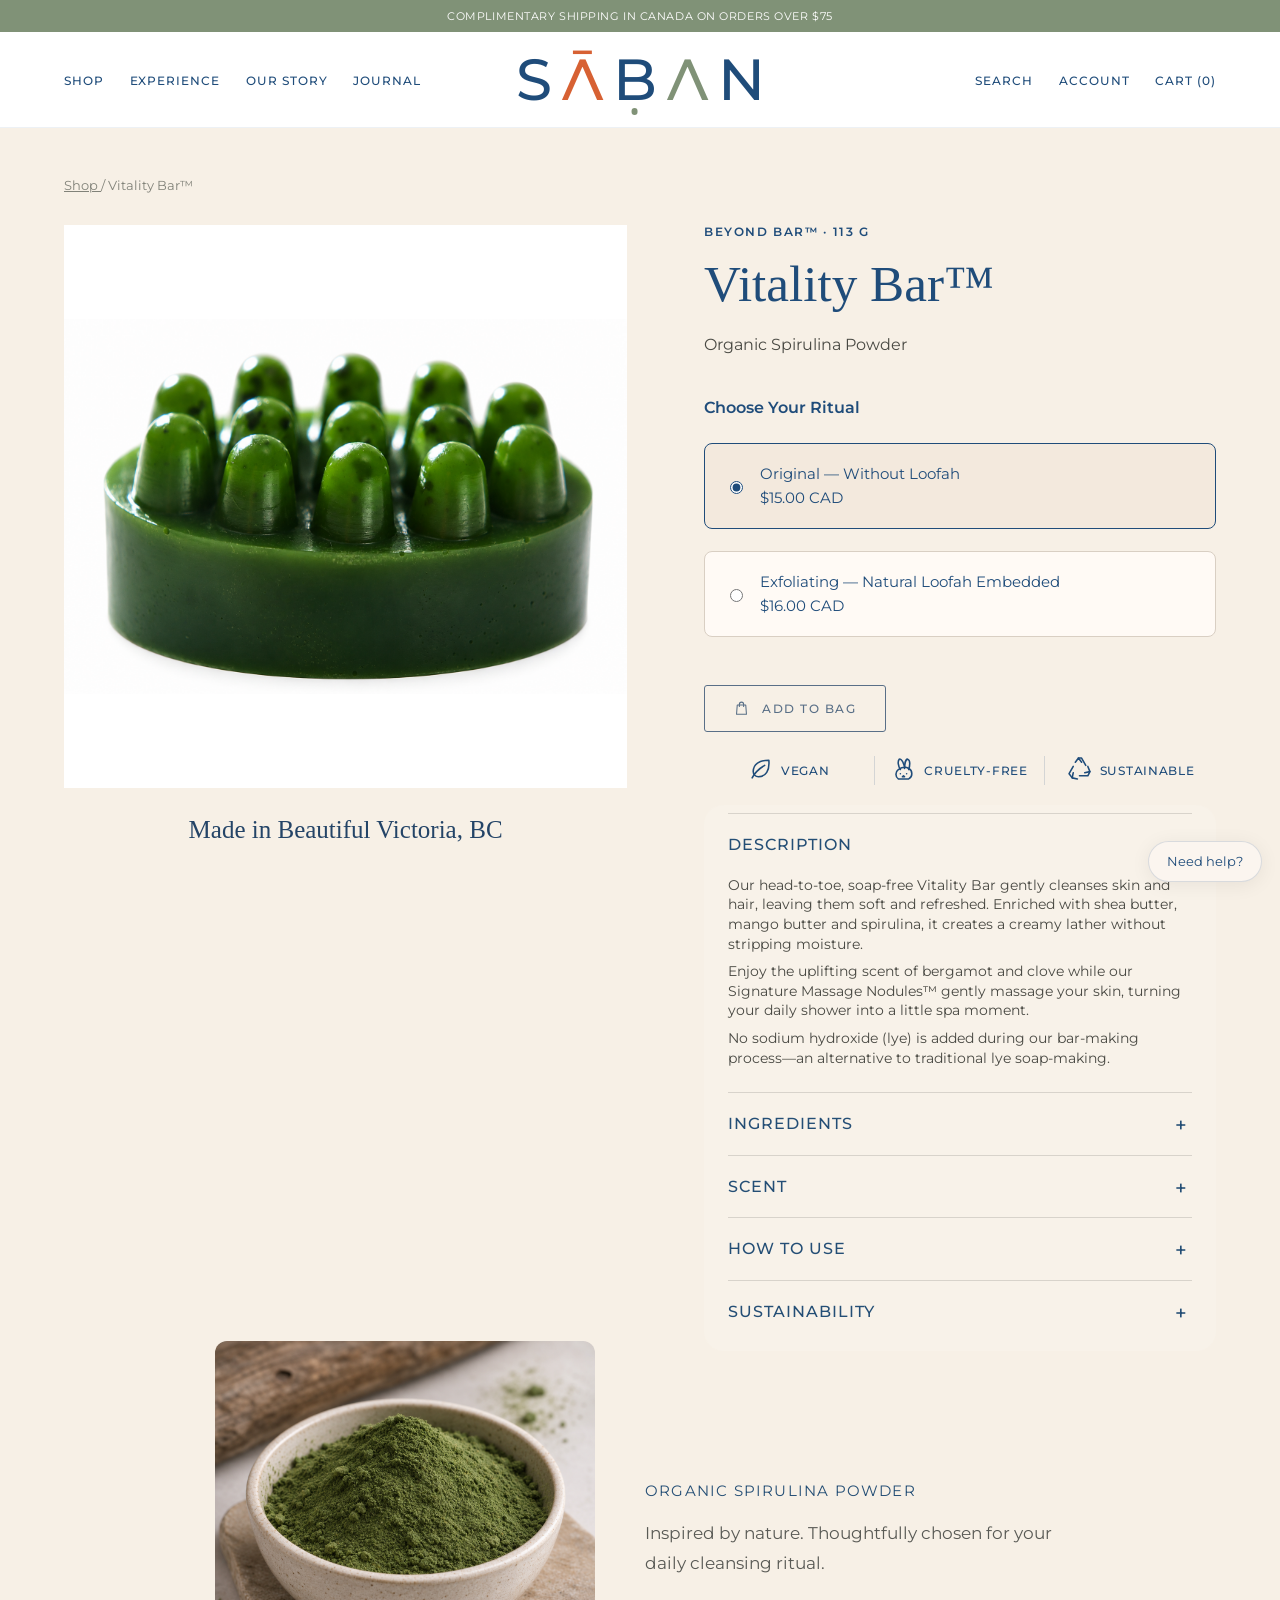
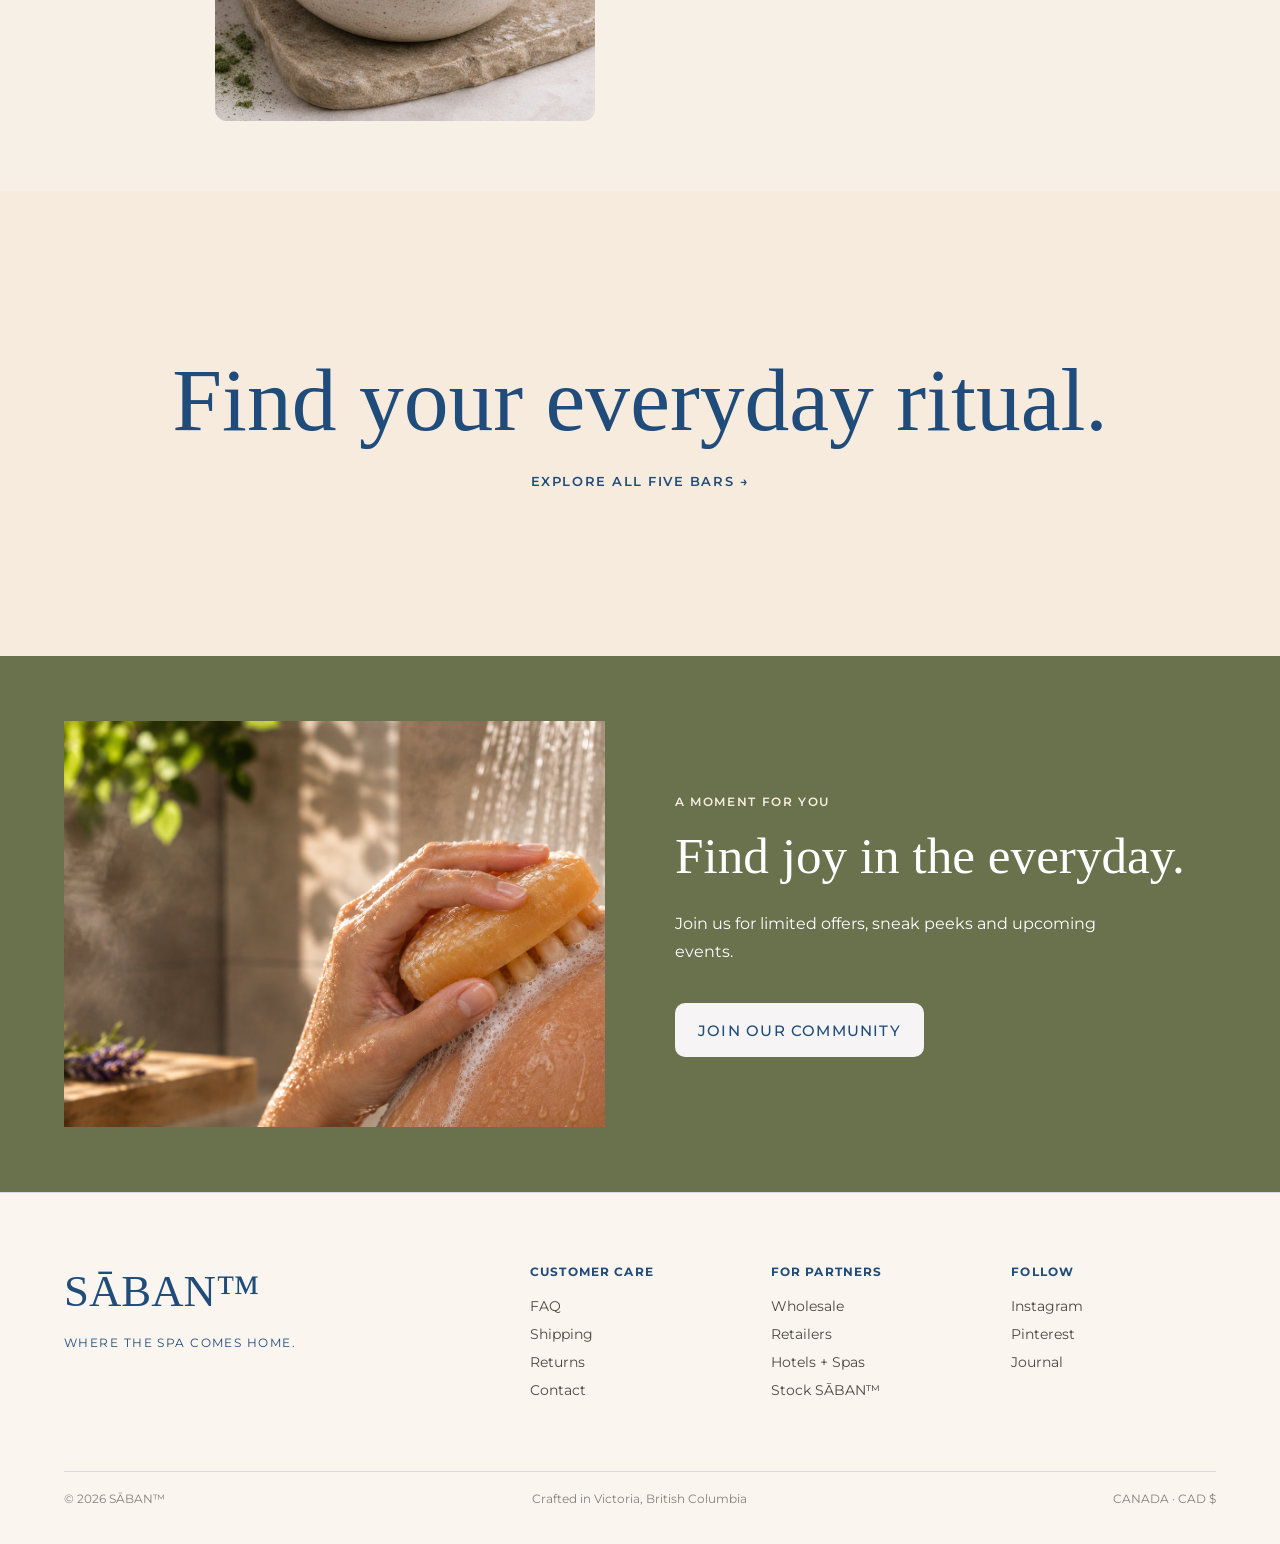
<file: vitality.html>
<!DOCTYPE html>

<html lang="en">
<head>
<meta charset="utf-8"/>
<meta content="width=device-width, initial-scale=1.0" name="viewport"/>
<meta content="Vitality Bar™ — SĀBAN Beyond Bar." name="description"/>
<title>
   Vitality Bar™ | SĀBAN™
  </title>
<link href="https://fonts.googleapis.com" rel="preconnect"/>
<link crossorigin="" href="https://fonts.gstatic.com" rel="preconnect"/>
<link href="https://fonts.googleapis.com/css2?family=Montserrat:wght@200;300;400;500;600&amp;display=swap" rel="stylesheet"/>

<link href="style.css?v=2" rel="stylesheet"/>



</head>
<body>
<a class="skip-link" href="#main-content">
   Skip to content
  </a>
<!-- =========================================
         HEADER
    ========================================== -->
<header class="site-header internal-header" data-site-header="">
<div class="header-offer-container">
<p class="header-offer">
     COMPLIMENTARY SHIPPING IN CANADA ON ORDERS OVER $75
    </p>
</div>
<div class="header-container">
<button aria-controls="mobile-navigation" aria-expanded="false" aria-label="Open navigation" class="mobile-menu-button" data-menu-button="" type="button">
<span>
</span>
<span>
</span>
</button>
<nav aria-label="Main navigation" class="nav-left">
<ul class="nav-list">
<li>
<a href="shop.html">
        SHOP
       </a>
</li>
<li>
<a href="index.html#experience">
        EXPERIENCE
       </a>
</li>
<li>
<a href="about.html">
        OUR STORY
       </a>
</li>
<li>
<a href="index.html#journal">
        JOURNAL
       </a>
</li>
</ul>
</nav>
<p class="header-title">
<a aria-label="SĀBAN home" class="logo-link" href="index.html">
<span class="logo-s">
       S
      </span>
<span class="logo-a1">
       Ʌ̄
      </span>
<span class="logo-b b-dot">
       B
      </span>
<span class="logo-a2">
       Ʌ
      </span>
<span class="logo-n">
       N
      </span>
</a>
</p>
<nav aria-label="Utility navigation" class="nav-right">
<ul class="nav-list nav-utility">
<li class="utility-desktop">
<a href="#">
        SEARCH
       </a>
</li>
<li class="utility-desktop">
<a href="#">
        ACCOUNT
       </a>
</li>
<li>
<a href="#">
        CART
        <span aria-hidden="true">
         (0)
        </span>
</a>
</li>
</ul>
</nav>
</div>
<nav aria-label="Mobile navigation" class="mobile-navigation" data-mobile-navigation="" hidden="" id="mobile-navigation">
<a href="shop.html">
     SHOP
    </a>
<a href="index.html#experience">
     EXPERIENCE
    </a>
<a href="about.html">
     OUR STORY
    </a>
<a href="index.html#journal">
     JOURNAL
    </a>
<a href="#">
     SEARCH
    </a>
<a href="#">
     ACCOUNT
    </a>
</nav>
</header>
<main id="main-content">
<section class="product-detail section-shell">
<nav aria-label="Breadcrumb" class="breadcrumb">
<a href="shop.html">
      Shop
     </a>
     / Vitality Bar™
    </nav>
<div class="product-detail-grid">
<div class="product-gallery">
<img alt="Vitality Bar with Signature Massage Nodules" src="photos/Vitality bar.png"/>

<div class="saban-crafted-message" style="text-align:center; padding:28px 16px; color:#244467;">
  <h3 style="font-family:Georgia,serif; font-size:25px; font-weight:normal; margin:0;">
    Made in Beautiful Victoria, BC
  </h3>
</div>

</div>
<div class="product-detail-copy">
<p class="eyebrow">
       BEYOND BAR™ · 113 G
      </p>
<h1>
       Vitality Bar™
      </h1>
<p>
       Organic Spirulina Powder
      </p>
<div class="ritual-options">
  <p class="ritual-options-title">Choose Your Ritual</p>
  <label class="ritual-option">
    <input type="radio" name="vitality-ritual" value="original" checked>
    <span>Original — Without Loofah<br>$15.00 CAD</span>
  </label>
  <label class="ritual-option">
    <input type="radio" name="vitality-ritual" value="loofah">
    <span>Exfoliating — Natural Loofah Embedded<br>$16.00 CAD</span>
  </label>
</div>
<button type="button" class="saban-add-to-bag" disabled aria-label="Add to bag — available when online shopping launches" title="Online shopping coming soon" style="display:inline-flex;align-items:center;justify-content:center;gap:12px;padding:14px 28px;margin:8px 0 24px;border:1px solid #244467;border-radius:3px;background:transparent;color:#244467;font-family:inherit;font-size:12px;font-weight:500;letter-spacing:0.13em;cursor:not-allowed;opacity:0.75;">
  <svg aria-hidden="true" width="17" height="17" viewBox="0 0 24 24" fill="none" stroke="currentColor" stroke-width="1.5" stroke-linecap="round" stroke-linejoin="round"><path d="M6 7h12l1 13H5L6 7Z"/><path d="M9 9V6a3 3 0 0 1 6 0v3"/></svg>
  ADD TO BAG
</button>


<div class="saban-values">

  <div class="saban-value">
    <span class="saban-value-icon">
      <svg width="25" height="25" viewBox="0 0 24 24" fill="none" stroke="currentColor" stroke-width="1.5" stroke-linecap="round" stroke-linejoin="round" aria-hidden="true">
        <path d="M20 4c-9 0-15 4-15 11a5 5 0 0 0 5 5c7 0 11-6 10-16Z"/>
        <path d="M4 21c3-6 7-9 12-12"/>
      </svg>
    </span>
    <span>VEGAN</span>
  </div>

  <div class="saban-value">
    <span class="saban-value-icon">
      <svg width="25" height="25" viewBox="0 0 24 24" fill="none" stroke="currentColor" stroke-width="1.5" stroke-linecap="round" stroke-linejoin="round" aria-hidden="true">
        <path d="M9 13c-2-3-3-8-1-10 2-1 4 4 5 7"/>
        <path d="M13 12c0-4 1-9 3-9 3 1 2 7 1 10"/>
        <path d="M7 13c-3 2-3 7 0 9h10c4-2 4-8 0-10-3-2-7-1-10 1Z"/>
        <path d="M9 17h.01M15 17h.01"/>
        <path d="M12 19l-1 1h2l-1-1Z"/>
      </svg>
    </span>
    <span>CRUELTY-FREE</span>
  </div>

  <div class="saban-value">
    <span class="saban-value-icon">
      <svg width="25" height="25" viewBox="0 0 24 24" fill="none" stroke="currentColor" stroke-width="1.5" stroke-linecap="round" stroke-linejoin="round" aria-hidden="true">
        <path d="m8 6 3-4 3 4"/>
        <path d="M11 2h3l4 7"/>
        <path d="m20 10 2 5-5 1"/>
        <path d="m22 15-2 4h-8"/>
        <path d="m10 22-5-1 1-5"/>
        <path d="M5 21 2 17l4-7"/>
      </svg>
    </span>
    <span>SUSTAINABLE</span>
  </div>

</div>


   <div class="product-accordions">
<details class="accordion" open=""><summary>
         Description
        </summary>
<div class="product-accordion-content">
<p>Our head-to-toe, soap-free Vitality Bar gently cleanses skin and hair, leaving them soft and refreshed. Enriched with shea butter, mango butter and spirulina, it creates a creamy lather without stripping moisture.</p>

<p>Enjoy the uplifting scent of bergamot and clove while our Signature Massage Nodules™ gently massage your skin, turning your daily shower into a little spa moment.</p>

<p>No sodium hydroxide (lye) is added during our bar-making process—an alternative to traditional lye soap-making.</p>



</div></details>


<details class="accordion"><summary>
         Ingredients
        </summary>
<div class="product-accordion-content">

<p>Aqua (Water), Glycerin (vegetable-derived), Propylene Glycol (vegetable-derived), Sodium Cocoyl Isethionate (coconut-derived), Cocos Nucifera (Coconut) Oil, Caprylic/Capric Triglyceride (coconut-derived), Glyceryl Stearate (vegetable-derived), Phenoxyethanol, Butyrospermum Parkii (Shea) Butter, Mangifera Indica (Mango) Seed Butter, Spirulina Platensis (Spirulina) Powder, Eugenia Caryophyllus (Clove) Bud Oil, Citrus Aurantium Bergamia (Bergamot) Fruit Oil, Hydrolyzed Vegetable Protein.</p>
</p>

<p>Our Beyond Bars are made with carefully selected ingredients, without added sulphates, phthalates, parabens, lead, mercury, formaldehyde, triclosan or intentionally added nanoparticles.</p>

<p>Because your skin deserves a little extra care.</p>

</div></details>
<details class="accordion">
  <summary>Scent</summary>
  <div class="product-accordion-content">
    <p>A warm, gently spiced blend of clove bud and bright, citrusy bergamot.</p>
  </div>
</details>

<details class="accordion"><summary>
    How to Use
        </summary>
<div class="product-accordion-content">
<p>Wet your skin and the Vitality Bar with water to create a rich, creamy lather. Gently glide the Signature Massage Nodules™ over your skin for a soothing massage. If you've chosen the Exfoliating Bar, use the natural loofah side for gentle exfoliation.</p>
<p>Take your time.</p>
<p>Cleanse. Massage. Rinse. Reset.</p>
<p>For external use only.</p>
</div></details>
<details class="accordion"><summary>
         Sustainability
        </summary>
<div class="product-accordion-content">

<p>Thoughtfully made in small batches in beautiful Victoria, BC, on Vancouver Island.</p>

<p>Our packaging is made with compostable materials and printed using plant-based inks, reflecting our commitment to making more mindful choices.</p>

<h3>How to Dispose of Your Packaging</h3>

<p>Once you've enjoyed unboxing your SĀBAN bar, simply place the empty box in your compost bin where accepted. If composting isn't available in your area, check your local recycling guidelines.</p>

</div></details>
</div>
</div>
</div>


<div style="display:flex; align-items:center; justify-content:center; gap:50px; max-width:950px; margin:-30px auto 20px; padding:20px; flex-wrap:wrap;">

  <img src="photos/organic-spirulina-powder.png"
       alt="Organic spirulina powder in a ceramic bowl"
       loading="lazy"
       style="width:100%; max-width:380px; height:auto; border-radius:12px; flex:0 1 380px;">

  <div style="flex:1 1 280px; max-width:420px; text-align:left;">

    <p style="font-size:15px; letter-spacing:0.08em; color:#244E75; margin-bottom:18px;">
      ORGANIC SPIRULINA POWDER
    </p>

    <p style="font-size:17px; line-height:1.8; color:#595A55;">
      Inspired by nature. Thoughtfully chosen for your daily cleansing ritual.
    </p>

  </div>

</div>


</section>
<section class="about-cta">
<div class="section-shell">
<h2>
      Find your everyday ritual.
     </h2>
<a class="text-link" href="shop.html">
      EXPLORE ALL FIVE BARS →
     </a>
</div>
</section>
</main>
<!-- =========================================
         FOOTER
    ========================================== -->
<section class="community-banner">
<div class="section-shell community-grid">
<img alt="Beyond Bar as part of a relaxing shower ritual" loading="lazy" src="photos/shower-ritual.png"/>
<div>
<p class="eyebrow">
      A MOMENT FOR YOU
     </p>
<h2>
      Find joy in the everyday.
     </h2>
<p>
      Join us for limited offers, sneak peeks and upcoming events.
     </p>
<button class="button button-light" data-open-community="" type="button">
      JOIN OUR COMMUNITY
     </button>
</div>
</div>
</section>
<footer class="site-footer">
<div class="section-shell footer-top">
<div class="footer-brand">
<a class="footer-logo" href="index.html">
      SĀBAN™
     </a>
<p>
      WHERE THE SPA COMES HOME.
     </p>
</div>
<div class="footer-groups">
<div>
<h2>
       CUSTOMER CARE
      </h2>
<a href="faq.html">
       FAQ
      </a>
<a href="shipping.html#shipping">
       Shipping
      </a>
<a href="shipping.html#returns">
       Returns
      </a>
<a href="contact.html">
       Contact
      </a>
</div>
<div>
<h2>
       FOR PARTNERS
      </h2>
<a href="contact.html">
       Wholesale
      </a>
<a href="contact.html">
       Retailers
      </a>
<a href="contact.html">
       Hotels + Spas
      </a>
<a href="contact.html">
       Stock SĀBAN™
      </a>
</div>
<div>
<h2>
       FOLLOW
      </h2>
<a href="#">
       Instagram
      </a>
<a href="#">
       Pinterest
      </a>
<a href="index.html#journal">
       Journal
      </a>
</div>
</div>
</div>
<div class="section-shell footer-bottom">
<p>
     ©
     <span data-year="">
</span>
     SĀBAN™
    </p>
<p>
     Crafted in Victoria,
                British Columbia
    </p>
<p>
     CANADA · CAD $
     <span class="payment-methods" data-payment-methods="" hidden="">
</span>
</p>
</div>
</footer>
<script src="config.js">
</script>
<script defer="" src="script.js">
</script>
<dialog aria-labelledby="community-title" class="community-dialog">
<button aria-label="Close community signup" class="dialog-close" type="button">
    ×
   </button>
<div class="community-dialog-copy">
<p class="eyebrow">
     SĀBAN™
    </p>
<h2 id="community-title">
     Join Our Community
    </h2>
<p>
     Sign up for limited offers, sneak peeks and upcoming events.
    </p>
<form data-newsletter="">
<label for="newsletter-email">
      Email address
     </label>
<input autocomplete="email" id="newsletter-email" name="email" required="" type="email"/>
<label class="consent">
<input name="consent" required="" type="checkbox"/>
      I agree to receive SĀBAN emails. I can unsubscribe at any time.
     </label>
<button class="button button-light" type="submit">
      SUBSCRIBE
     </button>
<p data-newsletter-status="" role="status">
</p>
</form>
</div>
</dialog>
<a aria-label="Contact SĀBAN for help" class="help-bubble" href="contact.html">
   Need help?
  </a>
</body>
</html>
</file>
<file: style.css>
:root {
    --Dusk-Blue: #1F4C7A;
    --Spicy-Paprika: #D76133;
    --Dusty-Olive: #809277;
    --Warm-Ivory: #F6F4F4;
    --Linen: #FBF5EF;

    --White: #FFFFFF;
    --Ink: #0B0909;
    --Text: #494943;
    --Muted: #818279;
    --Collection-Background: #F7EBDE;

    --Primary-font: "Avenir Next", "Montserrat", sans-serif;
    --Secondary-font: "Montserrat", sans-serif;

    --header-offer-height: 32px;
    --header-nav-height: 96px;

    --page-gutter: clamp(20px, 5vw, 72px);
    --content-width: 1280px;

    --line: rgba(31, 76, 122, 0.16);
}


/* ==============================
   GLOBAL
================================ */

*,
*::before,
*::after {
    box-sizing: border-box;
}


html {
    scroll-behavior: smooth;
}


body {
    margin: 0;

    color: var(--Text);
    background: #F7F0E6;

    font-family: var(--Secondary-font);

    -webkit-font-smoothing: antialiased;
}


body.menu-open {
    overflow: hidden;
}


img {
    display: block;

    width: 100%;
    max-width: 100%;
}


a {
    color: inherit;
}


button,
a {
    -webkit-tap-highlight-color: transparent;
}


button {
    font: inherit;
}


.skip-link {
    position: fixed;

    top: 8px;
    left: 8px;

    z-index: 3000;

    padding: 10px 14px;

    background: var(--White);
    color: var(--Dusk-Blue);

    transform: translateY(-160%);
}


.skip-link:focus {
    transform: translateY(0);
}


.section {
    padding: clamp(80px, 10vw, 144px) 0;
}


.section-shell {
    width: min(
        calc(100% - (2 * var(--page-gutter))),
        var(--content-width)
    );

    margin-inline: auto;
}



/* ==============================
   TYPOGRAPHY
================================ */

.eyebrow {
    margin: 0 0 16px;

    color: var(--Dusk-Blue);

    font-size: 0.72rem;
    font-weight: 600;
    line-height: 1.35;

    letter-spacing: 0.14em;

    text-transform: uppercase;
}


.display-heading,
.section-heading,
.feature-heading,
.story-title {
    margin: 0;

    color: var(--Dusk-Blue);

    font-family:
        Georgia,
        "Times New Roman",
        serif;

    font-weight: 400;

    letter-spacing: -0.025em;
}


.display-heading {
    max-width: 900px;

    font-size: clamp(
        3rem,
        6vw,
        6.5rem
    );

    line-height: 0.98;
}


.section-heading {
    font-size: clamp(
        2.5rem,
        4vw,
        4.8rem
    );

    line-height: 1.02;
}


.feature-heading {


    font-size: clamp(
        2.1rem,
        3.5vw,
        4.2rem
    );

    line-height: 1.04;
}


.lead-copy {
    max-width: 850px;

    margin: 36px 0 0;

    font-size: clamp(
        1.05rem,
        1.6vw,
        1.35rem
    );

    font-weight: 300;
    line-height: 1.8;
}



/* ==============================
   TEXT LINKS
================================ */

.text-link {
    position: relative;

    display: inline-flex;

    align-items: center;

    gap: 8px;

    margin-top: 32px;

    color: var(--Dusk-Blue);

    font-size: 0.8rem;
    font-weight: 600;

    letter-spacing: 0.12em;

    text-decoration: none;
}


.text-link::after {
    content: "";

    position: absolute;

    right: 0;
    bottom: -6px;
    left: 0;

    height: 1px;

    background: currentColor;

    transform: scaleX(0);
    transform-origin: left;

    transition:
        transform 220ms ease;
}


.text-link:hover::after,
.text-link:focus-visible::after {
    transform: scaleX(1);
}



/* ==============================
   HEADER
================================ */

.site-header {
    position: fixed;

    inset: 0 0 auto;

    z-index: 1000;

    width: 100%;
}


.header-offer-container {
    display: flex;

    align-items: center;
    justify-content: center;

    min-height: var(--header-offer-height);

    padding: 6px 20px;

    background: var(--Dusty-Olive);
}


.header-offer {
    margin: 0;

    color: var(--White);

    font-size: 0.7rem;
    font-weight: 400;

    letter-spacing: 0.05em;

    text-align: center;
}


.header-container {
    display: grid;

    grid-template-columns:
        minmax(0, 1fr)
        auto
        minmax(0, 1fr);

    align-items: center;

    min-height: var(--header-nav-height);

    padding:
        10px
        var(--page-gutter);

    background: transparent;

    border-bottom:
        1px solid transparent;

    transition:
        background-color 220ms ease,
        box-shadow 220ms ease,
        border-color 220ms ease;
}


.nav-left,
.nav-right {
    min-width: 0;
}


.nav-right {
    justify-self: end;
}


.nav-list {
    display: flex;

    align-items: center;

    gap: clamp(
        14px,
        2vw,
        28px
    );

    margin: 0;
    padding: 0;

    list-style: none;
}


.nav-list a {
    position: relative;

    display: inline-block;

    color: var(--Ink);

    font-family: var(--Primary-font);

    font-size: 0.76rem;
    font-weight: 500;

    letter-spacing: 0.08em;

    text-decoration: none;
}


.nav-list a::after {
    content: "";

    position: absolute;

    right: 0;
    bottom: -6px;
    left: 0;

    height: 1px;

    background: currentColor;

    transform: scaleX(0);
    transform-origin: left;

    transition:
        transform 220ms ease;

}



.nav-list a:hover::after,
.nav-list a:focus-visible::after {
    transform: scaleX(1);
}



/* ==============================
   LOGO
================================ */

.header-title {
    display: flex;
    flex: 1;
    align-items: center;
    justify-content: center;
    margin: 0;
    font-family: var(--Primary-font);
    text-align: center;
}

.logo-link {
    display: flex;
    align-items: center;
    gap: 10px;
    color: #FFFFFF;
    font-size: 3.6rem;
    font-weight: 500;
    line-height: 1;
    text-decoration: none;
}

.logo-s,
.logo-a1,
.logo-b,
.logo-a2,
.logo-n {
    color: black;
    transition: color 0.5s ease;
}

.b-dot {
    position: relative;
    display: inline-block;
}

.b-dot::after {
    content: "";
    position: absolute;
    bottom: -0.12em;
    left: 50%;
    width: 0.12em;
    height: 0.12em;
    border-radius: 50%;
    background-color: black;
    transform: translateX(-50%);
    transition: background-color 0.5s ease;
}


/* ==============================
   HEADER HOVER / SCROLL
================================ */

.site-header:hover .header-container,
.site-header.scrolled .header-container,
.site-header.menu-open .header-container {
    background: var(--White);

    border-bottom-color: var(--line);

    box-shadow:
        0 2px 14px
        rgba(0, 0, 0, 0.06);
}


.site-header:hover .logo-s,
.site-header:hover .logo-b,
.site-header:hover .logo-n,
.site-header.scrolled .logo-s,
.site-header.scrolled .logo-b,
.site-header.scrolled .logo-n,
.site-header.menu-open .logo-s,
.site-header.menu-open .logo-b,
.site-header.menu-open .logo-n {
    color: var(--Dusk-Blue);
}


.site-header:hover .logo-a1,
.site-header.scrolled .logo-a1,
.site-header.menu-open .logo-a1 {
    color: var(--Spicy-Paprika);
}


.site-header.menu-open .logo-a2,
.site-header:hover .b-dot::after,
.site-header.scrolled .b-dot::after,
.site-header.menu-open .b-dot::after {
    color: var(--Dusty-Olive);
    background: var(--Dusty-Olive);
}

.site-header:hover .logo-a2,
.site-header.scrolled .logo-a2{
    color: var(--Dusty-Olive)
}


.mobile-menu-button,
.mobile-navigation {
    display: none;
}



/* ==============================
   HERO
================================ */

.hero {
    position: relative;

    width: 100%;

    height: 100vh;
    height: 100svh;

    min-height: 700px;

    overflow: hidden;
}


.hero::after {
    content: "";

    position: absolute;

    inset: 0;

    z-index: 1;

    pointer-events: none;

    background:
        radial-gradient(
            ellipse at 15% 50%,

            rgba(11, 9, 9, 0.25) 0%,
            rgba(11, 9, 9, 0.20) 20%,
            rgba(11, 9, 9, 0.15) 40%,
            rgba(11, 9, 9, 0.10) 60%,
            rgba(11, 9, 9, 0.05) 65%,
            rgba(11, 9, 9, 0) 75%
        );
}


.hero-image {
    position: absolute;

    inset: 0;

    z-index: 0;

    width: 100%;
    height: 100%;

    object-fit: fill;

    object-position: 96% 100%;

    transform:
        translate(7.5%, 5%)
        scale(1.15);
}


.hero-content {
    position: absolute;

    top: 25%;
    left: 7%;

    z-index: 2;

    display: flex;

    flex-direction: column;

    align-items: flex-start;

    width: min(
        560px,
        40vw
    );
}


.hero-eyebrow {
    color: var(--Warm-Ivory);
}


.hero-copy-title {
    margin: 0;

    color: var(--Warm-Ivory);

    font-family: var(--Primary-font);

    font-size: clamp(
        2.75rem,
        3.65vw,
        3.85rem
    );

    font-weight: 400;

    line-height: 1.08;

    letter-spacing: 0.02em;
}


.hero-divider {
    width: 320px;
    max-width: 100%;

    height: 2px;

    margin: 14px 0 28px;

    border: 0;

    background: var(--Warm-Ivory);
}

/* =========================================
   TESTIMONIALS
========================================= */

.testimonials-section {
    padding: clamp(80px, 10vw, 144px) 0;
}


.testimonials-grid {
  display: grid;
  grid-template-columns: repeat(3, 1fr);
  gap: 24px;
  margin-top: 30px;
}

.testimonial-card {
  padding: 32px 28px;
  background: #fffdfb;
  border: 1px solid #eee3da;
}

.testimonial-quote {
  margin: 0;
  color: #514c48;
  font-size: 1rem;
  font-weight: 400;
  line-height: 1.8;
}

.testimonial-author {
    margin: 28px 0 0;

    color: var(--Dusk-Blue);

    font-size: 0.72rem;
    font-weight: 600;
    letter-spacing: 0.12em;

    text-transform: uppercase;
}

@media (max-width: 900px) {
    .testimonials-grid {
        grid-template-columns: 1fr;
    }
}

/* ==============================
   BUTTONS
================================ */

.button {
    display: inline-flex;

    align-items: center;
    justify-content: center;

    gap: 10px;

    min-height: 54px;

    padding: 14px 22px;

    border:
        1px solid transparent;

    border-radius: 10px;

    font-family: var(--Primary-font);

    font-size: 0.95rem;
    font-weight: 500;

    line-height: 1;

    letter-spacing: 0.08em;

    text-decoration: none;

    transition:
        transform 220ms ease,
        background-color 220ms ease,
        color 220ms ease;
}


.button-primary {
    background: #FFFFFF;

    color: var(--Ink);
}


.button-primary:hover {
    background: var(--Dusty-Olive);

    transform:
        translateY(-2px);
}


.button-light {
    background: var(--Warm-Ivory);

    color: var(--Dusk-Blue);
}


.button-light:hover {
    transform:
        translateY(-2px);
}


.cta-cart-icon {
    width: 24px;
    height: 24px;

    flex: 0 0 24px;

    object-fit: contain;

    transform:
        translateY(-2px);
}



/* ==============================
   PRODUCT PROMISES
================================ */

.product-promises-container {
    display: flex;

    align-items: center;
    justify-content: center;

    min-height: 25vh;

    padding: 48px 5%;

    background: var(--Linen);
}


.product-promises {
    display: flex;

    align-items: stretch;
    justify-content: space-between;

    width: 100%;
    max-width: 1200px;

    margin: 0;
    padding: 0;

    color: #040A10;

    list-style: none;
}


.product-promises li {
    display: flex;

    flex: 1;

    align-items: center;
    justify-content: center;

    gap: 14px;

    min-height: 64px;

    padding: 0 30px;

    font-size: 0.72rem;
    font-weight: 500;

    letter-spacing: 0.12em;

    text-align: center;

    text-transform: uppercase;
}


.product-promises li + li {
    border-left:
        2px solid #040A10;
}


.promise-icon {
    width: 30px;
    height: 30px;

    flex: 0 0 auto;

    object-fit: contain;
}


.promise-icon-hand {
    width: 42px;
    height: 42px;
}


.promise-icon-plant {
    width: 52px;
    height: 52px;
}


.promise-icon-bunny {
    width: 36px;
    height: 36px;
}



/* ==============================
   EXPERIENCE INTRO
================================ */

.experience-intro {
    background: var(--White);
}


.experience-intro-grid {
    display: grid;

    grid-template-columns:
        minmax(0, 1.1fr)
        minmax(340px, 0.9fr);

    align-items: end;

    gap: clamp(
        48px,
        8vw,
        120px
    );
}


.experience-copy {
    padding-bottom:
        clamp(
            10px,
            4vw,
            60px
        );
}


.editorial-media {
    margin: 0;

    overflow: hidden;

    background: var(--Warm-Ivory);
}


.editorial-media img {
    aspect-ratio: 4 / 5;

    height: 100%;

    object-fit: cover;
}



/* ==============================
   EXPERIENCE DETAILS
================================ */

.experience-details {
    border-top:
        1px solid var(--line);

    border-bottom:
        1px solid var(--line);

    background: var(--Warm-Ivory);
}


.feature-row {
    display: grid;

    grid-template-columns:
        minmax(0, 0.85fr)
        minmax(0, 1.15fr);

    align-items: center;

    gap: clamp(
        48px,
        9vw,
        140px
    );

    padding-block:
        clamp(
            90px,
            12vw,
            170px
        );
}


.feature-row + .feature-row {
    border-top:
        1px solid var(--line);
}


.feature-row-reverse {
    grid-template-columns:
        minmax(0, 1.15fr)
        minmax(0, 0.85fr);
}


.feature-row-reverse .feature-copy {
    order: 2;
}


.feature-row-reverse .editorial-media {
    order: 1;
}


.feature-copy p:not(.feature-number):not(.eyebrow) {
    max-width: 560px;

    margin: 28px 0 0;

    font-size: 1rem;
    font-weight: 300;

    line-height: 1.8;
}


.feature-number {
    margin: 0 0 28px;

    color: var(--Muted);

    font-size: 0.8rem;

    letter-spacing: 0.1em;
}



/* ==============================
   COLLECTION
================================ */

.collection {
    background:
        var(--Collection-Background);
}


.section-heading-row {
    display: flex;

    align-items: flex-end;
    justify-content: space-between;

    gap: 32px;

    margin-bottom:
        clamp(
            48px,
            7vw,
            84px
        );
}


.product-grid {
    display: grid;

    grid-template-columns:
        repeat(
            2,
            minmax(0, 1fr)
        );

    gap:
        clamp(
            48px,
            7vw,
            96px
        )
        clamp(
            24px,
            4vw,
            56px
        );
}


.product-card {
    min-width: 0;
}


.product-image-link {
    display: block;

    overflow: hidden;

    background: var(--Warm-Ivory);

    text-decoration: none;
}


.product-image-link img {
    aspect-ratio: 4 / 3;

    object-fit: cover;

    transition:
        transform
        500ms
        cubic-bezier(
            .2,
            .65,
            .3,
            1
        );
}


.product-image-link:hover img,
.product-image-link:focus-visible img {
    transform:
        scale(1.025);
}


.product-card-copy {
    display: flex;

    align-items: flex-start;
    justify-content: space-between;

    gap: 24px;

    padding-top: 22px;
}


.product-card h3 {
    margin: 4px 0 6px;

    color: var(--Dusk-Blue);

    font-family:
        Georgia,
        "Times New Roman",
        serif;

    font-size: clamp(
        1.7rem,
        2.2vw,
        2.5rem
    );

    font-weight: 400;

    letter-spacing: -0.01em;
}


.product-card h3 a {
    text-decoration: none;
}


.product-card-copy p {
    margin: 0;
}


.product-kicker {
    color: var(--Muted);

    font-size: 0.68rem;
    font-weight: 600;

    letter-spacing: 0.1em;
}


.product-price {
    flex: 0 0 auto;

    color: var(--Dusk-Blue);

    font-size: 0.82rem;
    font-weight: 500;
}


.product-feel {
    margin: 18px 0 0;

    padding-top: 14px;

    border-top:
        1px solid
        rgba(31, 76, 122, 0.14);

    color: #595A55;

    font-size: 0.95rem;
}



/* ==============================
   RITUAL FINDER
================================ */

.ritual-finder {
    background: var(--White);
}


.ritual-grid {
    display: grid;

    grid-template-columns:
        minmax(0, 0.95fr)
        minmax(0, 1.05fr);

    align-items: center;

    gap: clamp(
        48px,
        8vw,
        120px
    );
}


.ritual-instruction {
    margin: 28px 0 0;

    font-weight: 300;
}


.ritual-options {
    display: flex;

  flex-direction: column;

    gap: 10px;

    margin-top: 32px;
}


.ritual-options button {
    min-height: 44px;

    padding: 10px 16px;

    border:
        1px solid
        rgba(31, 76, 122, 0.24);

    border-radius: 999px;

    background: transparent;

    color: var(--Dusk-Blue);

    cursor: pointer;

    font-size: 0.82rem;

    transition:
        background-color 180ms ease,
        color 180ms ease,
        border-color 180ms ease;
}


.ritual-options button:hover,
.ritual-options button:focus-visible,
.ritual-options button.is-active {
    border-color:
        var(--Dusty-Olive);

    background:
        var(--Dusty-Olive);

    color:
        var(--Ink);
}


.ritual-result {
    max-width: 620px;

    margin-top: 48px;

    padding-top: 30px;

    border-top:
        1px solid var(--line);
}


.ritual-result h3 {
    margin: 0;

    color: var(--Dusk-Blue);

    font-family:
        Georgia,
        "Times New Roman",
        serif;

    font-size: clamp(
        2rem,
        3vw,
        3.4rem
    );

    font-weight: 400;
}


.ritual-result > p:not(.eyebrow) {
    margin: 16px 0 0;

    font-weight: 300;

    line-height: 1.7;
}


.ritual-media {
    margin: 0;

    overflow: hidden;

    background: var(--Warm-Ivory);
}


.ritual-media img {
    aspect-ratio: 4 / 5;

    height: 100%;

    object-fit: cover;
}



/* ==============================
   BOTANICAL LIBRARY
================================ */

.botanical {
    background: var(--Linen);
}


.botanical-heading {
    display: flex;

    align-items: flex-end;
    justify-content: space-between;

    gap: 40px;

    margin-bottom: 48px;
}


.botanical-aside {
    max-width: 300px;

    margin: 0;

    color: var(--Dusk-Blue);

    font-family:
        Georgia,
        "Times New Roman",
        serif;

    font-size: clamp(
        1.4rem,
        2vw,
        2.2rem
    );

    line-height: 1.2;
}


.botanical-media {
    margin: 0;

    overflow: hidden;
}


.botanical-media img {
    aspect-ratio: 16 / 7;

    object-fit: cover;

    object-position: center;
}


.botanical-grid {
    display: grid;

    grid-template-columns:
        repeat(
            3,
            minmax(0, 1fr)
        );

    gap: 0;

    margin-top: 48px;

    border-top:
        1px solid var(--line);

    border-bottom:
        1px solid var(--line);
}


.botanical-grid article {
    padding:
        32px
        clamp(
            20px,
            3vw,
            42px
        )
        36px
        0;
}


.botanical-grid article + article {
    padding-left:
        clamp(
            20px,
            3vw,
            42px
        );

    border-left:
        1px solid var(--line);
}


.botanical-grid h3 {
    margin: 0 0 14px;

    color: var(--Dusk-Blue);

    font-family:
        Georgia,
        "Times New Roman",
        serif;

    font-size: 1.6rem;

    font-weight: 400;
}


.botanical-grid p:last-child {
    margin: 0;

    font-size: 0.92rem;

    font-weight: 300;

    line-height: 1.7;
}



/* ==============================
   STORY
================================ */

.story {
    position: relative;

    display: grid;

    min-height:
        min(
            82vh,
            900px
        );

    overflow: hidden;
}


.story-image,
.story-overlay,
.story-content {
    grid-area: 1 / 1;
}


.story-image {
    width: 100%;
    height: 100%;

    object-fit: cover;
}


.story-overlay {
    background:
        linear-gradient(
            90deg,

            rgba(11, 9, 9, 0.58) 0%,
            rgba(11, 9, 9, 0.26) 52%,
            rgba(11, 9, 9, 0.06) 100%
        );
}


.story-content {
    position: relative;

    z-index: 1;

    align-self: center;

    color: var(--White);
}


.story-content .eyebrow,
.story-title {
    color: var(--White);
}


.story-title {
    max-width: 760px;

    font-size: clamp(
        3rem,
        5.5vw,
        6.6rem
    );

    line-height: 0.98;
}


.story-content > p:not(.eyebrow) {
    max-width: 620px;

    margin: 32px 0 0;

    font-size: clamp(
        1rem,
        1.4vw,
        1.2rem
    );

    font-weight: 300;

    line-height: 1.8;
}


.story-content .button {
    margin-top: 36px;
}



/* ==============================
   JOURNAL
================================ */

.journal {
    background: var(--White);
}


.journal-grid {
    display: grid;

    grid-template-columns:
        0.8fr
        1fr
        auto;

    align-items: end;

    gap: clamp(
        30px,
        6vw,
        90px
    );
}


.journal-grid > p {
    margin: 0;

    font-weight: 300;

    line-height: 1.7;
}



/* ==============================
   FOOTER
================================ */

.site-footer {
    background: var(--Linen);

    border-top:
        1px solid var(--line);
}


.footer-top {
    display: grid;

    grid-template-columns:
        0.9fr
        1.6fr;

    gap: 80px;

    padding-block: 72px;
}


.footer-logo {
    color: var(--Dusk-Blue);

    font-family:
        Georgia,
        "Times New Roman",
        serif;

    font-size: clamp(
        2.2rem,
        3.5vw,
        4rem
    );

    text-decoration: none;
}


.footer-brand p {
    margin: 18px 0 0;

    color: var(--Dusk-Blue);

    font-size: 0.75rem;

    letter-spacing: 0.12em;
}


.footer-groups {
    display: grid;

    grid-template-columns:
        repeat(
            3,
            1fr
        );

    gap: 36px;
}


.footer-groups h2 {
    margin: 0 0 18px;

    color: var(--Dusk-Blue);

    font-size: 0.72rem;

    letter-spacing: 0.1em;
}


.footer-groups a {
    display: block;

    width: fit-content;

    margin: 10px 0 0;

    color: var(--Text);

    font-size: 0.88rem;

    text-decoration: none;
}


.footer-groups a:hover,
.footer-groups a:focus-visible {
    text-decoration: underline;

    text-underline-offset: 4px;
}


.footer-bottom {
    display: flex;

    justify-content: space-between;

    gap: 24px;

    padding-block:
        20px
        30px;

    border-top:
        1px solid var(--line);

    color: var(--Muted);

    font-size: 0.72rem;
}


.footer-bottom p {
    margin: 0;
}



/* ==============================
   ACCESSIBILITY / FOCUS
================================ */

a:focus-visible,
button:focus-visible {
    outline:
        2px solid
        var(--Dusk-Blue);

    outline-offset: 4px;
}



/* ==============================
   TABLET
================================ */

@media (max-width: 1100px) {

    :root {
        --header-nav-height: 82px;
    }


    .header-container {
        grid-template-columns:
            1fr
            auto
            1fr;
    }


    .nav-left .nav-list {
        gap: 16px;
    }


    .nav-left .nav-list li:nth-child(4),
    .utility-desktop {
        display: none;
    }


    .experience-intro-grid,
    .feature-row,
    .feature-row-reverse,
    .ritual-grid {
        gap: 52px;
    }


    .product-grid {
        gap: 64px;
    }

}



/* ==============================
   TABLET / MOBILE NAV
================================ */

@media (max-width: 900px) {

    :root {
        --page-gutter: 28px;
    }


    .nav-left {
        display: none;
    }


    .mobile-menu-button {
        display: inline-flex;

        flex-direction: column;

        justify-content: center;

        gap: 6px;

        width: 44px;
        height: 44px;

        padding: 8px;

        border: 0;

        background: transparent;

        cursor: pointer;
    }


    .mobile-menu-button span {
        display: block;

        width: 24px;
        height: 1px;

        background: var(--Ink);

        transition:
            transform 180ms ease;
    }


    .site-header.menu-open
    .mobile-menu-button
    span:first-child {
        transform:
            translateY(3.5px)
            rotate(45deg);
    }


    .site-header.menu-open
    .mobile-menu-button
    span:last-child {
        transform:
            translateY(-3.5px)
            rotate(-45deg);
    }


    .nav-right {
        justify-self: end;
    }


    .logo-link {
        gap: 6px;

        font-size: 2.25rem;
    }


    .mobile-navigation {
        position: fixed;

        inset:
            calc(
                var(--header-offer-height)
                +
                var(--header-nav-height)
            )
            0
            0;

        z-index: 999;

        display: flex;

        flex-direction: column;

        gap: 0;

        padding:
            28px
            var(--page-gutter)
            40px;

        background: var(--White);

        overflow-y: auto;
    }


    .mobile-navigation[hidden] {
        display: none;
    }


    .mobile-navigation a {
        padding: 18px 0;

        border-bottom:
            1px solid var(--line);

        color: var(--Dusk-Blue);

        font-size: 1rem;

        letter-spacing: 0.09em;

        text-decoration: none;
    }


    .hero-content {
        top: 30%;

        width: min(
            500px,
            50vw
        );
    }


    .product-promises {
        flex-wrap: wrap;
    }


    .product-promises li {
        flex: 0 0 50%;

        min-height: 90px;
    }


    .product-promises li + li {
        border-left: 0;
    }


    .product-promises li:nth-child(even) {
        border-left:
            1px solid
            rgba(4, 10, 16, 0.4);
    }


    .experience-intro-grid,
    .feature-row,
    .feature-row-reverse,
    .ritual-grid {
        grid-template-columns: 1fr;
    }


    .feature-row-reverse .feature-copy,
    .feature-row-reverse .editorial-media {
        order: initial;
    }


    .experience-intro-media,
    .feature-row .editorial-media,
    .ritual-media {
        max-width: 720px;
    }


    .product-grid {
        grid-template-columns: 1fr;
    }


    .product-image-link img {
        aspect-ratio: 16 / 11;
    }


    .botanical-grid {
        grid-template-columns: 1fr;
    }


    .botanical-grid article,
    .botanical-grid article + article {
        padding: 28px 0;

        border-left: 0;
    }


    .botanical-grid article + article {
        border-top:
            1px solid var(--line);
    }


    .journal-grid,
    .footer-top {
        grid-template-columns: 1fr;
    }


    .footer-top {
        gap: 50px;
    }

}



/* ==============================
   MOBILE
================================ */

@media (max-width: 650px) {

    :root {
        --page-gutter: 20px;
        --header-nav-height: 68px;
    }


    .header-offer {
        font-size: 0.61rem;
    }


    .header-container {
        padding-inline: 14px;
    }


    .logo-link {
        font-size: 1.9rem;
    }


    .nav-right .nav-list {
        gap: 0;
    }


    .nav-right .nav-list a {
        font-size: 0.7rem;
    }


    .hero {
        min-height: 680px;
    }


    .hero-image {
        object-position: 72% 78%;

        transform:
            translate(4%, -2%)
            scale(1.08);
    }


    .hero-content {
        top: 28%;
        left: 6%;

        width: 88%;
    }


    .hero-copy-title {
        max-width: 360px;

        font-size: clamp(
            2.1rem,
            10vw,
            3rem
        );
    }


    .hero-divider {
        width: 250px;
    }


    .button {
        min-height: 50px;
    }


    .product-promises-container {
        padding:
            30px
            20px;
    }


    .product-promises {
        display: block;
    }


    .product-promises li,
    .product-promises li:nth-child(even) {
        min-height: 72px;

        border-left: 0;

        border-bottom:
            1px solid
            rgba(4, 10, 16, 0.24);
    }


    .product-promises li:last-child {
        border-bottom: 0;
    }


    .display-heading {
        font-size: clamp(
            2.7rem,
            13vw,
            4.6rem
        );
    }


    .section-heading,
    .story-title {
        font-size: clamp(
            2.5rem,
            11vw,
            4rem
        );
    }


    .experience-intro-grid {
        align-items: start;
    }


    .experience-intro-media {
        order: -1;
    }


    .editorial-media img,
    .ritual-media img {
        aspect-ratio: 4 / 5;
    }


    .section-heading-row,
    .botanical-heading {
        align-items: flex-start;

        flex-direction: column;
    }


    .desktop-only {
        display: none;
    }


    .product-card-copy {
        gap: 14px;
    }


    .product-card h3 {
        font-size: 1.85rem;
    }


    .product-price {
        font-size: 0.76rem;
    }


    .ritual-options {
        display: grid;

        grid-template-columns:
            repeat(
                2,
                minmax(0, 1fr)
            );
    }


    .ritual-options button {
        width: 100%;
    }


    .botanical-media img {
        aspect-ratio: 4 / 5;
    }


    .story {
        min-height: 720px;
    }


    .story-image {
        object-position: center;
    }


    .story-overlay {
        background:
            linear-gradient(
                180deg,

                rgba(11, 9, 9, 0.24) 0%,
                rgba(11, 9, 9, 0.62) 100%
            );
    }


    .story-content {
        align-self: end;

        padding-bottom: 72px;
    }


    .footer-groups {
        grid-template-columns:
            1fr
            1fr;

        gap:
            42px
            28px;
    }


    .footer-bottom {
        flex-direction: column;

        gap: 8px;
    }

}



/* ==============================
   SMALL MOBILE
================================ */

@media (max-width: 420px) {

    .footer-groups {
        grid-template-columns: 1fr;
    }


    .ritual-options {
        grid-template-columns: 1fr;
    }

}



/* ==============================
   REDUCED MOTION
================================ */

@media (prefers-reduced-motion: reduce) {

    html {
        scroll-behavior: auto;
    }


    *,
    *::before,
    *::after {
        scroll-behavior: auto !important;

        transition-duration:
            0.01ms !important;

        animation-duration:
            0.01ms !important;

        animation-iteration-count:
            1 !important;
    }

}

/* ==========================================================
   INTERNAL PAGES
   SHOP / ABOUT / CONTACT
========================================================== */


/* =========================================
   INTERNAL HEADER
========================================= */

.internal-header .header-container {
    background-color: #FFFFFF;
    border-bottom: 1px solid rgba(31, 76, 122, 0.08);
}

.internal-header .nav-left a,
.internal-header .nav-right a {
    color: var(--Dusk-Blue);
}

.internal-header .logo-s,
.internal-header .logo-b,
.internal-header .logo-n {
    color: var(--Dusk-Blue);
}

.internal-header .logo-a1 {
    color: var(--Spicy-Paprika);
}

.internal-header .logo-a2 {
    color: var(--Dusty-Olive);
}

.internal-header .b-dot::after {
    background-color: var(--Dusty-Olive);
}

.internal-header .mobile-menu-button span {
    background-color: var(--Dusk-Blue);
}



/* =========================================
   GENERIC INTERNAL HERO
========================================= */

.internal-hero {
    padding:
        calc(
            var(--header-offer-height)
            +
            var(--header-nav-height)
            +
            clamp(80px, 10vw, 150px)
        )
        0
        clamp(90px, 10vw, 150px);

    background-color: var(--Linen);
}

.internal-hero-inner {
    max-width: 1000px;
}

.internal-page-title {
    max-width: 950px;

    margin: 0;

    color: var(--Dusk-Blue);

    font-family:
        Georgia,
        "Times New Roman",
        serif;

    font-size: clamp(
        3.7rem,
        8vw,
        8rem
    );

    font-weight: 400;
    line-height: 0.94;

    letter-spacing: -0.04em;
}

.internal-hero-copy {
    max-width: 620px;

    margin: 36px 0 0;

    color: var(--Text);

    font-size: clamp(
        1rem,
        1.5vw,
        1.25rem
    );

    font-weight: 300;
    line-height: 1.75;
}



/* ==========================================================
   SHOP
========================================================== */

.shop-hero {
    background-color: var(--Linen);
}

.shop-collection {
    padding:
        clamp(80px, 10vw, 150px)
        0;

    background-color: var(--Collection-Background);
}

.shop-heading-row {
    display: flex;

    align-items: flex-end;
    justify-content: space-between;

    gap: 40px;

    margin-bottom:
        clamp(50px, 7vw, 90px);
}

.shop-finder-link {
    margin-top: 0;
}

.shop-grid {
    display: grid;

    grid-template-columns:
        repeat(2, minmax(0, 1fr));

    gap:
        clamp(70px, 9vw, 120px)
        clamp(25px, 4vw, 60px);
}

.shop-product-card {
    min-width: 0;
}

.shop-product-image {
    display: block;

    overflow: hidden;

    background-color: var(--Warm-Ivory);
}

.shop-product-image img {
    width: 100%;

    aspect-ratio: 4 / 3;

    object-fit: cover;

    transition:
        transform 500ms
        cubic-bezier(.2, .65, .3, 1);
}

.shop-product-image:hover img,
.shop-product-image:focus-visible img {
    transform: scale(1.025);
}

.shop-product-info {
    display: flex;

    align-items: flex-start;
    justify-content: space-between;

    gap: 26px;

    padding-top: 24px;
}

.shop-product-info h3 {
    margin: 5px 0 7px;

    color: var(--Dusk-Blue);

    font-family:
        Georgia,
        "Times New Roman",
        serif;

    font-size: clamp(
        1.8rem,
        2.5vw,
        2.8rem
    );

    font-weight: 400;
    line-height: 1;
}

.shop-product-info h3 a {
    text-decoration: none;
}

.shop-product-kicker {
    margin: 0;

    color: var(--Muted);

    font-size: 0.68rem;
    font-weight: 600;

    letter-spacing: 0.11em;
}

.shop-product-ingredient {
    margin: 0;

    color: #494943;

    font-size: 0.88rem;
}

.shop-product-price {
    flex: 0 0 auto;

    margin: 0;

    color: var(--Dusk-Blue);

    font-size: 0.8rem;
    font-weight: 500;
}

.shop-product-feel {
    margin: 20px 0 0;

    padding-top: 15px;

    border-top:
        1px solid
        rgba(31, 76, 122, 0.15);

    color: #595A55;

    font-size: 0.82rem;
}



/* SHOP EXPERIENCE */

.shop-experience {
    padding:
        clamp(90px, 12vw, 170px)
        0;

    background-color: #FFFFFF;
}

.shop-experience-grid {
    display: grid;

    grid-template-columns:
        minmax(0, 1.1fr)
        minmax(320px, 0.9fr);

    align-items: center;

    gap: clamp(
        55px,
        9vw,
        140px
    );
}

.shop-experience-image {
    margin: 0;

    overflow: hidden;
}

.shop-experience-image img {
    aspect-ratio: 4 / 5;

    object-fit: cover;
}

.shop-experience-copy p:not(.eyebrow) {
    max-width: 560px;

    margin: 28px 0 0;

    font-weight: 300;
    line-height: 1.8;
}



/* SHOP CTA */

.shop-ritual-cta {
    padding:
        clamp(100px, 13vw, 180px)
        0;

    background-color: var(--Linen);

    text-align: center;
}

.shop-ritual-cta-inner {
    display: flex;

    flex-direction: column;

    align-items: center;
}

.shop-ritual-cta h2 {
    max-width: 900px;

    margin: 0;

    color: var(--Dusk-Blue);

    font-family:
        Georgia,
        "Times New Roman",
        serif;

    font-size: clamp(
        3rem,
        6vw,
        6.5rem
    );

    font-weight: 400;
    line-height: 0.98;

    letter-spacing: -0.03em;
}

.shop-ritual-cta .button {
    margin-top: 40px;
}



/* ==========================================================
   ABOUT
========================================================== */

.about-hero {
    position: relative;

    display: grid;

    min-height: 92vh;

    overflow: hidden;
}

.about-hero-image,
.about-hero-overlay,
.about-hero-content {
    grid-area: 1 / 1;
}

.about-hero-image {
    width: 100%;
    height: 100%;

    object-fit: cover;
}

.about-hero-overlay {
    background:
        linear-gradient(
            90deg,
            rgba(11, 9, 9, 0.55) 0%,
            rgba(11, 9, 9, 0.22) 55%,
            rgba(11, 9, 9, 0.04) 100%
        );
}

.about-hero-content {
    position: relative;

    z-index: 1;

    align-self: end;

    padding-bottom:
        clamp(70px, 9vw, 130px);

    color: #FFFFFF;
}

.about-hero-content .eyebrow {
    color: #FFFFFF;
}

.about-hero-content h1 {
    max-width: 900px;

    margin: 0;

    color: #FFFFFF;

    font-family:
        Georgia,
        "Times New Roman",
        serif;

    font-size: clamp(
        4rem,
        8vw,
        9rem
    );

    font-weight: 400;
    line-height: 0.9;

    letter-spacing: -0.04em;
}



/* ABOUT PHILOSOPHY */

.about-philosophy {
    padding:
        clamp(100px, 13vw, 190px)
        0;

    background-color: #F7F0E6;
}

.about-philosophy-grid {
    display: grid;

    grid-template-columns:
        minmax(0, 1fr)
        minmax(320px, 0.7fr);

    gap: clamp(
        60px,
        10vw,
        160px
    );
}

.about-long-copy {
    padding-top: 10px;
}

.about-long-copy p {
    margin: 0 0 26px;

    font-size: clamp(
        1rem,
        1.35vw,
        1.2rem
    );

    font-weight: 300;
    line-height: 1.8;
}



/* ABOUT EDITORIAL */

.about-editorial,
.about-nodules {
    padding:
        clamp(90px, 12vw, 170px)
        0;
}

.about-editorial {
    background-color: var(--Linen);
}

.about-nodules {
    background-color: #F7F0E6;
}

.about-editorial-grid,
.about-nodules-grid {
    display: grid;

    grid-template-columns:
        minmax(0, 1.05fr)
        minmax(320px, 0.95fr);

    align-items: center;

    gap: clamp(
        50px,
        9vw,
        140px
    );
}

.about-nodules-grid {
    grid-template-columns:
        minmax(320px, 0.95fr)
        minmax(0, 1.05fr);
}

.about-editorial-image {
    margin: 0;

    overflow: hidden;
}

.about-editorial-image img {
    aspect-ratio: 4 / 5;

    object-fit: cover;
}

.about-editorial-copy > p:not(.eyebrow) {
    max-width: 560px;

    margin: 26px 0 0;

    font-weight: 300;
    line-height: 1.8;
}



/* ABOUT LOCATION */

.about-location {
    padding:
        clamp(110px, 14vw, 200px)
        0;

    background-color: var(--Dusk-Blue);

    color: #FFFFFF;
}

.about-location-inner {
    max-width: 1000px;

    text-align: center;
}

.about-location .eyebrow {
    color: var(--Warm-Ivory);
}

.about-location h2 {
    margin: 0;

    color: #FFFFFF;

    font-family:
        Georgia,
        "Times New Roman",
        serif;

    font-size: clamp(
        3.1rem,
        6vw,
        6.7rem
    );

    font-weight: 400;
    line-height: 0.98;
}

.about-location p:last-child {
    max-width: 670px;

    margin:
        38px auto 0;

    font-weight: 300;
    line-height: 1.8;
}



/* ABOUT VALUES */

.about-values {
    padding:
        clamp(100px, 13vw, 180px)
        0;

    background-color: var(--Warm-Ivory);
}

.about-values-heading {
    margin-bottom: 60px;
}

.about-values-grid {
    display: grid;

    grid-template-columns:
        repeat(4, minmax(0, 1fr));

    border-top:
        1px solid
        rgba(31, 76, 122, 0.18);

    border-bottom:
        1px solid
        rgba(31, 76, 122, 0.18);
}

.about-values-grid article {
    padding:
        36px
        clamp(20px, 2.5vw, 38px)
        42px;
}

.about-values-grid article + article {
    border-left:
        1px solid
        rgba(31, 76, 122, 0.18);
}

.about-values-grid span {
    color: var(--Muted);

    font-size: 0.72rem;
}

.about-values-grid h3 {
    margin: 32px 0 14px;

    color: var(--Dusk-Blue);

    font-family:
        Georgia,
        "Times New Roman",
        serif;

    font-size: 1.55rem;
    font-weight: 400;
}

.about-values-grid p {
    margin: 0;

    color: var(--Muted);

    font-size: 0.9rem;
    font-weight: 300;
    line-height: 1.7;
}



/* ABOUT CTA */

.about-cta {
    padding:
        clamp(100px, 13vw, 180px)
        0;

    background-color: var(--Collection-Background);

    text-align: center;
}

.about-cta-inner {
    display: flex;

    flex-direction: column;

    align-items: center;
}

.about-cta h2 {
    margin: 0;

    color: var(--Dusk-Blue);

    font-family:
        Georgia,
        "Times New Roman",
        serif;

    font-size: clamp(
        3.5rem,
        7vw,
        7rem
    );

    font-weight: 400;
    line-height: 0.95;
}

.about-cta .button {
    margin-top: 40px;
}



/* ==========================================================
   CONTACT
========================================================== */

.contact-main {
    padding:
        clamp(90px, 12vw, 160px)
        0;

    background-color: #FFFFFF;
}

.contact-grid {
    display: grid;

    grid-template-columns:
        minmax(0, 1.35fr)
        minmax(280px, 0.65fr);

    gap: clamp(
        70px,
        10vw,
        160px
    );
}



/* CONTACT FORM */

.contact-form {
    margin-top: 36px;
}

.form-row {
    display: grid;

    grid-template-columns:
        repeat(2, minmax(0, 1fr));

    gap: 20px;
}

.form-field {
    display: flex;

    flex-direction: column;

    gap: 9px;

    margin-bottom: 24px;
}

.form-field label {
    color: var(--Dusk-Blue);

    font-size: 0.72rem;
    font-weight: 500;

    letter-spacing: 0.08em;

    text-transform: uppercase;
}

.form-field input,
.form-field select,
.form-field textarea {
    width: 100%;

    border: 0;
    border-bottom:
        1px solid
        rgba(31, 76, 122, 0.35);

    border-radius: 0;

    padding:
        14px
        0;

    background-color: transparent;

    color: var(--Text);

    font-family: var(--Secondary-font);

    font-size: 1rem;

    outline: none;
}

.form-field textarea {
    min-height: 150px;

    resize: vertical;
}

.form-field input:focus,
.form-field select:focus,
.form-field textarea:focus {
    border-bottom-color:
        var(--Dusk-Blue);
}

.contact-form .button {
    margin-top: 10px;

    border: 0;

    cursor: pointer;
}

.contact-form-note {
    max-width: 580px;

    margin: 24px 0 0;

    color: var(--Muted);

    font-size: 0.72rem;
    line-height: 1.6;
}



/* CONTACT SIDEBAR */

.contact-sidebar {
    border-top:
        1px solid
        rgba(31, 76, 122, 0.18);
}

.contact-sidebar-block {
    padding:
        34px
        0;

    border-bottom:
        1px solid
        rgba(31, 76, 122, 0.18);
}

.contact-sidebar-block h2 {
    margin: 0;

    color: var(--Dusk-Blue);

    font-family:
        Georgia,
        "Times New Roman",
        serif;

    font-size: clamp(
        1.7rem,
        2.5vw,
        2.6rem
    );

    font-weight: 400;
    line-height: 1.1;
}

.contact-sidebar-block p:last-child {
    margin: 18px 0 0;

    color: var(--Muted);

    font-size: 0.9rem;
    font-weight: 300;
    line-height: 1.7;
}



/* CONTACT BOTTOM CTA */

.contact-shop-cta {
    padding:
        clamp(90px, 11vw, 150px)
        0;

    background-color: var(--Linen);
}

.contact-shop-cta-grid {
    display: flex;

    align-items: flex-end;
    justify-content: space-between;

    gap: 50px;
}

.contact-shop-cta h2 {
    max-width: 700px;

    margin: 0;

    color: var(--Dusk-Blue);

    font-family:
        Georgia,
        "Times New Roman",
        serif;

    font-size: clamp(
        3rem,
        6vw,
        6rem
    );

    font-weight: 400;
    line-height: 0.98;
}



/* ==========================================================
   INTERNAL PAGES — TABLET
========================================================== */

@media (max-width: 900px) {

    .shop-grid {
        grid-template-columns: 1fr;
    }

    .shop-product-image img {
        aspect-ratio: 16 / 11;
    }


    .shop-experience-grid,
    .about-philosophy-grid,
    .about-editorial-grid,
    .about-nodules-grid,
    .contact-grid {
        grid-template-columns: 1fr;
    }


    .about-nodules-grid
    .about-editorial-copy {
        order: 2;
    }

    .about-nodules-grid
    .about-editorial-image {
        order: 1;
    }


    .about-values-grid {
        grid-template-columns:
            repeat(2, minmax(0, 1fr));
    }


    .about-values-grid
    article:nth-child(3) {
        border-left: 0;

        border-top:
            1px solid
            rgba(31, 76, 122, 0.18);
    }

    .about-values-grid
    article:nth-child(4) {
        border-top:
            1px solid
            rgba(31, 76, 122, 0.18);
    }


    .contact-sidebar {
        margin-top: 30px;
    }

}



/* ==========================================================
   INTERNAL PAGES — MOBILE
========================================================== */

@media (max-width: 650px) {

    .internal-hero {
        padding-top:
            calc(
                var(--header-offer-height)
                +
                var(--header-nav-height)
                +
                70px
            );

        padding-bottom: 80px;
    }


    .internal-page-title {
        font-size: clamp(
            3.1rem,
            16vw,
            5rem
        );
    }


    .shop-heading-row {
        flex-direction: column;

        align-items: flex-start;
    }


    .shop-product-info {
        gap: 14px;
    }


    .shop-product-price {
        font-size: 0.72rem;
    }


    .shop-product-image img {
        aspect-ratio: 4 / 3;
    }


    .shop-experience-image img {
        aspect-ratio: 4 / 5;
    }


    .about-hero {
        min-height: 760px;
    }


    .about-hero-image {
        object-position: center;
    }


    .about-hero-overlay {
        background:
            linear-gradient(
                180deg,
                rgba(11, 9, 9, 0.08) 20%,
                rgba(11, 9, 9, 0.65) 100%
            );
    }


    .about-hero-content {
        padding-bottom: 70px;
    }


    .about-hero-content h1 {
        font-size: clamp(
            4rem,
            18vw,
            6rem
        );
    }


    .about-values-grid {
        grid-template-columns: 1fr;
    }


    .about-values-grid article,
    .about-values-grid article + article {
        border-left: 0;
    }


    .about-values-grid
    article + article {
        border-top:
            1px solid
            rgba(31, 76, 122, 0.18);
    }


    .form-row {
        grid-template-columns: 1fr;

        gap: 0;
    }


    .contact-shop-cta-grid {
        flex-direction: column;

        align-items: flex-start;
    }


    .contact-shop-cta .button {
        width: 100%;
    }

}/* V2: editorial refinements and new product/customer-care pages. */
html { scroll-padding-top: 145px; }
.hero-image { object-fit: cover; object-position: center; transform: none; }
.hero::after { background: linear-gradient(90deg,rgba(11,9,9,.66),rgba(11,9,9,.16) 70%); }
.hero-content { top: 34%; left: max(5vw,24px); width: min(620px,48vw); }
.hero-copy-title { font-family: Georgia,serif; font-size: clamp(2.8rem,4.7vw,5.4rem); line-height: 1.03; letter-spacing: -.025em; }
.site-header:not(.internal-header):not(.scrolled):not(.menu-open):not(:hover) .nav-list a,
.site-header:not(.internal-header):not(.scrolled):not(.menu-open):not(:hover) .logo-link span {color: white;}
.site-header:not(.internal-header):not(.scrolled):not(.menu-open):not(:hover) .b-dot::after,
.site-header:not(.internal-header):not(.scrolled):not(.menu-open):not(:hover) .mobile-menu-button span {background: white;}
.experience-intro-grid {grid-template-columns: 1.15fr .85fr;align-items:center;gap:50px;}
.experience-title-main,.experience-title-sub {display:block;}
.experience-title-main {font-size:clamp(2rem,3.2vw,3.5rem);line-height:1.15;}
.experience-title-sub {font-size:clamp(1.5rem,2.25vw,2.5rem);margin-top:15px;font-style:italic;line-height:1.2;color:var(--Dusty-Olive);}
.lead-copy {font-size:1rem;line-height:1.8;margin-top:25px;}
.sage-note {padding:22px 26px;background:#e8ede3;color:#35482f;border-left:3px solid var(--Dusty-Olive);font-size:.95rem;line-height:1.65;}
.testimonials {background:var(--Linen);text-align:center;padding:55px 0;}
.testimonials .section-heading {font-size:clamp(2rem,3vw,3rem);}
.testimonials [data-testimonials] {display:grid;grid-template-columns:repeat(auto-fit,minmax(220px,1fr));gap:30px;}
.testimonials blockquote {margin:28px 0 0;font-family:Georgia,serif;font-size:1.5rem;}
.testimonials cite {display:block;margin-top:16px;font: .8rem var(--Secondary-font);}
.product-values {display:grid;grid-template-columns:repeat(4,1fr);gap:10px;list-style:none;padding:20px 0 0;margin:18px 0 0;border-top:1px solid var(--line);}
.product-values li {display:flex;flex-direction:column;align-items:center;gap:8px;text-align:center;font-size:.6rem;line-height:1.5;letter-spacing:.04em;text-transform:uppercase;color:var(--Dusk-Blue);}
.product-values img,.value-icon {width:28px;height:28px;}
.product-image-link img,.shop-product-image img {aspect-ratio:4/3;object-fit:contain;background:white;}
.ritual-options button {border-color:transparent;color:#244467;font-size:20px;font-weight:600;letter-spacing:0.01em;}
.ritual-options [data-ritual=refresh] {background:#e2eadc;}
.ritual-options [data-ritual=brighten] {background:#fae8bf;}
.ritual-options [data-ritual=purify] {background:#e3e5ec;}
.ritual-options [data-ritual=smooth] {background:#eddfec;}
.ritual-options [data-ritual=comfort] {background:#f4e5d8;}
.ritual-options button.is-active {outline:2px solid var(--Dusk-Blue);outline-offset:3px;color:var(--Dusk-Blue);}
.ritual-options button:hover {filter:brightness(.96);}
.ritual-media img {object-fit:contain;aspect-ratio:1;background:white;}
.botanical-grid {grid-template-columns:repeat(5,minmax(0,1fr));}
.botanical-grid article,.botanical-grid article+article {padding:25px 18px;}
.botanical-grid h3 {font-size:1.3rem;}
.botanical-media img {aspect-ratio:16/7;object-position:center 56%;}
.story {min-height:850px;}
.story-content {padding-block:80px;}
.story-title {font-size:clamp(2.8rem,4.5vw,5rem);max-width:730px;}
.story-copy {max-width:660px;line-height:1.8;font-size:1rem;}
.story-overlay {background:linear-gradient(90deg,rgba(11,9,9,.8),rgba(11,9,9,.48) 60%,rgba(11,9,9,.2));}
.about-nodules-grid {grid-template-columns:.8fr 1.2fr;gap:55px;}
.about-nodules .about-editorial-image img {aspect-ratio:auto;}
.product-detail {padding-top:calc(var(--header-offer-height) + var(--header-nav-height) + 50px);padding-bottom:100px;}
.breadcrumb {font-size:.8rem;margin-bottom:32px;color:var(--Muted);}
.product-detail-grid {display:grid;grid-template-columns:1.1fr 1fr;gap:clamp(35px,6vw,90px);align-items:start;}
.product-gallery {position:sticky;top:160px;}
.product-gallery>img {background:white;aspect-ratio:1;object-fit:contain;}
.product-detail h1 {font:400 clamp(2.6rem,4vw,4.6rem)/1.05 Georgia,serif;color:var(--Dusk-Blue);margin:15px 0 25px;}
.detail-price {font-size:1.2rem;}
.product-accordions {margin-top:38px;}
.accordion {border-top:1px solid var(--line);}
.accordion:last-child {border-bottom:1px solid var(--line);}
.accordion summary {cursor:pointer;list-style:none;padding:18px 32px 18px 0;position:relative;font-size:.95rem;color:var(--Dusk-Blue);line-height:1.6;}
.accordion summary::-webkit-details-marker {display:none;}
.accordion summary::after {content:'+';position:absolute;right:4px;top:22px;font-size:1.3rem;}
.accordion[open]>summary::after {content:'−';}
.accordion summary:focus-visible {outline:2px solid var(--Dusk-Blue);outline-offset:3px;}
.accordion-body {font-size:.9rem;line-height:1.6;padding-bottom:12px;overflow-wrap:anywhere;}
.accordion-body h2 {font-family:inherit;font-size:1.15rem;font-weight:500;line-height:1.4;color:#494943;}
.accordion-body h3 {font-size:.73rem;text-transform:uppercase;letter-spacing:.1em;color:var(--Dusk-Blue);margin-top:25px;}
.faq-layout {display:grid;grid-template-columns:230px 1fr;gap:70px;}
.faq-nav {display:flex;flex-direction:column;gap:20px;align-self:start;position:sticky;top:160px;}
.faq-nav a {color:var(--Dusk-Blue);text-underline-offset:5px;}
.faq-group {margin-bottom:65px;}
.faq-group h2 {margin-bottom:30px;font-size:2.5rem;}
.policy-copy {max-width:900px;line-height:1.85;}
.policy-copy section {margin-top:45px;}
.policy-copy h2 {color:var(--Dusk-Blue);font-family:Georgia,serif;font-weight:400;font-size:2rem;}
.policy-copy table {width:100%;border-collapse:collapse;margin:30px 0;font-size:.9rem;}
.policy-copy th,.policy-copy td {padding:16px 10px;text-align:left;border-bottom:1px solid var(--line);}
.policy-copy caption {text-align:left;margin-bottom:12px;color:var(--Dusk-Blue);}
.community-banner {background:#69714d;color:white;padding:65px 0;}
.community-grid {display:grid;grid-template-columns:1fr 1fr;gap:70px;align-items:center;}
.community-grid>img {aspect-ratio:4/3;object-fit:cover;}
.community-grid h2 {font:400 clamp(2.5rem,4vw,4.3rem)/1.1 Georgia,serif;margin:15px 0 25px;}
.community-grid p {line-height:1.8;max-width:430px;}
.community-grid .eyebrow {color:#f5eedf;}
.community-grid .button {margin-top:20px;}
.community-dialog {border:0;padding:0;width:min(520px,calc(100% - 32px));max-height:calc(100svh - 40px);background:#69714d;color:white;box-shadow:0 20px 90px #0004;}
.community-dialog::backdrop {background:#15180fcc;backdrop-filter:blur(4px);}
.community-dialog-copy {padding:50px 40px;text-align:center;}
.community-dialog .eyebrow {color:#f6eddd;}
.community-dialog h2 {font:400 2.5rem/1.1 Georgia,serif;}
.community-dialog p {line-height:1.7;font-size:.9rem;}
.dialog-close {position:absolute;right:12px;top:8px;background:transparent;border:0;color:white;font-size:28px;cursor:pointer;width:40px;height:40px;}
[data-newsletter] {display:flex;flex-direction:column;gap:14px;margin-top:28px;text-align:left;}
[data-newsletter]>input {width:100%;background:transparent;border:0;border-bottom:1px solid #fff9;border-radius:0;padding:12px 0;color:white;font:inherit;}
[data-newsletter] label {font-size:.8rem;line-height:1.6;}
.consent {display:flex;gap:10px;align-items:start;}
.consent input {margin-top:5px;}
.community-dialog :focus-visible {outline:2px solid white;outline-offset:4px;}
.help-bubble {position:fixed;right:18px;bottom:18px;z-index:1001;background:var(--Linen);color:var(--Dusk-Blue);padding:12px 18px;border:1px solid var(--line);border-radius:30px;box-shadow:0 3px 20px #0001;text-decoration:none;font-size:.8rem;}
.payment-methods {display:block;margin-top:8px;}
@media(max-width:900px){
.experience-intro-grid,.about-nodules-grid,.product-detail-grid,.community-grid {grid-template-columns:1fr;}
.experience-title-main {font-size:clamp(1.8rem,5vw,3.4rem);}
.experience-title-sub {font-size:clamp(1.4rem,4vw,2.5rem);}
.product-gallery {position:static;}.product-gallery>img{max-height:550px;}
.botanical-grid{grid-template-columns:1fr 1fr;}.botanical-grid article+article{border-left:0;}
.faq-layout{grid-template-columns:1fr;gap:40px;}.faq-nav{position:static;flex-direction:row;flex-wrap:wrap;}
.community-grid{gap:35px;}.community-grid>img{max-height:400px;}
.hero-content{width:75vw;}.hero-image{object-position:60% center;}
}
@media(max-width:650px){
.hero{min-height:680px;}.hero-content{top:33%;left:24px;width:calc(100% - 48px);}.hero-copy-title{font-size:clamp(2.7rem,10vw,4rem);max-width:470px;}
.botanical-grid{grid-template-columns:1fr;}.botanical-grid article,.botanical-grid article+article{padding:25px 0;}
.product-values{gap:8px;}.product-values li{font-size:.55rem;}.product-card h3,.shop-product-info h3{font-size:1.65rem;}
.story{min-height:0;}.story-title{font-size:2.7rem;}.story-content{padding-block:65px;}
.community-dialog-copy{padding:45px 25px 30px;}.community-dialog h2{font-size:2.1rem;}
.product-detail{padding-top:150px;}.policy-copy th,.policy-copy td{padding:12px 6px;font-size:.8rem;}
.about-hero{min-height:650px;}.help-bubble{right:12px;bottom:12px;font-size:.7rem;padding:10px 13px;}
}

/* SABAN - Community Popup Final Design */

.community-dialog {
    background: #fff8ef;
  width: min(1000px, calc(100% - 24px));
  max-width: 1000px;
  padding: 0;
  border: 0;
  border-radius: 12px;
  overflow: auto;
}

.community-dialog .community-dialog-copy {
  position: relative;
  box-sizing: border-box;
  width: 100%;
  aspect-ratio: 1536 / 1024;
  padding: 0;
  background-image: url("photos/SABAN_Community_Banner_FINAL_Website.png");
  background-size: 100% 100%;
  background-position: center;
  background-repeat: no-repeat;
}

/* Hide duplicate heading and description */
.community-dialog-copy > .eyebrow,
.community-dialog-copy > h2,
.community-dialog-copy > p:not([data-newsletter-status]) {
  position: absolute;
  width: 1px;
  height: 1px;
  padding: 0;
  margin: -1px;
  overflow: hidden;
  clip-path: inset(50%);
  white-space: nowrap;
}

/* Subscription form */
.community-dialog form[data-newsletter] {
  position: absolute;
  top: auto;
bottom: 8%;
  left: 15%;
  width: 70%;
  display: flex;
  flex-direction: column;
  gap: 10px;
  margin: 0;
  z-index: 5;
}

/* Hide duplicate email label */
.community-dialog label[for="newsletter-email"] {
  position: absolute;
  width: 1px;
  height: 1px;
  overflow: hidden;
  clip-path: inset(50%);
}

/* Email field */
.community-dialog #newsletter-email {
  order: 1;
  box-sizing: border-box;
  width: 100%;
  height: 48px;
  padding: 12px;
  background: white;
  color: #222;
  border: 1px solid #888;
  border-radius: 5px;
  box-shadow: none;
}

/* Consent checkbox */
.community-dialog form[data-newsletter] .consent {
  order: 2;
  display: flex;
  align-items: flex-start;
  gap: 8px;
  margin: 0;
  padding: 6px;
  background: rgba(255,255,255,0.95);
  color: #222;
  border-radius: 5px;
  font-size: 12px;
  line-height: 1.4;
}

/* Subscribe button */
.community-dialog form[data-newsletter] > button[type="submit"] {
  order: 3;
  width: 100%;
  min-height: 48px;
  margin: 0;
  padding: 12px;
  background: #124575;
  color: white;
  border: 0;
  border-radius: 5px;
  cursor: pointer;
}

/* Subscription message */
.community-dialog [data-newsletter-status] {
  order: 4;
  color: #222;
}

/* Close button */
.community-dialog .dialog-close {
  position: relative;
  z-index: 10;
  color: #173f68;
  background: white;
  border-radius: 50%;
}

/* Mobile layout */
@media (max-width: 600px) {
  .community-dialog .community-dialog-copy {
  aspect-ratio: auto;
  min-height: 650px;
  background-color: #fff8ef;
  background-size: 100% auto;
  background-position: center top;
  background-repeat: no-repeat;
}

  .community-dialog form[data-newsletter] {
    top: auto;
    bottom: 5%;
    left: 8%;
    width: 84%;
    box-sizing: border-box;
    padding: 12px;
    background: rgba(255,250,245,0.95);
    border-radius: 8px;
  }
}

/* SABAN - Signature Massage Nodules Design */

.about-nodules .saban-touch-heading {
  color: #123722;
  font-family: "Cormorant Garamond", Georgia, serif;
  font-weight: 500;
  line-height: 1.05;
}

.about-nodules .saban-touch-accent {
  display: block;
  color: #C65D32;
  font-style: italic;
}

.about-nodules .about-editorial-copy > p:not(.sage-note) {
  color: #494943;
}

.about-nodules .sage-note {
  color: #123722;
}


/* SABAN - Reduce space after Shower Ritual Finder */
#ritual-finder {
  padding-bottom: 48px;
}

/* SABAN - Reduce spacing between sections */
.about-nodules {
  padding-top: 64px;
  padding-bottom: 24px;
}

#collection {
  padding-top: 24px;
}

/* SABAN - Improve readability of Signature Massage Nodules text */
.about-nodules .about-editorial-copy > p:not(.sage-note):not(.eyebrow) {
  color: #494943;
}
/* SABAN - Refine collection heading spacing */
#collection .section-heading-row {
  margin-bottom: 32px;
}
/* SABAN - Hide product values on all five shop cards */
.shop-product-card .product-values {
  display: none !important;
}

/* SABAN - Ritual selection styling */
.ritual-options {
  display: flex;
  flex-direction: column;
  width: 100%;
  margin-top: 28px;
  margin-bottom: 28px;
}

.ritual-options-title {
  font-size: 16px;
  font-weight: 600;
  color: #1f4c7a;
  margin-bottom: 16px;
}

.ritual-option {
  display: flex;
width: 100%;
  align-items: center;
  gap: 14px;
  padding: 18px 20px;
  margin-bottom: 12px;
  border: 1px solid #d9cfc3;
  border-radius: 8px;
  background: #fffaf5;
  color: #1f4c7a;
  font-size: 15px;
  line-height: 1.6;
  cursor: pointer;
  transition: border-color 0.2s, background 0.2s;
}

.ritual-option:hover {
  border-color: #1f4c7a;
}

.ritual-option:has(input:checked) {
  border-color: #1f4c7a;
  background: #f3e9dd;
}

.ritual-option input[type="radio"] {
  accent-color: #1f4c7a;
  flex-shrink: 0;
}
/* SĀBAN – Align ritual heading and selection boxes */
.product-detail-copy .ritual-options {
  display: flex;
  flex-direction: column;
  align-items: stretch;
  width: 100%;
}

.product-detail-copy .ritual-option {
  display: flex;
  width: 100%;
  box-sizing: border-box;
}

/* SĀBAN — community popup polish, November 2026 */
.community-dialog {
  position: relative;
  width: min(900px, calc(100% - 32px));
  max-width: 900px;
  max-height: min(90dvh, 850px);
  border-radius: 10px;
  background: #fff8ef;
  box-shadow: 0 24px 80px rgba(11, 9, 9, .22);
}
.community-dialog::backdrop {
  background: rgba(11, 9, 9, .62);
  backdrop-filter: blur(3px);
}
.community-dialog .dialog-close {
  position: absolute;
  top: 12px;
  right: 12px;
  z-index: 20;
  display: grid;
  place-items: center;
  width: 40px;
  height: 40px;
  padding: 0;
  border: 1px solid rgba(31, 76, 122, .18);
  border-radius: 50%;
  background: rgba(255, 250, 245, .96);
  color: var(--Dusk-Blue);
  line-height: 1;
}
.community-dialog .dialog-close:hover { background: #fff; }
.community-dialog form[data-newsletter] { gap: 8px; }
.community-dialog #newsletter-email {
  min-height: 48px;
  border-color: rgba(31, 76, 122, .35);
  font-size: 16px;
}
.community-dialog form[data-newsletter] .consent {
  background: rgba(255, 250, 245, .97);
  font-size: 12px;
  line-height: 1.5;
}
.community-dialog form[data-newsletter] > button[type="submit"] {
  background: var(--Dusk-Blue);
  font-weight: 600;
  letter-spacing: .04em;
  transition: background-color .2s ease;
}
.community-dialog form[data-newsletter] > button[type="submit"]:hover {
  background: #173a60;
}
@media (max-width: 600px) {
  .community-dialog {
    width: calc(100% - 24px);
    max-height: calc(100dvh - 24px);
  }
  .community-dialog .community-dialog-copy {
    min-height: 650px;
  }
  .community-dialog form[data-newsletter] {
    bottom: 4%;
    left: 6%;
    width: 88%;
    padding: 12px;
  }
  .community-dialog .dialog-close {
    top: 8px;
    right: 8px;
  }
}

/* SĀBAN — final newsletter popup spacing refinement */
@media (min-width: 601px) {
  .community-dialog .community-dialog-copy {
    aspect-ratio: auto;
    height: clamp(500px, 58vw, 570px);
    background-size: 100% 100%;
  }
  .community-dialog form[data-newsletter] {
    bottom: 5%;
  }
}

/* SĀBAN — Compact luxury product descriptions */
.product-accordions .product-accordion-content {
  font-size: 15px;
  line-height: 1.5;
  padding-bottom: 16px;
}

.product-accordions .product-accordion-content p {
  font-size: 14px;
  line-height: 1.4;
  margin: 0 0 8px;
}

.product-accordions .product-accordion-content .product-intro-line {
  font-size: 17px;
  font-weight: 500;
  line-height: 1.4;
  margin-bottom: 16px;
}

/* Reduce space below product accordion headings */
.product-accordions .accordion summary {
  padding-top: 12px;
  padding-bottom: 12px;
}

.product-accordions .product-accordion-content {
  padding-top: 0;
}

.product-accordions .product-intro-line {
  margin-top: 0;
}

/* SĀBAN — Premium product accordion design */
.product-accordions {
  background: #F8F2E9;
  border-radius: 20px;
  padding: 8px 24px;
  margin-top: 28px;
}

.product-accordions .accordion {
  border-top: 1px solid #D8D3CB;
}

.product-accordions .accordion:last-child {
  border-bottom: 0;
}

.product-accordions .accordion summary {
  font-size: 16px;
  font-weight: 500;
  text-transform: uppercase;
  letter-spacing: 0.06em;
  color: #244E75;
  padding: 18px 28px 18px 0;
}

.product-accordions .accordion summary::after {
  top: 16px;
  font-size: 20px;
}

.product-accordions .product-accordion-content {
  padding-bottom: 16px;
}
/* SĀBAN – Velvet Bar spacing adjustment */
.velvet-detail {
  padding-bottom: 30px;
}
/* SĀBAN – Consistent spacing for all product bars */
.product-detail-copy .product-accordions {
  margin-top: 20px;
}
/* SĀBAN – Consistent spacing below product galleries */
.product-detail {
  padding-bottom: 30px;
}

/* SĀBAN homepage hero description */
color: #ffffff !important;
  color: #ffffff;
  font-size: 18px;
  line-height: 1.6;
  max-width: 650px;
  font-weight: 400;
}

/* SĀBAN product values */
.saban-values {
  display: flex;
  align-items: center;
  justify-content: space-between;
  margin: 24px 0;
  padding: 18px 0;
  border-top: 1px solid rgba(31, 76, 122, 0.16);
  border-bottom: 1px solid rgba(31, 76, 122, 0.16);
}

.saban-value {
  display: flex;
  align-items: center;
  justify-content: center;
  gap: 8px;
  flex: 1;
  color: #1f4c7a;
  font-size: 12px;
  font-weight: 500;
  letter-spacing: 0.06em;
  white-space: nowrap;
}

.saban-value:not(:last-child) {
  border-right: 1px solid rgba(31, 76, 122, 0.16);
}

.saban-value-icon {
  font-size: 22px;
  line-height: 1;
}

@media (max-width: 600px) {
  .saban-values {
    gap: 5px;
  }

  .saban-value {
    flex-direction: column;
    gap: 6px;
    font-size: 9px;
    letter-spacing: 0.02em;
    text-align: center;
  }

  .saban-value-icon {
    font-size: 20px;
  }
}

/* Keep SĀBAN product values in three equal columns */
.saban-values {
  display: grid !important;
  grid-template-columns: repeat(3, minmax(0, 1fr));
  width: 100%;
  box-sizing: border-box;
}

.saban-values .saban-value {
  display: flex;
  flex-direction: row;
  align-items: center;
  justify-content: center;
  min-width: 0;
}

@media (max-width: 600px) {
  .saban-values .saban-value {
    flex-direction: column;
  }
}
</file>
